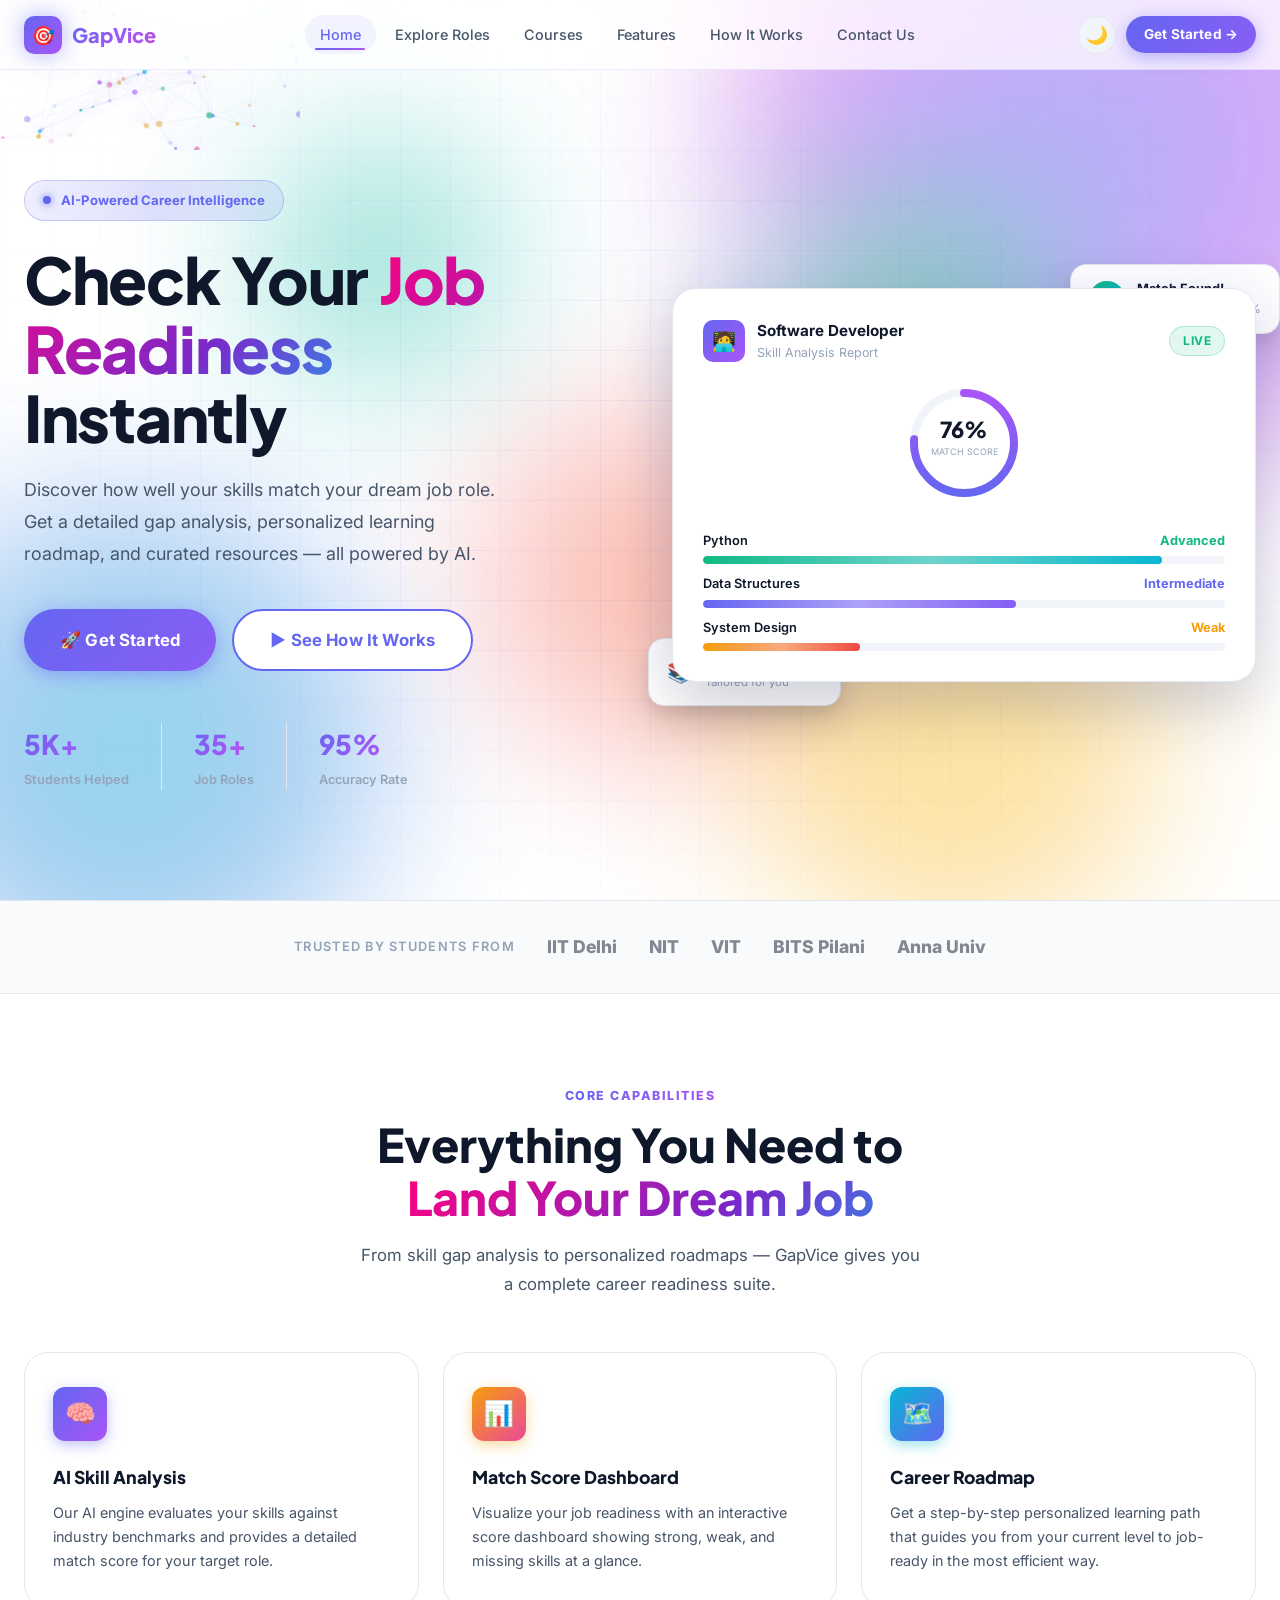
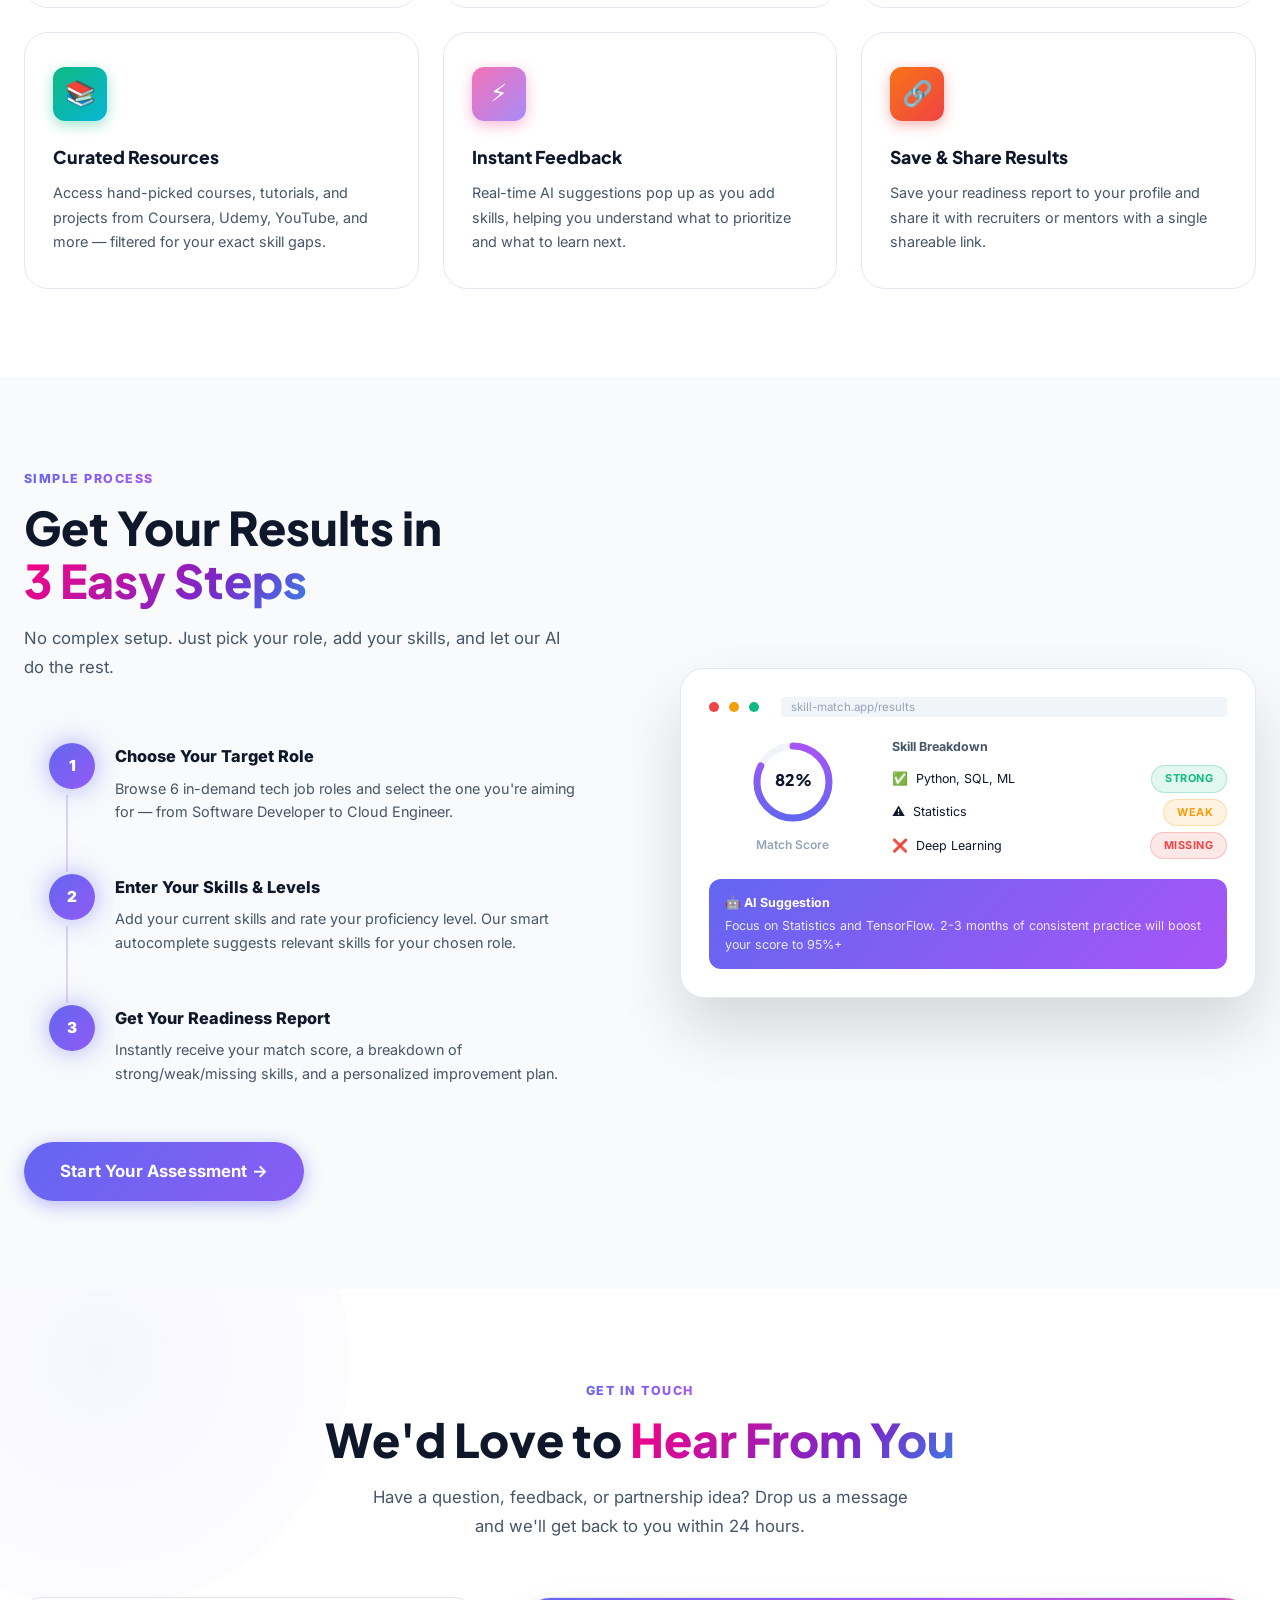
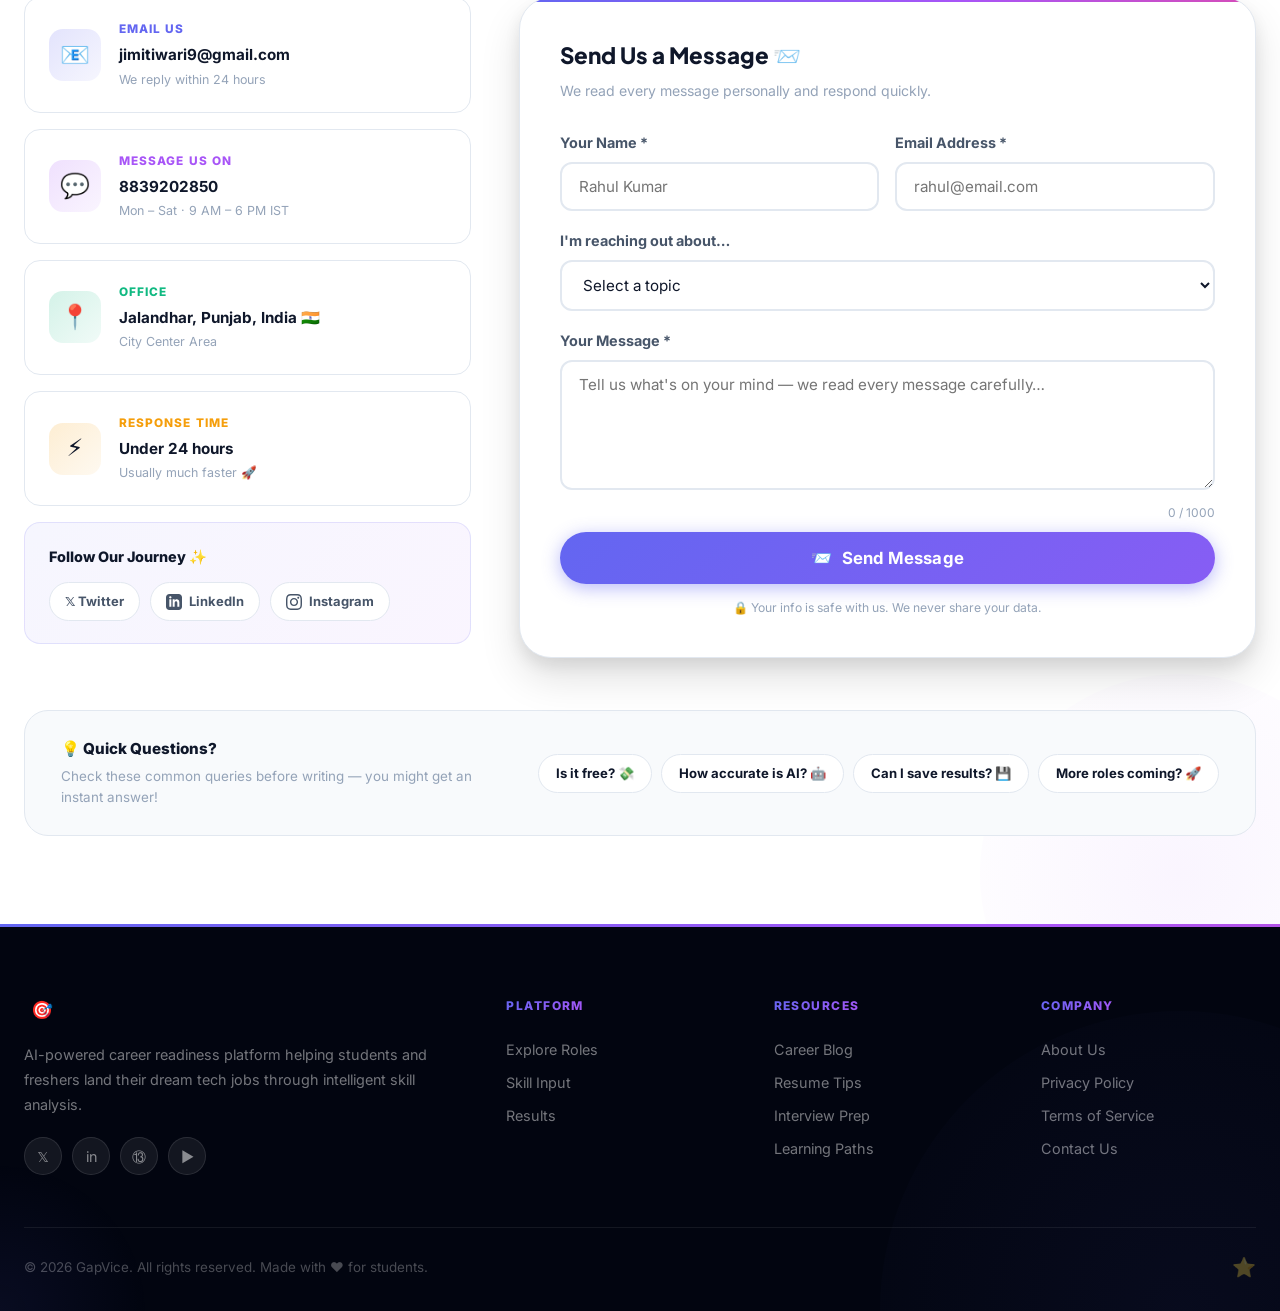
<file: index.html>
<!DOCTYPE html>
<html lang="en" data-theme="light">

<head>
  <meta charset="UTF-8" />
  <meta name="viewport" content="width=device-width, initial-scale=1.0" />
  <title>Gap Vice - Free AI Career Guidance & Skill Analysis Tool</title>
  <meta name="description"
    content="Gap Vice helps you evaluate your suitability for different job roles, identify skill gaps, and get personalized improvement suggestions." />
  <link rel="stylesheet" href="styles.css?v=3" />
  <link rel="icon"
    href="data:image/svg+xml,<svg xmlns='http://www.w3.org/2000/svg' viewBox='0 0 100 100'><text y='.9em' font-size='90'>🎯</text></svg>" />
</head>
<body>

  <!-- ══════════ NAVBAR ══════════ -->
  <nav class="navbar" id="navbar">
    <div class="nav-container">
      <a href="index.html" class="nav-logo">
        <div class="logo-icon">🎯</div>
        <span>GapVice </span>
      </a>
      <div class="nav-links">
        <a href="index.html" class="nav-link active">Home</a>
        <a href="roles.html" class="nav-link">Explore Roles</a>
        <a href="courses.html" class="nav-link">Courses</a>
        <a href="#features" class="nav-link">Features</a>
        <a href="#how-it-works" class="nav-link">How It Works</a>
        <a href="#contact" class="nav-link">Contact Us</a>
      </div>
      <div class="nav-actions">
        <button class="btn-dark-mode" id="themeToggle" title="Toggle dark mode">🌙</button>
        <a href="roles.html" class="btn btn-primary btn-sm">Get Started →</a>
        <button class="nav-hamburger" id="hamburger" aria-label="Menu">
          <span></span><span></span><span></span>
        </button>
      </div>
    </div>
  </nav>

  <!-- Mobile Menu -->
  <div class="mobile-menu" id="mobileMenu">
    <a href="index.html" class="mobile-nav-link">🏠 Home</a>
    <a href="roles.html" class="mobile-nav-link">💼 Explore Roles</a>
    <a href="courses.html" class="mobile-nav-link">📚 Courses</a>
    <a href="#features" class="mobile-nav-link">⚡ Features</a>
    <a href="#how-it-works" class="mobile-nav-link">🗺️ How It Works</a>
    <a href="#contact" class="mobile-nav-link">✉️ Contact Us</a>
  </div>

  <!-- ══════════ HERO ══════════ -->
  <section class="hero" id="hero">
    <div class="hero-bg">
      <canvas id="particles-canvas"></canvas>
      <div class="hero-blob hero-blob-1"></div>
      <div class="hero-blob hero-blob-2"></div>
      <div class="hero-blob hero-blob-3"></div>
      <div class="hero-blob hero-blob-4"></div>
      <div class="hero-blob hero-blob-5"></div>
      <div class="hero-blob hero-blob-6"></div>
      <div class="hero-grid-pattern"></div>
    </div>

    <div class="hero-content">
      <!-- Left Column -->
      <div class="hero-left">
        <div class="hero-badge">
          <span class="dot"></span>
          AI-Powered Career Intelligence
        </div>
        <h1 class="hero-title" id="dynamicHeroTitle">
          Check Your <span class="text-gradient">Job Readiness</span><br />Instantly
        </h1>
        <p class="hero-desc" id="dynamicHeroDesc">
          Discover how well your skills match your dream job role. Get a detailed gap analysis, personalized learning
          roadmap, and curated resources — all powered by AI.
        </p>
        <div class="hero-actions">
          <a href="roles.html" class="btn btn-primary btn-lg" id="cta-hero">
            🚀 Get Started
          </a>
          <a href="#how-it-works" class="btn btn-secondary btn-lg">
            ▶ See How It Works
          </a>
        </div>
        <div class="hero-stats">
          <div>
            <div class="hero-stat-value" id="dynamicHeroStatStudents">5K+</div>
            <div class="hero-stat-label">Students Helped</div>
          </div>
          <div style="width:1px;background:var(--border)"></div>
          <div>
            <div class="hero-stat-value" id="dynamicHeroStatRoles">35+</div>
            <div class="hero-stat-label">Job Roles</div>
          </div>
          <div style="width:1px;background:var(--border)"></div>
          <div>
            <div class="hero-stat-value" id="dynamicHeroStatAccuracy">95%</div>
            <div class="hero-stat-label">Accuracy Rate</div>
          </div>
        </div>
      </div>

      <!-- Right Column - Visual -->
      <div class="hero-visual">
        <!-- Float card top-right -->
        <div class="hero-card-float hero-card-float-1">
          <div
            style="width:36px;height:36px;border-radius:50%;background:linear-gradient(135deg,#10b981,#06b6d4);display:flex;align-items:center;justify-content:center;font-size:1.1rem;flex-shrink:0;">
            ✅</div>
          <div>
            <div style="font-size:.8rem;font-weight:700;">Match Found!</div>
            <div style="font-size:.75rem;color:var(--text-muted);">Data Scientist — 84%</div>
          </div>
        </div>

        <!-- Main Card -->
        <div class="hero-card-main">
          <div style="display:flex;align-items:center;gap:12px;margin-bottom:20px;">
            <div
              style="width:42px;height:42px;border-radius:10px;background:linear-gradient(135deg,#6366f1,#a855f7);display:flex;align-items:center;justify-content:center;font-size:1.2rem;">
              🧑‍💻</div>
            <div>
              <div style="font-weight:700;font-size:.95rem;">Software Developer</div>
              <div style="font-size:.78rem;color:var(--text-muted);">Skill Analysis Report</div>
            </div>
            <div class="badge badge-success" style="margin-left:auto;">Live</div>
          </div>

          <!-- Mini circular score -->
          <div style="text-align:center;margin:16px 0 20px;">
            <svg width="120" height="120" viewBox="0 0 120 120">
              <circle cx="60" cy="60" r="50" fill="none" stroke="var(--surface)" stroke-width="8" />
              <circle cx="60" cy="60" r="50" fill="none" stroke="url(#heroGrad)" stroke-width="8" stroke-linecap="round"
                stroke-dasharray="314" stroke-dashoffset="75" transform="rotate(-90 60 60)" />
              <defs>
                <linearGradient id="heroGrad" x1="0%" y1="0%" x2="100%" y2="0%">
                  <stop offset="0%" stop-color="#6366f1" />
                  <stop offset="100%" stop-color="#a855f7" />
                </linearGradient>
              </defs>
              <text x="60" y="55" text-anchor="middle" font-size="22" font-weight="800" fill="var(--text-primary)"
                font-family="'Plus Jakarta Sans',sans-serif">76%</text>
              <text x="60" y="72" text-anchor="middle" font-size="9" fill="var(--text-muted)"
                font-family="Inter,sans-serif">MATCH SCORE</text>
            </svg>
          </div>

          <!-- Skill bars -->
          <div style="display:flex;flex-direction:column;gap:10px;">
            <div>
              <div style="display:flex;justify-content:space-between;font-size:.8rem;margin-bottom:5px;"><span
                  style="font-weight:600;">Python</span><span
                  style="color:var(--success);font-weight:700;">Advanced</span></div>
              <div class="progress-bar-wrap">
                <div class="progress-bar-fill" style="width:88%;background:linear-gradient(90deg,#10b981,#06b6d4);">
                </div>
              </div>
            </div>
            <div>
              <div style="display:flex;justify-content:space-between;font-size:.8rem;margin-bottom:5px;"><span
                  style="font-weight:600;">Data Structures</span><span
                  style="color:var(--primary);font-weight:700;">Intermediate</span></div>
              <div class="progress-bar-wrap">
                <div class="progress-bar-fill" style="width:60%;"></div>
              </div>
            </div>
            <div>
              <div style="display:flex;justify-content:space-between;font-size:.8rem;margin-bottom:5px;"><span
                  style="font-weight:600;">System Design</span><span
                  style="color:var(--warning);font-weight:700;">Weak</span></div>
              <div class="progress-bar-wrap">
                <div class="progress-bar-fill" style="width:30%;background:linear-gradient(90deg,#f59e0b,#ef4444);">
                </div>
              </div>
            </div>
          </div>
        </div>

        <!-- Float card bottom-left -->
        <div class="hero-card-float hero-card-float-2">
          <div style="font-size:1.3rem;">📚</div>
          <div>
            <div style="font-size:.78rem;font-weight:700;">3 Resources Found</div>
            <div style="font-size:.72rem;color:var(--text-muted);">Tailored for you</div>
          </div>
        </div>
      </div>
    </div>
  </section>

  <!-- ══════════ TRUSTED BY ══════════ -->
  <section
    style="padding:32px 0;border-top:1px solid var(--border);border-bottom:1px solid var(--border);background:var(--bg-secondary);">
    <div class="container">
      <div style="display:flex;align-items:center;gap:32px;flex-wrap:wrap;justify-content:center;">
        <span
          style="font-size:.8rem;font-weight:600;color:var(--text-muted);text-transform:uppercase;letter-spacing:.1em;">Trusted
          by students from</span>
        <div style="display:flex;gap:32px;flex-wrap:wrap;align-items:center;opacity:.5;">
          <span style="font-weight:800;font-size:1.1rem;">IIT Delhi</span>
          <span style="font-weight:800;font-size:1.1rem;">NIT</span>
          <span style="font-weight:800;font-size:1.1rem;">VIT</span>
          <span style="font-weight:800;font-size:1.1rem;">BITS Pilani</span>
          <span style="font-weight:800;font-size:1.1rem;">Anna Univ</span>
        </div>
      </div>
    </div>
  </section>

  <!-- ══════════ FEATURES ══════════ -->
  <section class="section" id="features">
    <div class="container">
      <div class="text-center" style="margin-bottom:52px;">
        <div class="section-label reveal">Core Capabilities</div>
        <h2 class="section-title reveal animate-delay-1">Everything You Need to<br /><span class="text-gradient">Land
            Your Dream Job</span></h2>
        <p class="section-desc reveal animate-delay-2" style="margin:0 auto;">From skill gap analysis to personalized
          roadmaps — GapVice gives you a complete career readiness suite.</p>
      </div>
      <div class="features-grid">
        <div class="feature-card reveal">
          <div class="feature-icon feature-icon-1">🧠</div>
          <div class="feature-title">AI Skill Analysis</div>
          <div class="feature-desc">Our AI engine evaluates your skills against industry benchmarks and provides a
            detailed match score for your target role.</div>
        </div>
        <div class="feature-card reveal animate-delay-1">
          <div class="feature-icon feature-icon-2">📊</div>
          <div class="feature-title">Match Score Dashboard</div>
          <div class="feature-desc">Visualize your job readiness with an interactive score dashboard showing strong,
            weak, and missing skills at a glance.</div>
        </div>
        <div class="feature-card reveal animate-delay-2">
          <div class="feature-icon feature-icon-3">🗺️</div>
          <div class="feature-title">Career Roadmap</div>
          <div class="feature-desc">Get a step-by-step personalized learning path that guides you from your current
            level to job-ready in the most efficient way.</div>
        </div>
        <div class="feature-card reveal animate-delay-3">
          <div class="feature-icon feature-icon-4">📚</div>
          <div class="feature-title">Curated Resources</div>
          <div class="feature-desc">Access hand-picked courses, tutorials, and projects from Coursera, Udemy, YouTube,
            and more — filtered for your exact skill gaps.</div>
        </div>
        <div class="feature-card reveal animate-delay-4">
          <div class="feature-icon feature-icon-5">⚡</div>
          <div class="feature-title">Instant Feedback</div>
          <div class="feature-desc">Real-time AI suggestions pop up as you add skills, helping you understand what to
            prioritize and what to learn next.</div>
        </div>
        <div class="feature-card reveal animate-delay-5">
          <div class="feature-icon feature-icon-6">🔗</div>
          <div class="feature-title">Save & Share Results</div>
          <div class="feature-desc">Save your readiness report to your profile and share it with recruiters or mentors
            with a single shareable link.</div>
        </div>
      </div>
    </div>
  </section>

  <!-- ══════════ HOW IT WORKS ══════════ -->
  <section class="section" id="how-it-works" style="background:var(--bg-secondary);">
    <div class="container">
      <div class="how-it-works-grid">
        <div>
          <div class="section-label reveal">Simple Process</div>
          <h2 class="section-title reveal animate-delay-1">Get Your Results in<br /><span class="text-gradient">3 Easy
              Steps</span></h2>
          <p class="section-desc reveal animate-delay-2">No complex setup. Just pick your role, add your skills, and let
            our AI do the rest.</p>
          <div style="margin-top:36px;">
            <div class="how-step reveal animate-delay-1">
              <div class="how-step-num">1</div>
              <div>
                <div class="how-step-title">Choose Your Target Role</div>
                <div class="how-step-desc">Browse 6 in-demand tech job roles and select the one you're aiming for — from
                  Software Developer to Cloud Engineer.</div>
              </div>
            </div>
            <div class="how-step reveal animate-delay-2">
              <div class="how-step-num">2</div>
              <div>
                <div class="how-step-title">Enter Your Skills & Levels</div>
                <div class="how-step-desc">Add your current skills and rate your proficiency level. Our smart
                  autocomplete suggests relevant skills for your chosen role.</div>
              </div>
            </div>
            <div class="how-step reveal animate-delay-3" style="margin-bottom:0;">
              <div class="how-step-num">3</div>
              <div>
                <div class="how-step-title">Get Your Readiness Report</div>
                <div class="how-step-desc">Instantly receive your match score, a breakdown of strong/weak/missing
                  skills, and a personalized improvement plan.</div>
              </div>
            </div>
          </div>
          <div style="margin-top:32px;" class="reveal animate-delay-4">
            <a href="roles.html" class="btn btn-primary btn-lg">Start Your Assessment →</a>
          </div>
        </div>
        <div class="reveal animate-delay-2">
          <!-- Visual mockup of Results Page -->
          <div
            style="background:var(--bg-card);border:1px solid var(--border);border-radius:var(--radius-lg);padding:28px;box-shadow:var(--shadow-xl);">
            <div style="display:flex;align-items:center;gap:10px;margin-bottom:20px;">
              <div style="width:10px;height:10px;border-radius:50%;background:#ef4444;"></div>
              <div style="width:10px;height:10px;border-radius:50%;background:#f59e0b;"></div>
              <div style="width:10px;height:10px;border-radius:50%;background:#10b981;"></div>
              <div
                style="flex:1;background:var(--surface);border-radius:4px;height:20px;margin-left:12px;display:flex;align-items:center;padding:0 10px;font-size:.72rem;color:var(--text-muted);">
                skill-match.app/results</div>
            </div>
            <div style="display:flex;gap:16px;margin-bottom:20px;">
              <div style="text-align:center;flex:1;">
                <svg width="90" height="90" viewBox="0 0 90 90">
                  <circle cx="45" cy="45" r="36" fill="none" stroke="var(--surface)" stroke-width="7" />
                  <circle cx="45" cy="45" r="36" fill="none" stroke="url(#g1)" stroke-width="7" stroke-linecap="round"
                    stroke-dasharray="226" stroke-dashoffset="40" transform="rotate(-90 45 45)" />
                  <defs>
                    <linearGradient id="g1" x1="0%" y1="0%" x2="100%">
                      <stop offset="0%" stop-color="#6366f1" />
                      <stop offset="100%" stop-color="#a855f7" />
                    </linearGradient>
                  </defs>
                  <text x="45" y="49" text-anchor="middle" font-size="16" font-weight="800" fill="var(--text-primary)"
                    font-family="'Plus Jakarta Sans',sans-serif">82%</text>
                </svg>
                <div style="font-size:.75rem;color:var(--text-muted);font-weight:600;">Match Score</div>
              </div>
              <div style="flex:2;">
                <div style="font-size:.78rem;font-weight:700;margin-bottom:8px;color:var(--text-secondary);">Skill
                  Breakdown</div>
                <div style="display:flex;flex-direction:column;gap:6px;">
                  <div style="display:flex;align-items:center;gap:8px;"><span style="font-size:.8rem;">✅</span><span
                      style="font-size:.78rem;flex:1;">Python, SQL, ML</span><span class="badge badge-success"
                      style="font-size:.68rem;">Strong</span></div>
                  <div style="display:flex;align-items:center;gap:8px;"><span style="font-size:.8rem;">⚠️</span><span
                      style="font-size:.78rem;flex:1;">Statistics</span><span class="badge badge-warning"
                      style="font-size:.68rem;">Weak</span></div>
                  <div style="display:flex;align-items:center;gap:8px;"><span style="font-size:.8rem;">❌</span><span
                      style="font-size:.78rem;flex:1;">Deep Learning</span><span class="badge badge-danger"
                      style="font-size:.68rem;">Missing</span></div>
                </div>
              </div>
            </div>
            <div
              style="background:linear-gradient(135deg,#6366f1,#a855f7);border-radius:var(--radius);padding:14px 16px;color:#fff;">
              <div style="font-size:.78rem;font-weight:700;margin-bottom:4px;">🤖 AI Suggestion</div>
              <div style="font-size:.78rem;opacity:.85;line-height:1.5;">Focus on Statistics and TensorFlow. 2-3 months
                of consistent practice will boost your score to 95%+</div>
            </div>
          </div>
        </div>
      </div>
    </div>
  </section>





  <!-- ══════════ CONTACT US ══════════ -->
  <section class="section" id="contact" style="background:var(--bg);position:relative;overflow:hidden;">

    <!-- Ambient orbs -->
    <div
      style="position:absolute;width:500px;height:500px;border-radius:50%;background:radial-gradient(circle,rgba(99,102,241,.06),transparent);top:-180px;left:-150px;pointer-events:none;">
    </div>
    <div
      style="position:absolute;width:400px;height:400px;border-radius:50%;background:radial-gradient(circle,rgba(168,85,247,.06),transparent);bottom:-150px;right:-100px;pointer-events:none;animation:float 7s ease-in-out infinite;">
    </div>

    <div class="container" style="position:relative;z-index:1;">

      <!-- Header -->
      <div class="text-center" style="margin-bottom:56px;">
        <div class="section-label reveal">Get In Touch</div>
        <h2 class="section-title reveal animate-delay-1">We'd Love to <span class="text-gradient">Hear From You</span>
        </h2>
        <p class="section-desc reveal animate-delay-2" style="margin:0 auto;">Have a question, feedback, or partnership
          idea? Drop us a message and we'll get back to you within 24 hours.</p>
      </div>

      <div class="contact-grid">

        <!-- LEFT: Info Cards -->
        <div style="display:flex;flex-direction:column;gap:16px;" class="reveal-left">

          <a href="mailto:jimitiwari9@gmil.com" id="dynamicEmailLink"
            style="display:flex;align-items:center;gap:18px;padding:22px 24px;background:var(--bg-card);border:1px solid var(--border);border-radius:var(--radius-md);transition:all .35s cubic-bezier(.34,1.56,.64,1);"
            onmouseover="this.style.transform='translateX(8px)';this.style.borderColor='rgba(99,102,241,.35)';this.style.boxShadow='0 10px 30px rgba(99,102,241,.1)'"
            onmouseout="this.style.transform='';this.style.borderColor='';this.style.boxShadow=''">
            <div
              style="width:52px;height:52px;border-radius:14px;background:linear-gradient(135deg,rgba(99,102,241,.18),rgba(99,102,241,.06));display:flex;align-items:center;justify-content:center;font-size:1.5rem;flex-shrink:0;">
              📧</div>
            <div>
              <div
                style="font-size:.74rem;font-weight:800;text-transform:uppercase;letter-spacing:.09em;color:var(--primary);margin-bottom:4px;">
                Email Us</div>
              <div style="font-weight:700;font-size:.95rem;color:var(--text-primary);" id="dynamicEmailText">
                jimitiwari9@gmail.com</div>
              <div style="font-size:.78rem;color:var(--text-muted);margin-top:2px;">We reply within 24 hours</div>
            </div>
          </a>

          <div
            style="display:flex;align-items:center;gap:18px;padding:22px 24px;background:var(--bg-card);border:1px solid var(--border);border-radius:var(--radius-md);transition:all .35s cubic-bezier(.34,1.56,.64,1);"
            onmouseover="this.style.transform='translateX(8px)';this.style.borderColor='rgba(168,85,247,.35)';this.style.boxShadow='0 10px 30px rgba(168,85,247,.1)'"
            onmouseout="this.style.transform='';this.style.borderColor='';this.style.boxShadow=''">
            <div
              style="width:52px;height:52px;border-radius:14px;background:linear-gradient(135deg,rgba(168,85,247,.18),rgba(168,85,247,.06));display:flex;align-items:center;justify-content:center;font-size:1.5rem;flex-shrink:0;">
              💬</div>
            <div>
              <div
                style="font-size:.74rem;font-weight:800;text-transform:uppercase;letter-spacing:.09em;color:var(--secondary);margin-bottom:4px;">
                Message Us on</div>
              <div style="font-weight:700;font-size:.95rem;">8839202850</div>
              <div style="font-size:.78rem;color:var(--text-muted);margin-top:2px;">Mon – Sat · 9 AM – 6 PM IST</div>
            </div>
          </div>

          <div
            style="display:flex;align-items:center;gap:18px;padding:22px 24px;background:var(--bg-card);border:1px solid var(--border);border-radius:var(--radius-md);transition:all .35s cubic-bezier(.34,1.56,.64,1);"
            onmouseover="this.style.transform='translateX(8px)';this.style.borderColor='rgba(16,185,129,.35)';this.style.boxShadow='0 10px 30px rgba(16,185,129,.1)'"
            onmouseout="this.style.transform='';this.style.borderColor='';this.style.boxShadow=''">
            <div
              style="width:52px;height:52px;border-radius:14px;background:linear-gradient(135deg,rgba(16,185,129,.18),rgba(16,185,129,.06));display:flex;align-items:center;justify-content:center;font-size:1.5rem;flex-shrink:0;">
              📍</div>
            <div>
              <div
                style="font-size:.74rem;font-weight:800;text-transform:uppercase;letter-spacing:.09em;color:var(--success);margin-bottom:4px;">
                Office</div>
              <div style="font-weight:700;font-size:.95rem;" id="dynamicAddressText">Jalandhar, Punjab, India 🇮🇳</div>
              <div style="font-size:.78rem;color:var(--text-muted);margin-top:2px;">City Center Area</div>
            </div>
          </div>

          <div
            style="display:flex;align-items:center;gap:18px;padding:22px 24px;background:var(--bg-card);border:1px solid var(--border);border-radius:var(--radius-md);transition:all .35s cubic-bezier(.34,1.56,.64,1);"
            onmouseover="this.style.transform='translateX(8px)';this.style.borderColor='rgba(245,158,11,.35)';this.style.boxShadow='0 10px 30px rgba(245,158,11,.1)'"
            onmouseout="this.style.transform='';this.style.borderColor='';this.style.boxShadow=''">
            <div
              style="width:52px;height:52px;border-radius:14px;background:linear-gradient(135deg,rgba(245,158,11,.18),rgba(245,158,11,.06));display:flex;align-items:center;justify-content:center;font-size:1.5rem;flex-shrink:0;">
              ⚡</div>
            <div>
              <div
                style="font-size:.74rem;font-weight:800;text-transform:uppercase;letter-spacing:.09em;color:var(--warning);margin-bottom:4px;">
                Response Time</div>
              <div style="font-weight:700;font-size:.95rem;">Under 24 hours</div>
              <div style="font-size:.78rem;color:var(--text-muted);margin-top:2px;">Usually much faster 🚀</div>
            </div>
          </div>

          <!-- Social row -->
          <div
            style="padding:22px 24px;background:linear-gradient(135deg,rgba(99,102,241,.06),rgba(168,85,247,.06));border:1px solid rgba(99,102,241,.15);border-radius:var(--radius-md);">
            <div style="font-weight:800;font-size:.9rem;margin-bottom:14px;">Follow Our Journey ✨</div>
            <div style="display:flex;gap:10px;flex-wrap:wrap;">
              <a href="#"
                style="display:flex;align-items:center;gap:7px;padding:8px 15px;border-radius:var(--radius-full);background:var(--bg-card);border:1px solid var(--border);font-size:.81rem;font-weight:700;color:var(--text-secondary);transition:all .3s cubic-bezier(.34,1.56,.64,1);"
                onmouseover="this.style.background='#1d9bf0';this.style.color='#fff';this.style.borderColor='transparent';this.style.transform='translateY(-3px)';this.style.boxShadow='0 6px 16px rgba(29,155,240,.4)'"
                onmouseout="this.style.background='';this.style.color='';this.style.borderColor='';this.style.transform='';this.style.boxShadow=''">𝕏
                Twitter</a>
              <a href="#" id="dynamicLinkedIn"
                style="display:flex;align-items:center;gap:7px;padding:8px 15px;border-radius:var(--radius-full);background:var(--bg-card);border:1px solid var(--border);font-size:.81rem;font-weight:700;color:var(--text-secondary);transition:all .3s cubic-bezier(.34,1.56,.64,1);"
                onmouseover="this.style.background='#0a66c2';this.style.color='#fff';this.style.borderColor='transparent';this.style.transform='translateY(-3px)';this.style.boxShadow='0 6px 16px rgba(10,102,194,.4)'"
                onmouseout="this.style.background='';this.style.color='';this.style.borderColor='';this.style.transform='';this.style.boxShadow=''">
                <svg width="16" height="16" viewBox="0 0 24 24" fill="currentColor">
                  <path
                    d="M19 0h-14c-2.761 0-5 2.239-5 5v14c0 2.761 2.239 5 5 5h14c2.762 0 5-2.239 5-5v-14c0-2.761-2.238-5-5-5zm-11 19h-3v-11h3v11zm-1.5-12.268c-.966 0-1.75-.79-1.75-1.764s.784-1.764 1.75-1.764 1.75.79 1.75 1.764-.783 1.764-1.75 1.764zm13.5 12.268h-3v-5.604c0-3.368-4-3.113-4 0v5.604h-3v-11h3v1.765c1.396-2.586 7-2.777 7 2.476v6.759z" />
                </svg>
                LinkedIn</a>
              <a href="#" id="dynamicInstagram"
                style="display:flex;align-items:center;gap:7px;padding:8px 15px;border-radius:var(--radius-full);background:var(--bg-card);border:1px solid var(--border);font-size:.81rem;font-weight:700;color:var(--text-secondary);transition:all .3s cubic-bezier(.34,1.56,.64,1);"
                onmouseover="this.style.background='#e1306c';this.style.color='#fff';this.style.borderColor='transparent';this.style.transform='translateY(-3px)';this.style.boxShadow='0 6px 16px rgba(225,48,108,.4)'"
                onmouseout="this.style.background='';this.style.color='';this.style.borderColor='';this.style.transform='';this.style.boxShadow=''">
                <svg width="16" height="16" viewBox="0 0 24 24" fill="currentColor">
                  <path
                    d="M12 2.163c3.204 0 3.584.012 4.85.07 3.252.148 4.771 1.691 4.919 4.919.058 1.265.069 1.645.069 4.849 0 3.205-.012 3.584-.069 4.849-.149 3.225-1.664 4.771-4.919 4.919-1.266.058-1.644.07-4.85.07-3.204 0-3.584-.012-4.849-.07-3.26-.149-4.771-1.699-4.919-4.92-.058-1.265-.07-1.644-.07-4.849 0-3.204.013-3.583.07-4.849.149-3.227 1.664-4.771 4.919-4.919 1.266-.057 1.645-.069 4.849-.069zm0-2.163c-3.259 0-3.667.014-4.947.072-4.358.2-6.78 2.618-6.98 6.98-.059 1.281-.073 1.689-.073 4.948 0 3.259.014 3.668.072 4.948.2 4.358 2.618 6.78 6.98 6.98 1.281.058 1.689.072 4.948.072 3.259 0 3.668-.014 4.948-.072 4.354-.2 6.782-2.618 6.979-6.98.059-1.28.073-1.689.073-4.948 0-3.259-.014-3.667-.072-4.947-.196-4.354-2.617-6.78-6.979-6.98-1.281-.059-1.69-.073-4.949-.073zm0 5.838c-3.403 0-6.162 2.759-6.162 6.162s2.759 6.163 6.162 6.163 6.162-2.759 6.162-6.163c0-3.403-2.759-6.162-6.162-6.162zm0 10.162c-2.209 0-4-1.79-4-4 0-2.209 1.791-4 4-4s4 1.791 4 4c0 2.21-1.791 4-4 4zm6.406-11.845c-.796 0-1.441.645-1.441 1.44s.645 1.44 1.441 1.44c.795 0 1.439-.645 1.439-1.44s-.644-1.44-1.439-1.44z" />
                </svg>
                Instagram</a>
            </div>
          </div>

        </div>

        <!-- RIGHT: Contact Form -->
        <div class="reveal-right">
          <div
            style="background:var(--bg-card);border:1px solid var(--border);border-radius:var(--radius-xl);padding:40px;box-shadow:var(--shadow-lg);position:relative;overflow:hidden;">

            <!-- Animated top border -->
            <div
              style="position:absolute;top:0;left:0;right:0;height:4px;background:linear-gradient(90deg,#6366f1,#a855f7,#ec4899,#06b6d4,#10b981,#6366f1);background-size:300%;animation:gradientMove 3s ease infinite;border-radius:4px 4px 0 0;">
            </div>

            <div style="margin-bottom:28px;">
              <h3 style="font-family:var(--font-display);font-weight:900;font-size:1.4rem;margin-bottom:6px;">Send Us a
                Message 📨</h3>
              <p style="font-size:.88rem;color:var(--text-muted);">We read every message personally and respond quickly.
              </p>
            </div>

            <form id="contactForm" onsubmit="submitContact(event)" novalidate>

              <!-- Name + Email -->
              <div style="display:grid;grid-template-columns:1fr 1fr;gap:16px;margin-bottom:18px;">
                <div class="form-group" style="margin:0;">
                  <label class="form-label" for="ctName">Your Name *</label>
                  <input type="text" id="ctName" class="form-input" placeholder="Rahul Kumar" required />
                </div>
                <div class="form-group" style="margin:0;">
                  <label class="form-label" for="ctEmail">Email Address *</label>
                  <input type="email" id="ctEmail" class="form-input" placeholder="rahul@email.com" required />
                </div>
              </div>

              <!-- Topic -->
              <div class="form-group" style="margin-bottom:18px;">
                <label class="form-label" for="ctSubject">I'm reaching out about…</label>
                <select id="ctSubject" class="form-select">
                  <option value="">Select a topic</option>
                  <option value="feedback">💬 Product Feedback</option>
                  <option value="bug">🐛 Report a Bug</option>
                  <option value="feature">💡 Feature Request</option>
                  <option value="partnership">🤝 Partnership / Collaboration</option>
                  <option value="career">🎓 Career Guidance</option>
                  <option value="other">📩 Other</option>
                </select>
              </div>

              <!-- Message -->
              <div class="form-group" style="margin-bottom:10px;">
                <label class="form-label" for="ctMessage">Your Message *</label>
                <textarea id="ctMessage" class="form-textarea" rows="5"
                  placeholder="Tell us what's on your mind — we read every message carefully…"
                  style="resize:vertical;min-height:130px;"
                  oninput="document.getElementById('charCount').textContent=this.value.length+' / 1000';this.value=this.value.slice(0,1000);"
                  required></textarea>
                <div style="display:flex;justify-content:flex-end;margin-top:5px;">
                  <span id="charCount" style="font-size:.75rem;color:var(--text-muted);">0 / 1000</span>
                </div>
              </div>

              <!-- Error / Success banners -->
              <div id="ctError"
                style="display:none;padding:12px 16px;background:rgba(239,68,68,.08);border:1px solid rgba(239,68,68,.2);border-radius:var(--radius);color:var(--danger);font-size:.86rem;font-weight:600;margin-bottom:16px;">
                ⚠️ Please fill in your name, a valid email, and a message.
              </div>
              <div id="ctSuccess"
                style="display:none;padding:16px 20px;background:rgba(16,185,129,.08);border:1px solid rgba(16,185,129,.25);border-radius:var(--radius);color:var(--success);font-size:.9rem;font-weight:700;margin-bottom:16px;text-align:center;animation:bounceIn .5s cubic-bezier(.34,1.56,.64,1);">
                🎉 Message sent! We'll reply within 24 hours.
              </div>

              <!-- Submit -->
              <button type="submit" class="btn btn-primary btn-lg" id="ctSubmitBtn"
                style="width:100%;justify-content:center;gap:10px;">
                <span id="ctBtnIcon">📨</span>
                <span id="ctBtnText">Send Message</span>
              </button>

              <p style="text-align:center;margin-top:14px;font-size:.76rem;color:var(--text-muted);">🔒 Your info is
                safe with us. We never share your data.</p>
            </form>
          </div>
        </div>

      </div>

      <!-- FAQ Quick Chips -->
      <div
        style="margin-top:52px;padding:26px 36px;background:var(--bg-secondary);border:1px solid var(--border);border-radius:var(--radius-lg);display:flex;align-items:center;gap:24px;flex-wrap:wrap;"
        class="reveal">
        <div style="flex:1;min-width:200px;">
          <div style="font-weight:800;font-size:.95rem;margin-bottom:4px;">💡 Quick Questions?</div>
          <div style="font-size:.84rem;color:var(--text-muted);">Check these common queries before writing — you might
            get an instant answer!</div>
        </div>
        <div style="display:flex;gap:9px;flex-wrap:wrap;flex-shrink:0;">
          <div
            style="padding:8px 17px;border:1.5px solid var(--border);border-radius:var(--radius-full);font-size:.82rem;font-weight:700;background:var(--bg-card);cursor:pointer;transition:all .3s cubic-bezier(.34,1.56,.64,1);"
            onmouseover="this.style.borderColor='#6366f1';this.style.color='#6366f1';this.style.transform='translateY(-3px)';this.style.boxShadow='0 4px 14px rgba(99,102,241,.2)'"
            onmouseout="this.style.borderColor='';this.style.color='';this.style.transform='';this.style.boxShadow=''"
            onclick="showFAQ('free')">
            Is it free? 💸</div>
          <div
            style="padding:8px 17px;border:1.5px solid var(--border);border-radius:var(--radius-full);font-size:.82rem;font-weight:700;background:var(--bg-card);cursor:pointer;transition:all .3s cubic-bezier(.34,1.56,.64,1);"
            onmouseover="this.style.borderColor='#a855f7';this.style.color='#a855f7';this.style.transform='translateY(-3px)';this.style.boxShadow='0 4px 14px rgba(168,85,247,.2)'"
            onmouseout="this.style.borderColor='';this.style.color='';this.style.transform='';this.style.boxShadow=''"
            onclick="showFAQ('accuracy')">
            How accurate is AI? 🤖</div>
          <div
            style="padding:8px 17px;border:1.5px solid var(--border);border-radius:var(--radius-full);font-size:.82rem;font-weight:700;background:var(--bg-card);cursor:pointer;transition:all .3s cubic-bezier(.34,1.56,.64,1);"
            onmouseover="this.style.borderColor='#06b6d4';this.style.color='#06b6d4';this.style.transform='translateY(-3px)';this.style.boxShadow='0 4px 14px rgba(6,182,212,.2)'"
            onmouseout="this.style.borderColor='';this.style.color='';this.style.transform='';this.style.boxShadow=''"
            onclick="showFAQ('save')">
            Can I save results? 💾</div>
          <div
            style="padding:8px 17px;border:1.5px solid var(--border);border-radius:var(--radius-full);font-size:.82rem;font-weight:700;background:var(--bg-card);cursor:pointer;transition:all .3s cubic-bezier(.34,1.56,.64,1);"
            onmouseover="this.style.borderColor='#10b981';this.style.color='#10b981';this.style.transform='translateY(-3px)';this.style.boxShadow='0 4px 14px rgba(16,185,129,.2)'"
            onmouseout="this.style.borderColor='';this.style.color='';this.style.transform='';this.style.boxShadow=''"
            onclick="showFAQ('roles')">
            More roles coming? 🚀</div>
        </div>
      </div>

    </div>
  </section>

  <!-- ══════════ FOOTER ══════════ -->
  <footer class="footer">
    <div class="container">
      <div class="footer-grid">
        <div>
          <div style="display:flex;align-items:center;gap:10px;margin-bottom:12px;">
            <div
              style="width:36px;height:36px;background:var(--gradient-primary);border-radius:8px;display:flex;align-items:center;justify-content:center;font-size:1.1rem;">
              🎯</div>
            <span
              style="font-family:var(--font-display);font-weight:800;font-size:1.1rem;background:var(--gradient-primary);-webkit-background-clip:text;-webkit-text-fill-color:transparent;background-clip:text;">GapVice
              AI</span>
          </div>
          <div class="footer-brand-desc">AI-powered career readiness platform helping students and freshers land their
            dream tech jobs through intelligent skill analysis.</div>
          <div class="footer-social" style="margin-top:20px;">
            <a href="#" class="footer-social-btn">𝕏</a>
            <a href="#" class="footer-social-btn">in</a>
            <a href="#" class="footer-social-btn" title="Instagram">⑬</a>
            <a href="#" class="footer-social-btn">▶</a>
          </div>
        </div>
        <div>
          <div class="footer-col-title">Platform</div>
          <a href="roles.html" class="footer-link">Explore Roles</a>
          <a href="skills.html" class="footer-link">Skill Input</a>
          <a href="results.html" class="footer-link">Results</a>
        </div>
        <div>
          <div class="footer-col-title">Resources</div>
          <a href="#" class="footer-link">Career Blog</a>
          <a href="#" class="footer-link">Resume Tips</a>
          <a href="#" class="footer-link">Interview Prep</a>
          <a href="#" class="footer-link">Learning Paths</a>
        </div>
        <div>
          <div class="footer-col-title">Company</div>
          <a href="#" class="footer-link">About Us</a>
          <a href="#" class="footer-link">Privacy Policy</a>
          <a href="#" class="footer-link">Terms of Service</a>
          <a href="#contact" class="footer-link">Contact Us</a>
        </div>
      </div>
      <div class="footer-bottom">
        <div class="footer-copy">© 2026 GapVice. All rights reserved. Made with ❤️ for students.</div>
        <div style="display:flex; align-items:center; gap:16px;">

          <a href="admin.html"
            style="font-size: 1.2rem; text-decoration: none; color: rgba(255,255,255,0.3); transition: transform 0.3s, color 0.3s;"
            onmouseover="this.style.color='#D4A017'; this.style.transform='scale(1.2)'"
            onmouseout="this.style.color='rgba(255,255,255,0.3)'; this.style.transform='scale(1)'"
            title="Admin Dashboard">⭐</a>
        </div>
      </div>
    </div>
  </footer>

  <!-- Toast Container -->
  <div class="toast-container" id="toastContainer"></div>

  <!-- FAQ Modal -->
  <div id="faqModal"
    style="display:none;position:fixed;top:0;left:0;width:100%;height:100%;background:rgba(0,0,0,0.5);z-index:9999;align-items:center;justify-content:center;backdrop-filter:blur(4px);">
    <div
      style="background:var(--bg);border:1px solid var(--border);border-radius:var(--radius-xl);padding:32px;max-width:400px;width:90%;box-shadow:var(--shadow-xl);position:relative;animation:bounceIn 0.4s cubic-bezier(0.34, 1.56, 0.64, 1);">
      <button onclick="document.getElementById('faqModal').style.display='none'"
        style="position:absolute;top:16px;right:16px;background:none;border:none;font-size:1.5rem;cursor:pointer;color:var(--text-muted);">&times;</button>
      <div id="faqIcon" style="font-size:2.5rem;margin-bottom:16px;"></div>
      <h3 id="faqTitle" style="font-size:1.2rem;margin-bottom:12px;font-weight:800;"></h3>
      <p id="faqAnswer" style="font-size:0.95rem;color:var(--text-secondary);line-height:1.6;"></p>
    </div>
  </div>

  <script src="app.js?v=2"></script>
  <script>
    /* ── Contact Form ── */
    function submitContact(e) {
      e.preventDefault();
      const name = document.getElementById('ctName').value.trim();
      const email = document.getElementById('ctEmail').value.trim();
      const message = document.getElementById('ctMessage').value.trim();
      const subject = document.getElementById('ctSubject').value;
      const errEl = document.getElementById('ctError');
      const sucEl = document.getElementById('ctSuccess');
      const btn = document.getElementById('ctSubmitBtn');
      const btnIcon = document.getElementById('ctBtnIcon');
      const btnText = document.getElementById('ctBtnText');

      // Validate
      const emailOk = /^[^\s@]+@[^\s@]+\.[^\s@]+$/.test(email);
      if (!name || !emailOk || !message) {
        errEl.style.display = 'block';
        sucEl.style.display = 'none';
        // Shake animation on fields
        ['ctName', 'ctEmail', 'ctMessage'].forEach(id => {
          const el = document.getElementById(id);
          if (!el.value.trim() || (id === 'ctEmail' && !emailOk)) {
            el.classList.add('error');
            el.style.animation = 'none';
            el.style.borderColor = 'var(--danger)';
            setTimeout(() => { el.classList.remove('error'); el.style.borderColor = ''; }, 2000);
          }
        });
        return;
      }

      errEl.style.display = 'none';

      // Loading state
      btn.disabled = true;
      btnIcon.textContent = '⏳';
      btnText.textContent = 'Preparing...';
      btn.style.opacity = '.85';

      const phone = "918839202850";
      const whatsappMessage = `Hello team GapVice this is:
*Name:* ${name}
*Email:* ${email}
*Topic:* ${subject || 'Not specified'}
*Message:* ${message}`;

      const whatsappUrl = `https://wa.me/${phone}?text=${encodeURIComponent(whatsappMessage)}`;
      window.open(whatsappUrl, '_blank');

      // Update UI
      setTimeout(() => {
        btnIcon.textContent = '✅';
        btnText.textContent = 'Redirected!';
        btn.style.background = 'linear-gradient(135deg,#10b981,#06b6d4)';
        sucEl.textContent = '🎉 Redirecting to WhatsApp...';
        sucEl.style.display = 'block';
        sucEl.scrollIntoView({ behavior: 'smooth', block: 'nearest' });
        document.getElementById('contactForm').reset();
        document.getElementById('charCount').textContent = '0 / 1000';

        setTimeout(() => {
          btn.disabled = false;
          btnIcon.textContent = '📨';
          btnText.textContent = 'Send Message';
          btn.style.background = '';
          btn.style.opacity = '';
          sucEl.style.display = 'none';
        }, 5000);
      }, 500);
    }

    /* ── FAQ Modal Logic ── */
    function showFAQ(type) {
      const modal = document.getElementById('faqModal');
      const icon = document.getElementById('faqIcon');
      const title = document.getElementById('faqTitle');
      const answer = document.getElementById('faqAnswer');

      const faqs = {
        free: { icon: '💸', title: 'Is it free?', answer: 'Yes! GapVice is completely free to use for students. We believe career guidance should be accessible to everyone.' },
        accuracy: { icon: '🤖', title: 'How accurate is the AI?', answer: 'Our AI engine is trained on thousands of real-world job descriptions and industry benchmarks to provide a highly accurate and realistic match score.' },
        save: { icon: '💾', title: 'Can I save my results?', answer: 'Yes, you can easily save results, print your personalized roadmap as a PDF, or copy a shareable link to review later.' },
        roles: { icon: '🚀', title: 'Are more roles coming?', answer: 'Absolutely! We are continuously adding new job roles across different domains including Management, Marketing, Design, and more.' }
      };

      if (faqs[type]) {
        icon.textContent = faqs[type].icon;
        title.textContent = faqs[type].title;
        answer.textContent = faqs[type].answer;
        modal.style.display = 'flex';
      }
    }

    // Close modal if user clicks outside of it
    window.addEventListener('click', function (event) {
      const modal = document.getElementById('faqModal');
      if (event.target === modal) {
        modal.style.display = 'none';
      }
    });
  </script>
</body>

</html>
</file>
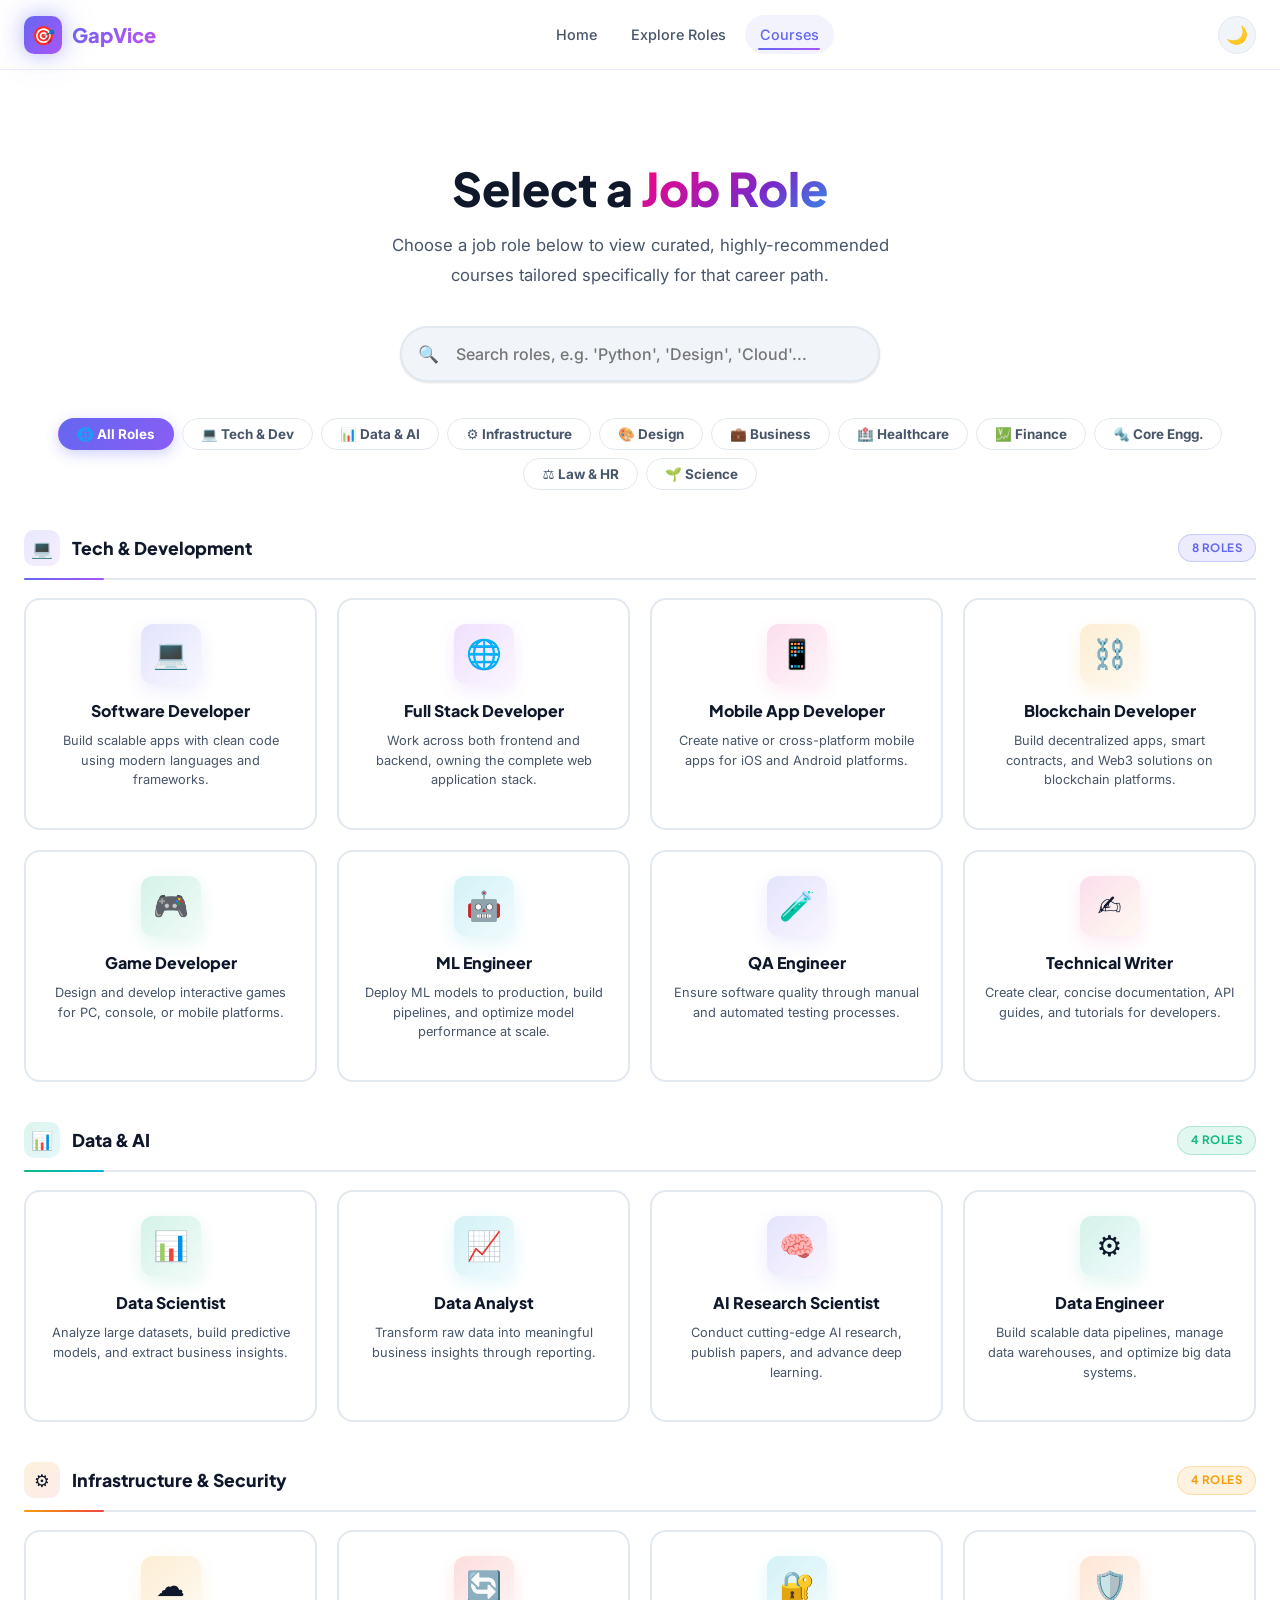
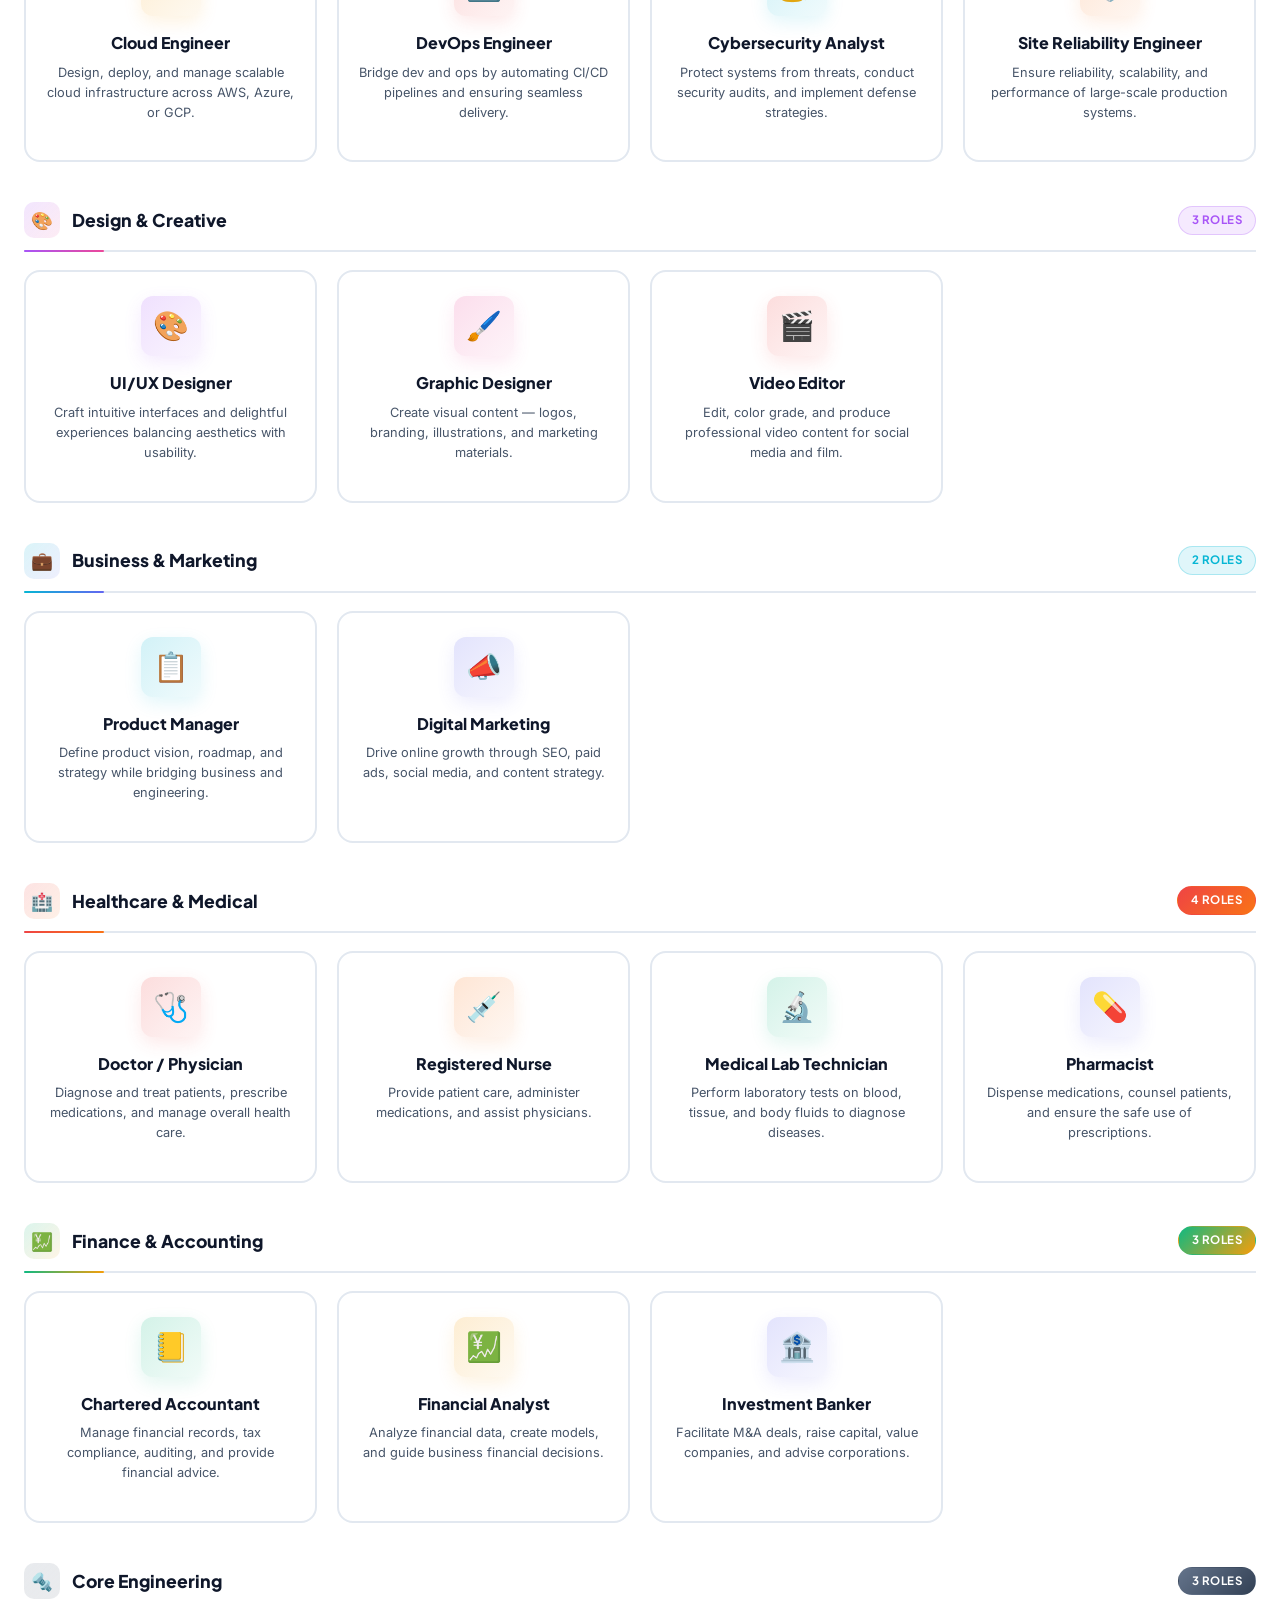
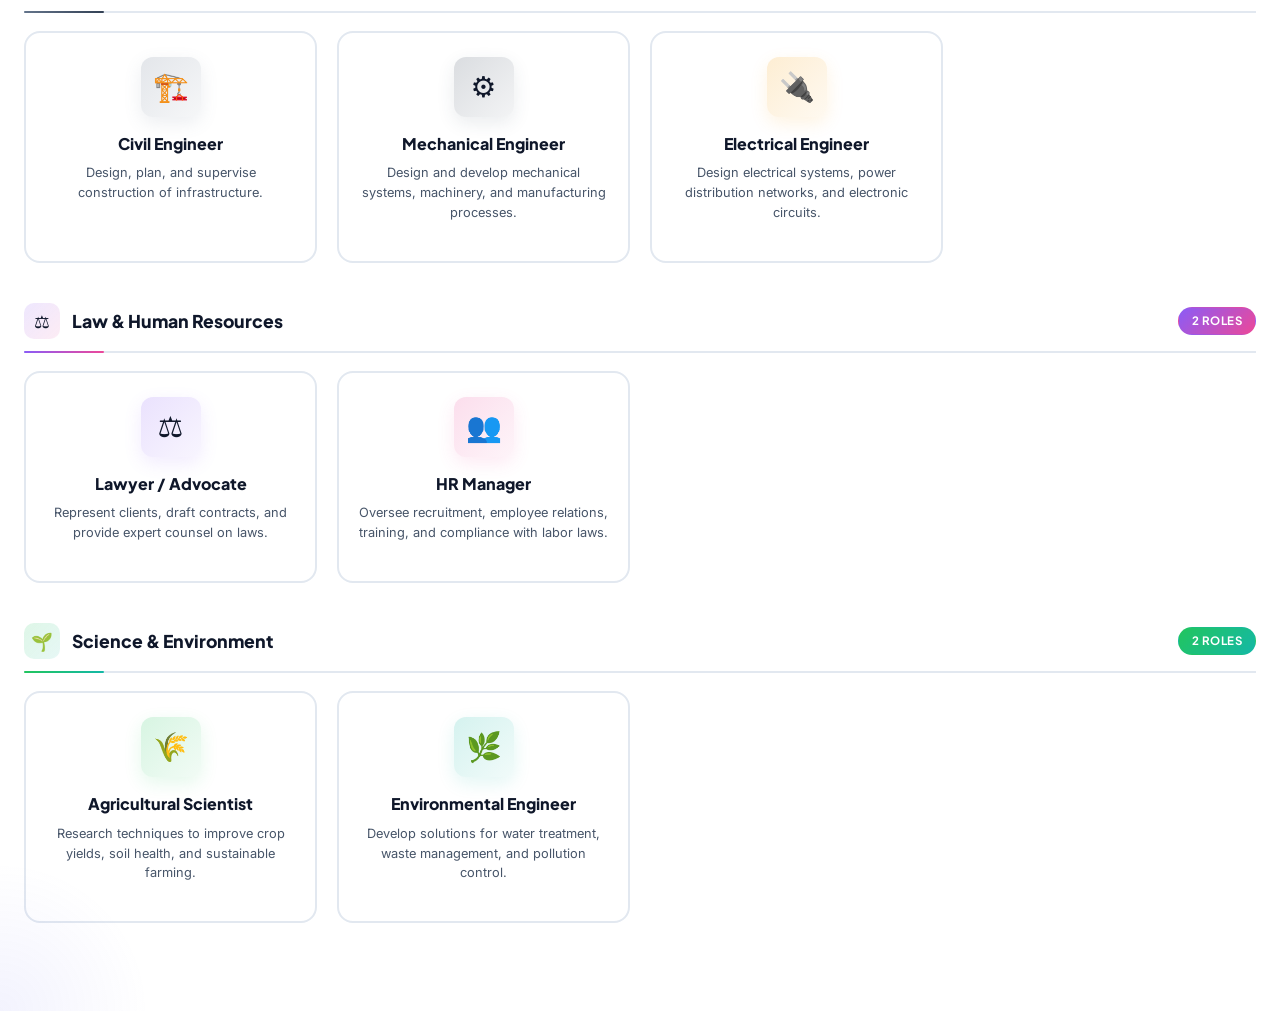
<file: courses.html>
<!DOCTYPE html>
<html lang="en" data-theme="light">

<head>
  <meta charset="UTF-8" />
  <meta name="viewport" content="width=device-width, initial-scale=1.0" />
  <title>Courses — GapVice</title>
  <meta name="description"
    content="Browse hand-picked courses curated for in-demand job roles. Start your learning journey on GapVice." />
  <link rel="stylesheet" href="styles.css?v=3" />
  <link rel="icon"
    href="data:image/svg+xml,<svg xmlns='http://www.w3.org/2000/svg' viewBox='0 0 100 100'><text y='.9em' font-size='90'>🎯</text></svg>" />
  <style>
    .category-label {
      display: flex;
      align-items: center;
      gap: 12px;
      font-family: var(--font-display);
      font-weight: 800;
      font-size: 1.1rem;
      color: var(--text-primary);
      margin: 40px 0 18px;
      padding-bottom: 12px;
      border-bottom: 2px solid var(--border);
      position: relative;
    }

    .category-label::after {
      content: '';
      position: absolute;
      bottom: -2px;
      left: 0;
      width: 80px;
      height: 2px;
      border-radius: 2px;
    }

    .cat-tech::after { background: linear-gradient(90deg, #6366f1, #a855f7); }
    .cat-data::after { background: linear-gradient(90deg, #10b981, #06b6d4); }
    .cat-infra::after { background: linear-gradient(90deg, #f59e0b, #ef4444); }
    .cat-design::after { background: linear-gradient(90deg, #a855f7, #ec4899); }
    .cat-business::after { background: linear-gradient(90deg, #06b6d4, #6366f1); }
    .cat-health::after { background: linear-gradient(90deg, #ef4444, #f97316); }
    .cat-finance::after { background: linear-gradient(90deg, #10b981, #f59e0b); }
    .cat-coreeng::after { background: linear-gradient(90deg, #64748b, #334155); }
    .cat-lawhr::after { background: linear-gradient(90deg, #8b5cf6, #ec4899); }
    .cat-science::after { background: linear-gradient(90deg, #22c55e, #14b8a6); }

    .cat-icon {
      width: 36px;
      height: 36px;
      border-radius: 10px;
      display: flex;
      align-items: center;
      justify-content: center;
      font-size: 1.1rem;
      flex-shrink: 0;
    }

    .roles-grid-4 {
      display: grid;
      grid-template-columns: repeat(4, 1fr);
      gap: 20px;
    }

    @media(max-width:1100px) { .roles-grid-4 { grid-template-columns: repeat(3, 1fr); } }
    @media(max-width:768px) { .roles-grid-4 { grid-template-columns: repeat(2, 1fr); } }
    @media(max-width:480px) { .roles-grid-4 { grid-template-columns: 1fr; } }

    .role-card-sm {
      background: var(--bg-card);
      border: 2px solid var(--border);
      border-radius: var(--radius-md);
      padding: 24px 20px;
      cursor: pointer;
      transition: transform .35s var(--t-bounce), box-shadow .35s ease, border-color .25s ease;
      position: relative;
      overflow: hidden;
      text-align: center;
      display: flex;
      flex-direction: column;
    }

    .role-card-sm:hover {
      transform: translateY(-8px) scale(1.02);
      border-color: var(--primary);
    }

    .role-card-sm .role-icon-wrap {
      width: 60px;
      height: 60px;
      border-radius: var(--radius);
      margin: 0 auto 14px;
      display: flex;
      align-items: center;
      justify-content: center;
      font-size: 1.8rem;
      transition: var(--t-bounce);
    }

    .role-card-sm:hover .role-icon-wrap {
      transform: scale(1.18) rotate(-6deg);
    }

    .role-card-sm .role-title {
      font-family: var(--font-display);
      font-weight: 800;
      font-size: 1rem;
      margin-bottom: 7px;
    }

    .role-card-sm .role-desc {
      font-size: .8rem;
      color: var(--text-secondary);
      line-height: 1.55;
      margin-bottom: 14px;
    }

    .role-card-sm .role-tags {
      display: flex;
      gap: 5px;
      flex-wrap: wrap;
      justify-content: center;
      margin-bottom: auto;
    }

    .role-card-sm .role-tag {
      padding: 2px 9px;
      border-radius: var(--radius-full);
      background: var(--surface);
      font-size: .7rem;
      font-weight: 600;
      color: var(--text-muted);
      transition: var(--t);
    }

    .role-card-sm:hover .role-tag {
      background: rgba(99, 102, 241, .1);
      color: var(--primary);
    }

    .salary-pill {
      display: inline-flex;
      align-items: center;
      gap: 4px;
      font-size: .7rem;
      font-weight: 700;
      color: var(--success);
      background: rgba(16, 185, 129, .1);
      border: 1px solid rgba(16, 185, 129, .2);
      padding: 2px 9px;
      border-radius: var(--radius-full);
      margin-top: 14px;
      align-self: center;
    }

    .btn-enroll {
      margin-top: 16px;
      padding: 8px 16px;
      background: var(--surface);
      color: var(--text-primary);
      border: 1px solid var(--border);
      border-radius: var(--radius-full);
      font-size: 0.8rem;
      font-weight: 700;
      transition: all 0.3s ease;
    }

    .role-card-sm:hover .btn-enroll {
      background: var(--primary);
      color: #fff;
      border-color: var(--primary);
    }

    /* Filter tabs */
    .filter-tabs {
      display: flex;
      gap: 8px;
      flex-wrap: wrap;
      margin-bottom: 8px;
      justify-content: center;
    }

    .filter-tab {
      padding: 7px 18px;
      border-radius: var(--radius-full);
      border: 1.5px solid var(--border);
      font-size: .84rem;
      font-weight: 700;
      color: var(--text-secondary);
      background: var(--bg-card);
      cursor: pointer;
      transition: var(--t-bounce);
    }

    .filter-tab:hover {
      transform: translateY(-2px);
      border-color: var(--primary);
      color: var(--primary);
    }

    .filter-tab.active {
      background: var(--grad-primary);
      background-size: 200%;
      color: #fff;
      border-color: transparent;
      animation: gradientMove 3s ease infinite;
      box-shadow: 0 4px 14px rgba(99, 102, 241, .3);
    }

    .search-bar {
      position: relative;
      max-width: 480px;
      margin: 0 auto 36px;
    }

    .search-bar input {
      width: 100%;
      padding: 16px 20px 16px 54px;
      border-radius: var(--radius-full);
      border: 2px solid var(--border);
      background: var(--surface);
      color: var(--text-primary);
      font-size: 1rem;
      font-family: var(--font-sans);
      transition: all .3s ease;
    }

    .search-bar input:focus {
      outline: none;
      border-color: var(--primary);
      box-shadow: 0 8px 24px rgba(99, 102, 241, .15);
      background: var(--bg-card);
    }

    .search-icon {
      position: absolute;
      left: 20px;
      top: 50%;
      transform: translateY(-50%);
      font-size: 1.2rem;
      color: var(--text-muted);
      pointer-events: none;
    }

    #coursesView {
      display: none;
      animation: fadeIn 0.4s ease forwards;
    }

    @keyframes fadeIn {
      from { opacity: 0; transform: translateY(10px); }
      to { opacity: 1; transform: translateY(0); }
    }
  </style>
</head>

<body>

  <!-- NAVBAR -->
  <nav class="navbar" id="navbar">
    <div class="nav-container">
      <a href="index.html" class="nav-logo">
        <div class="logo-icon">🎯</div>
        <span>GapVice</span>
      </a>
      <div class="nav-links">
        <a href="index.html" class="nav-link">Home</a>
        <a href="roles.html" class="nav-link">Explore Roles</a>
        <a href="courses.html" class="nav-link active">Courses</a>
      </div>
      <div class="nav-actions">
        <button class="btn-dark-mode" id="themeToggle" title="Toggle dark mode">🌙</button>
        <button class="nav-hamburger" id="hamburger" aria-label="Menu">
          <span></span><span></span><span></span>
        </button>
      </div>
    </div>
  </nav>
  <div class="mobile-menu" id="mobileMenu">
    <a href="index.html" class="mobile-nav-link">🏠 Home</a>
    <a href="roles.html" class="mobile-nav-link">💼 Explore Roles</a>
    <a href="courses.html" class="mobile-nav-link">📚 Courses</a>
  </div>

  <main class="roles-page">
    <div class="container">

      <!-- ==============================================
           VIEW 1: SELECT A ROLE
           ============================================== -->
      <div id="rolesSelectionView">
        <div class="text-center" style="margin-bottom:36px; padding-top:40px;">
          <h1 class="section-title animate-fade-up">Select a <span class="text-gradient">Job Role</span></h1>
          <p class="section-desc animate-fade-up animate-delay-1" style="margin:0 auto;">Choose a job role below to view curated, highly-recommended courses tailored specifically for that career path.</p>
        </div>

        <div class="search-bar animate-fade-up animate-delay-2">
          <span class="search-icon">🔍</span>
          <input type="text" id="roleSearch" placeholder="Search roles, e.g. 'Python', 'Design', 'Cloud'..." autocomplete="off" />
        </div>

        <div class="filter-tabs animate-fade-up animate-delay-3" id="filterTabs">
          <button class="filter-tab active" data-cat="all">🌐 All Roles</button>
          <button class="filter-tab" data-cat="tech">💻 Tech & Dev</button>
          <button class="filter-tab" data-cat="data">📊 Data & AI</button>
          <button class="filter-tab" data-cat="infra">⚙️ Infrastructure</button>
          <button class="filter-tab" data-cat="design">🎨 Design</button>
          <button class="filter-tab" data-cat="business">💼 Business</button>
          <button class="filter-tab" data-cat="health">🏥 Healthcare</button>
          <button class="filter-tab" data-cat="finance">💹 Finance</button>
          <button class="filter-tab" data-cat="coreeng">🔩 Core Engg.</button>
          <button class="filter-tab" data-cat="lawhr">⚖️ Law & HR</button>
          <button class="filter-tab" data-cat="science">🌱 Science</button>
        </div>

        <div id="noResults" style="display:none;text-align:center;padding:60px 0;">
          <div style="font-size:3rem;margin-bottom:16px;">🔍</div>
          <div style="font-weight:700;font-size:1.1rem;margin-bottom:8px;">No matching roles found</div>
          <div style="color:var(--text-muted);font-size:.9rem;">Try a different search term or filter</div>
        </div>

        <!-- ═══ TECH & DEVELOPMENT ═══ -->
        <div class="category-section" data-cat="tech">
          <div class="category-label cat-tech">
            <div class="cat-icon" style="background:linear-gradient(135deg,rgba(99,102,241,.15),rgba(168,85,247,.1));">💻</div>
            Tech & Development
            <span class="badge badge-primary" style="margin-left:auto;font-size:.72rem;">8 Roles</span>
          </div>
          <div class="roles-grid-4">
            <div class="role-card-sm" data-role="Software Developer" data-index="0" data-cat="tech" onclick="selectRoleForCourses(this)">
              <div class="role-icon-wrap" style="background:linear-gradient(135deg,rgba(99,102,241,.18),rgba(99,102,241,.06));box-shadow:0 6px 18px rgba(99,102,241,.12);">💻</div>
              <div class="role-title">Software Developer</div>
              <div class="role-desc">Build scalable apps with clean code using modern languages and frameworks.</div>
            </div>
            <div class="role-card-sm" data-role="Full Stack Developer" data-index="1" data-cat="tech" onclick="selectRoleForCourses(this)">
              <div class="role-icon-wrap" style="background:linear-gradient(135deg,rgba(168,85,247,.18),rgba(168,85,247,.06));box-shadow:0 6px 18px rgba(168,85,247,.12);">🌐</div>
              <div class="role-title">Full Stack Developer</div>
              <div class="role-desc">Work across both frontend and backend, owning the complete web application stack.</div>
            </div>
            <div class="role-card-sm" data-role="Mobile App Developer" data-index="2" data-cat="tech" onclick="selectRoleForCourses(this)">
              <div class="role-icon-wrap" style="background:linear-gradient(135deg,rgba(236,72,153,.18),rgba(236,72,153,.06));box-shadow:0 6px 18px rgba(236,72,153,.12);">📱</div>
              <div class="role-title">Mobile App Developer</div>
              <div class="role-desc">Create native or cross-platform mobile apps for iOS and Android platforms.</div>
            </div>
            <div class="role-card-sm" data-role="Blockchain Developer" data-index="3" data-cat="tech" onclick="selectRoleForCourses(this)">
              <div class="role-icon-wrap" style="background:linear-gradient(135deg,rgba(245,158,11,.18),rgba(245,158,11,.06));box-shadow:0 6px 18px rgba(245,158,11,.12);">⛓️</div>
              <div class="role-title">Blockchain Developer</div>
              <div class="role-desc">Build decentralized apps, smart contracts, and Web3 solutions on blockchain platforms.</div>
            </div>
            <div class="role-card-sm" data-role="Game Developer" data-index="4" data-cat="tech" onclick="selectRoleForCourses(this)">
              <div class="role-icon-wrap" style="background:linear-gradient(135deg,rgba(16,185,129,.18),rgba(16,185,129,.06));box-shadow:0 6px 18px rgba(16,185,129,.12);">🎮</div>
              <div class="role-title">Game Developer</div>
              <div class="role-desc">Design and develop interactive games for PC, console, or mobile platforms.</div>
            </div>
            <div class="role-card-sm" data-role="Machine Learning Engineer" data-index="5" data-cat="tech" onclick="selectRoleForCourses(this)">
              <div class="role-icon-wrap" style="background:linear-gradient(135deg,rgba(6,182,212,.18),rgba(6,182,212,.06));box-shadow:0 6px 18px rgba(6,182,212,.12);">🤖</div>
              <div class="role-title">ML Engineer</div>
              <div class="role-desc">Deploy ML models to production, build pipelines, and optimize model performance at scale.</div>
            </div>
            <div class="role-card-sm" data-role="QA Engineer" data-index="32" data-cat="tech" onclick="selectRoleForCourses(this)">
              <div class="role-icon-wrap" style="background:linear-gradient(135deg,rgba(99,102,241,.18),rgba(168,85,247,.06));box-shadow:0 6px 18px rgba(99,102,241,.12);">🧪</div>
              <div class="role-title">QA Engineer</div>
              <div class="role-desc">Ensure software quality through manual and automated testing processes.</div>
            </div>
            <div class="role-card-sm" data-role="Technical Writer" data-index="33" data-cat="tech" onclick="selectRoleForCourses(this)">
              <div class="role-icon-wrap" style="background:linear-gradient(135deg,rgba(236,72,153,.18),rgba(245,158,11,.06));box-shadow:0 6px 18px rgba(236,72,153,.12);">✍️</div>
              <div class="role-title">Technical Writer</div>
              <div class="role-desc">Create clear, concise documentation, API guides, and tutorials for developers.</div>
            </div>
          </div>
        </div>

        <!-- ═══ DATA & AI ═══ -->
        <div class="category-section" data-cat="data">
          <div class="category-label cat-data">
            <div class="cat-icon" style="background:linear-gradient(135deg,rgba(16,185,129,.15),rgba(6,182,212,.1));">📊</div>
            Data & AI
            <span class="badge badge-success" style="margin-left:auto;font-size:.72rem;">4 Roles</span>
          </div>
          <div class="roles-grid-4">
            <div class="role-card-sm" data-role="Data Scientist" data-index="6" data-cat="data" onclick="selectRoleForCourses(this)">
              <div class="role-icon-wrap" style="background:linear-gradient(135deg,rgba(16,185,129,.18),rgba(16,185,129,.06));box-shadow:0 6px 18px rgba(16,185,129,.12);">📊</div>
              <div class="role-title">Data Scientist</div>
              <div class="role-desc">Analyze large datasets, build predictive models, and extract business insights.</div>
            </div>
            <div class="role-card-sm" data-role="Data Analyst" data-index="7" data-cat="data" onclick="selectRoleForCourses(this)">
              <div class="role-icon-wrap" style="background:linear-gradient(135deg,rgba(6,182,212,.18),rgba(6,182,212,.06));box-shadow:0 6px 18px rgba(6,182,212,.12);">📈</div>
              <div class="role-title">Data Analyst</div>
              <div class="role-desc">Transform raw data into meaningful business insights through reporting.</div>
            </div>
            <div class="role-card-sm" data-role="AI Research Scientist" data-index="8" data-cat="data" onclick="selectRoleForCourses(this)">
              <div class="role-icon-wrap" style="background:linear-gradient(135deg,rgba(99,102,241,.18),rgba(168,85,247,.06));box-shadow:0 6px 18px rgba(99,102,241,.12);">🧠</div>
              <div class="role-title">AI Research Scientist</div>
              <div class="role-desc">Conduct cutting-edge AI research, publish papers, and advance deep learning.</div>
            </div>
            <div class="role-card-sm" data-role="Data Engineer" data-index="34" data-cat="data" onclick="selectRoleForCourses(this)">
              <div class="role-icon-wrap" style="background:linear-gradient(135deg,rgba(16,185,129,.18),rgba(6,182,212,.06));box-shadow:0 6px 18px rgba(16,185,129,.12);">⚙️</div>
              <div class="role-title">Data Engineer</div>
              <div class="role-desc">Build scalable data pipelines, manage data warehouses, and optimize big data systems.</div>
            </div>
          </div>
        </div>

        <!-- ═══ INFRASTRUCTURE ═══ -->
        <div class="category-section" data-cat="infra">
          <div class="category-label cat-infra">
            <div class="cat-icon" style="background:linear-gradient(135deg,rgba(245,158,11,.15),rgba(239,68,68,.1));">⚙️</div>
            Infrastructure & Security
            <span class="badge badge-warning" style="margin-left:auto;font-size:.72rem;">4 Roles</span>
          </div>
          <div class="roles-grid-4">
            <div class="role-card-sm" data-role="Cloud Engineer" data-index="9" data-cat="infra" onclick="selectRoleForCourses(this)">
              <div class="role-icon-wrap" style="background:linear-gradient(135deg,rgba(245,158,11,.18),rgba(245,158,11,.06));box-shadow:0 6px 18px rgba(245,158,11,.12);">☁️</div>
              <div class="role-title">Cloud Engineer</div>
              <div class="role-desc">Design, deploy, and manage scalable cloud infrastructure across AWS, Azure, or GCP.</div>
            </div>
            <div class="role-card-sm" data-role="DevOps Engineer" data-index="10" data-cat="infra" onclick="selectRoleForCourses(this)">
              <div class="role-icon-wrap" style="background:linear-gradient(135deg,rgba(239,68,68,.18),rgba(239,68,68,.06));box-shadow:0 6px 18px rgba(239,68,68,.12);">🔄</div>
              <div class="role-title">DevOps Engineer</div>
              <div class="role-desc">Bridge dev and ops by automating CI/CD pipelines and ensuring seamless delivery.</div>
            </div>
            <div class="role-card-sm" data-role="Cybersecurity Analyst" data-index="11" data-cat="infra" onclick="selectRoleForCourses(this)">
              <div class="role-icon-wrap" style="background:linear-gradient(135deg,rgba(6,182,212,.18),rgba(6,182,212,.06));box-shadow:0 6px 18px rgba(6,182,212,.12);">🔐</div>
              <div class="role-title">Cybersecurity Analyst</div>
              <div class="role-desc">Protect systems from threats, conduct security audits, and implement defense strategies.</div>
            </div>
            <div class="role-card-sm" data-role="Site Reliability Engineer" data-index="12" data-cat="infra" onclick="selectRoleForCourses(this)">
              <div class="role-icon-wrap" style="background:linear-gradient(135deg,rgba(249,115,22,.18),rgba(249,115,22,.06));box-shadow:0 6px 18px rgba(249,115,22,.12);">🛡️</div>
              <div class="role-title">Site Reliability Engineer</div>
              <div class="role-desc">Ensure reliability, scalability, and performance of large-scale production systems.</div>
            </div>
          </div>
        </div>

        <!-- ═══ DESIGN & CREATIVE ═══ -->
        <div class="category-section" data-cat="design">
          <div class="category-label cat-design">
            <div class="cat-icon" style="background:linear-gradient(135deg,rgba(168,85,247,.15),rgba(236,72,153,.1));">🎨</div>
            Design & Creative
            <span class="badge badge-purple" style="margin-left:auto;font-size:.72rem;">3 Roles</span>
          </div>
          <div class="roles-grid-4">
            <div class="role-card-sm" data-role="UI/UX Designer" data-index="13" data-cat="design" onclick="selectRoleForCourses(this)">
              <div class="role-icon-wrap" style="background:linear-gradient(135deg,rgba(168,85,247,.18),rgba(168,85,247,.06));box-shadow:0 6px 18px rgba(168,85,247,.12);">🎨</div>
              <div class="role-title">UI/UX Designer</div>
              <div class="role-desc">Craft intuitive interfaces and delightful experiences balancing aesthetics with usability.</div>
            </div>
            <div class="role-card-sm" data-role="Graphic Designer" data-index="14" data-cat="design" onclick="selectRoleForCourses(this)">
              <div class="role-icon-wrap" style="background:linear-gradient(135deg,rgba(236,72,153,.18),rgba(236,72,153,.06));box-shadow:0 6px 18px rgba(236,72,153,.12);">🖌️</div>
              <div class="role-title">Graphic Designer</div>
              <div class="role-desc">Create visual content — logos, branding, illustrations, and marketing materials.</div>
            </div>
            <div class="role-card-sm" data-role="Video Editor" data-index="15" data-cat="design" onclick="selectRoleForCourses(this)">
              <div class="role-icon-wrap" style="background:linear-gradient(135deg,rgba(239,68,68,.18),rgba(239,68,68,.06));box-shadow:0 6px 18px rgba(239,68,68,.12);">🎬</div>
              <div class="role-title">Video Editor</div>
              <div class="role-desc">Edit, color grade, and produce professional video content for social media and film.</div>
            </div>
          </div>
        </div>

        <!-- ═══ BUSINESS ═══ -->
        <div class="category-section" data-cat="business">
          <div class="category-label cat-business">
            <div class="cat-icon" style="background:linear-gradient(135deg,rgba(6,182,212,.15),rgba(99,102,241,.1));">💼</div>
            Business & Marketing
            <span class="badge badge-cyan" style="margin-left:auto;font-size:.72rem;">2 Roles</span>
          </div>
          <div class="roles-grid-4">
            <div class="role-card-sm" data-role="Product Manager" data-index="16" data-cat="business" onclick="selectRoleForCourses(this)">
              <div class="role-icon-wrap" style="background:linear-gradient(135deg,rgba(6,182,212,.18),rgba(6,182,212,.06));box-shadow:0 6px 18px rgba(6,182,212,.12);">📋</div>
              <div class="role-title">Product Manager</div>
              <div class="role-desc">Define product vision, roadmap, and strategy while bridging business and engineering.</div>
            </div>
            <div class="role-card-sm" data-role="Digital Marketing Specialist" data-index="17" data-cat="business" onclick="selectRoleForCourses(this)">
              <div class="role-icon-wrap" style="background:linear-gradient(135deg,rgba(99,102,241,.18),rgba(99,102,241,.06));box-shadow:0 6px 18px rgba(99,102,241,.12);">📣</div>
              <div class="role-title">Digital Marketing</div>
              <div class="role-desc">Drive online growth through SEO, paid ads, social media, and content strategy.</div>
            </div>
          </div>
        </div>

        <!-- ═══ HEALTHCARE & MEDICAL ═══ -->
        <div class="category-section" data-cat="health">
          <div class="category-label cat-health">
            <div class="cat-icon" style="background:linear-gradient(135deg,rgba(239,68,68,.15),rgba(249,115,22,.1));">🏥</div>
            Healthcare & Medical
            <span class="badge" style="margin-left:auto;font-size:.72rem;background:linear-gradient(135deg,#ef4444,#f97316);color:#fff;">4 Roles</span>
          </div>
          <div class="roles-grid-4">
            <div class="role-card-sm" data-role="Doctor / Physician" data-index="18" data-cat="health" onclick="selectRoleForCourses(this)">
              <div class="role-icon-wrap" style="background:linear-gradient(135deg,rgba(239,68,68,.18),rgba(239,68,68,.06));box-shadow:0 6px 18px rgba(239,68,68,.12);">🩺</div>
              <div class="role-title">Doctor / Physician</div>
              <div class="role-desc">Diagnose and treat patients, prescribe medications, and manage overall health care.</div>
            </div>
            <div class="role-card-sm" data-role="Registered Nurse" data-index="19" data-cat="health" onclick="selectRoleForCourses(this)">
              <div class="role-icon-wrap" style="background:linear-gradient(135deg,rgba(249,115,22,.18),rgba(249,115,22,.06));box-shadow:0 6px 18px rgba(249,115,22,.12);">💉</div>
              <div class="role-title">Registered Nurse</div>
              <div class="role-desc">Provide patient care, administer medications, and assist physicians.</div>
            </div>
            <div class="role-card-sm" data-role="Medical Lab Technician" data-index="20" data-cat="health" onclick="selectRoleForCourses(this)">
              <div class="role-icon-wrap" style="background:linear-gradient(135deg,rgba(16,185,129,.18),rgba(16,185,129,.06));box-shadow:0 6px 18px rgba(16,185,129,.12);">🔬</div>
              <div class="role-title">Medical Lab Technician</div>
              <div class="role-desc">Perform laboratory tests on blood, tissue, and body fluids to diagnose diseases.</div>
            </div>
            <div class="role-card-sm" data-role="Pharmacist" data-index="21" data-cat="health" onclick="selectRoleForCourses(this)">
              <div class="role-icon-wrap" style="background:linear-gradient(135deg,rgba(99,102,241,.18),rgba(99,102,241,.06));box-shadow:0 6px 18px rgba(99,102,241,.12);">💊</div>
              <div class="role-title">Pharmacist</div>
              <div class="role-desc">Dispense medications, counsel patients, and ensure the safe use of prescriptions.</div>
            </div>
          </div>
        </div>

        <!-- ═══ FINANCE & ACCOUNTING ═══ -->
        <div class="category-section" data-cat="finance">
          <div class="category-label cat-finance">
            <div class="cat-icon" style="background:linear-gradient(135deg,rgba(16,185,129,.15),rgba(245,158,11,.1));">💹</div>
            Finance & Accounting
            <span class="badge" style="margin-left:auto;font-size:.72rem;background:linear-gradient(135deg,#10b981,#f59e0b);color:#fff;">3 Roles</span>
          </div>
          <div class="roles-grid-4">
            <div class="role-card-sm" data-role="Chartered Accountant" data-index="22" data-cat="finance" onclick="selectRoleForCourses(this)">
              <div class="role-icon-wrap" style="background:linear-gradient(135deg,rgba(16,185,129,.18),rgba(16,185,129,.06));box-shadow:0 6px 18px rgba(16,185,129,.12);">📒</div>
              <div class="role-title">Chartered Accountant</div>
              <div class="role-desc">Manage financial records, tax compliance, auditing, and provide financial advice.</div>
            </div>
            <div class="role-card-sm" data-role="Financial Analyst" data-index="23" data-cat="finance" onclick="selectRoleForCourses(this)">
              <div class="role-icon-wrap" style="background:linear-gradient(135deg,rgba(245,158,11,.18),rgba(245,158,11,.06));box-shadow:0 6px 18px rgba(245,158,11,.12);">💹</div>
              <div class="role-title">Financial Analyst</div>
              <div class="role-desc">Analyze financial data, create models, and guide business financial decisions.</div>
            </div>
            <div class="role-card-sm" data-role="Investment Banker" data-index="24" data-cat="finance" onclick="selectRoleForCourses(this)">
              <div class="role-icon-wrap" style="background:linear-gradient(135deg,rgba(99,102,241,.18),rgba(99,102,241,.06));box-shadow:0 6px 18px rgba(99,102,241,.12);">🏦</div>
              <div class="role-title">Investment Banker</div>
              <div class="role-desc">Facilitate M&A deals, raise capital, value companies, and advise corporations.</div>
            </div>
          </div>
        </div>

        <!-- ═══ CORE ENGINEERING ═══ -->
        <div class="category-section" data-cat="coreeng">
          <div class="category-label cat-coreeng">
            <div class="cat-icon" style="background:linear-gradient(135deg,rgba(100,116,139,.15),rgba(51,65,85,.1));">🔩</div>
            Core Engineering
            <span class="badge" style="margin-left:auto;font-size:.72rem;background:linear-gradient(135deg,#64748b,#334155);color:#fff;">3 Roles</span>
          </div>
          <div class="roles-grid-4">
            <div class="role-card-sm" data-role="Civil Engineer" data-index="25" data-cat="coreeng" onclick="selectRoleForCourses(this)">
              <div class="role-icon-wrap" style="background:linear-gradient(135deg,rgba(100,116,139,.18),rgba(100,116,139,.06));box-shadow:0 6px 18px rgba(100,116,139,.12);">🏗️</div>
              <div class="role-title">Civil Engineer</div>
              <div class="role-desc">Design, plan, and supervise construction of infrastructure.</div>
            </div>
            <div class="role-card-sm" data-role="Mechanical Engineer" data-index="26" data-cat="coreeng" onclick="selectRoleForCourses(this)">
              <div class="role-icon-wrap" style="background:linear-gradient(135deg,rgba(51,65,85,.18),rgba(51,65,85,.06));box-shadow:0 6px 18px rgba(51,65,85,.1);">⚙️</div>
              <div class="role-title">Mechanical Engineer</div>
              <div class="role-desc">Design and develop mechanical systems, machinery, and manufacturing processes.</div>
            </div>
            <div class="role-card-sm" data-role="Electrical Engineer" data-index="27" data-cat="coreeng" onclick="selectRoleForCourses(this)">
              <div class="role-icon-wrap" style="background:linear-gradient(135deg,rgba(245,158,11,.18),rgba(245,158,11,.06));box-shadow:0 6px 18px rgba(245,158,11,.12);">🔌</div>
              <div class="role-title">Electrical Engineer</div>
              <div class="role-desc">Design electrical systems, power distribution networks, and electronic circuits.</div>
            </div>
          </div>
        </div>

        <!-- ═══ LAW & HR ═══ -->
        <div class="category-section" data-cat="lawhr">
          <div class="category-label cat-lawhr">
            <div class="cat-icon" style="background:linear-gradient(135deg,rgba(139,92,246,.15),rgba(236,72,153,.1));">⚖️</div>
            Law & Human Resources
            <span class="badge" style="margin-left:auto;font-size:.72rem;background:linear-gradient(135deg,#8b5cf6,#ec4899);color:#fff;">2 Roles</span>
          </div>
          <div class="roles-grid-4">
            <div class="role-card-sm" data-role="Lawyer / Advocate" data-index="28" data-cat="lawhr" onclick="selectRoleForCourses(this)">
              <div class="role-icon-wrap" style="background:linear-gradient(135deg,rgba(139,92,246,.18),rgba(139,92,246,.06));box-shadow:0 6px 18px rgba(139,92,246,.12);">⚖️</div>
              <div class="role-title">Lawyer / Advocate</div>
              <div class="role-desc">Represent clients, draft contracts, and provide expert counsel on laws.</div>
            </div>
            <div class="role-card-sm" data-role="HR Manager" data-index="29" data-cat="lawhr" onclick="selectRoleForCourses(this)">
              <div class="role-icon-wrap" style="background:linear-gradient(135deg,rgba(236,72,153,.18),rgba(236,72,153,.06));box-shadow:0 6px 18px rgba(236,72,153,.12);">👥</div>
              <div class="role-title">HR Manager</div>
              <div class="role-desc">Oversee recruitment, employee relations, training, and compliance with labor laws.</div>
            </div>
          </div>
        </div>

        <!-- ═══ SCIENCE & ENVIRONMENT ═══ -->
        <div class="category-section" data-cat="science">
          <div class="category-label cat-science">
            <div class="cat-icon" style="background:linear-gradient(135deg,rgba(34,197,94,.15),rgba(20,184,166,.1));">🌱</div>
            Science & Environment
            <span class="badge" style="margin-left:auto;font-size:.72rem;background:linear-gradient(135deg,#22c55e,#14b8a6);color:#fff;">2 Roles</span>
          </div>
          <div class="roles-grid-4">
            <div class="role-card-sm" data-role="Agricultural Scientist" data-index="30" data-cat="science" onclick="selectRoleForCourses(this)">
              <div class="role-icon-wrap" style="background:linear-gradient(135deg,rgba(34,197,94,.18),rgba(34,197,94,.06));box-shadow:0 6px 18px rgba(34,197,94,.12);">🌾</div>
              <div class="role-title">Agricultural Scientist</div>
              <div class="role-desc">Research techniques to improve crop yields, soil health, and sustainable farming.</div>
            </div>
            <div class="role-card-sm" data-role="Environmental Engineer" data-index="31" data-cat="science" onclick="selectRoleForCourses(this)">
              <div class="role-icon-wrap" style="background:linear-gradient(135deg,rgba(20,184,166,.18),rgba(20,184,166,.06));box-shadow:0 6px 18px rgba(20,184,166,.12);">🌿</div>
              <div class="role-title">Environmental Engineer</div>
              <div class="role-desc">Develop solutions for water treatment, waste management, and pollution control.</div>
            </div>
          </div>
        </div>
      </div> <!-- End Roles View -->

      <!-- ==============================================
           VIEW 2: COURSES DISPLAY
           ============================================== -->
      <div id="coursesView">
        <button onclick="backToRoles()" style="margin-top:20px; background:transparent; border:none; color:var(--primary); font-weight:700; cursor:pointer; display:flex; align-items:center; gap:8px;">
          ← Back to Roles
        </button>

        <div class="text-center" style="margin-top: 20px; margin-bottom:40px;">
          <h1 class="section-title">Courses for <br><span class="text-gradient" id="courseRoleTitle">Role</span></h1>
          <p class="section-desc" style="margin:0 auto;">Accelerate your career with these hand-picked, industry-recognized courses perfectly tailored for this job role.</p>
        </div>

        <div id="dynamicCoursesGrid" class="roles-grid-4">
          <!-- Courses populated here -->
        </div>
      </div>

    </div>
  </main>

  <div class="toast-container" id="toastContainer"></div>
  <script src="app.js?v=2"></script>
  <script>
    /* Search and Filter for Roles View */
    document.getElementById('roleSearch').addEventListener('input', function () {
      filterRoles(this.value.toLowerCase(), document.querySelector('.filter-tab.active')?.dataset.cat || 'all');
    });

    document.getElementById('filterTabs').addEventListener('click', function (e) {
      const tab = e.target.closest('.filter-tab');
      if (!tab) return;
      document.querySelectorAll('.filter-tab').forEach(t => t.classList.remove('active'));
      tab.classList.add('active');
      filterRoles(document.getElementById('roleSearch').value.toLowerCase(), tab.dataset.cat);
    });

    function filterRoles(query, cat) {
      const cards = document.querySelectorAll('#rolesSelectionView .role-card-sm');
      const sections = document.querySelectorAll('#rolesSelectionView .category-section');
      let visible = 0;

      sections.forEach(sec => {
        let secVisible = 0;
        sec.querySelectorAll('.role-card-sm').forEach(card => {
          const roleName = card.dataset.role.toLowerCase();
          const roleDesc = card.querySelector('.role-desc').textContent.toLowerCase();
          
          const nameMatch = roleName.includes(query) || roleDesc.includes(query);
          const catMatch = cat === 'all' || card.dataset.cat === cat;
          const show = nameMatch && catMatch;
          
          card.style.display = show ? '' : 'none';
          if (show) { visible++; secVisible++; }
        });
        sec.style.display = secVisible === 0 ? 'none' : 'block';
      });

      document.getElementById('noResults').style.display = visible === 0 ? 'block' : 'none';
    }

    /* Course Display Logic */
    const COURSE_DATA = {
      'Software Developer': [
        { title: "100 Days of Code: The Complete Python Pro Bootcamp", platform: "Udemy", rating: "4.8", hours: "60 Hours", icon: "🐍", url: "https://www.udemy.com/course/100-days-of-code/" },
        { title: "Meta Front-End Developer Professional Certificate", platform: "Coursera", rating: "4.8", hours: "7 Months", icon: "🌐", url: "https://www.coursera.org/professional-certificates/meta-front-end-developer" },
        { title: "Data Structures and Algorithms Specialization", platform: "Coursera", rating: "4.7", hours: "4 Months", icon: "🧠", url: "https://www.coursera.org/specializations/data-structures-algorithms" },
        { title: "The Complete JavaScript Course 2024: From Zero to Expert!", platform: "Udemy", rating: "4.8", hours: "69 Hours", icon: "⚡", url: "https://www.udemy.com/course/the-complete-javascript-course/" },
        { title: "Master the Coding Interview: Data Structures + Algorithms", platform: "Udemy", rating: "4.7", hours: "19 Hours", icon: "💼", url: "https://www.udemy.com/course/master-the-coding-interview-data-structures-algorithms/" }
      ],
      'Full Stack Developer': [
        { title: "The Complete 2024 Web Development Bootcamp", platform: "Udemy", rating: "4.8", hours: "65 Hours", icon: "💻", url: "https://www.udemy.com/course/the-complete-web-development-bootcamp/" },
        { title: "IBM Full Stack Software Developer Certificate", platform: "Coursera", rating: "4.7", hours: "11 Months", icon: "⚙️", url: "https://www.coursera.org/professional-certificates/ibm-full-stack-cloud-developer" },
        { title: "Full-Stack Web Development with React", platform: "Coursera", rating: "4.8", hours: "3 Months", icon: "⚛️", url: "https://www.coursera.org/specializations/full-stack-react" },
        { title: "The Web Developer Bootcamp 2024", platform: "Udemy", rating: "4.7", hours: "74 Hours", icon: "🌐", url: "https://www.udemy.com/course/the-web-developer-bootcamp/" },
        { title: "CS50's Web Programming with Python and JavaScript", platform: "edX", rating: "4.9", hours: "12 Weeks", icon: "🎓", url: "https://www.edx.org/course/cs50s-web-programming-with-python-and-javascript" }
      ],
      'Mobile App Developer': [
        { title: "Flutter & Dart - The Complete Guide", platform: "Udemy", rating: "4.7", hours: "42 Hours", icon: "📱", url: "https://www.udemy.com/course/learn-flutter-dart-to-build-ios-android-apps/" },
        { title: "iOS & Swift - The Complete iOS App Development", platform: "Udemy", rating: "4.8", hours: "60 Hours", icon: "🍏", url: "https://www.udemy.com/course/ios-13-app-development-bootcamp/" },
        { title: "Meta Android Developer Professional Certificate", platform: "Coursera", rating: "4.7", hours: "8 Months", icon: "🤖", url: "https://www.coursera.org/professional-certificates/meta-android-developer" },
        { title: "React Native - The Practical Guide", platform: "Udemy", rating: "4.7", hours: "28 Hours", icon: "⚛️", url: "https://www.udemy.com/course/react-native-the-practical-guide/" },
        { title: "CS50's Mobile App Development with React Native", platform: "edX", rating: "4.8", hours: "13 Weeks", icon: "📱", url: "https://www.edx.org/course/cs50s-mobile-app-development-with-react-native" }
      ],
      'Blockchain Developer': [
        { title: "Blockchain A-Z: Learn How To Build Your First Blockchain", platform: "Udemy", rating: "4.6", hours: "15 Hours", icon: "⛓️", url: "https://www.udemy.com/course/build-your-blockchain-az/" },
        { title: "Ethereum and Solidity: The Complete Developer's Guide", platform: "Udemy", rating: "4.7", hours: "24 Hours", icon: "💎", url: "https://www.udemy.com/course/ethereum-and-solidity-the-complete-developers-guide/" },
        { title: "Web3 and Blockchain Fundamentals", platform: "edX", rating: "4.8", hours: "5 Weeks", icon: "🌐", url: "https://www.edx.org/course/web3-and-blockchain-fundamentals" },
        { title: "Blockchain Specialization", platform: "Coursera", rating: "4.7", hours: "4 Months", icon: "🛡️", url: "https://www.coursera.org/specializations/blockchain" }
      ],
      'Game Developer': [
        { title: "Complete C# Unity Game Developer 2D", platform: "Udemy", rating: "4.8", hours: "35 Hours", icon: "🎮", url: "https://www.udemy.com/course/unitycourse/" },
        { title: "Complete C# Unity Game Developer 3D", platform: "Udemy", rating: "4.7", hours: "30 Hours", icon: "🕹️", url: "https://www.udemy.com/course/unitycourse2/" },
        { title: "Unreal Engine 5 C++ Developer: Learn C++ and Make Video Games", platform: "Udemy", rating: "4.8", hours: "30 Hours", icon: "🎲", url: "https://www.udemy.com/course/unrealcourse/" },
        { title: "Game Design and Development with Unity 2020", platform: "Coursera", rating: "4.8", hours: "6 Months", icon: "🎯", url: "https://www.coursera.org/specializations/game-development" }
      ],
      'Machine Learning Engineer': [
        { title: "Machine Learning Specialization by Andrew Ng", platform: "Coursera", rating: "4.9", hours: "2 Months", icon: "🧠", url: "https://www.coursera.org/specializations/machine-learning-introduction" },
        { title: "Deep Learning Specialization", platform: "Coursera", rating: "4.9", hours: "5 Months", icon: "🤖", url: "https://www.coursera.org/specializations/deep-learning" },
        { title: "TensorFlow Developer Certificate", platform: "Coursera", rating: "4.7", hours: "4 Months", icon: "📈", url: "https://www.coursera.org/professional-certificates/tensorflow-in-practice" },
        { title: "Python for Data Science and Machine Learning", platform: "Udemy", rating: "4.7", hours: "25 Hours", icon: "🐍", url: "https://www.udemy.com/course/python-for-data-science-and-machine-learning-bootcamp/" }
      ],
      'QA Engineer': [
        { title: "Selenium WebDriver with Java - Basics to Advanced", platform: "Udemy", rating: "4.7", hours: "54 Hours", icon: "🧪", url: "https://www.udemy.com/course/selenium-real-time-examplesinterview-questions/" },
        { title: "Cypress - Modern Automation Testing from Scratch", platform: "Udemy", rating: "4.7", hours: "24 Hours", icon: "✅", url: "https://www.udemy.com/course/cypress-tutorial/" },
        { title: "Software Testing and Automation Specialization", platform: "Coursera", rating: "4.6", hours: "4 Months", icon: "⚙️", url: "https://www.coursera.org/specializations/software-testing-automation" },
        { title: "Postman: The Complete Guide - REST API Testing", platform: "Udemy", rating: "4.6", hours: "21 Hours", icon: "🌐", url: "https://www.udemy.com/course/postman-the-complete-guide/" }
      ],
      'Data Scientist': [
        { title: "Machine Learning Specialization by Andrew Ng", platform: "Coursera", rating: "4.9", hours: "2 Months", icon: "🧠", url: "https://www.coursera.org/specializations/machine-learning-introduction" },
        { title: "IBM Data Science Professional Certificate", platform: "Coursera", rating: "4.6", hours: "11 Months", icon: "📊", url: "https://www.coursera.org/professional-certificates/ibm-data-science" },
        { title: "Python for Data Science and Machine Learning", platform: "Udemy", rating: "4.7", hours: "25 Hours", icon: "🐍", url: "https://www.udemy.com/course/python-for-data-science-and-machine-learning-bootcamp/" },
        { title: "Data Science Specialization (Johns Hopkins)", platform: "Coursera", rating: "4.5", hours: "11 Months", icon: "📈", url: "https://www.coursera.org/specializations/jhu-data-science" },
        { title: "HarvardX: Data Science Professional Certificate", platform: "edX", rating: "4.8", hours: "1 Year", icon: "🎓", url: "https://www.edx.org/professional-certificate/harvardx-data-science" }
      ],
      'Data Analyst': [
        { title: "Google Data Analytics Professional Certificate", platform: "Coursera", rating: "4.8", hours: "6 Months", icon: "📈", url: "https://www.coursera.org/professional-certificates/google-data-analytics" },
        { title: "Microsoft Power BI - The Complete Guide", platform: "Udemy", rating: "4.7", hours: "27 Hours", icon: "📊", url: "https://www.udemy.com/course/mspowerbi/" },
        { title: "SQL for Data Analysis: Beginner to Advanced", platform: "Udemy", rating: "4.7", hours: "12 Hours", icon: "🗄️", url: "https://www.udemy.com/course/sql-for-data-analysis-beginner-to-advanced/" },
        { title: "IBM Data Analyst Professional Certificate", platform: "Coursera", rating: "4.7", hours: "11 Months", icon: "💻", url: "https://www.coursera.org/professional-certificates/ibm-data-analyst" },
        { title: "Excel to MySQL: Analytic Techniques for Business", platform: "Coursera", rating: "4.7", hours: "7 Months", icon: "📉", url: "https://www.coursera.org/specializations/excel-mysql" }
      ],
      'AI Research Scientist': [
        { title: "Deep Learning Specialization", platform: "Coursera", rating: "4.9", hours: "5 Months", icon: "🧠", url: "https://www.coursera.org/specializations/deep-learning" },
        { title: "Natural Language Processing Specialization", platform: "Coursera", rating: "4.7", hours: "4 Months", icon: "💬", url: "https://www.coursera.org/specializations/natural-language-processing" },
        { title: "Generative Adversarial Networks (GANs)", platform: "Coursera", rating: "4.7", hours: "2 Months", icon: "🎨", url: "https://www.coursera.org/specializations/generative-adversarial-networks-gans" },
        { title: "Reinforcement Learning Specialization", platform: "Coursera", rating: "4.6", hours: "4 Months", icon: "🤖", url: "https://www.coursera.org/specializations/reinforcement-learning" }
      ],
      'Data Engineer': [
        { title: "Data Engineering, Big Data, and Machine Learning on GCP", platform: "Coursera", rating: "4.7", hours: "4 Months", icon: "☁️", url: "https://www.coursera.org/specializations/gcp-data-machine-learning" },
        { title: "Data Engineering with AWS", platform: "Udacity", rating: "4.8", hours: "4 Months", icon: "⚙️", url: "https://www.udacity.com/course/data-engineer-nanodegree--nd027" },
        { title: "Apache Spark for Java Developers", platform: "Udemy", rating: "4.6", hours: "14 Hours", icon: "⚡", url: "https://www.udemy.com/course/apache-spark-for-java-developers/" },
        { title: "IBM Data Engineering Professional Certificate", platform: "Coursera", rating: "4.6", hours: "13 Months", icon: "🏢", url: "https://www.coursera.org/professional-certificates/ibm-data-engineer" }
      ],
      'Cloud Engineer': [
        { title: "Ultimate AWS Certified Solutions Architect Associate", platform: "Udemy", rating: "4.8", hours: "27 Hours", icon: "☁️", url: "https://www.udemy.com/course/aws-certified-solutions-architect-associate-saa-c03/" },
        { title: "Google Cloud Digital Leader Training", platform: "Coursera", rating: "4.7", hours: "1 Month", icon: "🌐", url: "https://www.coursera.org/professional-certificates/google-cloud-digital-leader-training" },
        { title: "Microsoft Azure Fundamentals AZ-900", platform: "Udemy", rating: "4.7", hours: "10 Hours", icon: "🟦", url: "https://www.udemy.com/course/microsoft-azure-beginners-guide/" },
        { title: "Preparing for Google Cloud Certification", platform: "Coursera", rating: "4.8", hours: "6 Months", icon: "☁️", url: "https://www.coursera.org/professional-certificates/gcp-cloud-architect" }
      ],
      'DevOps Engineer': [
        { title: "Docker Mastery: with Kubernetes +Swarm", platform: "Udemy", rating: "4.7", hours: "21 Hours", icon: "🐳", url: "https://www.udemy.com/course/docker-mastery/" },
        { title: "DevOps Engineering on AWS", platform: "Coursera", rating: "4.7", hours: "3 Months", icon: "🔄", url: "https://www.coursera.org/specializations/aws-devops" },
        { title: "Jenkins, From Zero To Hero: Become a DevOps Jenkins Master", platform: "Udemy", rating: "4.6", hours: "10 Hours", icon: "👨‍🍳", url: "https://www.udemy.com/course/jenkins-from-zero-to-hero/" },
        { title: "Learn DevOps: Infrastructure Automation With Terraform", platform: "Udemy", rating: "4.6", hours: "11 Hours", icon: "⚙️", url: "https://www.udemy.com/course/learn-devops-infrastructure-automation-with-terraform/" },
        { title: "Kubernetes for the Absolute Beginners - Hands-on", platform: "Udemy", rating: "4.8", hours: "6 Hours", icon: "🚢", url: "https://www.udemy.com/course/learn-kubernetes/" }
      ],
      'Cybersecurity Analyst': [
        { title: "Google Cybersecurity Professional Certificate", platform: "Coursera", rating: "4.8", hours: "6 Months", icon: "🔐", url: "https://www.coursera.org/professional-certificates/google-cybersecurity" },
        { title: "CompTIA Security+ (SY0-701) Complete Course", platform: "Udemy", rating: "4.8", hours: "24 Hours", icon: "🛡️", url: "https://www.udemy.com/course/securityplus/" },
        { title: "The Complete Cyber Security Course: Hackers Exposed!", platform: "Udemy", rating: "4.7", hours: "12 Hours", icon: "🕵️", url: "https://www.udemy.com/course/the-complete-internet-security-privacy-course-volume-1/" },
        { title: "IBM Cybersecurity Analyst Professional Certificate", platform: "Coursera", rating: "4.6", hours: "8 Months", icon: "💻", url: "https://www.coursera.org/professional-certificates/ibm-cybersecurity-analyst" }
      ],
      'UI/UX Designer': [
        { title: "Google UX Design Professional Certificate", platform: "Coursera", rating: "4.8", hours: "6 Months", icon: "🎨", url: "https://www.coursera.org/professional-certificates/google-ux-design" },
        { title: "Complete Web & Mobile Designer in 2024: UI/UX, Figma", platform: "Udemy", rating: "4.7", hours: "28 Hours", icon: "✨", url: "https://www.udemy.com/course/complete-web-designer-mobile-designer-zero-to-mastery/" },
        { title: "User Experience Research and Design Specialization", platform: "Coursera", rating: "4.7", hours: "4 Months", icon: "🔍", url: "https://www.coursera.org/specializations/michiganux" },
        { title: "Figma UI UX Design Essentials", platform: "Udemy", rating: "4.7", hours: "11 Hours", icon: "🖌️", url: "https://www.udemy.com/course/figma-ui-ux-design-user-interface-user-experience/" }
      ],
      'Product Manager': [
        { title: "Become a Product Manager | Learn the Skills & Get the Job", platform: "Udemy", rating: "4.7", hours: "13 Hours", icon: "📋", url: "https://www.udemy.com/course/become-a-product-manager-learn-the-skills-get-a-job/" },
        { title: "Digital Product Management Specialization", platform: "Coursera", rating: "4.7", hours: "5 Months", icon: "💡", url: "https://www.coursera.org/specializations/digital-product-management" },
        { title: "Product Management: Agile Requirements using Product Backlog", platform: "Udemy", rating: "4.6", hours: "3 Hours", icon: "🚀", url: "https://www.udemy.com/course/agile-requirements/" },
        { title: "Product Management 101", platform: "Udemy", rating: "4.6", hours: "5 Hours", icon: "📊", url: "https://www.udemy.com/course/product-management-101/" }
      ],
      'Digital Marketing Specialist': [
        { title: "Google Digital Marketing & E-commerce Certificate", platform: "Coursera", rating: "4.8", hours: "6 Months", icon: "📣", url: "https://www.coursera.org/professional-certificates/google-digital-marketing-ecommerce" },
        { title: "The Complete Digital Marketing Course - 12 Courses in 1", platform: "Udemy", rating: "4.6", hours: "22 Hours", icon: "📈", url: "https://www.udemy.com/course/learn-digital-marketing-course/" },
        { title: "Meta Social Media Marketing Professional Certificate", platform: "Coursera", rating: "4.8", hours: "7 Months", icon: "📱", url: "https://www.coursera.org/professional-certificates/meta-social-media-marketing" },
        { title: "Digital Marketing Specialization", platform: "Coursera", rating: "4.6", hours: "8 Months", icon: "🎯", url: "https://www.coursera.org/specializations/digital-marketing" }
      ],
      'Doctor / Physician': [
        { title: "Clinical Terminology for International and U.S. Students", platform: "Coursera", rating: "4.8", hours: "6 Weeks", icon: "🩺", url: "https://www.coursera.org/learn/clinical-terminology" },
        { title: "Vital Signs: Understanding What the Body Is Telling Us", platform: "Coursera", rating: "4.8", hours: "6 Weeks", icon: "❤️", url: "https://www.coursera.org/learn/vital-signs" },
        { title: "Anatomy: Human Neuroanatomy", platform: "Coursera", rating: "4.9", hours: "7 Weeks", icon: "🧠", url: "https://www.coursera.org/learn/anatomy" },
        { title: "Become an EMT", platform: "Coursera", rating: "4.8", hours: "6 Months", icon: "🚑", url: "https://www.coursera.org/specializations/emt" }
      ],
      'Registered Nurse': [
        { title: "Nursing Informatics Leadership", platform: "Coursera", rating: "4.7", hours: "5 Weeks", icon: "💉", url: "https://www.coursera.org/learn/nursing-informatics-leadership" },
        { title: "Integrative Nursing", platform: "Coursera", rating: "4.8", hours: "6 Months", icon: "🏥", url: "https://www.coursera.org/specializations/integrative-nursing" },
        { title: "Infection Prevention in Nursing Homes", platform: "Coursera", rating: "4.8", hours: "4 Weeks", icon: "🛡️", url: "https://www.coursera.org/learn/infection-prevention" },
        { title: "The Strategy of Healthcare Delivery", platform: "Coursera", rating: "4.7", hours: "4 Weeks", icon: "📊", url: "https://www.coursera.org/learn/healthcare-delivery" }
      ],
      'Financial Analyst': [
        { title: "Financial Modeling Foundations", platform: "LinkedIn Learning", rating: "4.8", hours: "3 Hours", icon: "💹", url: "https://www.linkedin.com/learning/financial-modeling-foundations" },
        { title: "Business and Financial Modeling Specialization", platform: "Coursera", rating: "4.6", hours: "6 Months", icon: "📊", url: "https://www.coursera.org/specializations/wharton-business-financial-modeling" },
        { title: "The Complete Financial Analyst Course 2024", platform: "Udemy", rating: "4.7", hours: "20 Hours", icon: "📈", url: "https://www.udemy.com/course/the-complete-financial-analyst-course/" },
        { title: "Python and Statistics for Financial Analysis", platform: "Coursera", rating: "4.6", hours: "4 Weeks", icon: "🐍", url: "https://www.coursera.org/learn/python-statistics-financial-analysis" }
      ],
      'Chartered Accountant': [
        { title: "Introduction to Financial Accounting", platform: "Coursera", rating: "4.8", hours: "4 Weeks", icon: "📒", url: "https://www.coursera.org/learn/wharton-accounting" },
        { title: "Fundamentals of Accounting", platform: "Udemy", rating: "4.6", hours: "13 Hours", icon: "📉", url: "https://www.udemy.com/course/accounting-101/" },
        { title: "Corporate Finance Essentials", platform: "Coursera", rating: "4.8", hours: "6 Weeks", icon: "🏢", url: "https://www.coursera.org/learn/corporate-finance-essentials" },
        { title: "Accounting Analytics", platform: "Coursera", rating: "4.7", hours: "4 Weeks", icon: "📊", url: "https://www.coursera.org/learn/accounting-analytics" }
      ],
      'Civil Engineer': [
        { title: "AutoCAD 2024 MasterClass", platform: "Udemy", rating: "4.7", hours: "14 Hours", icon: "🏗️", url: "https://www.udemy.com/course/autocad-2018-course/" },
        { title: "Mastering Structural Analysis", platform: "Udemy", rating: "4.6", hours: "18 Hours", icon: "📏", url: "https://www.udemy.com/course/mastering-structural-analysis/" },
        { title: "Construction Management Specialization", platform: "Coursera", rating: "4.8", hours: "5 Months", icon: "🏢", url: "https://www.coursera.org/specializations/construction-management" },
        { title: "Autodesk Civil 3D Training", platform: "Udemy", rating: "4.5", hours: "12 Hours", icon: "🛣️", url: "https://www.udemy.com/course/autodesk-civil-3d-training/" }
      ],
      'Mechanical Engineer': [
        { title: "Mastering SolidWorks 3D CAD", platform: "Udemy", rating: "4.7", hours: "11 Hours", icon: "⚙️", url: "https://www.udemy.com/course/mastering-solidworks-3d-cad/" },
        { title: "Introduction to Thermodynamics", platform: "Coursera", rating: "4.8", hours: "9 Weeks", icon: "🔥", url: "https://www.coursera.org/learn/thermodynamics-intro" },
        { title: "Autodesk Fusion 360 Integrated CAD/CAM", platform: "Coursera", rating: "4.8", hours: "4 Months", icon: "🛠️", url: "https://www.coursera.org/specializations/autodesk-fusion-360-cad-cam" },
        { title: "Fluid Mechanics", platform: "edX", rating: "4.7", hours: "8 Weeks", icon: "💧", url: "https://www.edx.org/course/fluid-mechanics" }
      ],
      'Lawyer / Advocate': [
        { title: "Introduction to English Common Law", platform: "Coursera", rating: "4.8", hours: "6 Weeks", icon: "⚖️", url: "https://www.coursera.org/learn/english-common-law" },
        { title: "Corporate & Commercial Law I: Contracts", platform: "Coursera", rating: "4.7", hours: "4 Weeks", icon: "📜", url: "https://www.coursera.org/learn/corporate-commercial-law-part1" },
        { title: "A Law Student's Toolkit", platform: "Coursera", rating: "4.8", hours: "3 Weeks", icon: "📚", url: "https://www.coursera.org/learn/law-student" },
        { title: "Successful Negotiation: Master Your Strategies", platform: "Coursera", rating: "4.8", hours: "7 Weeks", icon: "🤝", url: "https://www.coursera.org/learn/negotiation-skills" }
      ],
      'HR Manager': [
        { title: "Human Resource Management: HR for People Managers", platform: "Coursera", rating: "4.8", hours: "6 Months", icon: "👥", url: "https://www.coursera.org/specializations/hr-management" },
        { title: "Administrative Human Resources (HR) for Beginners", platform: "Udemy", rating: "4.6", hours: "1.5 Hours", icon: "📋", url: "https://www.udemy.com/course/human-resources-hr/" },
        { title: "Recruiting, Hiring, and Onboarding Employees", platform: "Coursera", rating: "4.7", hours: "4 Weeks", icon: "🤝", url: "https://www.coursera.org/learn/recruiting-hiring-onboarding-employees" },
        { title: "People Analytics", platform: "Coursera", rating: "4.7", hours: "4 Weeks", icon: "📊", url: "https://www.coursera.org/learn/wharton-people-analytics" }
      ]
    };

    function selectRoleForCourses(card) {
      const roleName = card.dataset.role;
      const roleIcon = card.querySelector('.role-icon-wrap').textContent.trim();
      
      // Hide roles view, show courses view
      document.getElementById('rolesSelectionView').style.display = 'none';
      document.getElementById('coursesView').style.display = 'block';
      window.scrollTo(0, 0);
      
      document.getElementById('courseRoleTitle').textContent = roleName;

      // Populate courses
      const grid = document.getElementById('dynamicCoursesGrid');
      grid.innerHTML = ''; // Clear previous

      // Fetch authentic courses
      let courses = COURSE_DATA[roleName] ? [...COURSE_DATA[roleName]] : [];

      // Templates to ensure we always show at least 10 courses, with diverse platforms and shorter times
      const templates = [
        { title: `${roleName} Crash Course for Beginners`, platform: 'YouTube', rating: '4.9', hours: '2 Hours', icon: '▶️', url: 'https://www.youtube.com/' },
        { title: `Essential ${roleName} Skills`, platform: 'LinkedIn Learning', rating: '4.7', hours: '3 Hours', icon: '💼', url: 'https://www.linkedin.com/learning/' },
        { title: `Quickstart: ${roleName}`, platform: 'Skillshare', rating: '4.6', hours: '45 Mins', icon: '✨', url: 'https://www.skillshare.com/' },
        { title: `${roleName} Fundamentals`, platform: 'Pluralsight', rating: '4.8', hours: '4 Hours', icon: '👁️', url: 'https://www.pluralsight.com/' },
        { title: `Interactive ${roleName} Workshop`, platform: 'DataCamp', rating: '4.8', hours: '4 Hours', icon: '📊', url: 'https://www.datacamp.com/' },
        { title: `${roleName} - The First Steps`, platform: 'FreeCodeCamp', rating: '4.9', hours: '1 Day', icon: '🔥', url: 'https://www.freecodecamp.org/' },
        { title: `The Complete ${roleName} Bootcamp`, platform: 'Udemy', rating: '4.8', hours: '40 Hours', icon: roleIcon, url: 'https://www.udemy.com/' },
        { title: `${roleName} Professional Certificate`, platform: 'Coursera', rating: '4.9', hours: '6 Months', icon: '🎓', url: 'https://www.coursera.org/' },
        { title: `Advanced Skills for ${roleName}s`, platform: 'edX', rating: '4.7', hours: '8 Weeks', icon: '⭐', url: 'https://www.edx.org/' },
        { title: `Mastering ${roleName} Techniques`, platform: 'Pluralsight', rating: '4.7', hours: '12 Hours', icon: '🛠️', url: 'https://www.pluralsight.com/' },
        { title: `${roleName} Masterclass`, platform: 'Skillshare', rating: '4.8', hours: '2 Hours', icon: '🎯', url: 'https://www.skillshare.com/' },
        { title: `Real-World ${roleName} Projects`, platform: 'LinkedIn Learning', rating: '4.7', hours: '5 Hours', icon: '🚀', url: 'https://www.linkedin.com/learning/' },
        { title: `Simplilearn ${roleName} Certification Training`, platform: 'Simplilearn', rating: '4.8', hours: '6 Months', icon: '🏆', url: 'https://www.simplilearn.com/' },
        { title: `Post Graduate Program in ${roleName}`, platform: 'Simplilearn', rating: '4.9', hours: '9 Months', icon: '🎓', url: 'https://www.simplilearn.com/' }
      ];

      // Append all available diverse templates to ensure a massive list of recommendations
      let templateIdx = 0;
      while (templateIdx < templates.length) {
        // Ensure we don't add duplicates if some titles are similar
        courses.push(templates[templateIdx]);
        templateIdx++;
      }

      // Sort courses by duration (shortest to longest)
      courses.sort((a, b) => {
        const getMins = str => {
          if(!str) return 999999;
          const match = str.match(/([\d.]+)\s*([a-zA-Z]+)/);
          if(!match) return 999999;
          const v = parseFloat(match[1]);
          const u = match[2].toLowerCase();
          if(u.startsWith('min')) return v;
          if(u.startsWith('hour')) return v * 60;
          if(u.startsWith('day')) return v * 1440;
          if(u.startsWith('week')) return v * 10080;
          if(u.startsWith('month')) return v * 43200;
          if(u.startsWith('year')) return v * 525600;
          return v * 60; // fallback
        };
        return getMins(a.hours) - getMins(b.hours);
      });

      courses.forEach((c, idx) => {
        const colorClass = ['#3b82f6', '#10b981', '#a855f7', '#f59e0b', '#ec4899'][idx % 5];
        const cardHtml = `
          <div class="role-card-sm">
            <div class="role-icon-wrap" style="background:linear-gradient(135deg,${colorClass}33,${colorClass}11); color:${colorClass}; box-shadow:0 6px 18px ${colorClass}22;">
              ${c.icon}
            </div>
            <div class="role-title">${c.title}</div>
            <div class="role-desc">Comprehensive curriculum designed to bridge your skill gaps and make you job-ready.</div>
            <div class="role-tags"><span class="role-tag">${c.platform}</span><span class="role-tag">${c.hours}</span></div>
            <div class="salary-pill">⭐ ${c.rating} Rating</div>
            <button class="btn-enroll" onclick="enrollCourse('${c.url}')">Enroll Now</button>
          </div>
        `;
        grid.insertAdjacentHTML('beforeend', cardHtml);
      });
    }

    function backToRoles() {
      document.getElementById('coursesView').style.display = 'none';
      document.getElementById('rolesSelectionView').style.display = 'block';
      window.scrollTo(0, 0);
    }

    function enrollCourse(url) {
      if (typeof showToast === 'function') {
        showToast('Redirecting to course platform...', 'success');
      }
      setTimeout(() => {
        if(url) {
          window.open(url, '_blank');
        } else {
          window.open('https://www.coursera.org/', '_blank');
        }
      }, 600);
    }
  </script>
</body>
</html>
</file>
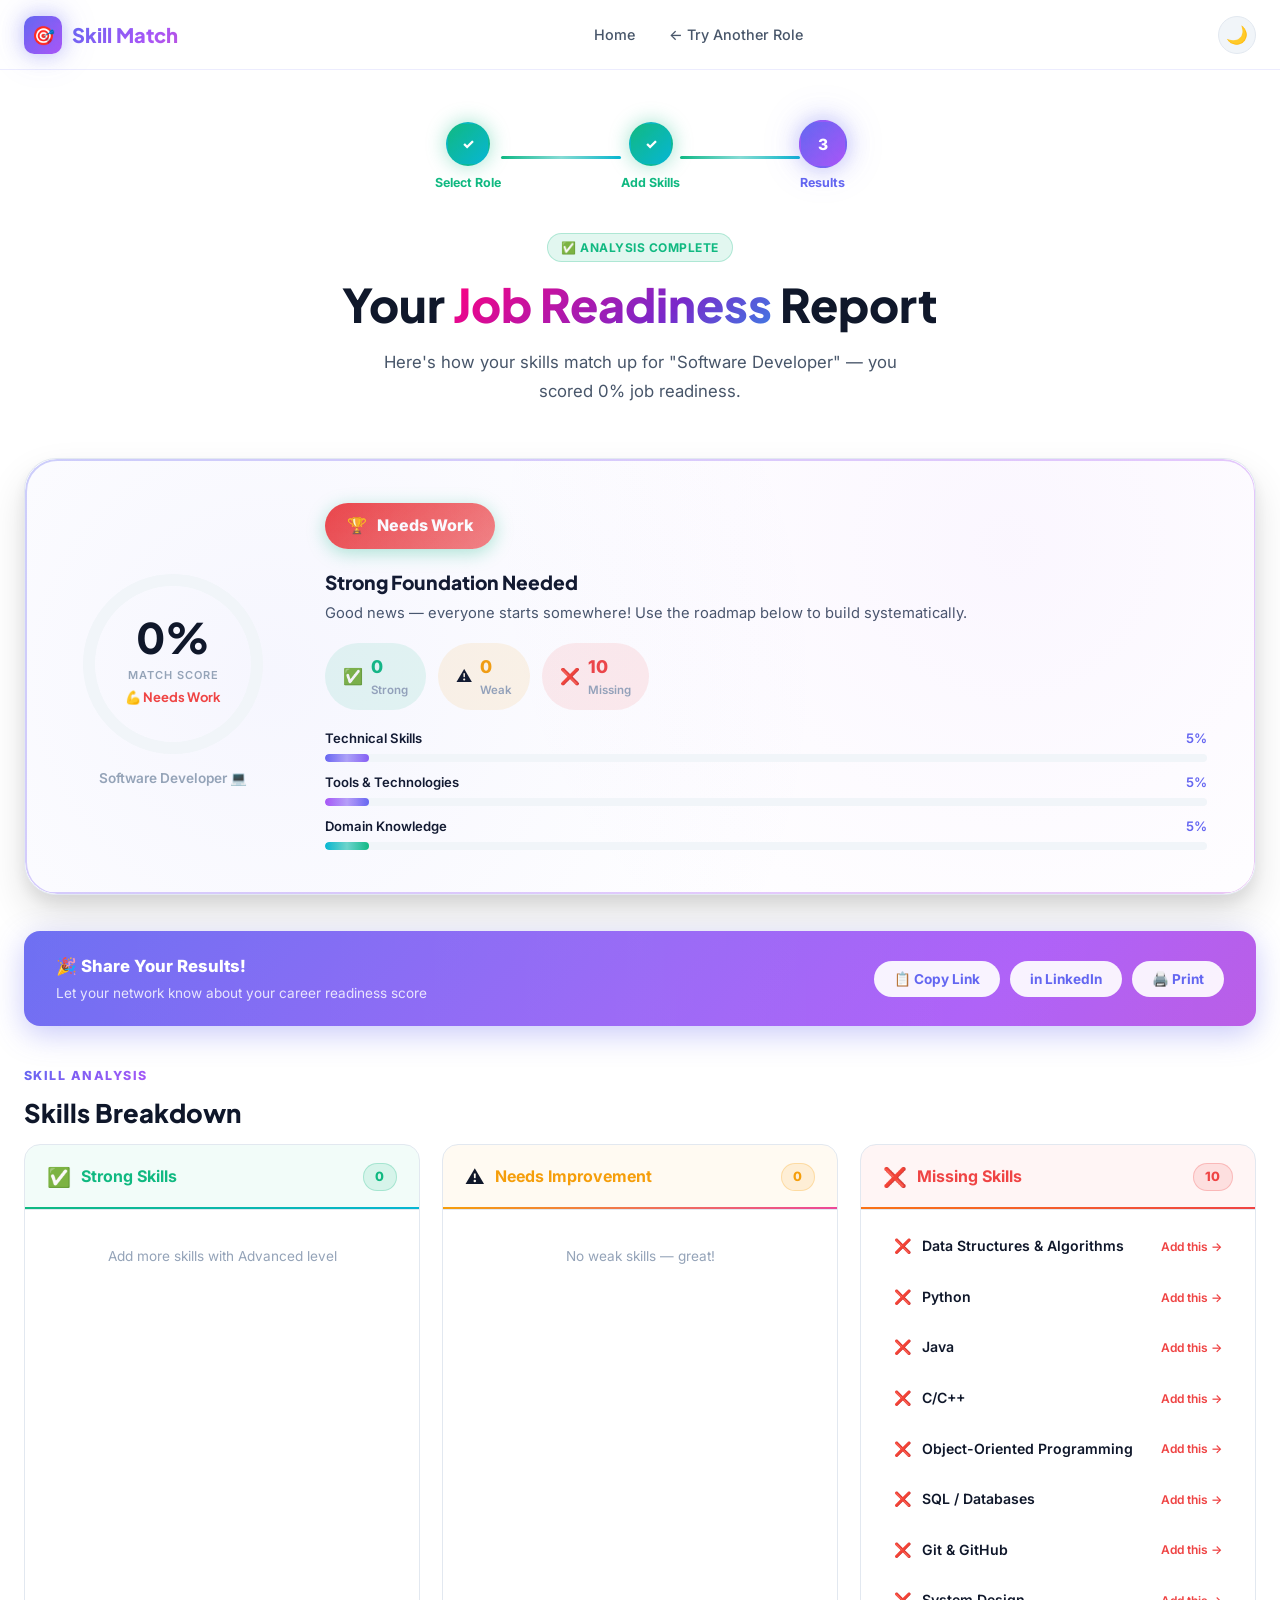
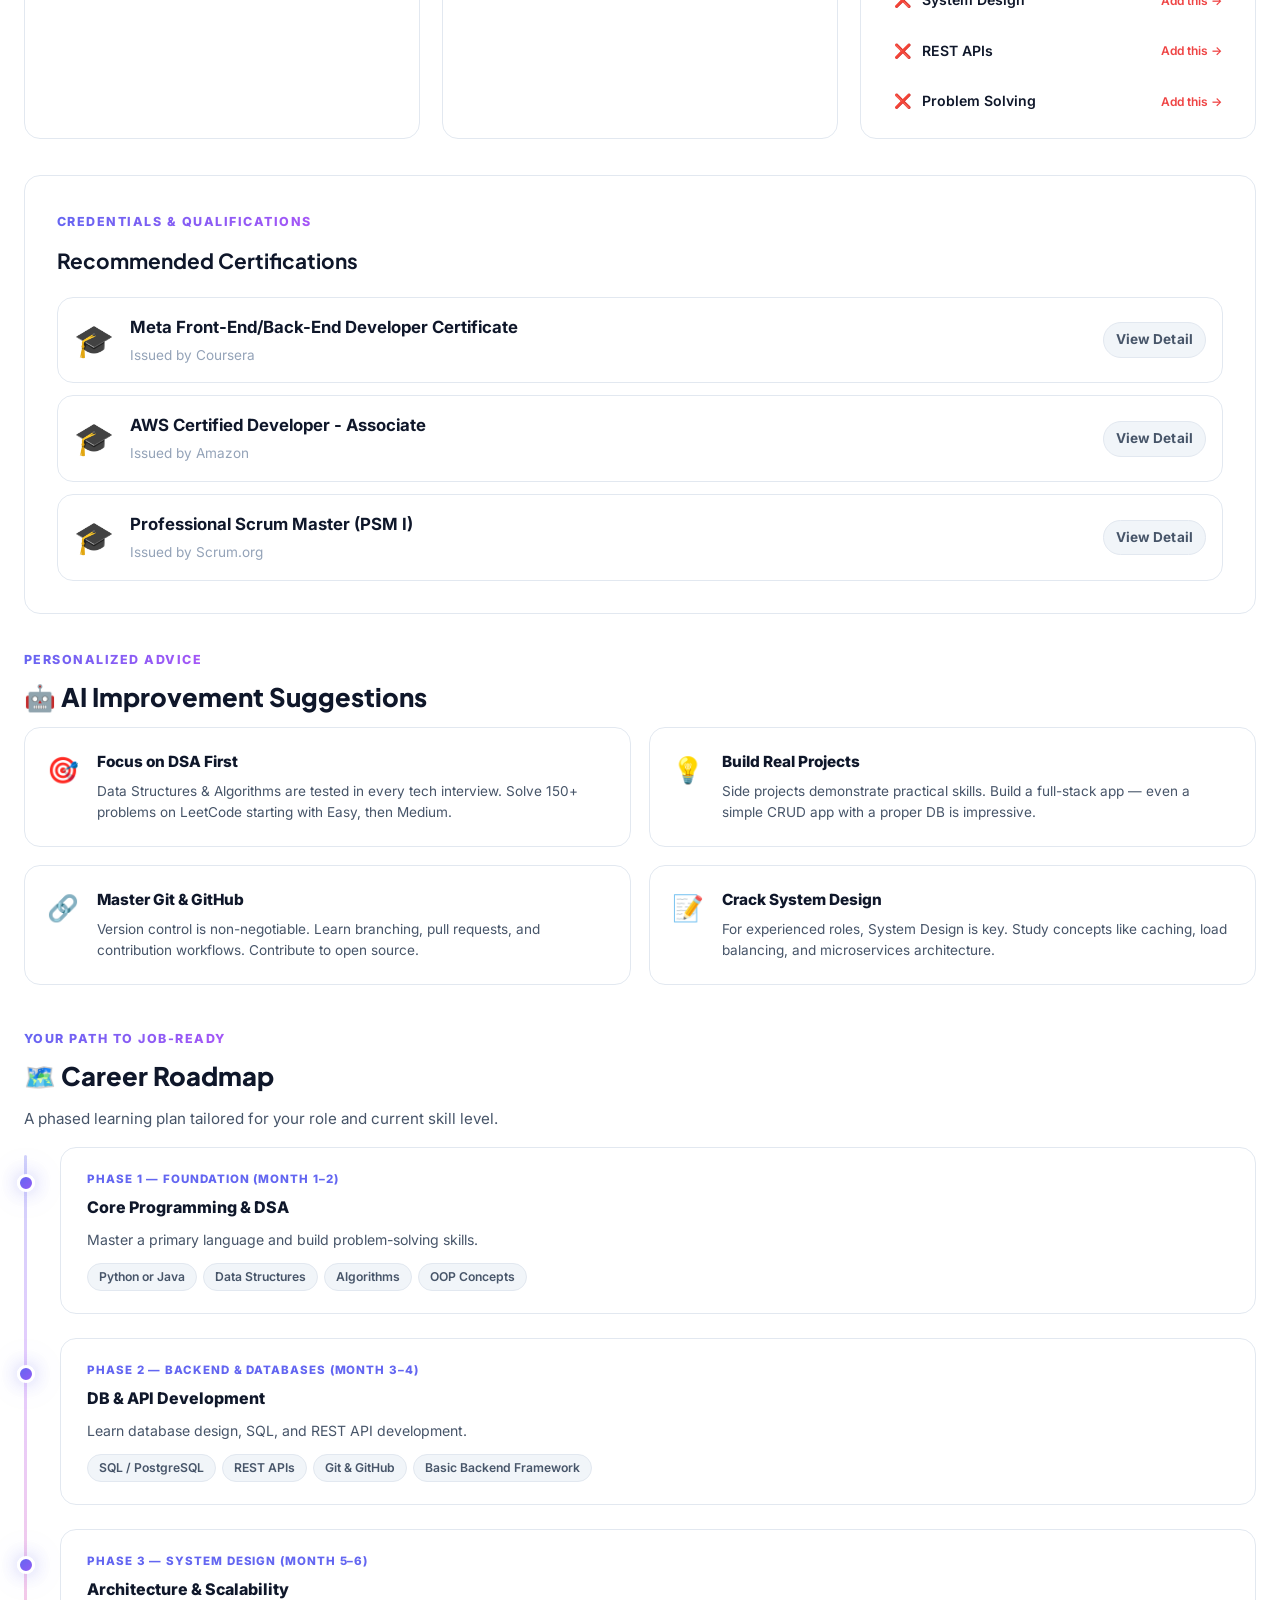
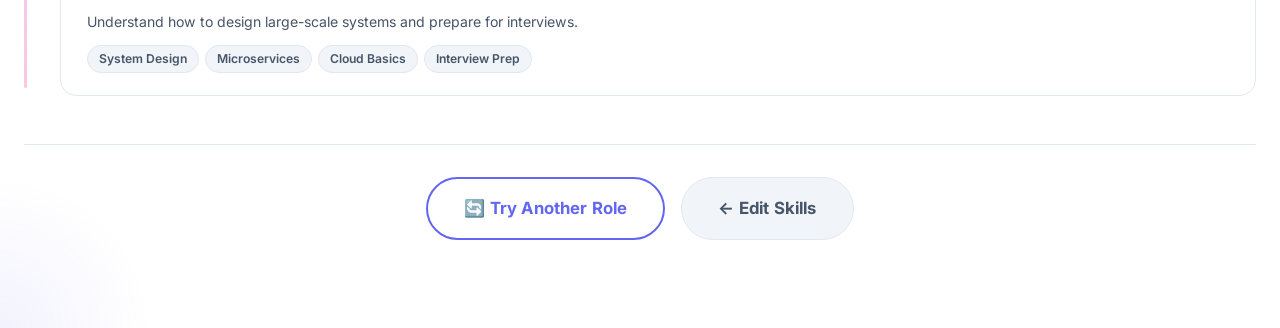
<file: results.html>
<!DOCTYPE html>
<html lang="en" data-theme="light">
<head>
  <meta charset="UTF-8" />
  <meta name="viewport" content="width=device-width, initial-scale=1.0" />
  <title>Your Results — GapVice</title>
  <meta name="description" content="View your job readiness score, skill breakdown, and personalized improvement suggestions." />
  <link rel="stylesheet" href="styles.css?v=3" />
  <link rel="icon" href="data:image/svg+xml,<svg xmlns='http://www.w3.org/2000/svg' viewBox='0 0 100 100'><text y='.9em' font-size='90'>🎯</text></svg>" />
  <style>
    /* Radar chart canvas */
    #radarCanvas { display:block; margin:0 auto; }

    /* Animated counter */
    .count-up { display:inline-block; }

    /* Score color bands */
    .score-excellent { color:#10b981; }
    .score-good      { color:#6366f1; }
    .score-fair      { color:#f59e0b; }
    .score-poor      { color:#ef4444; }

    /* Print styles */
    @media print {
      .navbar,.share-bar,.nav-actions { display:none!important; }
      body { background:#fff!important; }
    }
  </style>
</head>
<body>

<!-- NAVBAR -->
<nav class="navbar" id="navbar">
  <div class="nav-container">
    <a href="index.html" class="nav-logo">
      <div class="logo-icon">🎯</div>
      <span>Skill Match</span>
    </a>
    <div class="nav-links">
      <a href="index.html" class="nav-link">Home</a>
      <a href="roles.html" class="nav-link">← Try Another Role</a>
    </div>
    <div class="nav-actions">
      <button class="btn-dark-mode" id="themeToggle" title="Toggle dark mode">🌙</button>
      <button class="nav-hamburger" id="hamburger" aria-label="Menu">
        <span></span><span></span><span></span>
      </button>
    </div>
  </div>
</nav>
<div class="mobile-menu" id="mobileMenu">
  <a href="index.html" class="mobile-nav-link">🏠 Home</a>
  <a href="roles.html" class="mobile-nav-link">← Try Another Role</a>
</div>

<!-- PAGE -->
<main class="results-page">
  <div class="container">

    <!-- Step Indicator -->
    <div class="step-indicator" style="max-width:500px;margin:0 auto 40px;">
      <div class="step done">
        <div class="step-wrapper">
          <div class="step-circle">✓</div>
          <div class="step-label">Select Role</div>
        </div>
      </div>
      <div class="step-line done"></div>
      <div class="step done">
        <div class="step-wrapper">
          <div class="step-circle">✓</div>
          <div class="step-label">Add Skills</div>
        </div>
      </div>
      <div class="step-line done"></div>
      <div class="step active">
        <div class="step-wrapper">
          <div class="step-circle">3</div>
          <div class="step-label">Results</div>
        </div>
      </div>
    </div>

    <!-- Results Header -->
    <div class="results-header">
      <div class="badge badge-success animate-fade-up" style="margin:0 auto 16px;width:fit-content;">
        ✅ Analysis Complete
      </div>
      <h1 class="section-title animate-fade-up animate-delay-1">
        Your <span class="text-gradient">Job Readiness</span> Report
      </h1>
      <p class="section-desc animate-fade-up animate-delay-2" style="margin:0 auto;" id="resultsSubtitle">
        Here's how your skills match up for the selected role.
      </p>
    </div>

    <!-- ── SCORE SECTION ── -->
    <div class="score-section animate-fade-up animate-delay-2" id="scoreSection">
      <!-- Circular Score -->
      <div style="text-align:center;">
        <div style="position:relative;display:inline-flex;flex-direction:column;align-items:center;">
          <svg id="scoreSvg" width="200" height="200" viewBox="0 0 200 200">
            <circle cx="100" cy="100" r="84" fill="none" stroke="var(--surface)" stroke-width="12"/>
            <circle id="scoreArc" cx="100" cy="100" r="84" fill="none"
              stroke="url(#scoreGrad)" stroke-width="12"
              stroke-linecap="round"
              stroke-dasharray="528"
              stroke-dashoffset="528"
              transform="rotate(-90 100 100)"
              style="transition:stroke-dashoffset 1.8s cubic-bezier(.4,0,.2,1)"/>
            <defs>
              <linearGradient id="scoreGrad" x1="0%" y1="0%" x2="100%" y2="0%">
                <stop offset="0%" stop-color="#6366f1"/>
                <stop offset="100%" stop-color="#a855f7"/>
              </linearGradient>
            </defs>
            <text id="scoreText" x="100" y="90" text-anchor="middle"
              font-size="42" font-weight="900" fill="var(--text-primary)"
              font-family="'Plus Jakarta Sans',sans-serif">0%</text>
            <text x="100" y="115" text-anchor="middle"
              font-size="11" fill="var(--text-muted)"
              font-family="Inter,sans-serif" font-weight="600"
              letter-spacing="1">MATCH SCORE</text>
            <text id="scoreGrade" x="100" y="138" text-anchor="middle"
              font-size="13" font-weight="700"
              font-family="'Plus Jakarta Sans',sans-serif">Excellent</text>
          </svg>
          <div id="scoreRoleLabel" style="font-size:.85rem;color:var(--text-muted);font-weight:600;margin-top:4px;"></div>
        </div>
      </div>

      <!-- Score Details -->
      <div class="score-label-section">
        <div id="scoreGradeBadge" class="score-grade">
          <span>🏆</span> <span id="gradeText">Excellent Match</span>
        </div>
        <div>
          <div class="score-breakdown-title" id="scoreSummaryTitle">You're Well Prepared!</div>
          <div class="score-breakdown-desc" id="scoreSummaryDesc">Your skills align strongly with the role requirements. Focus on the missing skills to reach 100%.</div>
        </div>

        <!-- Mini stat pills -->
        <div style="display:flex;gap:12px;flex-wrap:wrap;">
          <div style="padding:10px 18px;background:rgba(16,185,129,.1);border-radius:var(--radius-full);display:flex;align-items:center;gap:8px;">
            <span style="font-size:1rem;">✅</span>
            <div><div id="strongCount" style="font-weight:800;font-size:1.1rem;color:var(--success);">0</div><div style="font-size:.72rem;color:var(--text-muted);font-weight:600;">Strong</div></div>
          </div>
          <div style="padding:10px 18px;background:rgba(245,158,11,.1);border-radius:var(--radius-full);display:flex;align-items:center;gap:8px;">
            <span style="font-size:1rem;">⚠️</span>
            <div><div id="weakCount" style="font-weight:800;font-size:1.1rem;color:var(--warning);">0</div><div style="font-size:.72rem;color:var(--text-muted);font-weight:600;">Weak</div></div>
          </div>
          <div style="padding:10px 18px;background:rgba(239,68,68,.1);border-radius:var(--radius-full);display:flex;align-items:center;gap:8px;">
            <span style="font-size:1rem;">❌</span>
            <div><div id="missingCount" style="font-weight:800;font-size:1.1rem;color:var(--danger);">0</div><div style="font-size:.72rem;color:var(--text-muted);font-weight:600;">Missing</div></div>
          </div>
        </div>

        <!-- Score bar breakdown -->
        <div style="display:flex;flex-direction:column;gap:10px;">
          <div>
            <div style="display:flex;justify-content:space-between;font-size:.82rem;margin-bottom:5px;font-weight:600;">
              <span>Technical Skills</span><span id="techPct" style="color:var(--primary);">0%</span>
            </div>
            <div class="progress-bar-wrap"><div class="progress-bar-fill" id="techBar" style="width:0%"></div></div>
          </div>
          <div>
            <div style="display:flex;justify-content:space-between;font-size:.82rem;margin-bottom:5px;font-weight:600;">
              <span>Tools & Technologies</span><span id="toolsPct" style="color:var(--primary);">0%</span>
            </div>
            <div class="progress-bar-wrap"><div class="progress-bar-fill" id="toolsBar" style="width:0%;background:linear-gradient(90deg,#a855f7,#6366f1)"></div></div>
          </div>
          <div>
            <div style="display:flex;justify-content:space-between;font-size:.82rem;margin-bottom:5px;font-weight:600;">
              <span>Domain Knowledge</span><span id="domainPct" style="color:var(--primary);">0%</span>
            </div>
            <div class="progress-bar-wrap"><div class="progress-bar-fill" id="domainBar" style="width:0%;background:linear-gradient(90deg,#06b6d4,#10b981)"></div></div>
          </div>
        </div>
      </div>
    </div>

    <!-- ── SHARE BAR ── -->
    <div class="share-bar animate-fade-up animate-delay-3">
      <div>
        <div class="share-bar-title">🎉 Share Your Results!</div>
        <div class="share-bar-desc">Let your network know about your career readiness score</div>
      </div>
      <div class="share-bar-actions">
        <button class="btn-share" onclick="shareResults('copy')">📋 Copy Link</button>
        <button class="btn-share" onclick="shareResults('linkedin')">in LinkedIn</button>
        <button class="btn-share" onclick="window.print()">🖨️ Print</button>
      </div>
    </div>

    <!-- ── SKILLS BREAKDOWN ── -->
    <div style="margin-bottom:16px;" class="animate-fade-up animate-delay-3">
      <div class="section-label">Skill Analysis</div>
      <h2 class="section-title" style="font-size:1.6rem;">Skills Breakdown</h2>
    </div>

    <div class="skills-breakdown-grid animate-fade-up animate-delay-3">
      <!-- Strong Skills -->
      <div class="breakdown-card">
        <div class="breakdown-header" style="background:rgba(16,185,129,.05);">
          <span style="font-size:1.2rem;">✅</span>
          <span style="font-weight:700;color:var(--success);">Strong Skills</span>
          <span class="breakdown-count badge-success badge" id="strongBadge">0</span>
        </div>
        <div class="breakdown-body" id="strongSkillsList">
          <div style="text-align:center;padding:20px;color:var(--text-muted);font-size:.85rem;">No strong skills yet</div>
        </div>
      </div>

      <!-- Weak Skills -->
      <div class="breakdown-card">
        <div class="breakdown-header" style="background:rgba(245,158,11,.05);">
          <span style="font-size:1.2rem;">⚠️</span>
          <span style="font-weight:700;color:var(--warning);">Needs Improvement</span>
          <span class="breakdown-count badge-warning badge" id="weakBadge">0</span>
        </div>
        <div class="breakdown-body" id="weakSkillsList">
          <div style="text-align:center;padding:20px;color:var(--text-muted);font-size:.85rem;">No weak skills</div>
        </div>
      </div>

      <!-- Missing Skills -->
      <div class="breakdown-card">
        <div class="breakdown-header" style="background:rgba(239,68,68,.05);">
          <span style="font-size:1.2rem;">❌</span>
          <span style="font-weight:700;color:var(--danger);">Missing Skills</span>
          <span class="breakdown-count badge-danger badge" id="missingBadge">0</span>
        </div>
        <div class="breakdown-body" id="missingSkillsList">
          <div style="text-align:center;padding:20px;color:var(--text-muted);font-size:.85rem;">No missing skills</div>
        </div>
      </div>
    </div>

    <!-- ── CERTIFICATIONS ── -->
    <div class="card animate-fade-up animate-delay-4" style="margin-bottom:32px;padding:32px;">
      <div style="margin-bottom:20px;">
        <div class="section-label">Credentials & Qualifications</div>
        <h2 style="font-family:var(--font-display);font-weight:700;font-size:1.3rem;">Recommended Certifications</h2>
      </div>
      <div id="certificationsList" style="display:flex;flex-direction:column;gap:12px;">
        <!-- Populated by JS -->
      </div>
    </div>


    <!-- ── AI SUGGESTIONS ── -->
    <div style="margin-bottom:16px;" class="animate-fade-up animate-delay-4">
      <div class="section-label">Personalized Advice</div>
      <h2 class="section-title" style="font-size:1.6rem;">🤖 AI Improvement Suggestions</h2>
    </div>
    <div class="suggestion-cards animate-fade-up animate-delay-4" id="suggestionCards">
      <!-- Populated by JS -->
    </div>

    <!-- ── CAREER ROADMAP ── -->
    <div style="margin:40px 0 16px;" class="animate-fade-up animate-delay-5">
      <div class="section-label">Your Path to Job-Ready</div>
      <h2 class="section-title" style="font-size:1.6rem;">🗺️ Career Roadmap</h2>
      <p style="color:var(--text-secondary);font-size:.95rem;margin-top:4px;">A phased learning plan tailored for your role and current skill level.</p>
    </div>
    <div class="roadmap-timeline animate-fade-up animate-delay-5" id="roadmapTimeline">
      <!-- Populated by JS -->
    </div>

    <!-- ── BOTTOM CTA ── -->
    <div style="display:flex;gap:16px;justify-content:center;flex-wrap:wrap;margin-top:48px;padding-top:32px;border-top:1px solid var(--border);" class="animate-fade-up animate-delay-5">
      <a href="roles.html" class="btn btn-secondary btn-lg">🔄 Try Another Role</a>
      <a href="skills.html" class="btn btn-ghost btn-lg">← Edit Skills</a>
    </div>

  </div>
</main>

<!-- Toast Container -->
<div class="toast-container" id="toastContainer"></div>

<script src="app.js?v=2"></script>
<script>
/* ══════════════════════════════════════
   RESULTS PAGE LOGIC
══════════════════════════════════════ */

/* ── Role data ── */
const ROLE_DATA = {
  'Software Developer': {
    emoji: '💻',
    required: ['Data Structures & Algorithms','Python','Java','C/C++','Object-Oriented Programming','SQL / Databases','Git & GitHub','System Design','REST APIs','Problem Solving'],
    roadmap: [
      { phase:'Phase 1 — Foundation (Month 1–2)', title:'Core Programming & DSA', desc:'Master a primary language and build problem-solving skills.', skills:['Python or Java','Data Structures','Algorithms','OOP Concepts'] },
      { phase:'Phase 2 — Backend & Databases (Month 3–4)', title:'DB & API Development', desc:'Learn database design, SQL, and REST API development.', skills:['SQL / PostgreSQL','REST APIs','Git & GitHub','Basic Backend Framework'] },
      { phase:'Phase 3 — System Design (Month 5–6)', title:'Architecture & Scalability', desc:'Understand how to design large-scale systems and prepare for interviews.', skills:['System Design','Microservices','Cloud Basics','Interview Prep'] }
    ],
    courses: [
      { title:'Data Structures & Algorithms Bootcamp', platform:'Udemy', icon:'🎓', color:'#6366f1', duration:'40 hrs', rating:'4.8', url:'https://www.udemy.com/course/js-algorithms-and-data-structures-masterclass/' },
      { title:'Complete Python Developer', platform:'Udemy', icon:'🐍', color:'#10b981', duration:'30 hrs', rating:'4.7', url:'https://www.udemy.com/course/complete-python-developer-zero-to-mastery/' },
      { title:'System Design Interview Prep', platform:'Coursera', icon:'⚙️', color:'#a855f7', duration:'20 hrs', rating:'4.9', url:'https://www.coursera.org/learn/system-design' },
      { title:'Advanced Java Programming', platform:'Coursera', icon:'☕', color:'#f59e0b', duration:'25 hrs', rating:'4.7', url:'https://www.coursera.org/specializations/java-programming' },
      { title:'React - The Complete Guide', platform:'Udemy', icon:'⚛️', color:'#06b6d4', duration:'45 hrs', rating:'4.8', url:'https://www.udemy.com/course/react-the-complete-guide-incl-redux/' },
      { title:'Mastering Git and GitHub', platform:'YouTube', icon:'🐙', color:'#ef4444', duration:'10 hrs', rating:'4.9', url:'https://www.youtube.com/results?search_query=git+and+github+tutorial' }
    ],
    suggestions: [
      { icon:'🎯', title:'Focus on DSA First', desc:'Data Structures & Algorithms are tested in every tech interview. Solve 150+ problems on LeetCode starting with Easy, then Medium.' },
      { icon:'💡', title:'Build Real Projects', desc:'Side projects demonstrate practical skills. Build a full-stack app — even a simple CRUD app with a proper DB is impressive.' },
      { icon:'🔗', title:'Master Git & GitHub', desc:'Version control is non-negotiable. Learn branching, pull requests, and contribution workflows. Contribute to open source.' },
      { icon:'📝', title:'Crack System Design', desc:'For experienced roles, System Design is key. Study concepts like caching, load balancing, and microservices architecture.' }
    ]
  },
  'QA Engineer': {
    emoji: '🧪',
    required: ['Manual Testing','Automation Testing','Selenium','Cypress','Jira','API Testing','SQL','Git','CI/CD','Problem Solving'],
    roadmap: [
      { phase:'Phase 1 — Foundation (Month 1)', title:'Manual Testing & Test Cases', desc:'Learn testing methodologies, bug tracking in Jira, and writing test cases.', skills:['Manual Testing','Jira','Testing Methodologies','SQL Basics'] },
      { phase:'Phase 2 — Automation (Month 2–3)', title:'UI & API Automation', desc:'Automate UI workflows with Selenium/Cypress and test APIs with Postman.', skills:['Selenium / Cypress','API Testing (Postman)','Python / Java','Git'] },
      { phase:'Phase 3 — CI/CD & Scale (Month 4)', title:'CI/CD Integration', desc:'Integrate automated tests into continuous integration pipelines.', skills:['CI/CD','Jenkins / GitHub Actions','Performance Testing','Automation Frameworks'] }
    ],
    courses: [
      { title:'Selenium WebDriver Bootcamp', platform:'Udemy', icon:'🧪', color:'#10b981', duration:'30 hrs', rating:'4.8', url:'https://www.udemy.com/course/selenium-real-time-examplesinterview-questions/' },
      { title:'Cypress - Modern Automation', platform:'Udemy', icon:'⚙️', color:'#6366f1', duration:'20 hrs', rating:'4.7', url:'https://www.udemy.com/course/cypress-tutorial/' },
      { title:'Postman API Testing', platform:'YouTube', icon:'🌐', color:'#f59e0b', duration:'5 hrs', rating:'4.9', url:'https://www.youtube.com/results?search_query=postman+api+testing+crash+course' },
      { title:'Playwright with JS', platform:'Udemy', icon:'🎭', color:'#a855f7', duration:'22 hrs', rating:'4.8', url:'https://www.udemy.com/course/playwright-tutorials-automation-testing/' },
      { title:'Jira for Beginners', platform:'Coursera', icon:'📝', color:'#10b981', duration:'8 hrs', rating:'4.6', url:'https://www.coursera.org/learn/agile-atlassian-jira' },
      { title:'SQL for QA Engineers', platform:'YouTube', icon:'🗄️', color:'#f59e0b', duration:'12 hrs', rating:'4.8', url:'https://www.youtube.com/results?search_query=sql+for+qa' }
    ],
    suggestions: [
      { icon:'⚙️', title:'Shift to Automation', desc:'Manual testing is a great start, but automation (Selenium, Cypress, Playwright) is where the demand and high salaries are.' },
      { icon:'🌐', title:'Master API Testing', desc:'Modern apps are API-driven. Get highly proficient in testing REST APIs using Postman or automation libraries.' },
      { icon:'🔄', title:'Learn CI/CD Basics', desc:'Knowing how to integrate your automated tests into a Jenkins or GitHub Actions pipeline makes you a top-tier candidate.' },
      { icon:'📝', title:'Write Clear Bug Reports', desc:'A QA is only as good as their communication. Practice writing detailed, reproducible bug reports in Jira.' }
    ]
  },
  'Technical Writer': {
    emoji: '✍️',
    required: ['Markdown','API Documentation','Git','HTML/CSS','Technical Writing','Editing','Jira','REST APIs','Swagger','Communication'],
    roadmap: [
      { phase:'Phase 1 — Writing Foundation (Month 1)', title:'Docs as Code & Markdown', desc:'Learn the docs-as-code philosophy, Markdown, and technical writing basics.', skills:['Markdown','Technical Writing','Style Guides','Editing'] },
      { phase:'Phase 2 — APIs & Git (Month 2)', title:'API Documentation', desc:'Understand REST APIs, Swagger, and version control using Git.', skills:['REST APIs','Swagger / OpenAPI','Git & GitHub','HTML/CSS Basics'] },
      { phase:'Phase 3 — Tools & Architecture (Month 3)', title:'Static Site Generators', desc:'Learn to build and deploy docs using tools like Docusaurus or Sphinx.', skills:['Docusaurus / Sphinx','Information Architecture','User Tutorials','Agile'] }
    ],
    courses: [
      { title:'Technical Writing Masterclass', platform:'Udemy', icon:'✍️', color:'#ec4899', duration:'10 hrs', rating:'4.7', url:'https://www.udemy.com/course/technical-writing-and-editing/' },
      { title:'Documenting APIs', platform:'IdRatherBeWriting', icon:'🌐', color:'#10b981', duration:'Self-paced', rating:'4.9', url:'https://idratherbewriting.com/learnapidoc/' },
      { title:'Git & GitHub for Writers', platform:'YouTube', icon:'📂', color:'#f59e0b', duration:'3 hrs', rating:'4.8', url:'https://www.youtube.com/results?search_query=git+for+technical+writers' },
      { title:'Docusaurus Crash Course', platform:'YouTube', icon:'🦖', color:'#10b981', duration:'3 hrs', rating:'4.8', url:'https://www.youtube.com/results?search_query=docusaurus+tutorial' },
      { title:'Markdown & Docs-as-Code', platform:'Udemy', icon:'📝', color:'#6366f1', duration:'5 hrs', rating:'4.7', url:'https://www.udemy.com/course/markdown-crash-course/' },
      { title:'Swagger OpenAPI Spec', platform:'Udemy', icon:'🌐', color:'#f59e0b', duration:'8 hrs', rating:'4.6', url:'https://www.udemy.com/course/openapi-swagger/' }
    ],
    suggestions: [
      { icon:'📖', title:'Master Docs-as-Code', desc:'Learn to write docs using Markdown and manage them via Git just like software source code.' },
      { icon:'🌐', title:'Learn API Documentation', desc:'API docs are the most in-demand niche. Take Tom Johnson\'s free "Documenting APIs" course.' },
      { icon:'🛠️', title:'Build a Portfolio', desc:'Create a portfolio with examples of tutorials, how-to guides, and reference docs. Open source contributions are perfect for this.' },
      { icon:'🗣️', title:'Develop Developer Empathy', desc:'The best technical writers think like developers. Learn the basics of Python or JavaScript to understand your audience.' }
    ]
  },
  'UI/UX Designer': {
    emoji: '🎨',
    required: ['Figma','Wireframing','Prototyping','UX Research','Design Principles','Adobe XD','User Testing','Information Architecture','Typography','Color Theory'],
    roadmap: [
      { phase:'Phase 1 — Design Basics (Month 1–2)', title:'Visual Design Fundamentals', desc:'Learn core design principles, typography, and color theory.', skills:['Typography','Color Theory','Layout & Grids','Design Principles'] },
      { phase:'Phase 2 — Tools & Prototyping (Month 2–3)', title:'Figma & Interaction Design', desc:'Master Figma and create high-fidelity interactive prototypes.', skills:['Figma','Wireframing','Prototyping','Component Libraries'] },
      { phase:'Phase 3 — UX Research (Month 4–5)', title:'User Research & Testing', desc:'Conduct user interviews, usability tests, and create research-backed designs.', skills:['UX Research','User Testing','Information Architecture','Case Studies'] }
    ],
    courses: [
      { title:'Google UX Design Professional Certificate', platform:'Coursera', icon:'🎨', color:'#a855f7', duration:'6 months', rating:'4.8', url:'https://www.coursera.org/professional-certificates/google-ux-design' },
      { title:'UI/UX Design Masterclass', platform:'Udemy', icon:'✏️', color:'#6366f1', duration:'25 hrs', rating:'4.7', url:'https://www.udemy.com/course/user-experience-design-fundamentals/' },
      { title:'Figma Complete Course', platform:'YouTube', icon:'🖌️', color:'#10b981', duration:'8 hrs', rating:'4.9', url:'https://www.youtube.com/results?search_query=figma+complete+course' },
      { title:'Advanced Prototyping in Figma', platform:'YouTube', icon:'⚡', color:'#f59e0b', duration:'5 hrs', rating:'4.9', url:'https://www.youtube.com/results?search_query=advanced+figma+prototyping' },
      { title:'Web Accessibility (WCAG)', platform:'Coursera', icon:'♿', color:'#06b6d4', duration:'15 hrs', rating:'4.8', url:'https://www.coursera.org/learn/accessibility' },
      { title:'Color Theory Basics', platform:'Skillshare', icon:'🌈', color:'#ef4444', duration:'6 hrs', rating:'4.7', url:'https://www.skillshare.com/' }
    ],
    suggestions: [
      { icon:'🖼️', title:'Build a Strong Portfolio', desc:'For UI/UX, portfolio beats everything. Complete 3–5 well-documented case studies showing your process from research to final design.' },
      { icon:'🔬', title:'Practice UX Research', desc:'Conduct user interviews and usability tests. Employers love candidates who back designs with real user data and feedback.' },
      { icon:'📱', title:'Master Figma Components', desc:'Learn auto-layout, design systems, and component variants in Figma. It dramatically speeds up your workflow and is an industry standard.' },
      { icon:'🏆', title:'Work on Real Briefs', desc:'Participate in design challenges on Dribbble or redesign existing apps. These show initiative and are great portfolio pieces.' }
    ]
  },
  'Cybersecurity Analyst': {
    emoji: '🔐',
    required: ['Networking Fundamentals','Linux','Ethical Hacking','Cryptography','Security Tools (Wireshark)','SIEM','Firewalls & IDS','Vulnerability Assessment','Python Scripting','CompTIA Security+'],
    roadmap: [
      { phase:'Phase 1 — Foundation (Month 1–2)', title:'Networking & Linux Basics', desc:'Strong networking knowledge is the bedrock of all cybersecurity work.', skills:['OSI Model','TCP/IP','Linux CLI','Network Protocols'] },
      { phase:'Phase 2 — Security Concepts (Month 3–4)', title:'Security Tools & Techniques', desc:'Learn how attacks work to better defend against them.', skills:['Ethical Hacking','Wireshark','Nmap','Cryptography'] },
      { phase:'Phase 3 — Certification & Practice (Month 5–6)', title:'Get Certified & Practice', desc:'Earn CompTIA Security+ and practice on real lab environments.', skills:['CompTIA Security+','TryHackMe Labs','SIEM Tools','Incident Response'] }
    ],
    courses: [
      { title:'CompTIA Security+ (SY0-701)', platform:'Udemy', icon:'🔒', color:'#06b6d4', duration:'35 hrs', rating:'4.8', url:'https://www.udemy.com/course/securityplus/' },
      { title:'Ethical Hacking Bootcamp', platform:'Udemy', icon:'🕵️', color:'#ef4444', duration:'45 hrs', rating:'4.7', url:'https://www.udemy.com/course/learn-ethical-hacking-from-scratch/' },
      { title:'Linux for Cybersecurity', platform:'Coursera', icon:'🐧', color:'#a855f7', duration:'12 hrs', rating:'4.6', url:'https://www.coursera.org/courses?query=linux%20security' },
      { title:'Advanced Penetration Testing', platform:'Udemy', icon:'🛡️', color:'#10b981', duration:'30 hrs', rating:'4.8', url:'https://www.udemy.com/course/advanced-penetration-testing/' },
      { title:'Splunk Core Certified Power User', platform:'Udemy', icon:'🔍', color:'#f59e0b', duration:'15 hrs', rating:'4.6', url:'https://www.udemy.com/course/splunk-core-certified-power-user/' },
      { title:'Python for Cybersecurity', platform:'Coursera', icon:'🐍', color:'#6366f1', duration:'20 hrs', rating:'4.7', url:'https://www.coursera.org/learn/python-for-cybersecurity' }
    ],
    suggestions: [
      { icon:'🔒', title:'Get CompTIA Security+', desc:'CompTIA Security+ is the most widely recognized entry-level cybersecurity certification. It validates your baseline knowledge and is required by many employers.' },
      { icon:'🧪', title:'Practice on TryHackMe', desc:'TryHackMe and HackTheBox offer hands-on cybersecurity labs. Complete beginner rooms daily to build real, practical skills.' },
      { icon:'🐧', title:'Master Linux CLI', desc:'Almost all security tools run on Linux. Get comfortable with the command line, file permissions, network commands, and scripting.' },
      { icon:'📡', title:'Learn Wireshark', desc:'Packet analysis is a core security skill. Learn to capture and analyze network traffic to detect anomalies and threats.' }
    ]
  },
  'Data Scientist': {
    emoji: '📊',
    required: ['Python','Machine Learning','Statistics','Data Visualization','SQL','Pandas & NumPy','Scikit-learn','Deep Learning','Feature Engineering','TensorFlow / PyTorch'],
    roadmap: [
      { phase:'Phase 1 — Math & Python (Month 1–2)', title:'Foundations: Stats & Python', desc:'Build the mathematical and programming foundation for data science.', skills:['Python','Statistics','Probability','Pandas & NumPy'] },
      { phase:'Phase 2 — Machine Learning (Month 3–4)', title:'ML Algorithms & Practice', desc:'Implement and tune classic ML models on real datasets.', skills:['Scikit-learn','Feature Engineering','Model Evaluation','SQL & Data Wrangling'] },
      { phase:'Phase 3 — Deep Learning & Projects (Month 5–6)', title:'Deep Learning & Portfolio', desc:'Add neural networks to your toolkit and build a Kaggle portfolio.', skills:['TensorFlow / PyTorch','Computer Vision or NLP','Kaggle Competitions','End-to-end Projects'] }
    ],
    courses: [
      { title:'Machine Learning Specialization', platform:'Coursera', icon:'🤖', color:'#10b981', duration:'3 months', rating:'4.9', url:'https://www.coursera.org/specializations/machine-learning-introduction' },
      { title:'Python for Data Science & ML', platform:'Udemy', icon:'📊', color:'#6366f1', duration:'22 hrs', rating:'4.7', url:'https://www.udemy.com/course/python-for-data-science-and-machine-learning-bootcamp/' },
      { title:'Deep Learning Specialization', platform:'Coursera', icon:'🧠', color:'#a855f7', duration:'5 months', rating:'4.9', url:'https://www.coursera.org/specializations/deep-learning' },
      { title:'SQL for Data Science', platform:'Coursera', icon:'🗄️', color:'#f59e0b', duration:'20 hrs', rating:'4.8', url:'https://www.coursera.org/learn/sql-for-data-science' },
      { title:'Data Visualization with Tableau', platform:'Coursera', icon:'📈', color:'#ef4444', duration:'25 hrs', rating:'4.7', url:'https://www.coursera.org/learn/data-visualization-tableau' },
      { title:'Advanced Natural Language Processing', platform:'Coursera', icon:'🗣️', color:'#a855f7', duration:'30 hrs', rating:'4.9', url:'https://www.coursera.org/specializations/natural-language-processing' }
    ],
    suggestions: [
      { icon:'📊', title:'Master Pandas & NumPy', desc:'These are the bread and butter of data science in Python. Get comfortable with data manipulation, cleaning, and EDA before moving to ML.' },
      { icon:'🧮', title:'Strengthen Your Statistics', desc:'Machine learning is applied statistics. A solid foundation in probability, distributions, hypothesis testing, and regression is essential.' },
      { icon:'🏆', title:'Compete on Kaggle', desc:'Kaggle competitions are the best way to practice on real-world datasets. Even finishing in the top 50% looks excellent on a resume.' },
      { icon:'🔮', title:'Learn a Deep Learning Framework', desc:'TensorFlow or PyTorch — pick one and go deep. Neural networks are the backbone of modern AI applications and highly valued.' }
    ]
  },
  'Data Engineer': {
    emoji: '⚙️',
    required: ['SQL','Python','Apache Spark','ETL Pipelines','AWS / GCP','Data Warehousing','Kafka','Docker','Hadoop','Airflow'],
    roadmap: [
      { phase:'Phase 1 — Data Foundations (Month 1–2)', title:'Advanced SQL & Python', desc:'Master data manipulation, window functions, and advanced SQL querying.', skills:['Advanced SQL','Python (Pandas)','Data Modeling','Relational DBs'] },
      { phase:'Phase 2 — Big Data & ETL (Month 3–4)', title:'Pipelines & Big Data Tools', desc:'Build ETL pipelines and process large datasets using distributed computing.', skills:['Apache Spark','Airflow','ETL / ELT','Data Lakes'] },
      { phase:'Phase 3 — Cloud & Streaming (Month 5–6)', title:'Cloud Data Warehouses & Streaming', desc:'Deploy on the cloud and handle real-time streaming data.', skills:['Snowflake / BigQuery','Kafka','AWS / GCP','Docker'] }
    ],
    courses: [
      { title:'Data Engineering Basics', platform:'Coursera', icon:'📊', color:'#10b981', duration:'20 hrs', rating:'4.8', url:'https://www.coursera.org/specializations/data-engineering-foundations' },
      { title:'Apache Spark with Python', platform:'Udemy', icon:'⚡', color:'#f59e0b', duration:'15 hrs', rating:'4.7', url:'https://www.udemy.com/course/spark-and-python-for-big-data-with-pyspark/' },
      { title:'Data Warehouse on AWS', platform:'Coursera', icon:'☁️', color:'#6366f1', duration:'12 hrs', rating:'4.8', url:'https://www.coursera.org/learn/data-warehouse-aws' },
      { title:'Apache Airflow Tutorial', platform:'YouTube', icon:'🔄', color:'#ec4899', duration:'8 hrs', rating:'4.8', url:'https://www.youtube.com/results?search_query=apache+airflow+tutorial' },
      { title:'Snowflake Masterclass', platform:'Udemy', icon:'❄️', color:'#06b6d4', duration:'20 hrs', rating:'4.7', url:'https://www.udemy.com/course/snowflake-masterclass/' },
      { title:'Kafka for Beginners', platform:'Udemy', icon:'📨', color:'#10b981', duration:'12 hrs', rating:'4.6', url:'https://www.udemy.com/course/apache-kafka/' }
    ],
    suggestions: [
      { icon:'🗄️', title:'SQL is King', desc:'For Data Engineers, SQL is the absolute most important skill. Master window functions, CTEs, and query optimization.' },
      { icon:'☁️', title:'Learn a Cloud Warehouse', desc:'Get hands-on experience with modern cloud data warehouses like Snowflake, AWS Redshift, or Google BigQuery.' },
      { icon:'🔄', title:'Build an End-to-End Pipeline', desc:'Create a portfolio project that extracts data from an API, transforms it with Python/Spark, and loads it into a database.' },
      { icon:'orchestra', title:'Understand Orchestration', desc:'Learn Apache Airflow. Knowing how to schedule and monitor complex data workflows is highly valued by employers.' }
    ]
  },
  'Cloud Engineer': {
    emoji: '☁️',
    required: ['AWS / Azure / GCP','Networking','Docker','Kubernetes','CI/CD Pipelines','Infrastructure as Code','Linux','Python / Bash','Security & Compliance','Load Balancing'],
    roadmap: [
      { phase:'Phase 1 — Cloud & Linux Basics (Month 1–2)', title:'Cloud Fundamentals', desc:'Get familiar with cloud services and Linux administration.', skills:['AWS / Azure Basics','Linux Admin','Networking','IAM & Security'] },
      { phase:'Phase 2 — Containers & IaC (Month 3–4)', title:'Docker, K8s & Terraform', desc:'Master containerization and infrastructure as code.', skills:['Docker','Kubernetes','Terraform','Ansible'] },
      { phase:'Phase 3 — Certification & Architecture (Month 5–6)', title:'Get Certified & Architect', desc:'Earn a cloud certification and design scalable, resilient architectures.', skills:['AWS Solutions Architect','CI/CD Pipelines','Cost Optimization','Cloud Architecture'] }
    ],
    courses: [
      { title:'AWS Solutions Architect Associate', platform:'Udemy', icon:'☁️', color:'#f59e0b', duration:'28 hrs', rating:'4.8', url:'https://www.udemy.com/course/aws-certified-solutions-architect-associate-saa-c03/' },
      { title:'Docker & Kubernetes Complete Guide', platform:'Udemy', icon:'🐳', color:'#06b6d4', duration:'22 hrs', rating:'4.8', url:'https://www.udemy.com/course/docker-and-kubernetes-the-complete-guide/' },
      { title:'HashiCorp Terraform Associate', platform:'Udemy', icon:'🔧', color:'#a855f7', duration:'16 hrs', rating:'4.7', url:'https://www.udemy.com/course/terraform-beginner-to-advanced/' },
      { title:'GCP Associate Cloud Engineer', platform:'Coursera', icon:'☁️', color:'#ef4444', duration:'40 hrs', rating:'4.8', url:'https://www.coursera.org/professional-certificates/gcp-cloud-engineering' },
      { title:'Linux System Administration', platform:'Coursera', icon:'🐧', color:'#10b981', duration:'30 hrs', rating:'4.7', url:'https://www.coursera.org/learn/linux-system-administration' },
      { title:'Azure Fundamentals (AZ-900)', platform:'Udemy', icon:'Ⓜ️', color:'#06b6d4', duration:'15 hrs', rating:'4.6', url:'https://www.udemy.com/course/microsoft-azure-fundamentals-az-900/' }
    ],
    suggestions: [
      { icon:'☁️', title:'Get Cloud Certified', desc:'AWS Solutions Architect Associate is the gold standard entry-level cloud cert. It provides a structured curriculum and validates your skills to employers.' },
      { icon:'🐳', title:'Master Docker First', desc:'Before Kubernetes, deeply understand Docker — images, containers, networking, and compose files. It\'s the foundation of all container orchestration.' },
      { icon:'🏗️', title:'Learn Terraform for IaC', desc:'Infrastructure as Code is essential for modern cloud engineering. Terraform is provider-agnostic and heavily demanded in job listings.' },
      { icon:'🔐', title:'Study Cloud Security', desc:'Security is a critical cloud skill — Learn IAM, VPCs, security groups, encryption at rest/transit, and compliance frameworks like SOC2.' }
    ]
  },
  'DevOps Engineer': {
    emoji: '⚙️',
    required: ['Jenkins','Docker','Kubernetes','Linux','Shell Scripting','GitOps','Ansible / Terraform','Monitoring (Prometheus)','CI/CD','Agile & Scrum'],
    roadmap: [
      { phase:'Phase 1 — Linux & Scripting (Month 1–2)', title:'Linux & Automation', desc:'Build a strong Linux foundation with scripting and automation skills.', skills:['Linux Admin','Bash Scripting','Python','Git & Version Control'] },
      { phase:'Phase 2 — CI/CD & Containers (Month 3–4)', title:'Pipelines & Containers', desc:'Set up end-to-end CI/CD pipelines and containerize applications.', skills:['Jenkins / GitHub Actions','Docker','Kubernetes','Ansible'] },
      { phase:'Phase 3 — Monitoring & Scale (Month 5–6)', title:'Observability & SRE', desc:'Learn to monitor systems at scale and implement SRE practices.', skills:['Prometheus & Grafana','ELK Stack','Terraform','Cloud Infrastructure'] }
    ],
    courses: [
      { title:'DevOps Bootcamp: Docker, K8s, CI/CD', platform:'Udemy', icon:'⚙️', color:'#ef4444', duration:'40 hrs', rating:'4.8', url:'https://www.udemy.com/course/devops-with-docker-kubernetes-and-azure-devops/' },
      { title:'Jenkins: CI/CD Pipelines', platform:'Udemy', icon:'🔧', color:'#6366f1', duration:'14 hrs', rating:'4.6', url:'https://www.udemy.com/course/jenkins-from-zero-to-hero/' },
      { title:'Prometheus & Grafana Monitoring', platform:'Udemy', icon:'📈', color:'#10b981', duration:'12 hrs', rating:'4.7', url:'https://www.udemy.com/course/prometheus-and-grafana-the-complete-guide/' },
      { title:'GitOps with ArgoCD', platform:'YouTube', icon:'🔄', color:'#a855f7', duration:'6 hrs', rating:'4.8', url:'https://www.youtube.com/results?search_query=argocd+gitops' },
      { title:'Advanced Ansible Playbooks', platform:'Udemy', icon:'🤖', color:'#f59e0b', duration:'12 hrs', rating:'4.7', url:'https://www.udemy.com/course/mastering-ansible/' },
      { title:'ELK Stack Tutorial', platform:'YouTube', icon:'📊', color:'#ec4899', duration:'10 hrs', rating:'4.6', url:'https://www.youtube.com/results?search_query=elk+stack+tutorial' }
    ],
    suggestions: [
      { icon:'🔄', title:'Build a Full CI/CD Pipeline', desc:'Set up a complete pipeline using Jenkins or GitHub Actions that builds, tests, and deploys an app. This is the #1 project employers want to see.' },
      { icon:'🐳', title:'Containerize Everything', desc:'Docker and Kubernetes are the heart of modern DevOps. Master container lifecycle, networking, and Helm charts for Kubernetes deployments.' },
      { icon:'📊', title:'Learn Monitoring & Alerting', desc:'Prometheus + Grafana is the standard observability stack. Set up dashboards and alerts for a sample application to showcase operational thinking.' },
      { icon:'📝', title:'Automate with Ansible', desc:'Configuration management reduces manual effort dramatically. Learn Ansible playbooks to automate server provisioning and application deployment.' }
    ]
  }
};

/* ── Compute Results ── */
let role, userSkills, roleData, analysisResult;

function computeResults() {
  role = sessionStorage.getItem('selectedRole') || 'Software Developer';
  const raw = sessionStorage.getItem('userSkills');
  userSkills = raw ? JSON.parse(raw) : [];
  
  let savedPresets = null;
  try {
    const rawPresets = sessionStorage.getItem('currentRolePresets');
    if (rawPresets) savedPresets = JSON.parse(rawPresets);
  } catch(e) {}

  if (ROLE_DATA[role]) {
    roleData = ROLE_DATA[role];
    if (savedPresets && savedPresets.length > 0) {
      roleData.required = savedPresets;
    }
  } else {
    // Dynamic fallback for any role not explicitly defined in ROLE_DATA
    roleData = {
      emoji: '🎯',
      required: (savedPresets && savedPresets.length > 0) ? savedPresets : [role + ' Basics', 'Domain Expertise', 'Problem Solving', 'Communication', 'Industry Tools', 'Analytical Skills'],
      roadmap: [
        { phase:'Phase 1 — Foundation', title: role + ' Fundamentals', desc:'Master the core concepts and basic skills required for this role.', skills:['Basics', 'Terminology'] },
        { phase:'Phase 2 — Intermediate', title:'Tools & Techniques', desc:'Learn the industry-standard tools and methodologies.', skills:['Specialized Tools', 'Best Practices'] },
        { phase:'Phase 3 — Professional', title:'Advanced Applications', desc:'Apply your skills to real-world scenarios and build a portfolio.', skills:['Real-world Projects', 'Interview Prep'] }
      ],
      courses: [
        { title: 'Complete ' + role + ' Bootcamp', platform: 'Udemy', icon: '🎓', color: '#6366f1', duration: '40 hrs', rating: '4.8', url: 'https://www.udemy.com/courses/search/?q=' + encodeURIComponent(role) },
        { title: role + ' Fundamentals', platform: 'Coursera', icon: '📚', color: '#10b981', duration: '20 hrs', rating: '4.7', url: 'https://www.coursera.org/courses?query=' + encodeURIComponent(role) },
        { title: 'Advanced ' + role + ' Techniques', platform: 'Udemy', icon: '⚙️', color: '#a855f7', duration: '25 hrs', rating: '4.6', url: 'https://www.udemy.com/courses/search/?q=' + encodeURIComponent('Advanced ' + role) },
        { title: 'Mastering the ' + role + ' Interview', platform: 'YouTube', icon: '🌟', color: '#f59e0b', duration: '15 hrs', rating: '4.8', url: 'https://www.youtube.com/results?search_query=' + encodeURIComponent(role + ' interview prep') },
        { title: 'Real-world ' + role + ' Projects', platform: 'Coursera', icon: '🛠️', color: '#ec4899', duration: '10 hrs', rating: '4.7', url: 'https://www.coursera.org/courses?query=' + encodeURIComponent(role + ' projects') },
        { title: role + ' Masterclass', platform: 'Skillshare', icon: '✨', color: '#06b6d4', duration: '12 hrs', rating: '4.8', url: 'https://www.skillshare.com/search?query=' + encodeURIComponent(role) }
      ],
      suggestions: [
        { icon: '🎯', title: 'Focus on Core Skills', desc: 'Ensure you have a strong understanding of the fundamental principles of being a ' + role + '.' },
        { icon: '💡', title: 'Build a Portfolio', desc: 'Create real-world projects that demonstrate your ability to perform the duties of a ' + role + '.' },
        { icon: '🔗', title: 'Network in Your Field', desc: 'Connect with other professionals in this industry to learn about common tools and practices.' },
        { icon: '📖', title: 'Stay Updated', desc: 'Follow industry blogs and news to stay up to date on the latest trends for this role.' }
      ]
    };
  }

  const required = roleData.required;
  const userNames = userSkills.map(s => s.name.toLowerCase());

  const strong = [], weak = [], missing = [];

  required.forEach(req => {
    const reqLow = req.toLowerCase();
    const userSkill = userSkills.find(s => {
      const sLow = s.name.toLowerCase();
      return sLow === reqLow ||
        sLow.includes(reqLow.split(' ')[0]) ||
        reqLow.includes(sLow.split(' ')[0]);
    });
    if (userSkill) {
      if (userSkill.level === 'Advanced') strong.push({ name: req, level: userSkill.level });
      else weak.push({ name: req, level: userSkill.level });
    } else {
      missing.push({ name: req });
    }
  });

  // Extra user skills not in required → always strong
  userSkills.forEach(s => {
    const inRequired = required.some(r => r.toLowerCase().includes(s.name.toLowerCase().split(' ')[0]) || s.name.toLowerCase().includes(r.toLowerCase().split(' ')[0]));
    if (!inRequired && s.level === 'Advanced') strong.push({ name: s.name, level: s.level });
    else if (!inRequired) weak.push({ name: s.name, level: s.level });
  });

  const totalRequired = required.length;
  const scoreRaw = Math.round(((strong.length * 1 + weak.length * 0.5) / totalRequired) * 100);
  const score = Math.min(scoreRaw, 100);

  analysisResult = { role, score, strong, weak, missing,
    techPct: Math.min(score + 5, 100),
    toolsPct: Math.max(score - 10, 5),
    domainPct: Math.max(score - 5, 5)
  };
  return analysisResult;
}

/* ── Grade ── */
function getGrade(s) {
  if (s >= 85) return { label:'Excellent Match', emoji:'🏆', color:'#10b981', summary:'You\'re Well Prepared!', desc:'Your skills align strongly. Keep polishing the weak areas and filling remaining gaps.' };
  if (s >= 65) return { label:'Good Match', emoji:'👍', color:'#6366f1', summary:'Almost There!', desc:'Solid foundation! A few months of focused effort on missing skills will get you job-ready.' };
  if (s >= 40) return { label:'Fair Match', emoji:'📈', color:'#f59e0b', summary:'Room to Grow', desc:'You have some relevant skills but significant gaps remain. Follow the roadmap systematically.' };
  return { label:'Needs Work', emoji:'💪', color:'#ef4444', summary:'Strong Foundation Needed', desc:'Good news — everyone starts somewhere! Use the roadmap below to build systematically.' };
}

/* ── Animate Score ── */
function animateScore(target) {
  const arc = document.getElementById('scoreArc');
  const scoreText = document.getElementById('scoreText');
  const circumference = 528;
  let current = 0;
  const duration = 1800;
  const startTime = performance.now();

  function update(t) {
    const elapsed = t - startTime;
    const progress = Math.min(elapsed / duration, 1);
    const eased = 1 - Math.pow(1 - progress, 3);
    current = Math.round(eased * target);
    arc.style.strokeDashoffset = circumference - (circumference * current / 100);
    scoreText.textContent = current + '%';
    if (progress < 1) requestAnimationFrame(update);
  }
  requestAnimationFrame(update);
}

/* ── Render Breakdown Cards ── */
function renderBreakdown(strong, weak, missing) {
  // Strong
  const strongEl = document.getElementById('strongSkillsList');
  strongEl.innerHTML = strong.length
    ? strong.map(s => `<div class="breakdown-item"><span class="breakdown-item-icon">✅</span><span style="flex:1;">${s.name}</span><span class="badge badge-success" style="font-size:.72rem;">${s.level || 'Advanced'}</span></div>`).join('')
    : '<div style="text-align:center;padding:20px;color:var(--text-muted);font-size:.85rem;">Add more skills with Advanced level</div>';
  document.getElementById('strongBadge').textContent = strong.length;
  document.getElementById('strongCount').textContent = strong.length;

  // Weak
  const weakEl = document.getElementById('weakSkillsList');
  weakEl.innerHTML = weak.length
    ? weak.map(s => `<div class="breakdown-item"><span class="breakdown-item-icon">⚠️</span><span style="flex:1;">${s.name}</span><span class="badge badge-warning" style="font-size:.72rem;">${s.level || 'Beginner'}</span></div>`).join('')
    : '<div style="text-align:center;padding:20px;color:var(--text-muted);font-size:.85rem;">No weak skills — great!</div>';
  document.getElementById('weakBadge').textContent = weak.length;
  document.getElementById('weakCount').textContent = weak.length;

  // Missing
  const missingEl = document.getElementById('missingSkillsList');
  missingEl.innerHTML = missing.length
    ? missing.map(s => `<div class="breakdown-item"><span class="breakdown-item-icon">❌</span><span style="flex:1;">${s.name}</span><span style="margin-left:auto;font-size:.75rem;color:var(--danger);font-weight:600;">Add this →</span></div>`).join('')
    : '<div style="text-align:center;padding:20px;color:var(--text-muted);font-size:.85rem;">🎉 No missing skills!</div>';
  document.getElementById('missingBadge').textContent = missing.length;
  document.getElementById('missingCount').textContent = missing.length;
}

/* ── Render Suggestions ── */
function renderSuggestions(suggestions) {
  document.getElementById('suggestionCards').innerHTML = suggestions.map(s => `
    <div class="suggestion-card">
      <div class="suggestion-icon">${s.icon}</div>
      <div>
        <div class="suggestion-title">${s.title}</div>
        <div class="suggestion-desc">${s.desc}</div>
      </div>
    </div>`).join('');
}


/* ── Render Roadmap ── */
function renderRoadmap(roadmap) {
  document.getElementById('roadmapTimeline').innerHTML = roadmap.map((item, i) => `
    <div class="timeline-item" style="animation:slideInLeft .5s ${i*0.15}s ease both;">
      <div class="timeline-dot"></div>
      <div class="timeline-phase">${item.phase}</div>
      <div class="timeline-title">${item.title}</div>
      <div style="font-size:.88rem;color:var(--text-secondary);">${item.desc}</div>
      <div class="timeline-skills">
        ${item.skills.map(s => `<span class="timeline-skill">${s}</span>`).join('')}
      </div>
    </div>`).join('');
}

/* ── Certifications ── */
function getCertifications(roleName) {
  const r = roleName.trim();
  
  const CERT_MAP = {
    'Software Developer': [
      { title: 'Meta Front-End/Back-End Developer Certificate', issuer: 'Coursera', url: 'https://www.coursera.org/' },
      { title: 'AWS Certified Developer - Associate', issuer: 'Amazon', url: 'https://aws.amazon.com/' },
      { title: 'Professional Scrum Master (PSM I)', issuer: 'Scrum.org', url: 'https://www.scrum.org/' }
    ],
    'Full Stack Developer': [
      { title: 'IBM Full Stack Software Developer Professional Certificate', issuer: 'Coursera', url: 'https://www.coursera.org/' },
      { title: 'Meta Back-End Developer Professional Certificate', issuer: 'Coursera', url: 'https://www.coursera.org/' },
      { title: 'AWS Certified Developer - Associate', issuer: 'Amazon', url: 'https://aws.amazon.com/' }
    ],
    'Mobile App Developer': [
      { title: 'Meta iOS / Android Developer Professional Certificate', issuer: 'Coursera', url: 'https://www.coursera.org/' },
      { title: 'Associate Android Developer', issuer: 'Google', url: 'https://developer.android.com/' },
      { title: 'Certified Flutter Developer', issuer: 'Various', url: 'https://flutter.dev/' }
    ],
    'Blockchain Developer': [
      { title: 'Certified Blockchain Expert (CBE)', issuer: 'Blockchain Council', url: 'https://www.blockchain-council.org/' },
      { title: 'Certified Smart Contract Developer', issuer: 'Blockchain Council', url: 'https://www.blockchain-council.org/' },
      { title: 'Ethereum Developer Certification', issuer: 'ConsenSys', url: 'https://consensys.net/' }
    ],
    'Game Developer': [
      { title: 'Unity Certified Associate: Game Developer', issuer: 'Unity', url: 'https://unity.com/products/certifications' },
      { title: 'Unreal Engine Certification', issuer: 'Epic Games', url: 'https://www.unrealengine.com/' },
      { title: 'C++ Certified Professional Programmer', issuer: 'C++ Institute', url: 'https://cppinstitute.org/' }
    ],
    'Machine Learning Engineer': [
      { title: 'AWS Certified Machine Learning – Specialty', issuer: 'Amazon', url: 'https://aws.amazon.com/' },
      { title: 'Google Cloud Professional Machine Learning Engineer', issuer: 'Google', url: 'https://cloud.google.com/' },
      { title: 'DeepLearning.AI TensorFlow Developer', issuer: 'Coursera', url: 'https://www.coursera.org/' }
    ],
    'QA Engineer': [
      { title: 'ISTQB Certified Tester Foundation Level (CTFL)', issuer: 'ISTQB', url: 'https://www.istqb.org/' },
      { title: 'Certified Software Quality Analyst (CSQA)', issuer: 'QAI', url: 'https://softwarecertifications.org/' },
      { title: 'Selenium Professional Certification', issuer: 'Various', url: 'https://www.selenium.dev/' }
    ],
    'Technical Writer': [
      { title: 'Certified Professional Technical Communicator (CPTC)', issuer: 'STC', url: 'https://www.stc.org/' },
      { title: 'Technical Writing Certification', issuer: 'University of Washington', url: 'https://www.pce.uw.edu/' },
      { title: 'Google Technical Writing Courses', issuer: 'Google', url: 'https://developers.google.com/tech-writing' }
    ],
    'Data Scientist': [
      { title: 'IBM Data Science Professional Certificate', issuer: 'Coursera', url: 'https://www.coursera.org/' },
      { title: 'Data Science Council of America (DASCA) Senior Data Scientist', issuer: 'DASCA', url: 'https://www.dasca.org/' },
      { title: 'Microsoft Certified: Azure Data Scientist Associate', issuer: 'Microsoft', url: 'https://learn.microsoft.com/' }
    ],
    'Data Analyst': [
      { title: 'Google Data Analytics Professional Certificate', issuer: 'Coursera', url: 'https://www.coursera.org/' },
      { title: 'Microsoft Certified: Power BI Data Analyst', issuer: 'Microsoft', url: 'https://learn.microsoft.com/' },
      { title: 'Tableau Desktop Specialist', issuer: 'Salesforce', url: 'https://www.tableau.com/' }
    ],
    'AI Research Scientist': [
      { title: 'Deep Learning Specialization', issuer: 'DeepLearning.AI', url: 'https://www.coursera.org/' },
      { title: 'Stanford AI Professional Program', issuer: 'Stanford', url: 'https://online.stanford.edu/' },
      { title: 'Microsoft Certified: Azure AI Engineer Associate', issuer: 'Microsoft', url: 'https://learn.microsoft.com/' }
    ],
    'Data Engineer': [
      { title: 'Google Cloud Professional Data Engineer', issuer: 'Google', url: 'https://cloud.google.com/' },
      { title: 'AWS Certified Data Analytics – Specialty', issuer: 'Amazon', url: 'https://aws.amazon.com/' },
      { title: 'Databricks Certified Data Engineer Professional', issuer: 'Databricks', url: 'https://www.databricks.com/' }
    ],
    'Cloud Engineer': [
      { title: 'AWS Certified Solutions Architect – Associate', issuer: 'Amazon', url: 'https://aws.amazon.com/' },
      { title: 'Microsoft Certified: Azure Administrator Associate', issuer: 'Microsoft', url: 'https://learn.microsoft.com/' },
      { title: 'Google Cloud Associate Cloud Engineer', issuer: 'Google', url: 'https://cloud.google.com/' }
    ],
    'DevOps Engineer': [
      { title: 'AWS Certified DevOps Engineer – Professional', issuer: 'Amazon', url: 'https://aws.amazon.com/' },
      { title: 'Certified Kubernetes Administrator (CKA)', issuer: 'CNCF', url: 'https://training.linuxfoundation.org/' },
      { title: 'Microsoft Certified: DevOps Engineer Expert', issuer: 'Microsoft', url: 'https://learn.microsoft.com/' }
    ],
    'Cybersecurity Analyst': [
      { title: 'CompTIA Security+', issuer: 'CompTIA', url: 'https://www.comptia.org/' },
      { title: 'Certified Ethical Hacker (CEH)', issuer: 'EC-Council', url: 'https://www.eccouncil.org/' },
      { title: 'CISSP - Certified Information Systems Security Professional', issuer: 'ISC2', url: 'https://www.isc2.org/' }
    ],
    'Site Reliability Engineer': [
      { title: 'Certified Kubernetes Administrator (CKA)', issuer: 'CNCF', url: 'https://training.linuxfoundation.org/' },
      { title: 'Google Cloud Professional Cloud Architect', issuer: 'Google', url: 'https://cloud.google.com/' },
      { title: 'AWS Certified DevOps Engineer', issuer: 'Amazon', url: 'https://aws.amazon.com/' }
    ],
    'UI/UX Designer': [
      { title: 'Google UX Design Professional Certificate', issuer: 'Coursera', url: 'https://www.coursera.org/' },
      { title: 'Nielsen Norman Group UX Certification', issuer: 'NN/g', url: 'https://www.nngroup.com/' },
      { title: 'Certified User Experience Professional (CUXP)', issuer: 'UXPA', url: 'https://uxpa.org/' }
    ],
    'Graphic Designer': [
      { title: 'Adobe Certified Professional (Photoshop/Illustrator)', issuer: 'Adobe', url: 'https://certifiedprofessional.adobe.com/' },
      { title: 'Graphic Design Specialization', issuer: 'CalArts (Coursera)', url: 'https://www.coursera.org/' },
      { title: 'Canva Certified Creative', issuer: 'Canva', url: 'https://www.canva.com/' }
    ],
    'Video Editor': [
      { title: 'Adobe Certified Professional in Video Design', issuer: 'Adobe', url: 'https://certifiedprofessional.adobe.com/' },
      { title: 'Apple Certified Pro - Final Cut Pro', issuer: 'Apple', url: 'https://training.apple.com/' },
      { title: 'DaVinci Resolve Certification', issuer: 'Blackmagic Design', url: 'https://www.blackmagicdesign.com/' }
    ],
    'Product Manager': [
      { title: 'Certified Scrum Product Owner (CSPO)', issuer: 'Scrum Alliance', url: 'https://www.scrumalliance.org/' },
      { title: 'Project Management Professional (PMP)', issuer: 'PMI', url: 'https://www.pmi.org/' },
      { title: 'Pragmatic Institute Product Management Certification', issuer: 'Pragmatic', url: 'https://www.pragmaticinstitute.com/' }
    ],
    'Digital Marketing Specialist': [
      { title: 'Google Ads Certification', issuer: 'Google', url: 'https://skillshop.exceedlms.com/' },
      { title: 'Meta Certified Digital Marketing Associate', issuer: 'Meta', url: 'https://www.facebook.com/business/learn/certification' },
      { title: 'HubSpot Inbound Marketing Certification', issuer: 'HubSpot', url: 'https://academy.hubspot.com/' }
    ],
    'Doctor / Physician': [
      { title: 'USMLE / PLAB / NEET PG', issuer: 'Medical Boards', url: '#' },
      { title: 'Advanced Cardiovascular Life Support (ACLS)', issuer: 'AHA', url: 'https://cpr.heart.org/' },
      { title: 'MRCP / MRCS (UK Equivalent Specialization)', issuer: 'Royal Colleges', url: '#' }
    ],
    'Registered Nurse': [
      { title: 'NCLEX-RN', issuer: 'NCSBN', url: 'https://www.ncsbn.org/' },
      { title: 'Basic Life Support (BLS)', issuer: 'AHA', url: 'https://cpr.heart.org/' },
      { title: 'Certified Pediatric Nurse (CPN)', issuer: 'PNCB', url: 'https://www.pncb.org/' }
    ],
    'Medical Lab Technician': [
      { title: 'Medical Laboratory Scientist (MLS)', issuer: 'ASCP', url: 'https://www.ascp.org/' },
      { title: 'Certified Phlebotomy Technician (CPT)', issuer: 'NHA', url: 'https://www.nhanow.com/' },
      { title: 'Clinical Laboratory Assistant (CLA)', issuer: 'ASCP', url: 'https://www.ascp.org/' }
    ],
    'Pharmacist': [
      { title: 'Pharmacist Licensure Examination (NAPLEX)', issuer: 'NABP', url: 'https://nabp.pharmacy/' },
      { title: 'Board Certified Pharmacotherapy Specialist (BCPS)', issuer: 'BPS', url: 'https://www.bpsweb.org/' },
      { title: 'Certified Pharmacy Technician (CPhT)', issuer: 'PTCB', url: 'https://www.ptcb.org/' }
    ],
    'Chartered Accountant': [
      { title: 'Chartered Accountant (CA)', issuer: 'ICAI / ACCA', url: 'https://www.icai.org/' },
      { title: 'Certified Public Accountant (CPA)', issuer: 'AICPA', url: 'https://www.aicpa.org/' },
      { title: 'Certified Management Accountant (CMA)', issuer: 'IMA', url: 'https://www.imanet.org/' }
    ],
    'Financial Analyst': [
      { title: 'Chartered Financial Analyst (CFA)', issuer: 'CFA Institute', url: 'https://www.cfainstitute.org/' },
      { title: 'Financial Risk Manager (FRM)', issuer: 'GARP', url: 'https://www.garp.org/' },
      { title: 'Financial Modeling & Valuation Analyst (FMVA)', issuer: 'CFI', url: 'https://corporatefinanceinstitute.com/' }
    ],
    'Investment Banker': [
      { title: 'Chartered Financial Analyst (CFA)', issuer: 'CFA Institute', url: 'https://www.cfainstitute.org/' },
      { title: 'Certified M&A Professional', issuer: 'NYIF', url: 'https://www.nyif.com/' },
      { title: 'FINRA Series 79', issuer: 'FINRA', url: 'https://www.finra.org/' }
    ],
    'Civil Engineer': [
      { title: 'Professional Engineer (PE) License', issuer: 'NCEES', url: 'https://ncees.org/' },
      { title: 'AutoCAD Civil 3D Certified Professional', issuer: 'Autodesk', url: 'https://www.autodesk.com/certification' },
      { title: 'LEED Green Associate', issuer: 'USGBC', url: 'https://www.usgbc.org/' }
    ],
    'Mechanical Engineer': [
      { title: 'Professional Engineer (PE) License', issuer: 'NCEES', url: 'https://ncees.org/' },
      { title: 'Certified SolidWorks Professional (CSWP)', issuer: 'Dassault Systèmes', url: 'https://www.solidworks.com/' },
      { title: 'Six Sigma Green Belt', issuer: 'ASQ', url: 'https://asq.org/' }
    ],
    'Electrical Engineer': [
      { title: 'Professional Engineer (PE) License', issuer: 'NCEES', url: 'https://ncees.org/' },
      { title: 'Certified Automation Professional (CAP)', issuer: 'ISA', url: 'https://www.isa.org/' },
      { title: 'AutoCAD Electrical Certification', issuer: 'Autodesk', url: 'https://www.autodesk.com/certification' }
    ],
    'Lawyer / Advocate': [
      { title: 'Bar Council Examination / License', issuer: 'State Bar Council', url: '#' },
      { title: 'Certified Information Privacy Professional (CIPP)', issuer: 'IAPP', url: 'https://iapp.org/' },
      { title: 'Corporate Law Certification', issuer: 'NLU / Coursera', url: 'https://www.coursera.org/' }
    ],
    'HR Manager': [
      { title: 'SHRM Certified Professional (SHRM-CP)', issuer: 'SHRM', url: 'https://www.shrm.org/' },
      { title: 'Professional in Human Resources (PHR)', issuer: 'HRCI', url: 'https://www.hrci.org/' },
      { title: 'Certified Compensation Professional (CCP)', issuer: 'WorldatWork', url: 'https://worldatwork.org/' }
    ],
    'Agricultural Scientist': [
      { title: 'Certified Professional Agronomist (CPAg)', issuer: 'ASA', url: 'https://www.agronomy.org/' },
      { title: 'GIS Data Specialist Certification', issuer: 'Esri', url: 'https://www.esri.com/' },
      { title: 'Certified Crop Advisor (CCA)', issuer: 'ASA', url: 'https://www.certifiedcropadviser.org/' }
    ],
    'Environmental Engineer': [
      { title: 'Board Certified Environmental Engineer (BCEE)', issuer: 'AAEES', url: 'https://www.aaees.org/' },
      { title: 'LEED Accredited Professional (LEED AP)', issuer: 'USGBC', url: 'https://www.usgbc.org/' },
      { title: 'Certified Hazardous Materials Manager (CHMM)', issuer: 'IHMM', url: 'https://ihmm.org/' }
    ]
  };

  // Exact match
  if (CERT_MAP[r]) {
    return CERT_MAP[r];
  }

  // Fallback pattern matching
  const rl = r.toLowerCase();
  if (rl.includes('data') || rl.includes('machine') || rl.includes('ai')) {
    return CERT_MAP['Data Scientist'];
  } else if (rl.includes('cloud') || rl.includes('devops') || rl.includes('reliability') || rl.includes('infra')) {
    return CERT_MAP['Cloud Engineer'];
  } else if (rl.includes('security') || rl.includes('cyber')) {
    return CERT_MAP['Cybersecurity Analyst'];
  } else if (rl.includes('design') || rl.includes('ux') || rl.includes('ui')) {
    return CERT_MAP['UI/UX Designer'];
  } else if (rl.includes('product') || rl.includes('business')) {
    return CERT_MAP['Product Manager'];
  } else {
    return CERT_MAP['Software Developer'];
  }
}

function renderCertifications(roleName) {
  const certs = getCertifications(roleName);
  document.getElementById('certificationsList').innerHTML = certs.map((c, i) => `
    <div style="display:flex;align-items:center;gap:16px;background:var(--bg-card);border:1px solid var(--border);padding:16px;border-radius:var(--radius-md);animation:slideInRight 0.5s ${i*0.1}s ease both;">
      <div style="font-size:2rem;">🎓</div>
      <div style="flex:1;">
        <div style="font-weight:700;font-size:1.05rem;color:var(--text-primary);">${c.title}</div>
        <div style="font-size:.85rem;color:var(--text-muted);margin-top:4px;">Issued by ${c.issuer}</div>
      </div>
      <a href="${c.url}" target="_blank" rel="noopener" class="btn btn-sm btn-ghost" style="padding:6px 12px;font-size:0.85rem;border:1px solid var(--border);">View Detail</a>
    </div>
  `).join('');
}

/* ── Share / Save ── */
function shareResults(method) {
  const score = analysisResult ? analysisResult.score : 0;
  const text = `I scored ${score}% on Skill Match for ${role} role! Check your own career readiness at skill-match.app`;
  if (method === 'copy') { navigator.clipboard.writeText(window.location.href).then(() => showToast('🔗 Link copied!', 'success')); }
  else if (method === 'linkedin') { window.open('https://www.linkedin.com/sharing/share-offsite/?url=' + encodeURIComponent(window.location.href), '_blank'); }
}



/* ── INIT ── */
document.addEventListener('DOMContentLoaded', () => {
  const r = computeResults();
  const grade = getGrade(r.score);

  // Update header
  document.getElementById('resultsSubtitle').textContent =
    `Here's how your skills match up for "${r.role}" — you scored ${r.score}% job readiness.`;

  // Score card
  document.getElementById('scoreRoleLabel').textContent = r.role + ' ' + roleData.emoji;
  const gradeBadge = document.getElementById('scoreGradeBadge');
  gradeBadge.style.background = `linear-gradient(135deg, ${grade.color}, ${grade.color}aa)`;
  document.getElementById('gradeText').textContent = grade.label;
  document.getElementById('scoreGrade').textContent = grade.emoji + ' ' + grade.label;
  document.getElementById('scoreGrade').setAttribute('fill', grade.color);
  document.getElementById('scoreSummaryTitle').textContent = grade.summary;
  document.getElementById('scoreSummaryDesc').textContent = grade.desc;

  // Animate score
  setTimeout(() => {
    animateScore(r.score);
    // Animate bars
    setTimeout(() => {
      document.getElementById('techBar').style.width = r.techPct + '%';
      document.getElementById('toolsBar').style.width = r.toolsPct + '%';
      document.getElementById('domainBar').style.width = r.domainPct + '%';
      document.getElementById('techPct').textContent = r.techPct + '%';
      document.getElementById('toolsPct').textContent = r.toolsPct + '%';
      document.getElementById('domainPct').textContent = r.domainPct + '%';
    }, 400);
  }, 300);

  // Breakdown
  renderBreakdown(r.strong, r.weak, r.missing);

  // Suggestions
  renderSuggestions(roleData.suggestions);


  // Roadmap
  renderRoadmap(roleData.roadmap);

  // Certifications
  setTimeout(() => renderCertifications(r.role), 600);
});
</script>
</body>
</html>
</file>
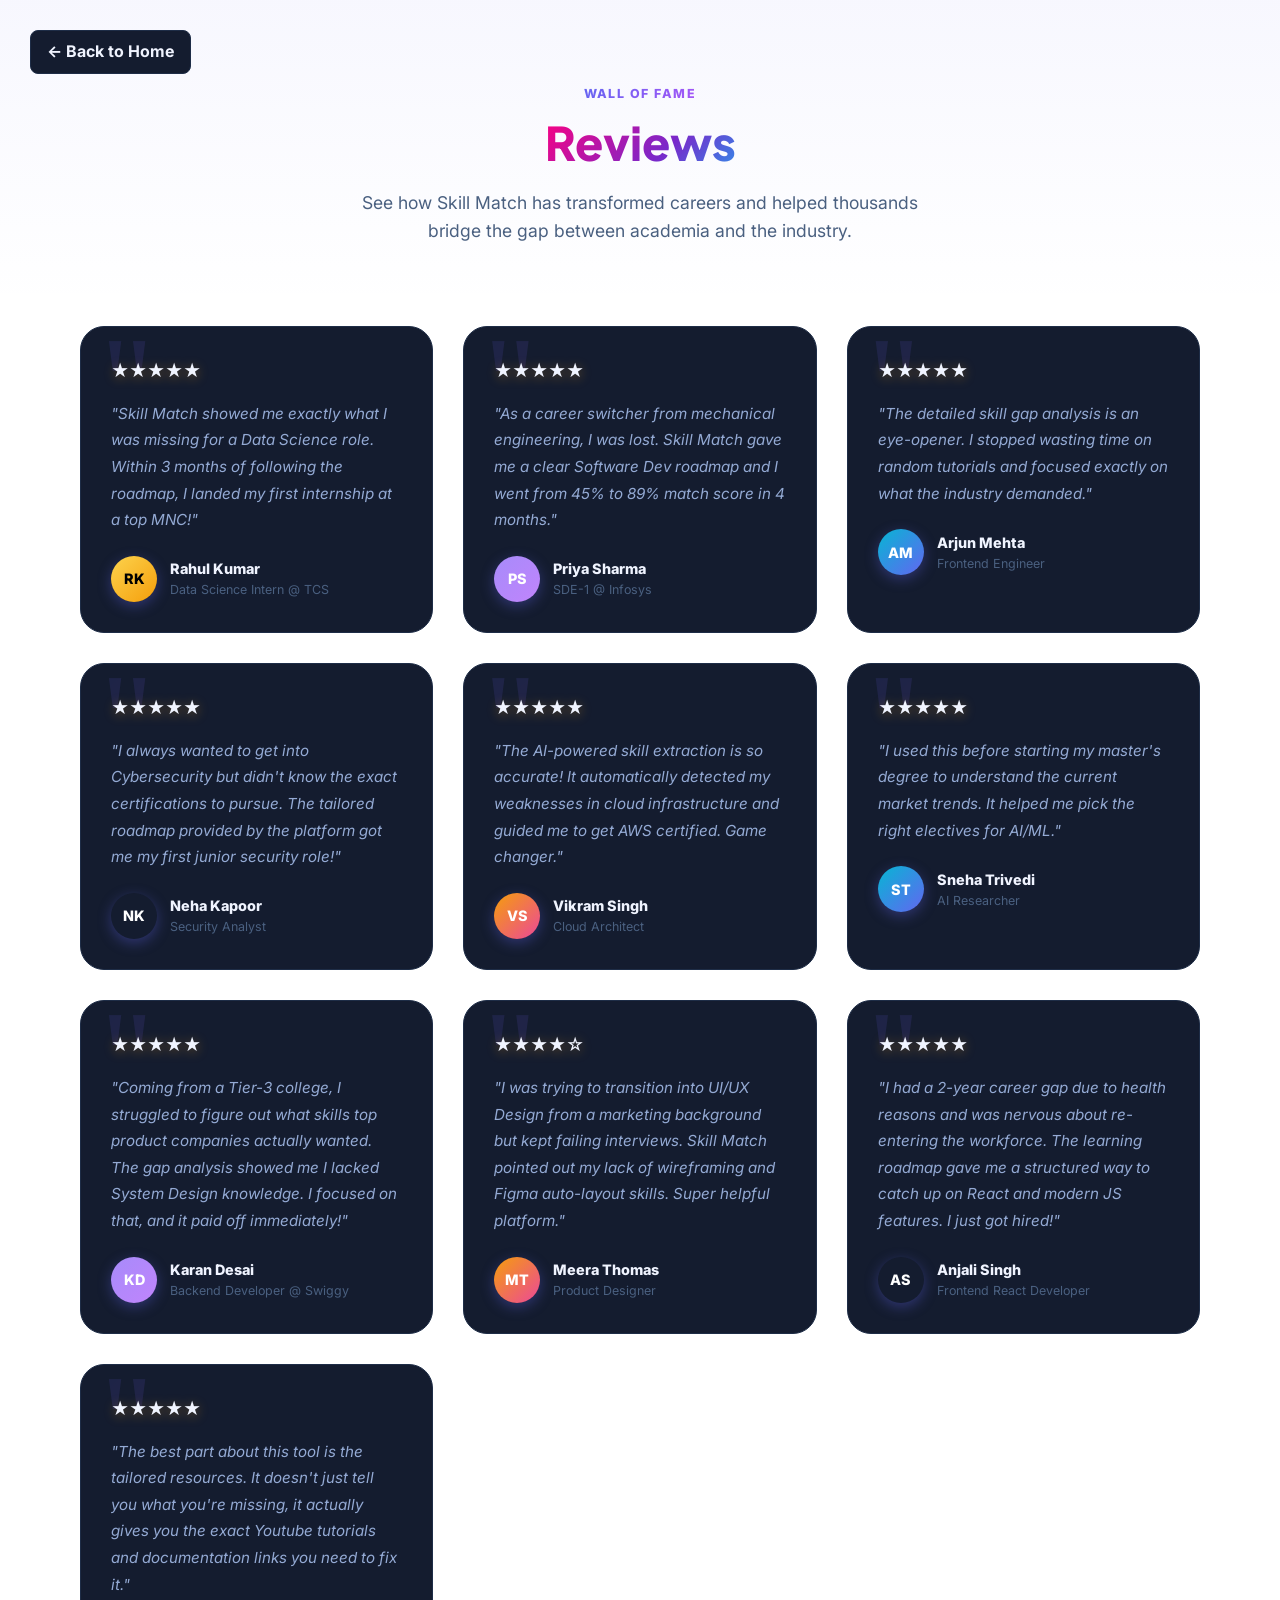
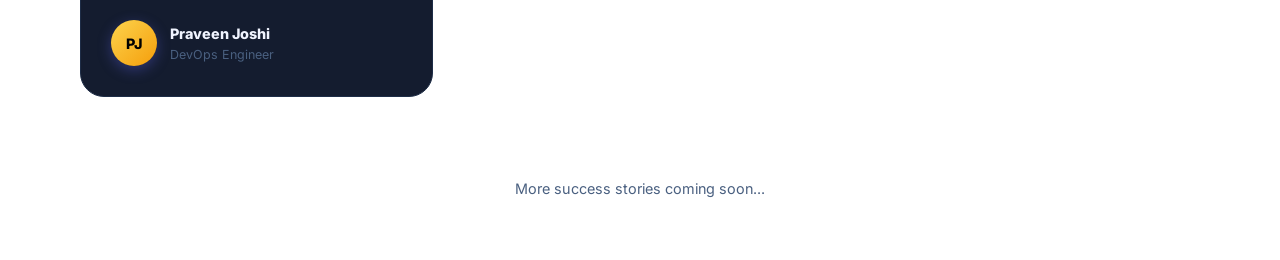
<file: reviews.html>
<!DOCTYPE html>
<html lang="en">
<head>
  <meta charset="UTF-8">
  <title>Success Stories - Skill Match</title>
  <meta name="viewport" content="width=device-width, initial-scale=1.0">
  <link rel="stylesheet" href="styles.css">
  <style>
    body { background: var(--bg-body); color: var(--text-primary); font-family: var(--font-body); margin:0; }
    .reviews-header {
      text-align: center;
      padding: 80px 20px 40px;
      background: linear-gradient(180deg, rgba(99,102,241,0.05) 0%, transparent 100%);
    }
    .reviews-container {
      max-width: 1200px;
      margin: 0 auto;
      padding: 20px 40px;
      display: grid;
      grid-template-columns: repeat(auto-fit, minmax(320px, 1fr));
      gap: 30px;
    }
    .back-btn {
      position: absolute;
      top: 30px;
      left: 30px;
      text-decoration: none;
      color: var(--text-primary);
      font-weight: bold;
      display: flex;
      align-items: center;
      gap: 8px;
      padding: 8px 16px;
      border-radius: 8px;
      background: var(--bg-card);
      border: 1px solid var(--border);
      transition: all 0.3s ease;
    }
    .back-btn:hover { 
      color: var(--primary); 
      border-color: var(--primary);
      transform: translateX(-5px);
    }
  </style>
</head>
<body data-theme="dark">
  <a href="index.html" class="back-btn">← Back to Home</a>
  
  <div class="reviews-header">
    <div class="section-label">Wall of Fame</div>
    <h1 class="section-title"><span class="text-gradient">Reviews</span></h1>
    <p style="color: var(--text-muted); max-width: 600px; margin: 20px auto; line-height: 1.6; font-size:1.1rem;">
      See how Skill Match has transformed careers and helped thousands bridge the gap between academia and the industry.
    </p>
  </div>

  <div class="reviews-container">
    <!-- Review 1 -->
    <div class="testimonial-card">
      <div class="testimonial-stars">★★★★★</div>
      <div class="testimonial-text">"Skill Match showed me exactly what I was missing for a Data Science role. Within 3 months of following the roadmap, I landed my first internship at a top MNC!"</div>
      <div class="testimonial-author">
        <div class="testimonial-avatar" style="background:var(--grad-sunshine); color: #000;">RK</div>
        <div>
          <div class="testimonial-name">Rahul Kumar</div>
          <div class="testimonial-role">Data Science Intern @ TCS</div>
        </div>
      </div>
    </div>

    <!-- Review 2 -->
    <div class="testimonial-card">
      <div class="testimonial-stars">★★★★★</div>
      <div class="testimonial-text">"As a career switcher from mechanical engineering, I was lost. Skill Match gave me a clear Software Dev roadmap and I went from 45% to 89% match score in 4 months."</div>
      <div class="testimonial-author">
        <div class="testimonial-avatar" style="background:var(--grad-lavender);">PS</div>
        <div>
          <div class="testimonial-name">Priya Sharma</div>
          <div class="testimonial-role">SDE-1 @ Infosys</div>
        </div>
      </div>
    </div>

    <!-- Review 3 -->
    <div class="testimonial-card">
      <div class="testimonial-stars">★★★★★</div>
      <div class="testimonial-text">"The detailed skill gap analysis is an eye-opener. I stopped wasting time on random tutorials and focused exactly on what the industry demanded."</div>
      <div class="testimonial-author">
        <div class="testimonial-avatar" style="background:var(--grad-ocean);">AM</div>
        <div>
          <div class="testimonial-name">Arjun Mehta</div>
          <div class="testimonial-role">Frontend Engineer</div>
        </div>
      </div>
    </div>

    <!-- Review 4 -->
    <div class="testimonial-card">
      <div class="testimonial-stars">★★★★★</div>
      <div class="testimonial-text">"I always wanted to get into Cybersecurity but didn't know the exact certifications to pursue. The tailored roadmap provided by the platform got me my first junior security role!"</div>
      <div class="testimonial-author">
        <div class="testimonial-avatar" style="background:var(--grad-berry);">NK</div>
        <div>
          <div class="testimonial-name">Neha Kapoor</div>
          <div class="testimonial-role">Security Analyst</div>
        </div>
      </div>
    </div>

    <!-- Review 5 -->
    <div class="testimonial-card">
      <div class="testimonial-stars">★★★★★</div>
      <div class="testimonial-text">"The AI-powered skill extraction is so accurate! It automatically detected my weaknesses in cloud infrastructure and guided me to get AWS certified. Game changer."</div>
      <div class="testimonial-author">
        <div class="testimonial-avatar" style="background:var(--grad-sunset);">VS</div>
        <div>
          <div class="testimonial-name">Vikram Singh</div>
          <div class="testimonial-role">Cloud Architect</div>
        </div>
      </div>
    </div>

    <!-- Review 6 -->
    <div class="testimonial-card">
      <div class="testimonial-stars">★★★★★</div>
      <div class="testimonial-text">"I used this before starting my master's degree to understand the current market trends. It helped me pick the right electives for AI/ML."</div>
      <div class="testimonial-author">
        <div class="testimonial-avatar" style="background:var(--grad-ocean); color:#fff;">ST</div>
        <div>
          <div class="testimonial-name">Sneha Trivedi</div>
          <div class="testimonial-role">AI Researcher</div>
        </div>
      </div>
    </div>
    <!-- Review 7 -->
    <div class="testimonial-card">
      <div class="testimonial-stars">★★★★★</div>
      <div class="testimonial-text">"Coming from a Tier-3 college, I struggled to figure out what skills top product companies actually wanted. The gap analysis showed me I lacked System Design knowledge. I focused on that, and it paid off immediately!"</div>
      <div class="testimonial-author">
        <div class="testimonial-avatar" style="background:var(--grad-lavender); color:#fff;">KD</div>
        <div>
          <div class="testimonial-name">Karan Desai</div>
          <div class="testimonial-role">Backend Developer @ Swiggy</div>
        </div>
      </div>
    </div>

    <!-- Review 8 -->
    <div class="testimonial-card">
      <div class="testimonial-stars">★★★★☆</div>
      <div class="testimonial-text">"I was trying to transition into UI/UX Design from a marketing background but kept failing interviews. Skill Match pointed out my lack of wireframing and Figma auto-layout skills. Super helpful platform."</div>
      <div class="testimonial-author">
        <div class="testimonial-avatar" style="background:var(--grad-sunset); color:#fff;">MT</div>
        <div>
          <div class="testimonial-name">Meera Thomas</div>
          <div class="testimonial-role">Product Designer</div>
        </div>
      </div>
    </div>

    <!-- Review 9 -->
    <div class="testimonial-card">
      <div class="testimonial-stars">★★★★★</div>
      <div class="testimonial-text">"I had a 2-year career gap due to health reasons and was nervous about re-entering the workforce. The learning roadmap gave me a structured way to catch up on React and modern JS features. I just got hired!"</div>
      <div class="testimonial-author">
        <div class="testimonial-avatar" style="background:var(--grad-berry); color:#fff;">AS</div>
        <div>
          <div class="testimonial-name">Anjali Singh</div>
          <div class="testimonial-role">Frontend React Developer</div>
        </div>
      </div>
    </div>

    <!-- Review 10 -->
    <div class="testimonial-card">
      <div class="testimonial-stars">★★★★★</div>
      <div class="testimonial-text">"The best part about this tool is the tailored resources. It doesn't just tell you what you're missing, it actually gives you the exact Youtube tutorials and documentation links you need to fix it."</div>
      <div class="testimonial-author">
        <div class="testimonial-avatar" style="background:var(--grad-sunshine); color:#000;">PJ</div>
        <div>
          <div class="testimonial-name">Praveen Joshi</div>
          <div class="testimonial-role">DevOps Engineer</div>
        </div>
      </div>
    </div>
  </div>
  
  <div style="text-align: center; padding: 60px 0;">
    <p style="color: var(--text-muted); font-size: 0.9rem;">More success stories coming soon...</p>
  </div>
</body>
</html>
</file>
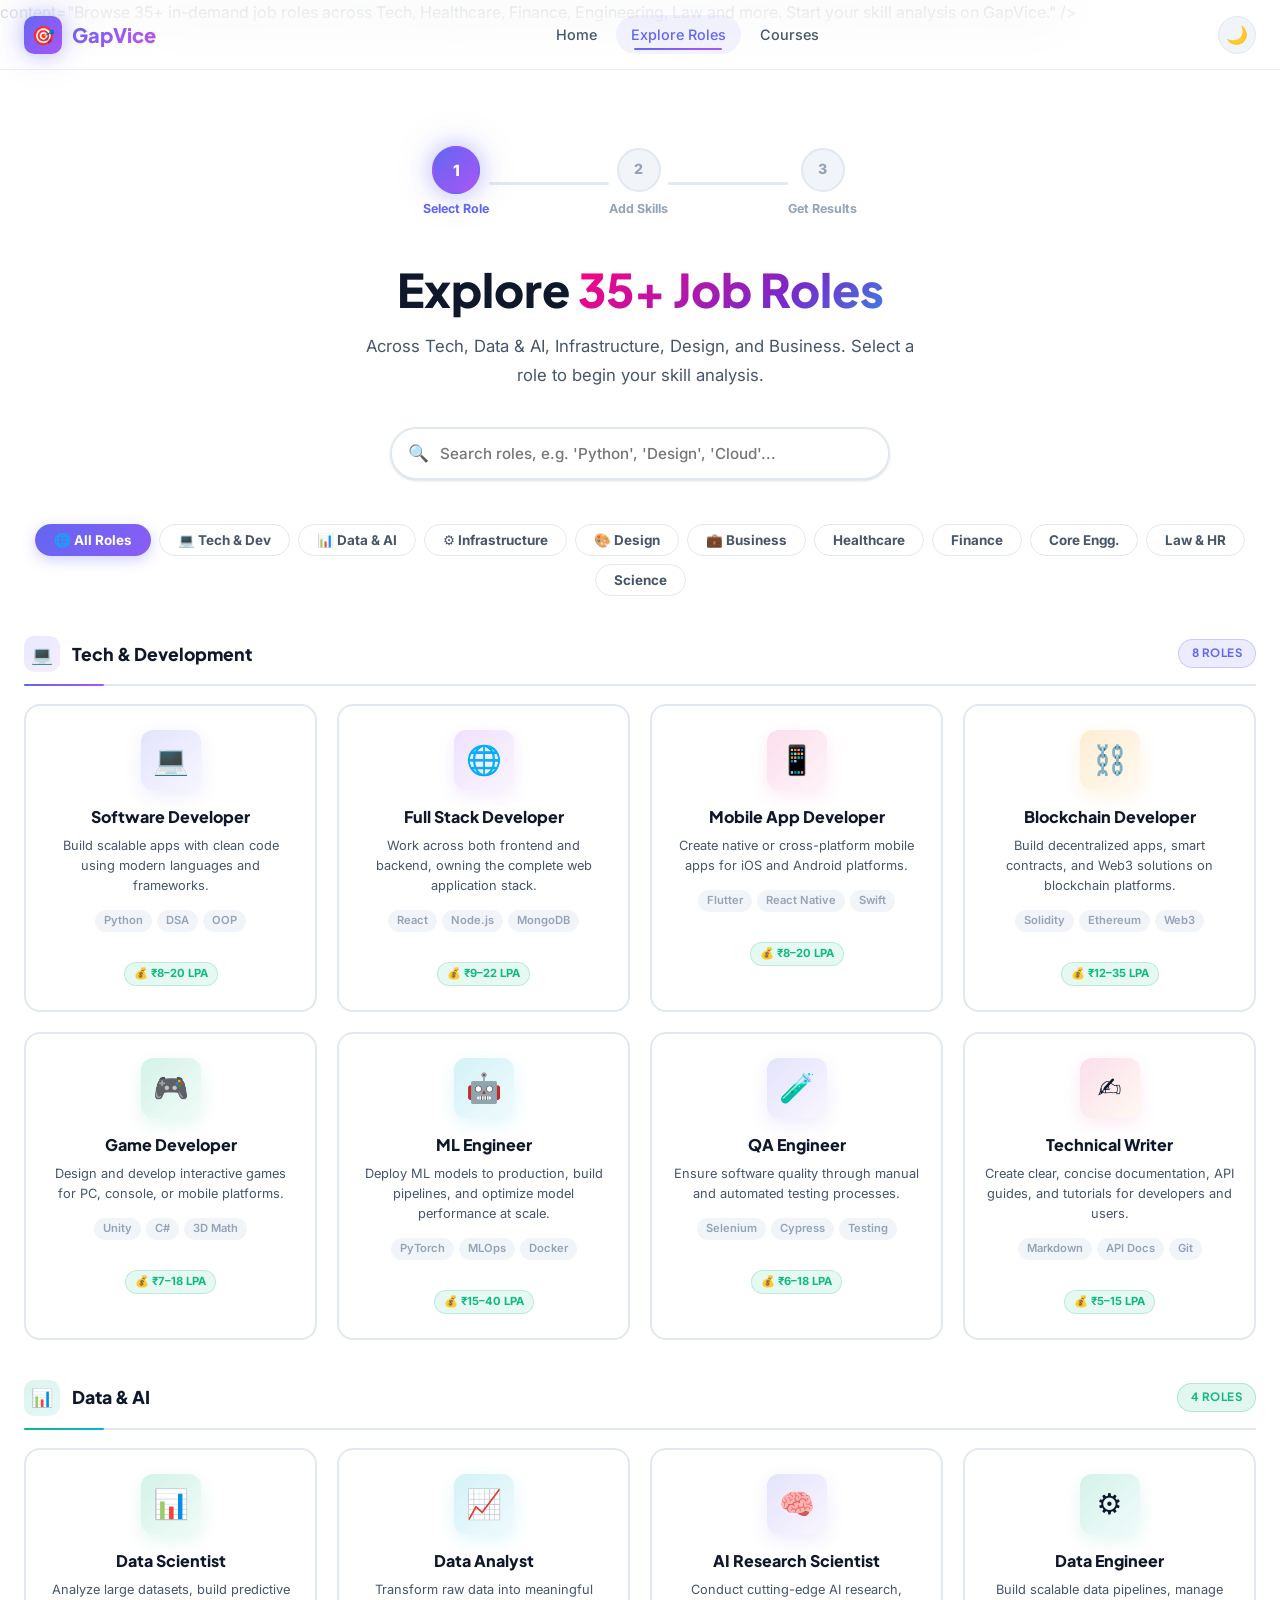
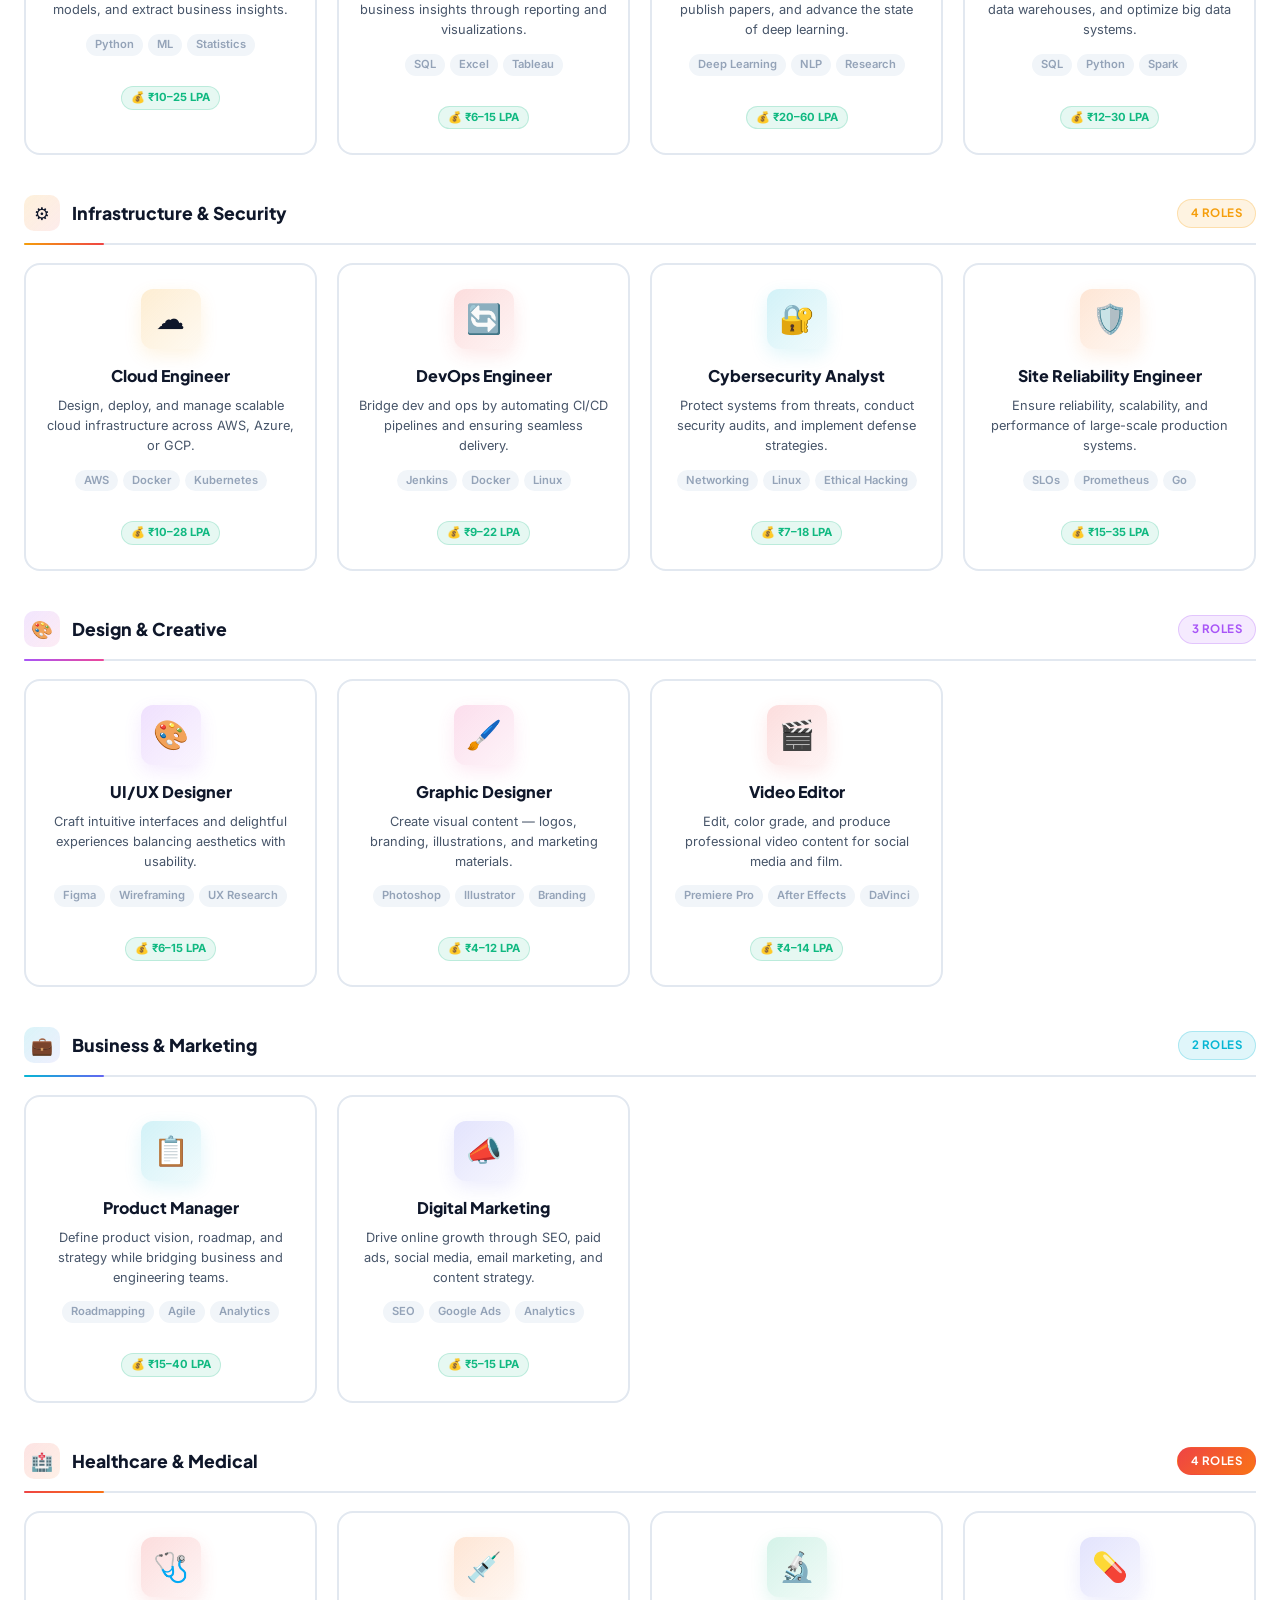
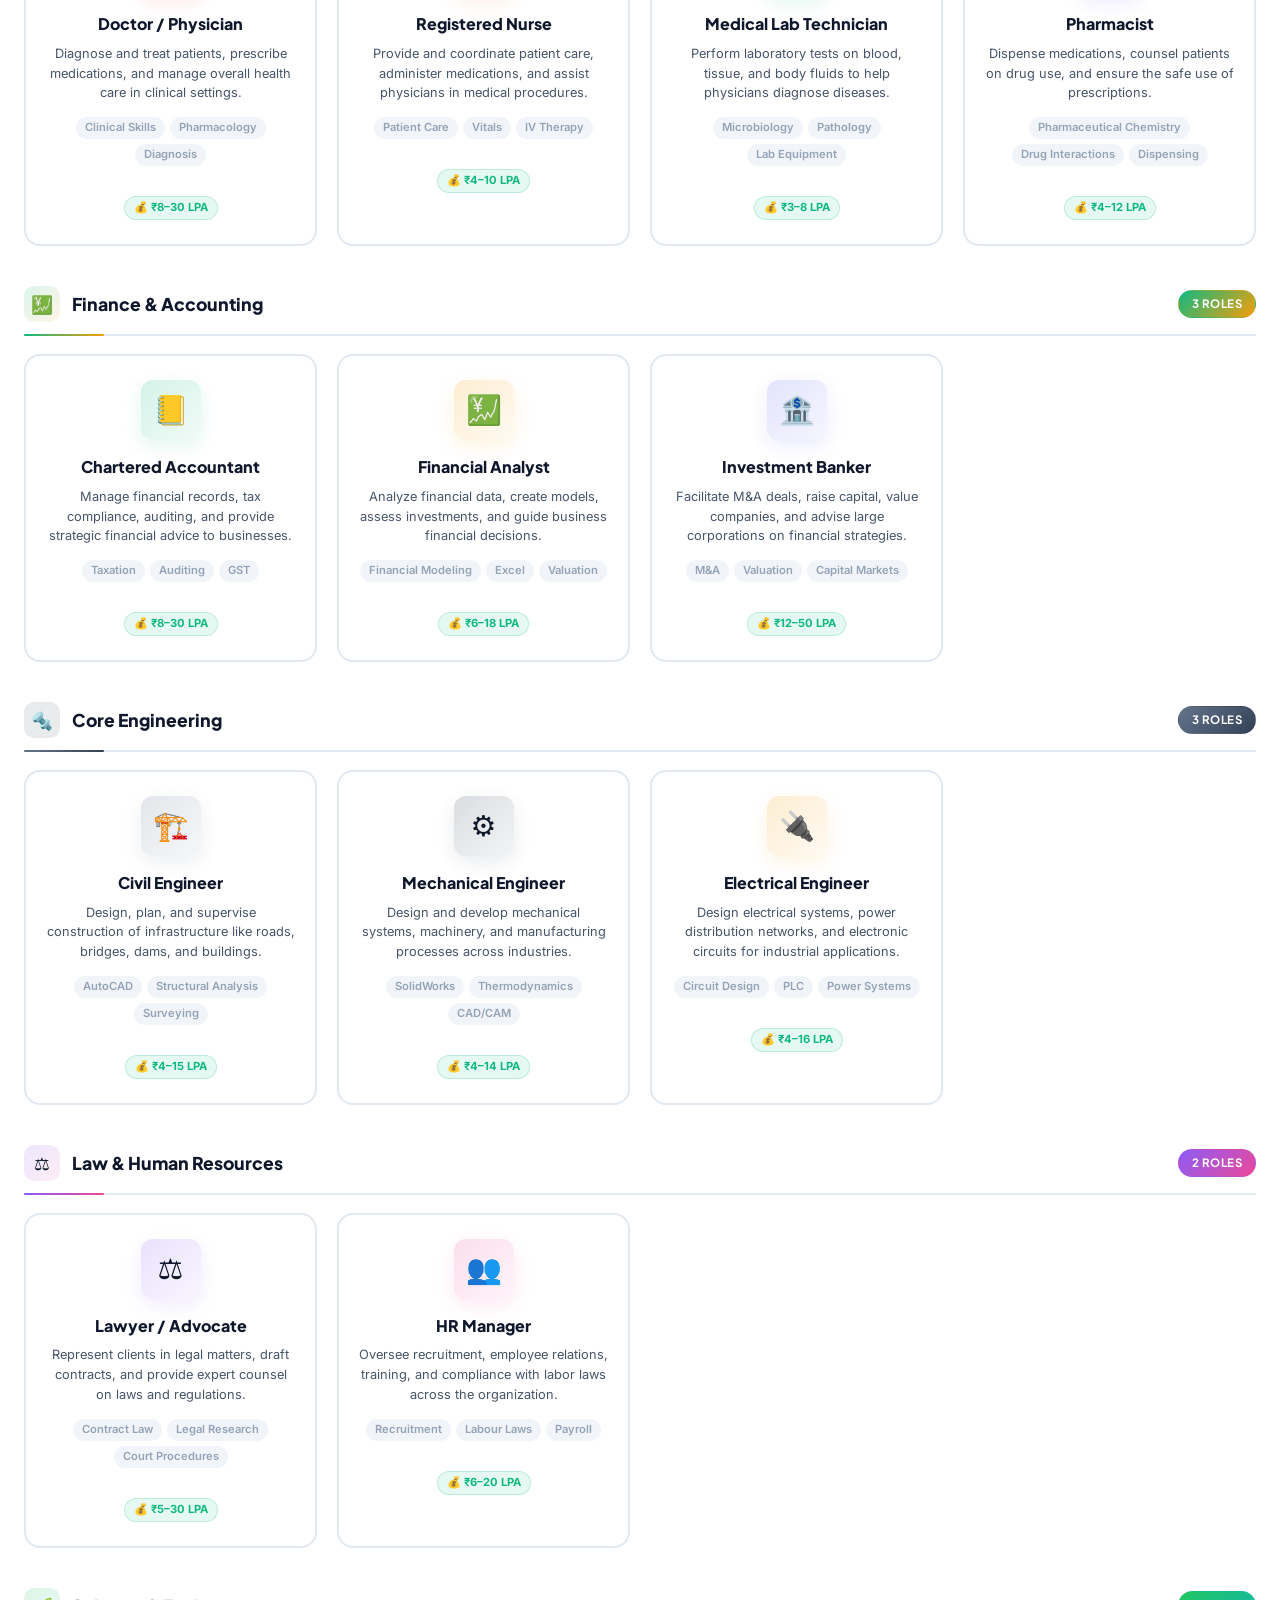
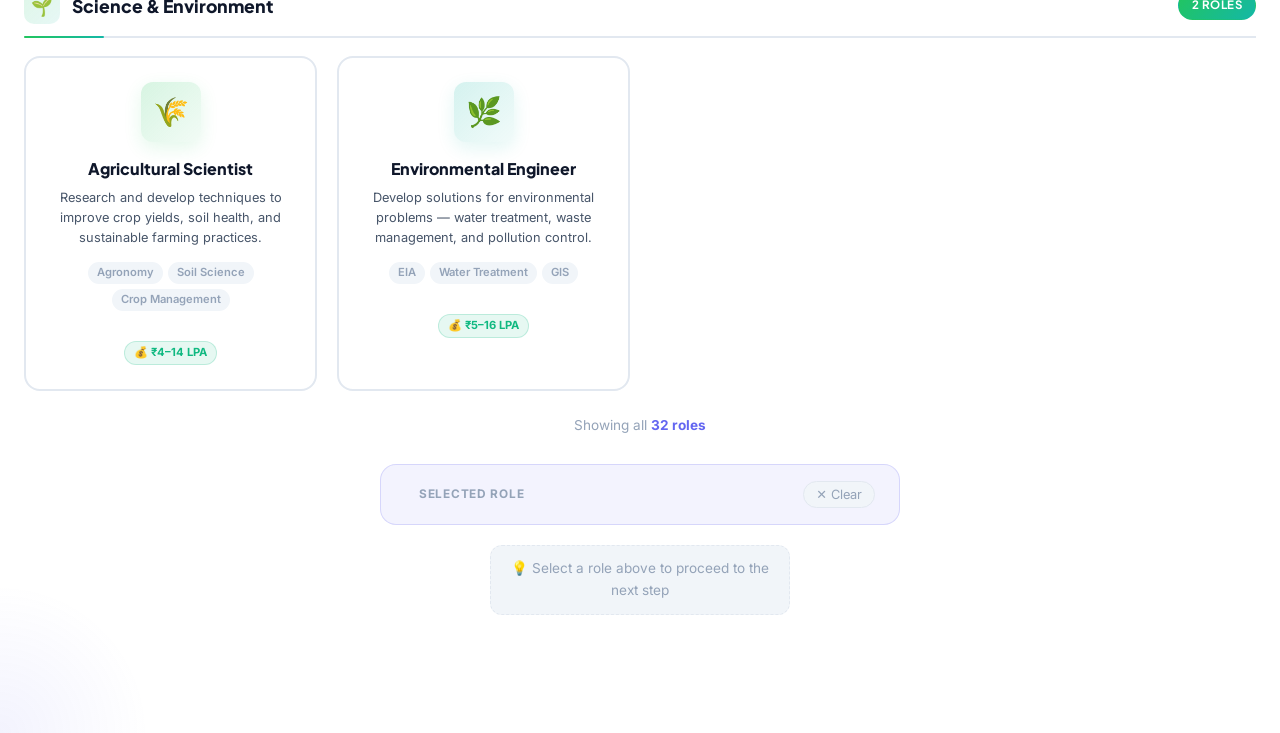
<file: roles.html>
<!DOCTYPE html>
<html lang="en" data-theme="light">

<head>
  <meta charset="UTF-8" />
  <meta name="viewport" content="width=device-width, initial-scale=1.0" />
  <title>Explore Roles — GapVice</title>
  content="Browse 35+ in-demand job roles across Tech, Healthcare, Finance, Engineering, Law and more. Start your skill
  analysis on GapVice." />
  <link rel="stylesheet" href="styles.css?v=3" />
  <link rel="icon"
    href="data:image/svg+xml,<svg xmlns='http://www.w3.org/2000/svg' viewBox='0 0 100 100'><text y='.9em' font-size='90'>🎯</text></svg>" />
  <style>
    .category-label {
      display: flex;
      align-items: center;
      gap: 12px;
      font-family: var(--font-display);
      font-weight: 800;
      font-size: 1.1rem;
      color: var(--text-primary);
      margin: 40px 0 18px;
      padding-bottom: 12px;
      border-bottom: 2px solid var(--border);
      position: relative;
    }

    .category-label::after {
      content: '';
      position: absolute;
      bottom: -2px;
      left: 0;
      width: 80px;
      height: 2px;
      border-radius: 2px;
    }

    .cat-tech::after {
      background: linear-gradient(90deg, #6366f1, #a855f7);
    }

    .cat-data::after {
      background: linear-gradient(90deg, #10b981, #06b6d4);
    }

    .cat-infra::after {
      background: linear-gradient(90deg, #f59e0b, #ef4444);
    }

    .cat-design::after {
      background: linear-gradient(90deg, #a855f7, #ec4899);
    }

    .cat-business::after {
      background: linear-gradient(90deg, #06b6d4, #6366f1);
    }

    .cat-health::after {
      background: linear-gradient(90deg, #ef4444, #f97316);
    }

    .cat-finance::after {
      background: linear-gradient(90deg, #10b981, #f59e0b);
    }

    .cat-coreeng::after {
      background: linear-gradient(90deg, #64748b, #334155);
    }

    .cat-lawhr::after {
      background: linear-gradient(90deg, #8b5cf6, #ec4899);
    }

    .cat-science::after {
      background: linear-gradient(90deg, #22c55e, #14b8a6);
    }

    .cat-icon {
      width: 36px;
      height: 36px;
      border-radius: 10px;
      display: flex;
      align-items: center;
      justify-content: center;
      font-size: 1.1rem;
      flex-shrink: 0;
    }

    .roles-grid-4 {
      display: grid;
      grid-template-columns: repeat(4, 1fr);
      gap: 20px;
    }

    @media(max-width:1100px) {
      .roles-grid-4 {
        grid-template-columns: repeat(3, 1fr);
      }
    }

    @media(max-width:768px) {
      .roles-grid-4 {
        grid-template-columns: repeat(2, 1fr);
      }
    }

    @media(max-width:480px) {
      .roles-grid-4 {
        grid-template-columns: 1fr;
      }
    }

    .role-card-sm {
      background: var(--bg-card);
      border: 2px solid var(--border);
      border-radius: var(--radius-md);
      padding: 24px 20px;
      cursor: pointer;
      transition: transform .35s var(--t-bounce), box-shadow .35s ease, border-color .25s ease;
      position: relative;
      overflow: hidden;
      text-align: center;
    }

    .role-card-sm:hover {
      transform: translateY(-8px) scale(1.02);
    }

    .role-card-sm.selected {
      border-width: 2px;
    }

    .role-card-sm.selected::after {
      content: '✓';
      position: absolute;
      top: 10px;
      right: 10px;
      width: 22px;
      height: 22px;
      border-radius: 50%;
      background: var(--grad-mint);
      color: #fff;
      font-size: .65rem;
      font-weight: 800;
      display: flex;
      align-items: center;
      justify-content: center;
      animation: bounceIn .4s cubic-bezier(.34, 1.56, .64, 1);
    }

    .role-card-sm .role-icon-wrap {
      width: 60px;
      height: 60px;
      border-radius: var(--radius);
      margin: 0 auto 14px;
      display: flex;
      align-items: center;
      justify-content: center;
      font-size: 1.8rem;
      transition: var(--t-bounce);
    }

    .role-card-sm:hover .role-icon-wrap {
      transform: scale(1.18) rotate(-6deg);
    }

    .role-card-sm .role-title {
      font-family: var(--font-display);
      font-weight: 800;
      font-size: 1rem;
      margin-bottom: 7px;
    }

    .role-card-sm .role-desc {
      font-size: .8rem;
      color: var(--text-secondary);
      line-height: 1.55;
      margin-bottom: 14px;
    }

    .role-card-sm .role-tags {
      display: flex;
      gap: 5px;
      flex-wrap: wrap;
      justify-content: center;
    }

    .role-card-sm .role-tag {
      padding: 2px 9px;
      border-radius: var(--radius-full);
      background: var(--surface);
      font-size: .7rem;
      font-weight: 600;
      color: var(--text-muted);
      transition: var(--t);
    }

    .role-card-sm:hover .role-tag {
      background: rgba(99, 102, 241, .1);
      color: var(--primary);
    }

    /* Salary pill */
    .salary-pill {
      display: inline-flex;
      align-items: center;
      gap: 4px;
      font-size: .7rem;
      font-weight: 700;
      color: var(--success);
      background: rgba(16, 185, 129, .1);
      border: 1px solid rgba(16, 185, 129, .2);
      padding: 2px 9px;
      border-radius: var(--radius-full);
      margin-top: 10px;
    }

    /* Filter tabs */
    .filter-tabs {
      display: flex;
      gap: 8px;
      flex-wrap: wrap;
      margin-bottom: 8px;
      justify-content: center;
    }

    .filter-tab {
      padding: 7px 18px;
      border-radius: var(--radius-full);
      border: 1.5px solid var(--border);
      font-size: .84rem;
      font-weight: 700;
      color: var(--text-secondary);
      background: var(--bg-card);
      cursor: pointer;
      transition: var(--t-bounce);
    }

    .filter-tab:hover {
      transform: translateY(-2px);
      border-color: var(--primary);
      color: var(--primary);
    }

    .filter-tab.active {
      background: var(--grad-primary);
      background-size: 200%;
      color: #fff;
      border-color: transparent;
      animation: gradientMove 3s ease infinite;
      box-shadow: 0 4px 14px rgba(99, 102, 241, .3);
    }
  </style>
</head>

<body>

  <!-- NAVBAR -->
  <nav class="navbar" id="navbar">
    <div class="nav-container">
      <a href="index.html" class="nav-logo">
        <div class="logo-icon">🎯</div>
        <span>GapVice</span>
      </a>
      <div class="nav-links">
        <a href="index.html" class="nav-link">Home</a>
        <a href="roles.html" class="nav-link active">Explore Roles</a>
        <a href="courses.html" class="nav-link">Courses</a>
      </div>
      <div class="nav-actions">
        <button class="btn-dark-mode" id="themeToggle" title="Toggle dark mode">🌙</button>
        <button class="nav-hamburger" id="hamburger" aria-label="Menu">
          <span></span><span></span><span></span>
        </button>
      </div>
    </div>
  </nav>
  <div class="mobile-menu" id="mobileMenu">
    <a href="index.html" class="mobile-nav-link">🏠 Home</a>
    <a href="roles.html" class="mobile-nav-link">💼 Explore Roles</a>
    <a href="courses.html" class="mobile-nav-link">📚 Courses</a>
  </div>

  <main class="roles-page">
    <div class="container">

      <!-- Step Indicator -->
      <div class="step-indicator">
        <div class="step active">
          <div class="step-wrapper">
            <div class="step-circle">1</div>
            <div class="step-label">Select Role</div>
          </div>
        </div>
        <div class="step-line"></div>
        <div class="step">
          <div class="step-wrapper">
            <div class="step-circle">2</div>
            <div class="step-label">Add Skills</div>
          </div>
        </div>
        <div class="step-line"></div>
        <div class="step">
          <div class="step-wrapper">
            <div class="step-circle">3</div>
            <div class="step-label">Get Results</div>
          </div>
        </div>
      </div>

      <!-- Header -->
      <div class="text-center" style="margin-bottom:36px;">
        <h1 class="section-title animate-fade-up">Explore <span class="text-gradient">35+ Job Roles</span></h1>
        <p class="section-desc animate-fade-up animate-delay-1" style="margin:0 auto;">Across Tech, Data & AI,
          Infrastructure, Design, and Business. Select a role to begin your skill analysis.</p>
      </div>

      <!-- Search + Filter -->
      <div class="search-bar animate-fade-up animate-delay-2">
        <span class="search-icon">🔍</span>
        <input type="text" id="roleSearch" placeholder="Search roles, e.g. 'Python', 'Design', 'Cloud'..."
          autocomplete="off" />
      </div>

      <div class="filter-tabs animate-fade-up animate-delay-3" id="filterTabs">
        <button class="filter-tab active" data-cat="all">🌐 All Roles</button>
        <button class="filter-tab" data-cat="tech">💻 Tech & Dev</button>
        <button class="filter-tab" data-cat="data">📊 Data & AI</button>
        <button class="filter-tab" data-cat="infra">⚙️ Infrastructure</button>
        <button class="filter-tab" data-cat="design">🎨 Design</button>
        <button class="filter-tab" data-cat="business">💼 Business</button>
        <button class="filter-tab" data-cat="health">Healthcare</button>
        <button class="filter-tab" data-cat="finance"> Finance</button>
        <button class="filter-tab" data-cat="coreeng"> Core Engg.</button>
        <button class="filter-tab" data-cat="lawhr"> Law & HR</button>
        <button class="filter-tab" data-cat="science">Science</button>
      </div>

      <!-- No results -->
      <div id="noResults" style="display:none;text-align:center;padding:60px 0;">
        <div style="font-size:3rem;margin-bottom:16px;">🔍</div>
        <div style="font-weight:700;font-size:1.1rem;margin-bottom:8px;">No matching roles found</div>
        <div style="color:var(--text-muted);font-size:.9rem;">Try a different search term or filter</div>
      </div>

      <!-- ═══ TECH & DEVELOPMENT ═══ -->
      <div class="category-section" data-cat="tech">
        <div class="category-label cat-tech">
          <div class="cat-icon" style="background:linear-gradient(135deg,rgba(99,102,241,.15),rgba(168,85,247,.1));">💻
          </div>
          Tech & Development
          <span class="badge badge-primary" style="margin-left:auto;font-size:.72rem;">8 Roles</span>
        </div>
        <div class="roles-grid-4">

          <div class="role-card-sm" data-role="Software Developer" data-index="0" data-cat="tech"
            onclick="selectRole(this)" tabindex="0">
            <div class="role-icon-wrap"
              style="background:linear-gradient(135deg,rgba(99,102,241,.18),rgba(99,102,241,.06));box-shadow:0 6px 18px rgba(99,102,241,.12);">
              💻</div>
            <div class="role-title">Software Developer</div>
            <div class="role-desc">Build scalable apps with clean code using modern languages and frameworks.</div>
            <div class="role-tags"><span class="role-tag">Python</span><span class="role-tag">DSA</span><span
                class="role-tag">OOP</span></div>
            <div class="salary-pill">💰 ₹8–20 LPA</div>
          </div>

          <div class="role-card-sm" data-role="Full Stack Developer" data-index="1" data-cat="tech"
            onclick="selectRole(this)" tabindex="0">
            <div class="role-icon-wrap"
              style="background:linear-gradient(135deg,rgba(168,85,247,.18),rgba(168,85,247,.06));box-shadow:0 6px 18px rgba(168,85,247,.12);">
              🌐</div>
            <div class="role-title">Full Stack Developer</div>
            <div class="role-desc">Work across both frontend and backend, owning the complete web application stack.
            </div>
            <div class="role-tags"><span class="role-tag">React</span><span class="role-tag">Node.js</span><span
                class="role-tag">MongoDB</span></div>
            <div class="salary-pill">💰 ₹9–22 LPA</div>
          </div>

          <div class="role-card-sm" data-role="Mobile App Developer" data-index="2" data-cat="tech"
            onclick="selectRole(this)" tabindex="0">
            <div class="role-icon-wrap"
              style="background:linear-gradient(135deg,rgba(236,72,153,.18),rgba(236,72,153,.06));box-shadow:0 6px 18px rgba(236,72,153,.12);">
              📱</div>
            <div class="role-title">Mobile App Developer</div>
            <div class="role-desc">Create native or cross-platform mobile apps for iOS and Android platforms.</div>
            <div class="role-tags"><span class="role-tag">Flutter</span><span class="role-tag">React Native</span><span
                class="role-tag">Swift</span></div>
            <div class="salary-pill">💰 ₹8–20 LPA</div>
          </div>

          <div class="role-card-sm" data-role="Blockchain Developer" data-index="3" data-cat="tech"
            onclick="selectRole(this)" tabindex="0">
            <div class="role-icon-wrap"
              style="background:linear-gradient(135deg,rgba(245,158,11,.18),rgba(245,158,11,.06));box-shadow:0 6px 18px rgba(245,158,11,.12);">
              ⛓️</div>
            <div class="role-title">Blockchain Developer</div>
            <div class="role-desc">Build decentralized apps, smart contracts, and Web3 solutions on blockchain
              platforms.</div>
            <div class="role-tags"><span class="role-tag">Solidity</span><span class="role-tag">Ethereum</span><span
                class="role-tag">Web3</span></div>
            <div class="salary-pill">💰 ₹12–35 LPA</div>
          </div>

          <div class="role-card-sm" data-role="Game Developer" data-index="4" data-cat="tech" onclick="selectRole(this)"
            tabindex="0">
            <div class="role-icon-wrap"
              style="background:linear-gradient(135deg,rgba(16,185,129,.18),rgba(16,185,129,.06));box-shadow:0 6px 18px rgba(16,185,129,.12);">
              🎮</div>
            <div class="role-title">Game Developer</div>
            <div class="role-desc">Design and develop interactive games for PC, console, or mobile platforms.</div>
            <div class="role-tags"><span class="role-tag">Unity</span><span class="role-tag">C#</span><span
                class="role-tag">3D Math</span></div>
            <div class="salary-pill">💰 ₹7–18 LPA</div>
          </div>

          <div class="role-card-sm" data-role="Machine Learning Engineer" data-index="5" data-cat="tech"
            onclick="selectRole(this)" tabindex="0">
            <div class="role-icon-wrap"
              style="background:linear-gradient(135deg,rgba(6,182,212,.18),rgba(6,182,212,.06));box-shadow:0 6px 18px rgba(6,182,212,.12);">
              🤖</div>
            <div class="role-title">ML Engineer</div>
            <div class="role-desc">Deploy ML models to production, build pipelines, and optimize model performance at
              scale.</div>
            <div class="role-tags"><span class="role-tag">PyTorch</span><span class="role-tag">MLOps</span><span
                class="role-tag">Docker</span></div>
            <div class="salary-pill">💰 ₹15–40 LPA</div>
          </div>

          <div class="role-card-sm" data-role="QA Engineer" data-index="32" data-cat="tech" onclick="selectRole(this)"
            tabindex="0">
            <div class="role-icon-wrap"
              style="background:linear-gradient(135deg,rgba(99,102,241,.18),rgba(168,85,247,.06));box-shadow:0 6px 18px rgba(99,102,241,.12);">
              🧪</div>
            <div class="role-title">QA Engineer</div>
            <div class="role-desc">Ensure software quality through manual and automated testing processes.</div>
            <div class="role-tags"><span class="role-tag">Selenium</span><span class="role-tag">Cypress</span><span
                class="role-tag">Testing</span></div>
            <div class="salary-pill">💰 ₹6–18 LPA</div>
          </div>

          <div class="role-card-sm" data-role="Technical Writer" data-index="33" data-cat="tech"
            onclick="selectRole(this)" tabindex="0">
            <div class="role-icon-wrap"
              style="background:linear-gradient(135deg,rgba(236,72,153,.18),rgba(245,158,11,.06));box-shadow:0 6px 18px rgba(236,72,153,.12);">
              ✍️</div>
            <div class="role-title">Technical Writer</div>
            <div class="role-desc">Create clear, concise documentation, API guides, and tutorials for developers and
              users.</div>
            <div class="role-tags"><span class="role-tag">Markdown</span><span class="role-tag">API Docs</span><span
                class="role-tag">Git</span></div>
            <div class="salary-pill">💰 ₹5–15 LPA</div>
          </div>

        </div>
      </div>

      <!-- ═══ DATA & AI ═══ -->
      <div class="category-section" data-cat="data">
        <div class="category-label cat-data">
          <div class="cat-icon" style="background:linear-gradient(135deg,rgba(16,185,129,.15),rgba(6,182,212,.1));">📊
          </div>
          Data & AI
          <span class="badge badge-success" style="margin-left:auto;font-size:.72rem;">4 Roles</span>
        </div>
        <div class="roles-grid-4">

          <div class="role-card-sm" data-role="Data Scientist" data-index="6" data-cat="data" onclick="selectRole(this)"
            tabindex="0">
            <div class="role-icon-wrap"
              style="background:linear-gradient(135deg,rgba(16,185,129,.18),rgba(16,185,129,.06));box-shadow:0 6px 18px rgba(16,185,129,.12);">
              📊</div>
            <div class="role-title">Data Scientist</div>
            <div class="role-desc">Analyze large datasets, build predictive models, and extract business insights.</div>
            <div class="role-tags"><span class="role-tag">Python</span><span class="role-tag">ML</span><span
                class="role-tag">Statistics</span></div>
            <div class="salary-pill">💰 ₹10–25 LPA</div>
          </div>

          <div class="role-card-sm" data-role="Data Analyst" data-index="7" data-cat="data" onclick="selectRole(this)"
            tabindex="0">
            <div class="role-icon-wrap"
              style="background:linear-gradient(135deg,rgba(6,182,212,.18),rgba(6,182,212,.06));box-shadow:0 6px 18px rgba(6,182,212,.12);">
              📈</div>
            <div class="role-title">Data Analyst</div>
            <div class="role-desc">Transform raw data into meaningful business insights through reporting and
              visualizations.</div>
            <div class="role-tags"><span class="role-tag">SQL</span><span class="role-tag">Excel</span><span
                class="role-tag">Tableau</span></div>
            <div class="salary-pill">💰 ₹6–15 LPA</div>
          </div>

          <div class="role-card-sm" data-role="AI Research Scientist" data-index="8" data-cat="data"
            onclick="selectRole(this)" tabindex="0">
            <div class="role-icon-wrap"
              style="background:linear-gradient(135deg,rgba(99,102,241,.18),rgba(168,85,247,.06));box-shadow:0 6px 18px rgba(99,102,241,.12);">
              🧠</div>
            <div class="role-title">AI Research Scientist</div>
            <div class="role-desc">Conduct cutting-edge AI research, publish papers, and advance the state of deep
              learning.</div>
            <div class="role-tags"><span class="role-tag">Deep Learning</span><span class="role-tag">NLP</span><span
                class="role-tag">Research</span></div>
            <div class="salary-pill">💰 ₹20–60 LPA</div>
          </div>

          <div class="role-card-sm" data-role="Data Engineer" data-index="34" data-cat="data" onclick="selectRole(this)"
            tabindex="0">
            <div class="role-icon-wrap"
              style="background:linear-gradient(135deg,rgba(16,185,129,.18),rgba(6,182,212,.06));box-shadow:0 6px 18px rgba(16,185,129,.12);">
              ⚙️</div>
            <div class="role-title">Data Engineer</div>
            <div class="role-desc">Build scalable data pipelines, manage data warehouses, and optimize big data systems.
            </div>
            <div class="role-tags"><span class="role-tag">SQL</span><span class="role-tag">Python</span><span
                class="role-tag">Spark</span></div>
            <div class="salary-pill">💰 ₹12–30 LPA</div>
          </div>

        </div>
      </div>

      <!-- ═══ INFRASTRUCTURE ═══ -->
      <div class="category-section" data-cat="infra">
        <div class="category-label cat-infra">
          <div class="cat-icon" style="background:linear-gradient(135deg,rgba(245,158,11,.15),rgba(239,68,68,.1));">⚙️
          </div>
          Infrastructure & Security
          <span class="badge badge-warning" style="margin-left:auto;font-size:.72rem;">4 Roles</span>
        </div>
        <div class="roles-grid-4">

          <div class="role-card-sm" data-role="Cloud Engineer" data-index="9" data-cat="infra"
            onclick="selectRole(this)" tabindex="0">
            <div class="role-icon-wrap"
              style="background:linear-gradient(135deg,rgba(245,158,11,.18),rgba(245,158,11,.06));box-shadow:0 6px 18px rgba(245,158,11,.12);">
              ☁️</div>
            <div class="role-title">Cloud Engineer</div>
            <div class="role-desc">Design, deploy, and manage scalable cloud infrastructure across AWS, Azure, or GCP.
            </div>
            <div class="role-tags"><span class="role-tag">AWS</span><span class="role-tag">Docker</span><span
                class="role-tag">Kubernetes</span></div>
            <div class="salary-pill">💰 ₹10–28 LPA</div>
          </div>

          <div class="role-card-sm" data-role="DevOps Engineer" data-index="10" data-cat="infra"
            onclick="selectRole(this)" tabindex="0">
            <div class="role-icon-wrap"
              style="background:linear-gradient(135deg,rgba(239,68,68,.18),rgba(239,68,68,.06));box-shadow:0 6px 18px rgba(239,68,68,.12);">
              🔄</div>
            <div class="role-title">DevOps Engineer</div>
            <div class="role-desc">Bridge dev and ops by automating CI/CD pipelines and ensuring seamless delivery.
            </div>
            <div class="role-tags"><span class="role-tag">Jenkins</span><span class="role-tag">Docker</span><span
                class="role-tag">Linux</span></div>
            <div class="salary-pill">💰 ₹9–22 LPA</div>
          </div>

          <div class="role-card-sm" data-role="Cybersecurity Analyst" data-index="11" data-cat="infra"
            onclick="selectRole(this)" tabindex="0">
            <div class="role-icon-wrap"
              style="background:linear-gradient(135deg,rgba(6,182,212,.18),rgba(6,182,212,.06));box-shadow:0 6px 18px rgba(6,182,212,.12);">
              🔐</div>
            <div class="role-title">Cybersecurity Analyst</div>
            <div class="role-desc">Protect systems from threats, conduct security audits, and implement defense
              strategies.</div>
            <div class="role-tags"><span class="role-tag">Networking</span><span class="role-tag">Linux</span><span
                class="role-tag">Ethical Hacking</span></div>
            <div class="salary-pill">💰 ₹7–18 LPA</div>
          </div>

          <div class="role-card-sm" data-role="Site Reliability Engineer" data-index="12" data-cat="infra"
            onclick="selectRole(this)" tabindex="0">
            <div class="role-icon-wrap"
              style="background:linear-gradient(135deg,rgba(249,115,22,.18),rgba(249,115,22,.06));box-shadow:0 6px 18px rgba(249,115,22,.12);">
              🛡️</div>
            <div class="role-title">Site Reliability Engineer</div>
            <div class="role-desc">Ensure reliability, scalability, and performance of large-scale production systems.
            </div>
            <div class="role-tags"><span class="role-tag">SLOs</span><span class="role-tag">Prometheus</span><span
                class="role-tag">Go</span></div>
            <div class="salary-pill">💰 ₹15–35 LPA</div>
          </div>

        </div>
      </div>

      <!-- ═══ DESIGN & CREATIVE ═══ -->
      <div class="category-section" data-cat="design">
        <div class="category-label cat-design">
          <div class="cat-icon" style="background:linear-gradient(135deg,rgba(168,85,247,.15),rgba(236,72,153,.1));">🎨
          </div>
          Design & Creative
          <span class="badge badge-purple" style="margin-left:auto;font-size:.72rem;">3 Roles</span>
        </div>
        <div class="roles-grid-4">

          <div class="role-card-sm" data-role="UI/UX Designer" data-index="13" data-cat="design"
            onclick="selectRole(this)" tabindex="0">
            <div class="role-icon-wrap"
              style="background:linear-gradient(135deg,rgba(168,85,247,.18),rgba(168,85,247,.06));box-shadow:0 6px 18px rgba(168,85,247,.12);">
              🎨</div>
            <div class="role-title">UI/UX Designer</div>
            <div class="role-desc">Craft intuitive interfaces and delightful experiences balancing aesthetics with
              usability.</div>
            <div class="role-tags"><span class="role-tag">Figma</span><span class="role-tag">Wireframing</span><span
                class="role-tag">UX Research</span></div>
            <div class="salary-pill">💰 ₹6–15 LPA</div>
          </div>

          <div class="role-card-sm" data-role="Graphic Designer" data-index="14" data-cat="design"
            onclick="selectRole(this)" tabindex="0">
            <div class="role-icon-wrap"
              style="background:linear-gradient(135deg,rgba(236,72,153,.18),rgba(236,72,153,.06));box-shadow:0 6px 18px rgba(236,72,153,.12);">
              🖌️</div>
            <div class="role-title">Graphic Designer</div>
            <div class="role-desc">Create visual content — logos, branding, illustrations, and marketing materials.
            </div>
            <div class="role-tags"><span class="role-tag">Photoshop</span><span class="role-tag">Illustrator</span><span
                class="role-tag">Branding</span></div>
            <div class="salary-pill">💰 ₹4–12 LPA</div>
          </div>

          <div class="role-card-sm" data-role="Video Editor" data-index="15" data-cat="design"
            onclick="selectRole(this)" tabindex="0">
            <div class="role-icon-wrap"
              style="background:linear-gradient(135deg,rgba(239,68,68,.18),rgba(239,68,68,.06));box-shadow:0 6px 18px rgba(239,68,68,.12);">
              🎬</div>
            <div class="role-title">Video Editor</div>
            <div class="role-desc">Edit, color grade, and produce professional video content for social media and film.
            </div>
            <div class="role-tags"><span class="role-tag">Premiere Pro</span><span class="role-tag">After
                Effects</span><span class="role-tag">DaVinci</span></div>
            <div class="salary-pill">💰 ₹4–14 LPA</div>
          </div>

        </div>
      </div>

      <!-- ═══ BUSINESS ═══ -->
      <div class="category-section" data-cat="business">
        <div class="category-label cat-business">
          <div class="cat-icon" style="background:linear-gradient(135deg,rgba(6,182,212,.15),rgba(99,102,241,.1));">💼
          </div>
          Business & Marketing
          <span class="badge badge-cyan" style="margin-left:auto;font-size:.72rem;">2 Roles</span>
        </div>
        <div class="roles-grid-4">

          <div class="role-card-sm" data-role="Product Manager" data-index="16" data-cat="business"
            onclick="selectRole(this)" tabindex="0">
            <div class="role-icon-wrap"
              style="background:linear-gradient(135deg,rgba(6,182,212,.18),rgba(6,182,212,.06));box-shadow:0 6px 18px rgba(6,182,212,.12);">
              📋</div>
            <div class="role-title">Product Manager</div>
            <div class="role-desc">Define product vision, roadmap, and strategy while bridging business and engineering
              teams.</div>
            <div class="role-tags"><span class="role-tag">Roadmapping</span><span class="role-tag">Agile</span><span
                class="role-tag">Analytics</span></div>
            <div class="salary-pill">💰 ₹15–40 LPA</div>
          </div>

          <div class="role-card-sm" data-role="Digital Marketing Specialist" data-index="17" data-cat="business"
            onclick="selectRole(this)" tabindex="0">
            <div class="role-icon-wrap"
              style="background:linear-gradient(135deg,rgba(99,102,241,.18),rgba(99,102,241,.06));box-shadow:0 6px 18px rgba(99,102,241,.12);">
              📣</div>
            <div class="role-title">Digital Marketing</div>
            <div class="role-desc">Drive online growth through SEO, paid ads, social media, email marketing, and content
              strategy.</div>
            <div class="role-tags"><span class="role-tag">SEO</span><span class="role-tag">Google Ads</span><span
                class="role-tag">Analytics</span></div>
            <div class="salary-pill">💰 ₹5–15 LPA</div>
          </div>

        </div>
      </div>

      <!-- ═══ HEALTHCARE & MEDICAL ═══ -->
      <div class="category-section" data-cat="health">
        <div class="category-label cat-health">
          <div class="cat-icon" style="background:linear-gradient(135deg,rgba(239,68,68,.15),rgba(249,115,22,.1));">🏥
          </div>
          Healthcare &amp; Medical
          <span class="badge"
            style="margin-left:auto;font-size:.72rem;background:linear-gradient(135deg,#ef4444,#f97316);color:#fff;">4
            Roles</span>
        </div>
        <div class="roles-grid-4">

          <div class="role-card-sm" data-role="Doctor / Physician" data-index="18" data-cat="health"
            onclick="selectRole(this)" tabindex="0">
            <div class="role-icon-wrap"
              style="background:linear-gradient(135deg,rgba(239,68,68,.18),rgba(239,68,68,.06));box-shadow:0 6px 18px rgba(239,68,68,.12);">
              🩺</div>
            <div class="role-title">Doctor / Physician</div>
            <div class="role-desc">Diagnose and treat patients, prescribe medications, and manage overall health care in
              clinical settings.</div>
            <div class="role-tags"><span class="role-tag">Clinical Skills</span><span
                class="role-tag">Pharmacology</span><span class="role-tag">Diagnosis</span></div>
            <div class="salary-pill">💰 ₹8–30 LPA</div>
          </div>

          <div class="role-card-sm" data-role="Registered Nurse" data-index="19" data-cat="health"
            onclick="selectRole(this)" tabindex="0">
            <div class="role-icon-wrap"
              style="background:linear-gradient(135deg,rgba(249,115,22,.18),rgba(249,115,22,.06));box-shadow:0 6px 18px rgba(249,115,22,.12);">
              💉</div>
            <div class="role-title">Registered Nurse</div>
            <div class="role-desc">Provide and coordinate patient care, administer medications, and assist physicians in
              medical procedures.</div>
            <div class="role-tags"><span class="role-tag">Patient Care</span><span class="role-tag">Vitals</span><span
                class="role-tag">IV Therapy</span></div>
            <div class="salary-pill">💰 ₹4–10 LPA</div>
          </div>

          <div class="role-card-sm" data-role="Medical Lab Technician" data-index="20" data-cat="health"
            onclick="selectRole(this)" tabindex="0">
            <div class="role-icon-wrap"
              style="background:linear-gradient(135deg,rgba(16,185,129,.18),rgba(16,185,129,.06));box-shadow:0 6px 18px rgba(16,185,129,.12);">
              🔬</div>
            <div class="role-title">Medical Lab Technician</div>
            <div class="role-desc">Perform laboratory tests on blood, tissue, and body fluids to help physicians
              diagnose diseases.</div>
            <div class="role-tags"><span class="role-tag">Microbiology</span><span
                class="role-tag">Pathology</span><span class="role-tag">Lab Equipment</span></div>
            <div class="salary-pill">💰 ₹3–8 LPA</div>
          </div>

          <div class="role-card-sm" data-role="Pharmacist" data-index="21" data-cat="health" onclick="selectRole(this)"
            tabindex="0">
            <div class="role-icon-wrap"
              style="background:linear-gradient(135deg,rgba(99,102,241,.18),rgba(99,102,241,.06));box-shadow:0 6px 18px rgba(99,102,241,.12);">
              💊</div>
            <div class="role-title">Pharmacist</div>
            <div class="role-desc">Dispense medications, counsel patients on drug use, and ensure the safe use of
              prescriptions.</div>
            <div class="role-tags"><span class="role-tag">Pharmaceutical Chemistry</span><span class="role-tag">Drug
                Interactions</span><span class="role-tag">Dispensing</span></div>
            <div class="salary-pill">💰 ₹4–12 LPA</div>
          </div>

        </div>
      </div>

      <!-- ═══ FINANCE & ACCOUNTING ═══ -->
      <div class="category-section" data-cat="finance">
        <div class="category-label cat-finance">
          <div class="cat-icon" style="background:linear-gradient(135deg,rgba(16,185,129,.15),rgba(245,158,11,.1));">💹
          </div>
          Finance &amp; Accounting
          <span class="badge"
            style="margin-left:auto;font-size:.72rem;background:linear-gradient(135deg,#10b981,#f59e0b);color:#fff;">3
            Roles</span>
        </div>
        <div class="roles-grid-4">

          <div class="role-card-sm" data-role="Chartered Accountant" data-index="22" data-cat="finance"
            onclick="selectRole(this)" tabindex="0">
            <div class="role-icon-wrap"
              style="background:linear-gradient(135deg,rgba(16,185,129,.18),rgba(16,185,129,.06));box-shadow:0 6px 18px rgba(16,185,129,.12);">
              📒</div>
            <div class="role-title">Chartered Accountant</div>
            <div class="role-desc">Manage financial records, tax compliance, auditing, and provide strategic financial
              advice to businesses.</div>
            <div class="role-tags"><span class="role-tag">Taxation</span><span class="role-tag">Auditing</span><span
                class="role-tag">GST</span></div>
            <div class="salary-pill">💰 ₹8–30 LPA</div>
          </div>

          <div class="role-card-sm" data-role="Financial Analyst" data-index="23" data-cat="finance"
            onclick="selectRole(this)" tabindex="0">
            <div class="role-icon-wrap"
              style="background:linear-gradient(135deg,rgba(245,158,11,.18),rgba(245,158,11,.06));box-shadow:0 6px 18px rgba(245,158,11,.12);">
              💹</div>
            <div class="role-title">Financial Analyst</div>
            <div class="role-desc">Analyze financial data, create models, assess investments, and guide business
              financial decisions.</div>
            <div class="role-tags"><span class="role-tag">Financial Modeling</span><span
                class="role-tag">Excel</span><span class="role-tag">Valuation</span></div>
            <div class="salary-pill">💰 ₹6–18 LPA</div>
          </div>

          <div class="role-card-sm" data-role="Investment Banker" data-index="24" data-cat="finance"
            onclick="selectRole(this)" tabindex="0">
            <div class="role-icon-wrap"
              style="background:linear-gradient(135deg,rgba(99,102,241,.18),rgba(99,102,241,.06));box-shadow:0 6px 18px rgba(99,102,241,.12);">
              🏦</div>
            <div class="role-title">Investment Banker</div>
            <div class="role-desc">Facilitate M&amp;A deals, raise capital, value companies, and advise large
              corporations on financial strategies.</div>
            <div class="role-tags"><span class="role-tag">M&amp;A</span><span class="role-tag">Valuation</span><span
                class="role-tag">Capital Markets</span></div>
            <div class="salary-pill">💰 ₹12–50 LPA</div>
          </div>

        </div>
      </div>

      <!-- ═══ CORE ENGINEERING ═══ -->
      <div class="category-section" data-cat="coreeng">
        <div class="category-label cat-coreeng">
          <div class="cat-icon" style="background:linear-gradient(135deg,rgba(100,116,139,.15),rgba(51,65,85,.1));">🔩
          </div>
          Core Engineering
          <span class="badge"
            style="margin-left:auto;font-size:.72rem;background:linear-gradient(135deg,#64748b,#334155);color:#fff;">3
            Roles</span>
        </div>
        <div class="roles-grid-4">

          <div class="role-card-sm" data-role="Civil Engineer" data-index="25" data-cat="coreeng"
            onclick="selectRole(this)" tabindex="0">
            <div class="role-icon-wrap"
              style="background:linear-gradient(135deg,rgba(100,116,139,.18),rgba(100,116,139,.06));box-shadow:0 6px 18px rgba(100,116,139,.12);">
              🏗️</div>
            <div class="role-title">Civil Engineer</div>
            <div class="role-desc">Design, plan, and supervise construction of infrastructure like roads, bridges, dams,
              and buildings.</div>
            <div class="role-tags"><span class="role-tag">AutoCAD</span><span class="role-tag">Structural
                Analysis</span><span class="role-tag">Surveying</span></div>
            <div class="salary-pill">💰 ₹4–15 LPA</div>
          </div>

          <div class="role-card-sm" data-role="Mechanical Engineer" data-index="26" data-cat="coreeng"
            onclick="selectRole(this)" tabindex="0">
            <div class="role-icon-wrap"
              style="background:linear-gradient(135deg,rgba(51,65,85,.18),rgba(51,65,85,.06));box-shadow:0 6px 18px rgba(51,65,85,.1);">
              ⚙️</div>
            <div class="role-title">Mechanical Engineer</div>
            <div class="role-desc">Design and develop mechanical systems, machinery, and manufacturing processes across
              industries.</div>
            <div class="role-tags"><span class="role-tag">SolidWorks</span><span
                class="role-tag">Thermodynamics</span><span class="role-tag">CAD/CAM</span></div>
            <div class="salary-pill">💰 ₹4–14 LPA</div>
          </div>

          <div class="role-card-sm" data-role="Electrical Engineer" data-index="27" data-cat="coreeng"
            onclick="selectRole(this)" tabindex="0">
            <div class="role-icon-wrap"
              style="background:linear-gradient(135deg,rgba(245,158,11,.18),rgba(245,158,11,.06));box-shadow:0 6px 18px rgba(245,158,11,.12);">
              🔌</div>
            <div class="role-title">Electrical Engineer</div>
            <div class="role-desc">Design electrical systems, power distribution networks, and electronic circuits for
              industrial applications.</div>
            <div class="role-tags"><span class="role-tag">Circuit Design</span><span class="role-tag">PLC</span><span
                class="role-tag">Power Systems</span></div>
            <div class="salary-pill">💰 ₹4–16 LPA</div>
          </div>

        </div>
      </div>

      <!-- ═══ LAW & HR ═══ -->
      <div class="category-section" data-cat="lawhr">
        <div class="category-label cat-lawhr">
          <div class="cat-icon" style="background:linear-gradient(135deg,rgba(139,92,246,.15),rgba(236,72,153,.1));">⚖️
          </div>
          Law &amp; Human Resources
          <span class="badge"
            style="margin-left:auto;font-size:.72rem;background:linear-gradient(135deg,#8b5cf6,#ec4899);color:#fff;">2
            Roles</span>
        </div>
        <div class="roles-grid-4">

          <div class="role-card-sm" data-role="Lawyer / Advocate" data-index="28" data-cat="lawhr"
            onclick="selectRole(this)" tabindex="0">
            <div class="role-icon-wrap"
              style="background:linear-gradient(135deg,rgba(139,92,246,.18),rgba(139,92,246,.06));box-shadow:0 6px 18px rgba(139,92,246,.12);">
              ⚖️</div>
            <div class="role-title">Lawyer / Advocate</div>
            <div class="role-desc">Represent clients in legal matters, draft contracts, and provide expert counsel on
              laws and regulations.</div>
            <div class="role-tags"><span class="role-tag">Contract Law</span><span class="role-tag">Legal
                Research</span><span class="role-tag">Court Procedures</span></div>
            <div class="salary-pill">💰 ₹5–30 LPA</div>
          </div>

          <div class="role-card-sm" data-role="HR Manager" data-index="29" data-cat="lawhr" onclick="selectRole(this)"
            tabindex="0">
            <div class="role-icon-wrap"
              style="background:linear-gradient(135deg,rgba(236,72,153,.18),rgba(236,72,153,.06));box-shadow:0 6px 18px rgba(236,72,153,.12);">
              👥</div>
            <div class="role-title">HR Manager</div>
            <div class="role-desc">Oversee recruitment, employee relations, training, and compliance with labor laws
              across the organization.</div>
            <div class="role-tags"><span class="role-tag">Recruitment</span><span class="role-tag">Labour
                Laws</span><span class="role-tag">Payroll</span></div>
            <div class="salary-pill">💰 ₹6–20 LPA</div>
          </div>

        </div>
      </div>

      <!-- ═══ SCIENCE & ENVIRONMENT ═══ -->
      <div class="category-section" data-cat="science">
        <div class="category-label cat-science">
          <div class="cat-icon" style="background:linear-gradient(135deg,rgba(34,197,94,.15),rgba(20,184,166,.1));">🌱
          </div>
          Science &amp; Environment
          <span class="badge"
            style="margin-left:auto;font-size:.72rem;background:linear-gradient(135deg,#22c55e,#14b8a6);color:#fff;">2
            Roles</span>
        </div>
        <div class="roles-grid-4">

          <div class="role-card-sm" data-role="Agricultural Scientist" data-index="30" data-cat="science"
            onclick="selectRole(this)" tabindex="0">
            <div class="role-icon-wrap"
              style="background:linear-gradient(135deg,rgba(34,197,94,.18),rgba(34,197,94,.06));box-shadow:0 6px 18px rgba(34,197,94,.12);">
              🌾</div>
            <div class="role-title">Agricultural Scientist</div>
            <div class="role-desc">Research and develop techniques to improve crop yields, soil health, and sustainable
              farming practices.</div>
            <div class="role-tags"><span class="role-tag">Agronomy</span><span class="role-tag">Soil Science</span><span
                class="role-tag">Crop Management</span></div>
            <div class="salary-pill">💰 ₹4–14 LPA</div>
          </div>

          <div class="role-card-sm" data-role="Environmental Engineer" data-index="31" data-cat="science"
            onclick="selectRole(this)" tabindex="0">
            <div class="role-icon-wrap"
              style="background:linear-gradient(135deg,rgba(20,184,166,.18),rgba(20,184,166,.06));box-shadow:0 6px 18px rgba(20,184,166,.12);">
              🌿</div>
            <div class="role-title">Environmental Engineer</div>
            <div class="role-desc">Develop solutions for environmental problems — water treatment, waste management, and
              pollution control.</div>
            <div class="role-tags"><span class="role-tag">EIA</span><span class="role-tag">Water Treatment</span><span
                class="role-tag">GIS</span></div>
            <div class="salary-pill">💰 ₹5–16 LPA</div>
          </div>

        </div>
      </div>

      <!-- Role count bar -->
      <div style="text-align:center;padding:24px 0 0;color:var(--text-muted);font-size:.85rem;" id="roleCountBar">
        Showing all <strong style="color:var(--primary);">32 roles</strong>
      </div>

      <!-- Selected role banner -->
      <div id="selectedRoleInfo"
        style="display:none;margin:28px auto 20px;padding:16px 24px;background:rgba(99,102,241,.08);border:1px solid rgba(99,102,241,.2);border-radius:var(--radius-md);display:flex;align-items:center;gap:14px;max-width:520px;">
        <span id="selectedRoleEmoji" style="font-size:1.6rem;"></span>
        <div>
          <div
            style="font-size:.74rem;color:var(--text-muted);font-weight:700;text-transform:uppercase;letter-spacing:.06em;">
            Selected Role</div>
          <div id="selectedRoleName" style="font-weight:800;font-size:1.05rem;color:var(--primary);"></div>
        </div>
        <button onclick="clearSelection()"
          style="margin-left:auto;color:var(--text-muted);font-size:.8rem;padding:5px 12px;border-radius:var(--radius-full);background:var(--surface);border:1px solid var(--border);cursor:pointer;transition:var(--t);"
          onmouseover="this.style.color='var(--danger)';this.style.borderColor='rgba(239,68,68,.3)'"
          onmouseout="this.style.color='';this.style.borderColor=''">✕ Clear</button>
      </div>

      <div id="continueAction" style="display:none;"></div>
      <div id="continueTip"
        style="text-align:center;margin-bottom:30px;font-size:.85rem;color:var(--text-muted);background:var(--surface);padding:12px;border-radius:var(--radius);max-width:300px;margin-left:auto;margin-right:auto;border:1px dashed var(--border);">
        💡 Select a role above to proceed to the next step
      </div>

    </div>
  </main>

  <div class="toast-container" id="toastContainer"></div>
  <script src="app.js?v=2"></script>
  <script>
    const ROLE_EMOJIS = ['💻', '🌐', '📱', '⛓️', '🎮', '🤖', '📊', '📈', '🧠', '☁️', '🔄', '🔐', '🛡️', '🎨', '🖌️', '🎬', '📋', '📣', '🩺', '💉', '🔬', '💊', '📒', '💹', '🏦', '🏗️', '⚙️', '🔌', '⚖️', '👥', '🌾', '🌿'];
    let selectedRoleEl = null;

    function selectRole(card) {
      document.querySelectorAll('.role-card-sm').forEach(c => c.classList.remove('selected'));
      card.classList.add('selected');
      selectedRoleEl = card;
      const roleName = card.dataset.role;
      const idx = parseInt(card.dataset.index);
      const emoji = ROLE_EMOJIS[idx] || '💼';
      document.getElementById('selectedRoleInfo').style.display = 'flex';
      document.getElementById('selectedRoleName').textContent = roleName;
      document.getElementById('selectedRoleEmoji').textContent = emoji;

      // Remove continue button logic since we auto-redirect
      document.getElementById('continueTip').style.display = 'none';

      // Clear skills of last selected job role
      sessionStorage.removeItem('userSkills');
      sessionStorage.removeItem('currentRolePresets');

      sessionStorage.setItem('selectedRole', roleName);
      sessionStorage.setItem('selectedRoleEmoji', emoji);
      sessionStorage.setItem('selectedRoleIndex', idx);
      showToast(`${emoji} "${roleName}" selected! Redirecting...`, 'success');

      // Auto-redirect to skills page
      setTimeout(() => {
        window.location.href = 'skills.html';
      }, 500);
    }

    function clearSelection() {
      document.querySelectorAll('.role-card-sm').forEach(c => c.classList.remove('selected'));
      selectedRoleEl = null;
      document.getElementById('selectedRoleInfo').style.display = 'none';

      // Hide continue button
      document.getElementById('continueAction').style.display = 'none';
      document.getElementById('continueTip').style.display = 'block';

      sessionStorage.removeItem('selectedRole');
      sessionStorage.removeItem('userSkills');
      sessionStorage.removeItem('currentRolePresets');
    }

    function continueToSkills() {
      if (!sessionStorage.getItem('selectedRole')) { showToast('Please select a role first!', 'error'); return; }
      window.location.href = 'skills.html';
    }

    /* Search */
    document.getElementById('roleSearch').addEventListener('input', function () {
      filterRoles(this.value.toLowerCase(), document.querySelector('.filter-tab.active')?.dataset.cat || 'all');
    });

    /* Filter tabs */
    document.getElementById('filterTabs').addEventListener('click', function (e) {
      const tab = e.target.closest('.filter-tab');
      if (!tab) return;
      document.querySelectorAll('.filter-tab').forEach(t => t.classList.remove('active'));
      tab.classList.add('active');
      filterRoles(document.getElementById('roleSearch').value.toLowerCase(), tab.dataset.cat);
    });

    function filterRoles(query, cat) {
      const cards = document.querySelectorAll('.role-card-sm');
      const sections = document.querySelectorAll('.category-section');
      let visible = 0;

      sections.forEach(sec => {
        const secCat = sec.dataset.cat;
        let secVisible = 0;
        sec.querySelectorAll('.role-card-sm').forEach(card => {
          const nameMatch = card.dataset.role.toLowerCase().includes(query) || card.querySelector('.role-desc').textContent.toLowerCase().includes(query) || Array.from(card.querySelectorAll('.role-tag')).some(t => t.textContent.toLowerCase().includes(query));
          const catMatch = cat === 'all' || card.dataset.cat === cat;
          const show = nameMatch && catMatch;
          card.style.display = show ? '' : 'none';
          if (show) { visible++; secVisible++; }
        });
        sec.style.display = secVisible === 0 ? 'none' : '';
      });

      document.getElementById('noResults').style.display = visible === 0 ? 'block' : 'none';
      document.getElementById('roleCountBar').innerHTML = `Showing <strong style="color:var(--primary);">${visible} role${visible !== 1 ? 's' : ''}</strong>`;
    }

    /* Keyboard nav */
    document.querySelectorAll('.role-card-sm').forEach(card => {
      card.addEventListener('keypress', e => { if (e.key === 'Enter' || e.key === ' ') { e.preventDefault(); selectRole(card); } });
    });

    /* Load Custom Roles and Hide Removed Built-ins */
    document.addEventListener('DOMContentLoaded', () => {
      // 1. Hide removed built-in roles
      const hiddenRoles = JSON.parse(localStorage.getItem('skillmatch_hidden_roles') || '[]');
      if (hiddenRoles.length > 0) {
        document.querySelectorAll('.role-card-sm').forEach(card => {
          if (hiddenRoles.includes(card.getAttribute('data-role'))) {
            card.remove(); // Remove the card completely from the DOM
          }
        });
      }

      // 2. Inject custom roles
      const customRoles = JSON.parse(localStorage.getItem('skillmatch_custom_roles') || '[]');
      customRoles.forEach((role, i) => {
        const catSection = document.querySelector(`.category-section[data-cat="${role.category}"]`);
        if (!catSection) return;
        
        const grid = catSection.querySelector('.roles-grid-4');
        if (!grid) return;
        
        let tagsHtml = '';
        if (role.skillsList) {
          const tags = role.skillsList.split(',').map(s => s.trim()).filter(s => s);
          tagsHtml = tags.slice(0, 3).map(t => `<span class="role-tag">${t}</span>`).join('');
        }
        
        const cardHtml = `
          <div class="role-card-sm custom-role-card" data-role="${role.name}" data-index="custom-${i}" data-cat="${role.category}" onclick="selectRole(this)" tabindex="0" style="border-color: var(--primary);">
            <div style="position:absolute; top:8px; right:8px; font-size:0.65rem; background:rgba(99,102,241,0.1); color:var(--primary); padding:2px 6px; border-radius:4px; font-weight:800;">CUSTOM</div>
            <div class="role-icon-wrap" style="background:linear-gradient(135deg,rgba(99,102,241,.18),rgba(99,102,241,.06));box-shadow:0 6px 18px rgba(99,102,241,.12);">
              ${role.icon || '💼'}
            </div>
            <div class="role-title">${role.name}</div>
            <div class="role-desc">${role.desc || 'Custom role created by administrator.'}</div>
            <div class="role-tags">${tagsHtml}</div>
            <div class="salary-pill">💰 ${role.salary}</div>
          </div>
        `;
        
        grid.insertAdjacentHTML('afterbegin', cardHtml);
      });
      
      // Update badge counts and clean up empty categories
      document.querySelectorAll('.category-section').forEach(sec => {
        const count = sec.querySelectorAll('.role-card-sm').length;
        if (count === 0) {
          sec.style.display = 'none'; // Hide category completely if no roles exist
        } else {
          sec.style.display = '';
          const badge = sec.querySelector('.badge');
          if (badge) badge.textContent = `${count} Roles`;
        }
      });
    });
  </script>
</body>

</html>
</file>
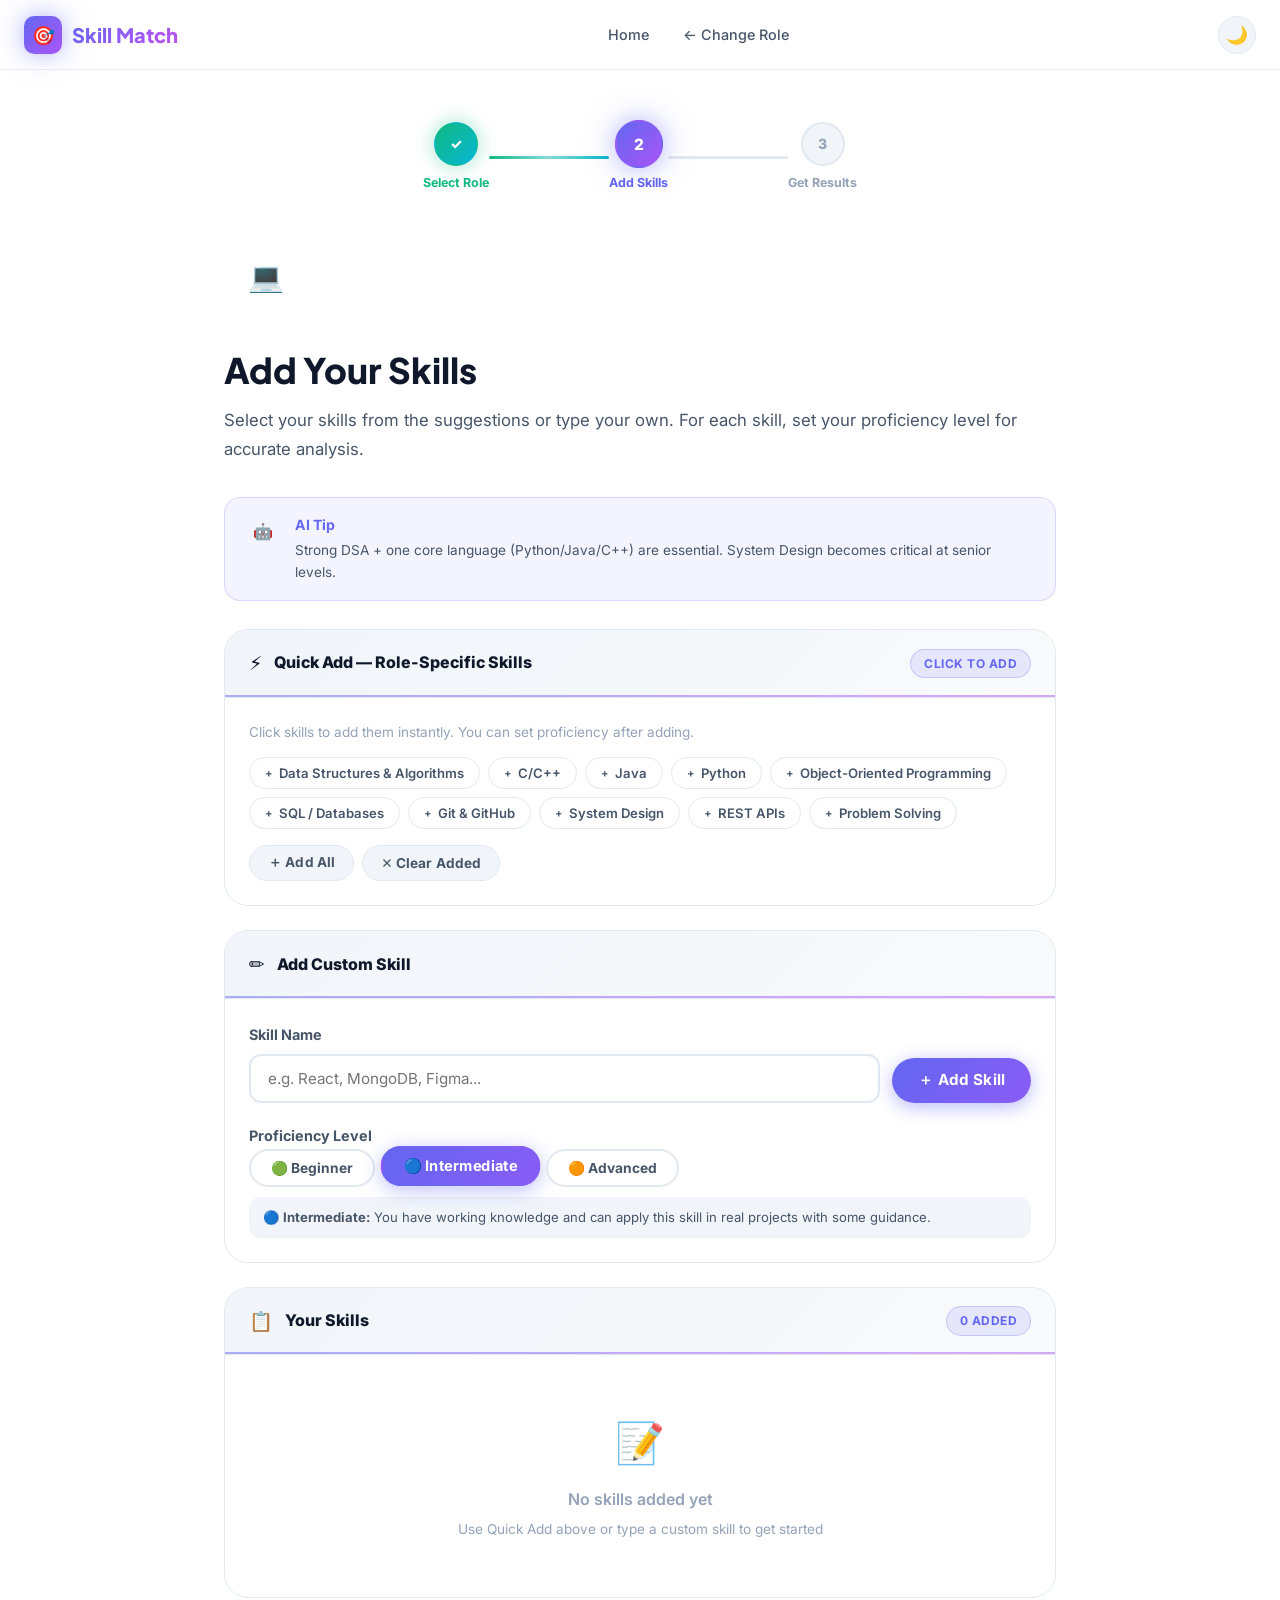
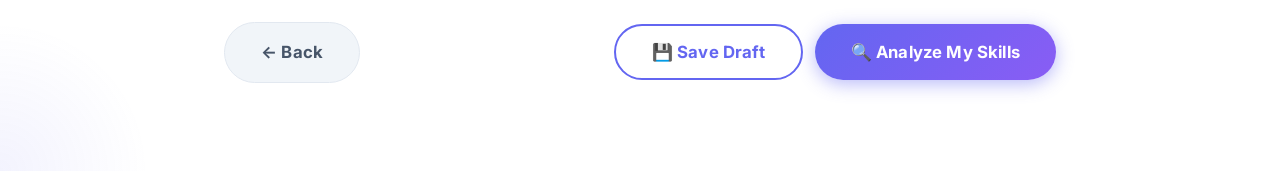
<file: skills.html>
<!DOCTYPE html>
<html lang="en" data-theme="light">
<head>
  <meta charset="UTF-8" />
  <meta name="viewport" content="width=device-width, initial-scale=1.0" />
  <title>Add Your Skills — Skill Match</title>
  <meta name="description" content="Enter your skills and proficiency levels for AI-powered job readiness analysis." />
  <link rel="stylesheet" href="styles.css?v=3" />
  <link rel="icon" href="data:image/svg+xml,<svg xmlns='http://www.w3.org/2000/svg' viewBox='0 0 100 100'><text y='.9em' font-size='90'>🎯</text></svg>" />
</head>
<body>

<!-- NAVBAR -->
<nav class="navbar" id="navbar">
  <div class="nav-container">
    <a href="index.html" class="nav-logo">
      <div class="logo-icon">🎯</div>
      <span>Skill Match</span>
    </a>
    <div class="nav-links">
      <a href="index.html" class="nav-link">Home</a>
      <a href="roles.html" class="nav-link">← Change Role</a>
    </div>
    <div class="nav-actions">
      <button class="btn-dark-mode" id="themeToggle" title="Toggle dark mode">🌙</button>
      <button class="nav-hamburger" id="hamburger" aria-label="Menu">
        <span></span><span></span><span></span>
      </button>
    </div>
  </div>
</nav>
<div class="mobile-menu" id="mobileMenu">
  <a href="index.html" class="mobile-nav-link">🏠 Home</a>
  <a href="roles.html" class="mobile-nav-link">← Change Role</a>
</div>

<!-- PAGE -->
<main class="skills-page">
  <div class="container-sm">

    <!-- Step Indicator -->
    <div class="step-indicator">
      <div class="step done">
        <div class="step-wrapper">
          <div class="step-circle">✓</div>
          <div class="step-label">Select Role</div>
        </div>
      </div>
      <div class="step-line done"></div>
      <div class="step active">
        <div class="step-wrapper">
          <div class="step-circle">2</div>
          <div class="step-label">Add Skills</div>
        </div>
      </div>
      <div class="step-line"></div>
      <div class="step">
        <div class="step-wrapper">
          <div class="step-circle">3</div>
          <div class="step-label">Get Results</div>
        </div>
      </div>
    </div>

    <!-- Selected Role Banner -->
    <div id="roleBanner" style="display:flex;align-items:center;gap:16px;padding:16px 24px;background:var(--gradient-primary);border-radius:var(--radius-md);color:#fff;margin-bottom:32px;">
      <span id="bannerEmoji" style="font-size:1.8rem;">💻</span>
      <div>
        <div style="font-size:.75rem;font-weight:600;opacity:.75;text-transform:uppercase;letter-spacing:.08em;">Analyzing for role</div>
        <div id="bannerRole" style="font-family:var(--font-display);font-weight:800;font-size:1.15rem;">Software Developer</div>
      </div>
      <a href="roles.html" style="margin-left:auto;padding:8px 16px;background:rgba(255,255,255,.2);border-radius:var(--radius-full);font-size:.82rem;font-weight:600;color:#fff;transition:var(--transition);" onmouseover="this.style.background='rgba(255,255,255,.3)'" onmouseout="this.style.background='rgba(255,255,255,.2)'">Change Role</a>
    </div>

    <!-- Page Header -->
    <div style="margin-bottom:32px;">
      <h1 class="section-title animate-fade-up" style="font-size:clamp(1.5rem,3vw,2.2rem);">Add Your Skills</h1>
      <p class="section-desc animate-fade-up animate-delay-1" style="max-width:100%;">Select your skills from the suggestions or type your own. For each skill, set your proficiency level for accurate analysis.</p>
    </div>

    <!-- AI Tip -->
    <div id="aiTipBox" style="display:flex;align-items:flex-start;gap:14px;padding:16px 20px;background:rgba(99,102,241,.07);border:1px solid rgba(99,102,241,.2);border-radius:var(--radius-md);margin-bottom:28px;" class="animate-fade-up animate-delay-2">
      <div style="width:36px;height:36px;border-radius:50%;background:var(--gradient-primary);display:flex;align-items:center;justify-content:center;font-size:1rem;flex-shrink:0;animation:pulse 3s infinite;">🤖</div>
      <div>
        <div style="font-weight:700;font-size:.88rem;color:var(--primary);margin-bottom:4px;">AI Tip</div>
        <div id="aiTipText" style="font-size:.85rem;color:var(--text-secondary);line-height:1.6;">Use the quick-add chips below to add role-specific skills instantly. Set your proficiency level accurately for best results!</div>
      </div>
    </div>

    <!-- Quick Add - Preset Skills -->
    <div class="skill-section-card animate-fade-up animate-delay-2">
      <div class="skill-section-header">
        <span style="font-size:1.2rem;">⚡</span>
        <div class="skill-section-title">Quick Add — Role-Specific Skills</div>
        <div style="margin-left:auto;" class="badge badge-primary" id="presetBadge">Click to add</div>
      </div>
      <div class="skill-section-body">
        <p style="font-size:.85rem;color:var(--text-muted);margin-bottom:14px;">Click skills to add them instantly. You can set proficiency after adding.</p>
        <div class="preset-skills" id="presetSkills">
          <!-- Populated by JS -->
        </div>
        <div style="margin-top:12px;display:flex;gap:8px;">
          <button onclick="addAllPreset()" class="btn btn-ghost btn-sm">＋ Add All</button>
          <button onclick="clearPresetChips()" class="btn btn-ghost btn-sm">✕ Clear Added</button>
        </div>
      </div>
    </div>

    <!-- Custom Skill Input -->
    <div class="skill-section-card animate-fade-up animate-delay-3">
      <div class="skill-section-header">
        <span style="font-size:1.2rem;">✏️</span>
        <div class="skill-section-title">Add Custom Skill</div>
      </div>
      <div class="skill-section-body">
        <div style="display:grid;grid-template-columns:1fr auto;gap:12px;align-items:end;">
          <div class="form-group" style="margin:0;position:relative;">
            <label class="form-label" for="skillInput">Skill Name</label>
            <input type="text" class="form-input" id="skillInput" placeholder="e.g. React, MongoDB, Figma..." autocomplete="off" />
            <div class="suggestions-dropdown" id="suggestionsDropdown" style="display:none;"></div>
            <div id="skillError" class="form-error" style="display:none;">⚠️ Please enter a skill name</div>
          </div>
          <div class="form-group" style="margin:0;">
            <label class="form-label" style="visibility:hidden;">Add</label>
            <button class="btn btn-primary" id="addSkillBtn" onclick="addCustomSkill()">＋ Add Skill</button>
          </div>
        </div>

        <!-- Proficiency Selector -->
        <div style="margin-top:20px;">
          <label class="form-label">Proficiency Level</label>
          <div class="proficiency-selector" id="proficiencySelector">
            <button class="prof-btn" data-level="Beginner" onclick="setProficiency(this)">🟢 Beginner</button>
            <button class="prof-btn selected" data-level="Intermediate" onclick="setProficiency(this)">🔵 Intermediate</button>
            <button class="prof-btn" data-level="Advanced" onclick="setProficiency(this)">🟠 Advanced</button>
          </div>
          <div style="margin-top:10px;padding:10px 14px;background:var(--surface);border-radius:var(--radius);font-size:.82rem;color:var(--text-secondary);" id="proficiencyDesc">
            🔵 <strong>Intermediate:</strong> You have working knowledge and can apply this skill in real projects with some guidance.
          </div>
        </div>
      </div>
    </div>

    <!-- Skills List -->
    <div class="skill-section-card animate-fade-up animate-delay-4" id="skillListCard">
      <div class="skill-section-header">
        <span style="font-size:1.2rem;">📋</span>
        <div class="skill-section-title">Your Skills</div>
        <div class="badge badge-primary" style="margin-left:auto;" id="skillCountBadge">0 added</div>
      </div>
      <div class="skill-section-body">
        <div class="skill-list" id="skillList">
          <div id="emptySkillList" style="text-align:center;padding:32px 0;color:var(--text-muted);">
            <div style="font-size:2.5rem;margin-bottom:12px;">📝</div>
            <div style="font-weight:600;margin-bottom:6px;">No skills added yet</div>
            <div style="font-size:.85rem;">Use Quick Add above or type a custom skill to get started</div>
          </div>
        </div>

        <!-- Progress indicator -->
        <div id="skillProgress" style="margin-top:16px;display:none;">
          <div style="display:flex;justify-content:space-between;font-size:.82rem;margin-bottom:6px;">
            <span style="color:var(--text-muted);font-weight:600;">Coverage</span>
            <span id="skillProgressLabel" style="font-weight:700;color:var(--primary);">0 / 5 core skills</span>
          </div>
          <div class="progress-bar-wrap">
            <div class="progress-bar-fill" id="skillProgressBar" style="width:0%;transition:width .5s ease;"></div>
          </div>
        </div>
      </div>
    </div>

    <!-- Error Message -->
    <div id="mainError" style="display:none;padding:14px 20px;background:rgba(239,68,68,.08);border:1px solid rgba(239,68,68,.2);border-radius:var(--radius);color:var(--danger);font-size:.88rem;font-weight:600;margin-bottom:20px;">
      ⚠️ Please add at least 1 skill before continuing.
    </div>

    <!-- Actions -->
    <div style="display:flex;gap:16px;justify-content:space-between;align-items:center;flex-wrap:wrap;" class="animate-fade-up animate-delay-5">
      <a href="roles.html" class="btn btn-ghost btn-lg">← Back</a>
      <div style="display:flex;gap:12px;">
        <button class="btn btn-secondary btn-lg" onclick="saveDraft()">💾 Save Draft</button>
        <button class="btn btn-primary btn-lg" id="analyzeBtn" onclick="analyzeSkills()">
          🔍 Analyze My Skills
        </button>
      </div>
    </div>

  </div>
</main>

<!-- Toast Container -->
<div class="toast-container" id="toastContainer"></div>

<script src="app.js?v=2"></script>
<script>
/* ══════════ SKILL DATA ══════════ */
const ROLE_SKILLS = {
  /* ── Tech & Development ── */
  'Software Developer': {
    emoji: '💻',
    presets: ['Data Structures & Algorithms','C/C++','Java','Python','Object-Oriented Programming','SQL / Databases','Git & GitHub','System Design','REST APIs','Problem Solving'],
    tips: 'Strong DSA + one core language (Python/Java/C++) are essential. System Design becomes critical at senior levels.',
    coreCount: 5
  },
  'Full Stack Developer': {
    emoji: '🌐',
    presets: ['HTML & CSS','JavaScript','React / Vue / Angular','Node.js','Express.js','MongoDB / PostgreSQL','REST APIs','Git & GitHub','Authentication (JWT/OAuth)','System Design'],
    tips: 'Master both frontend (React) and backend (Node + database). Build at least 2 full-stack projects to showcase in your portfolio.',
    coreCount: 6
  },
  'Mobile App Developer': {
    emoji: '📱',
    presets: ['Flutter / React Native','Dart / JavaScript','Swift (iOS)','Kotlin (Android)','REST APIs & GraphQL','State Management','Firebase','App Store Deployment','UI/UX Basics','Git & GitHub'],
    tips: 'Flutter is the top cross-platform choice in 2024. If targeting native, learn Swift for iOS or Kotlin for Android. Deploy at least one app to the Play Store.',
    coreCount: 5
  },
  'Blockchain Developer': {
    emoji: '⛓️',
    presets: ['Solidity','Ethereum','Smart Contracts','Web3.js / Ethers.js','Hardhat / Truffle','DeFi Concepts','NFTs & Tokens','IPFS','Cryptography Basics','JavaScript'],
    tips: 'Solidity + Ethereum fundamentals are the entry point. Practice on testnets and build a DApp project to differentiate yourself.',
    coreCount: 5
  },
  'Game Developer': {
    emoji: '🎮',
    presets: ['Unity 3D','C#','Unreal Engine','Game Physics','3D Math & Vectors','Animation Systems','Shader Programming','UI/Game Design','Multiplayer Networking','Version Control'],
    tips: 'Unity + C# is the most in-demand combo. Focus on a complete game — even a small one — as portfolio proof. Physics and animation knowledge sets you apart.',
    coreCount: 5
  },
  'Machine Learning Engineer': {
    emoji: '🤖',
    presets: ['Python','PyTorch / TensorFlow','MLOps','Docker','Kubernetes','REST API Deployment','Feature Engineering','Model Optimization','SQL / Data Pipelines','Cloud (AWS/GCP)'],
    tips: 'Bridge the gap between Data Science and Engineering. MLOps + cloud deployment skills are highly valued — study tools like MLflow, Kubeflow, and BentoML.',
    coreCount: 6
  },
  'QA Engineer': {
    emoji: '🧪',
    presets: ['Manual Testing','Automation Testing','Selenium','Cypress','Jira','API Testing (Postman)','SQL','Git & GitHub','CI/CD','Python / Java'],
    tips: 'Automation is replacing manual testing fast. Learn Selenium or Cypress, and understand API testing and CI/CD pipelines.',
    coreCount: 5
  },
  'Technical Writer': {
    emoji: '✍️',
    presets: ['Markdown','API Documentation','Git & GitHub','HTML/CSS','Docusaurus / Sphinx','Technical Writing','Editing & Proofreading','Jira','REST APIs','Swagger'],
    tips: 'A strong technical background combined with excellent writing skills makes you stand out. Learn to document APIs using Swagger or Postman.',
    coreCount: 4
  },
  /* ── Data & AI ── */
  'Data Scientist': {
    emoji: '📊',
    presets: ['Python','Machine Learning','Statistics & Probability','Data Visualization','SQL','Pandas & NumPy','Scikit-learn','Deep Learning','Feature Engineering','A/B Testing'],
    tips: 'Python + ML + Statistics is the golden trio. Kaggle competitions and real-world datasets will strengthen your profile massively.',
    coreCount: 5
  },
  'Data Analyst': {
    emoji: '📈',
    presets: ['SQL','Microsoft Excel','Tableau / Power BI','Python (Pandas)','Data Cleaning','Statistical Analysis','Business Intelligence','Google Analytics','Report Storytelling','Dashboard Design'],
    tips: 'SQL is the #1 skill for data analysts. Combine it with Tableau or Power BI for visualizations. Understanding business context is just as important as technical skills.',
    coreCount: 5
  },
  'AI Research Scientist': {
    emoji: '🧠',
    presets: ['Deep Learning (CNNs, RNNs, Transformers)','PyTorch','Mathematics (Linear Algebra, Calculus)','NLP & LLMs','Computer Vision','Research Paper Reading','Python','Statistics','Reinforcement Learning','Scientific Writing'],
    tips: 'Strong mathematics (linear algebra, calculus, probability) is non-negotiable. Read and implement papers from NeurIPS, ICML, ICLR. A publications record or strong GitHub is key.',
    coreCount: 6
  },
  'Data Engineer': {
    emoji: '⚙️',
    presets: ['SQL','Python','Apache Spark','Hadoop','Airflow','ETL Pipelines','AWS / GCP','Data Warehousing (Snowflake/BigQuery)','Kafka','Docker'],
    tips: 'Data engineering is heavily cloud-focused today. Master SQL, Python, and a cloud data warehouse like Snowflake or BigQuery.',
    coreCount: 5
  },
  /* ── Infrastructure & Security ── */
  'Cloud Engineer': {
    emoji: '☁️',
    presets: ['AWS / Azure / GCP','Networking Fundamentals','Docker','Kubernetes','CI/CD Pipelines','Terraform (IaC)','Linux','Python / Bash','IAM & Security','Cost Optimization'],
    tips: 'Get AWS or Azure certified first. Docker and Kubernetes are now non-negotiable. Infrastructure-as-Code (Terraform) is what separates good cloud engineers from great ones.',
    coreCount: 5
  },
  'DevOps Engineer': {
    emoji: '🔄',
    presets: ['Docker','Kubernetes','Jenkins / GitHub Actions','Linux & Shell Scripting','Terraform / Ansible','Prometheus & Grafana','GitOps','CI/CD Pipelines','Cloud (AWS/GCP)','Agile & Scrum'],
    tips: 'Automate everything. Know at least one CI/CD platform, one IaC tool, and one monitoring stack deeply. DevOps is about culture as much as tooling.',
    coreCount: 5
  },
  'Cybersecurity Analyst': {
    emoji: '🔐',
    presets: ['Networking Fundamentals','Linux','Ethical Hacking','Cryptography','Wireshark / Nmap','SIEM (Splunk)','Firewalls & IDS/IPS','Vulnerability Assessment','Python Scripting','CompTIA Security+'],
    tips: 'Networking and Linux are the bedrock. CEH or CompTIA Security+ certification significantly boosts hiring chances. Practice on platforms like HackTheBox or TryHackMe.',
    coreCount: 5
  },
  'Site Reliability Engineer': {
    emoji: '🛡️',
    presets: ['Go / Python','Linux & Systems Programming','Kubernetes','Prometheus & Grafana','SLOs & SLAs','Distributed Systems','Incident Management','Load Balancing','Chaos Engineering','CI/CD'],
    tips: 'SRE sits at the intersection of software engineering and operations. Master the SLO/SLA/SLI concepts, distributed systems, and on-call best practices. Google SRE book is essential reading.',
    coreCount: 6
  },
  /* ── Design & Creative ── */
  'UI/UX Designer': {
    emoji: '🎨',
    presets: ['Figma','Wireframing & Prototyping','UX Research','Design Systems','Adobe XD','User Testing','Information Architecture','Typography','Color Theory','Accessibility (WCAG)'],
    tips: 'Figma is the industry standard. A strong case-study portfolio + UX Research skills give you a huge edge. Learn accessibility (WCAG) — it is increasingly required.',
    coreCount: 5
  },
  'Graphic Designer': {
    emoji: '🖌️',
    presets: ['Adobe Photoshop','Adobe Illustrator','InDesign','Branding & Identity','Typography','Color Theory','Logo Design','Print Design','Social Media Creatives','Canva / Figma'],
    tips: 'Build a diverse portfolio (logo, branding, print, digital). Illustrator + Photoshop proficiency is expected. Learn motion design basics to stand out.',
    coreCount: 5
  },
  'Video Editor': {
    emoji: '🎬',
    presets: ['Adobe Premiere Pro','After Effects','DaVinci Resolve','Color Grading','Audio Mixing','Motion Graphics','Storytelling','YouTube / Social Media Editing','Capcut / Final Cut Pro','Green Screen (VFX)'],
    tips: 'A polished showreel/portfolio is your top asset. Premiere Pro + After Effects is the industry-standard combo. Short-form (Reels/Shorts) editing is booming — specialize there too.',
    coreCount: 5
  },
  /* ── Business & Marketing ── */
  'Product Manager': {
    emoji: '📋',
    presets: ['Product Roadmapping','Agile / Scrum','User Story Writing','Market Research','Data Analytics (SQL / GA)','Wireframing (Figma basics)','Stakeholder Management','A/B Testing','OKRs & KPIs','Competitive Analysis'],
    tips: 'PMs need a mix of business, tech, and user-empathy skills. Learn SQL for self-serve data analysis. Build and ship something — even a side project — to demonstrate product thinking.',
    coreCount: 6
  },
  'Digital Marketing Specialist': {
    emoji: '📣',
    presets: ['SEO & SEM','Google Ads (PPC)','Meta / Instagram Ads','Email Marketing','Google Analytics 4','Content Marketing','Social Media Strategy','Copywriting','Marketing Funnels','CRM Tools (HubSpot)'],
    tips: 'Get Google Ads and Analytics certified. SEO is the highest ROI skill. Learn to read data and attribute campaigns — data-driven marketers earn significantly more.',
    coreCount: 5
  },

  /* ── Healthcare & Medical ── */
  'Doctor / Physician': {
    emoji: '🩺',
    presets: ['Clinical Examination','Patient Diagnosis','Pharmacology & Drug Prescribing','Medical Ethics','ECG & Radiology Interpretation','First Aid & Emergency Care','Anatomy & Physiology','Medical Communication','Electronic Health Records (EHR)','Evidence-Based Medicine'],
    tips: 'Clinical skills and patient communication are the foundation. Stay updated with the latest clinical guidelines (NICE, WHO). Subspecialization (cardiology, neurology, etc.) significantly increases earning potential.',
    coreCount: 6
  },
  'Registered Nurse': {
    emoji: '💉',
    presets: ['Patient Assessment & Care Planning','Vital Signs Monitoring','IV Cannulation & Medication Administration','Wound Care & Dressing','Medical Documentation','Infection Control','BLS / CPR Certification','Empathy & Patient Communication','Pediatric / ICU Nursing','Pharmacology Basics'],
    tips: 'BLS/CPR certification is mandatory. Strong documentation and communication skills differentiate great nurses. Specialized certifications (ICU, OT, midwifery) command higher salaries.',
    coreCount: 5
  },
  'Medical Lab Technician': {
    emoji: '🔬',
    presets: ['Blood Sample Analysis (CBC, LFT, RFT)','Microbiology & Culture Techniques','Histopathology & Cytology','Lab Equipment Operation','Quality Control & Calibration','Biochemistry Testing','Blood Banking / Transfusion','Urine & Stool Analysis','Report Writing & Documentation','Bio-safety Protocols'],
    tips: 'Accuracy is everything in lab work. Get DMLT or BMLT certification. Proficiency in lab information systems (LIS) and understanding of QC protocols gives a strong edge.',
    coreCount: 5
  },
  'Pharmacist': {
    emoji: '💊',
    presets: ['Pharmaceutical Chemistry','Drug Interactions & Contraindications','Dispensing & Compounding','Patient Counseling','Pharmacokinetics','Inventory & Stock Management','Prescription Verification','Clinical Pharmacy','Regulatory Compliance (CDSCO)','Hospital / Community Pharmacy'],
    tips: 'D.Pharm or B.Pharm is the entry qualification. Clinical pharmacy roles in hospitals are the highest paying. Strong knowledge of drug interactions and patient counseling skills are highly valued.',
    coreCount: 5
  },

  /* ── Finance & Accounting ── */
  'Chartered Accountant': {
    emoji: '📒',
    presets: ['Financial Accounting (Ind AS / IFRS)','Taxation (Income Tax, GST)','Statutory Auditing','Tally ERP / SAP','Financial Statement Analysis','Corporate Law & Compliance','Cost Accounting & Management','Transfer Pricing','Internal Audit','Excel & Financial Modelling'],
    tips: 'The CA exam is one of the toughest in India — consistent study and articleship quality matter enormously. After qualification, specializing in International Tax or Audit gives the best salary growth.',
    coreCount: 6
  },
  'Financial Analyst': {
    emoji: '💹',
    presets: ['Financial Modeling (DCF, LBO)','Advanced Microsoft Excel','Equity Research & Valuation','Bloomberg / Reuters Terminal','Risk Assessment','Financial Reporting (P&L, Balance Sheet)','Ratio Analysis','PowerPoint Pitch Decks','SQL for Finance','CFA / FRM Certification'],
    tips: 'Excel + financial modeling is the #1 skill. CFA Level 1 certification is a strong differentiator for freshers. Practice 3-statement modeling and DCF valuation — these are tested in every interview.',
    coreCount: 5
  },
  'Investment Banker': {
    emoji: '🏦',
    presets: ['Mergers & Acquisitions (M&A)','Company Valuation (DCF, Comps, Precedent)','Financial Modeling','Pitch Book / Deck Creation','Due Diligence','Capital Markets (IPO, Bonds)','Deal Structuring','Excel & PowerPoint (Advanced)','Industry Research','Networking & Client Management'],
    tips: 'IB is one of the most competitive fields. Strong financial modeling + networking is essential. Target bulge-bracket or boutique IB internships early. MBA from a top institution dramatically opens doors.',
    coreCount: 6
  },

  /* ── Core Engineering ── */
  'Civil Engineer': {
    emoji: '🏗️',
    presets: ['AutoCAD & Civil 3D','Structural Analysis (STAAD Pro / ETABS)','Construction Management','Surveying & Levelling','Concrete Technology & Mix Design','MS Project / Primavera (Scheduling)','Building Information Modelling (BIM)','Geotechnical Engineering Basics','IS Codes & Standards','Site Supervision'],
    tips: 'AutoCAD + STAAD Pro is the most in-demand software combo. Get experience on real project sites during internship. Government PSU exams (GATE, SSC JE) are great career paths for freshers.',
    coreCount: 5
  },
  'Mechanical Engineer': {
    emoji: '⚙️',
    presets: ['SolidWorks / CATIA / AutoCAD','Thermodynamics & Heat Transfer','Manufacturing Processes (Casting, Machining)','Fluid Mechanics','Finite Element Analysis (FEA)','Material Science & Metallurgy','GD&T (Geometric Dimensioning & Tolerancing)','CNC Programming','Quality Control (Six Sigma)','MATLAB / ANSYS'],
    tips: 'SolidWorks + ANSYS (FEA) is the most sought-after combo in product design. Six Sigma Green Belt certification gives a big edge in manufacturing. Automotive and aerospace sectors offer the best packages.',
    coreCount: 5
  },
  'Electrical Engineer': {
    emoji: '🔌',
    presets: ['Circuit Design & Analysis','Power Systems & Switchgear','PLC & SCADA Programming','AutoCAD Electrical','Transformers & Motors','Protection Relay & Substation Design','MATLAB / Simulink','Control Systems','Electrical Safety Standards (IS / IEC)','Renewable Energy Systems'],
    tips: 'PLC and SCADA skills open industrial automation roles that pay well. GATE score is valuable for PSU (NTPC, BHEL, ONGC) recruitment. Renewable energy (Solar/Wind) is a booming specialisation area.',
    coreCount: 5
  },

  /* ── Law & HR ── */
  'Lawyer / Advocate': {
    emoji: '⚖️',
    presets: ['Contract Drafting & Review','Legal Research (Manupatra / SCC Online)','Constitutional & Civil Law','Criminal Law & Procedure','Corporate / Commercial Law','Court Pleading & Arguments','Intellectual Property Rights','Labour & Employment Law','Negotiation & ADR','Legal Writing & Documentation'],
    tips: 'Legal research skills are foundational — master Manupatra and SCC Online early. Mooting competitions build court skills. Corporate law (M&A, IPO) and IP law are the highest-paying specialisations today.',
    coreCount: 5
  },
  'HR Manager': {
    emoji: '👥',
    presets: ['Talent Acquisition & Recruitment','Payroll Management','Indian Labour Laws (EPF, ESI, Shops Act)','HRIS / SAP SuccessFactors','Employee Engagement & Retention','Performance Management Systems','Training & Development (L&D)','Compensation & Benefits Design','Grievance Handling','HR Analytics & Excel'],
    tips: 'MBA in HR or PGDM is the standard entry path. Strong knowledge of Indian labour laws is non-negotiable for compliance roles. HR Analytics and HRIS experience are rapidly becoming must-haves.',
    coreCount: 5
  },

  /* ── Science & Environment ── */
  'Agricultural Scientist': {
    emoji: '🌾',
    presets: ['Agronomy & Crop Science','Soil Science & Fertility Management','Plant Pathology & Pest Control','Irrigation & Water Management','Agricultural Biotechnology','Remote Sensing & GIS for Agriculture','Fertilizer & Pesticide Application','Post-Harvest Technology','Farm Management & Economics','ICAR / State Agricultural University Research Methods'],
    tips: 'M.Sc. in Agriculture or related field is the standard path for research scientist roles. ICAR JRF exam is the premier fellowship for agricultural research in India. Precision agriculture and AgriTech skills are increasingly sought.',
    coreCount: 5
  },
  'Environmental Engineer': {
    emoji: '🌿',
    presets: ['Environmental Impact Assessment (EIA)','Water & Wastewater Treatment','Air Quality Monitoring & Control','Solid & Hazardous Waste Management','GIS & Remote Sensing','Environmental Laws & Regulations (EP Act, EIA Notification)','Pollution Control Technologies','Life Cycle Assessment (LCA)','MATLAB / Python for Environmental Modelling','Sustainable Development'],
    tips: 'Strong knowledge of Indian environmental regulations (MoEFCC, CPCB norms) is essential. GIS + Python skills for environmental modelling are increasingly demanded. Consulting firms and EPC companies are the top hirers.',
    coreCount: 5
  }
};

const PROFICIENCY_DESCS = {
  'Beginner': '🟢 <strong>Beginner:</strong> You know the basics and have some theoretical knowledge, but limited hands-on experience.',
  'Intermediate': '🔵 <strong>Intermediate:</strong> You have working knowledge and can apply this skill in real projects with some guidance.',
  'Advanced': '🟠 <strong>Advanced:</strong> You are highly proficient, can work independently, and mentor others in this skill.'
};

const ALL_SKILLS_POOL = [
  /* Languages */ 'Python','JavaScript','TypeScript','Java','C++','C#','Go','Rust','Swift','Kotlin','Dart','PHP','Ruby','Scala','R',
  /* Web Frontend */ 'React','Vue.js','Angular','Next.js','HTML & CSS','Tailwind CSS','Sass','Redux','GraphQL Client',
  /* Web Backend */ 'Node.js','Express.js','Django','FastAPI','Flask','Spring Boot','Laravel','Ruby on Rails','ASP.NET',
  /* Mobile */ 'Flutter','React Native','SwiftUI','Jetpack Compose','Firebase','App Store Deployment',
  /* Databases */ 'SQL','PostgreSQL','MySQL','MongoDB','Redis','Firebase','Cassandra','Elasticsearch','DynamoDB','Supabase',
  /* APIs */ 'REST APIs','GraphQL','WebSockets','OAuth','JWT','Swagger / OpenAPI',
  /* DevOps & Cloud */ 'Docker','Kubernetes','Terraform','Ansible','Jenkins','GitHub Actions','CircleCI','Linux','Bash / Shell Scripting',
  'AWS','Azure','GCP','Heroku','Vercel','Netlify','Nginx','Apache','Load Balancing','Service Mesh',
  /* Data & AI */ 'Machine Learning','Deep Learning','TensorFlow','PyTorch','Pandas','NumPy','Scikit-learn','Hugging Face','LangChain',
  'Data Visualization','Tableau','Power BI','Statistics','Probability','Computer Vision','NLP','Reinforcement Learning',
  'A/B Testing','Feature Engineering','MLOps','Model Deployment','Jupyter Notebooks','Kaggle',
  /* Design */ 'Figma','Adobe XD','Adobe Photoshop','Adobe Illustrator','InDesign','Sketch','Canva','Blender','Cinema 4D',
  'Wireframing','Prototyping','UX Research','Design Systems','Typography','Color Theory','Accessibility (WCAG)',
  /* Video */ 'Adobe Premiere Pro','After Effects','DaVinci Resolve','Color Grading','Motion Graphics','Final Cut Pro','Capcut',
  /* Security */ 'Ethical Hacking','Cybersecurity','Cryptography','Wireshark','Nmap','OWASP','Penetration Testing','SIEM','CompTIA Security+',
  /* Blockchain */ 'Solidity','Ethereum','Web3.js','Smart Contracts','Hardhat','DeFi','NFTs','IPFS',
  /* Business */ 'Product Roadmapping','Agile','Scrum','OKRs','Market Research','Stakeholder Management','Competitive Analysis','User Story Writing',
  'SEO','Google Ads','Meta Ads','Email Marketing','Google Analytics 4','Content Marketing','Copywriting','HubSpot','CRM',
  /* General */ 'Git','GitHub','System Design','Microservices','Distributed Systems','CI/CD','Testing','Agile & Scrum','Problem Solving'
];

const ALL_ROLE_KEYS = Object.keys(ROLE_SKILLS);

/* ══════════ STATE ══════════ */
let selectedProficiency = 'Intermediate';
let addedSkills = []; // [{name, level}]
let currentRole = '';
let currentRoleData = null;

/* ══════════ INIT ══════════ */
function init() {
  currentRole = sessionStorage.getItem('selectedRole') || 'Software Developer';
  currentRoleData = ROLE_SKILLS[currentRole] || ROLE_SKILLS[ALL_ROLE_KEYS[0]];
  if (!ROLE_SKILLS[currentRole]) currentRole = ALL_ROLE_KEYS[0];

  // Update banner
  document.getElementById('bannerRole').textContent = currentRole;
  document.getElementById('bannerEmoji').textContent = currentRoleData.emoji;
  document.getElementById('aiTipText').textContent = currentRoleData.tips;

  // Render preset chips
  renderPresetChips();

  // Load saved skills
  const saved = sessionStorage.getItem('userSkills');
  if (saved) { addedSkills = JSON.parse(saved); renderSkillList(); }

  // Autocomplete
  const input = document.getElementById('skillInput');
  input.addEventListener('input', handleAutocomplete);
  input.addEventListener('keydown', e => { if (e.key === 'Enter') { e.preventDefault(); addCustomSkill(); } });
  document.addEventListener('click', e => { if (!e.target.closest('#skillInput') && !e.target.closest('#suggestionsDropdown')) hideSuggestions(); });
}

function renderPresetChips() {
  const container = document.getElementById('presetSkills');
  container.innerHTML = '';
  currentRoleData.presets.forEach(skill => {
    const alreadyAdded = addedSkills.some(s => s.name.toLowerCase() === skill.toLowerCase());
    const chip = document.createElement('button');
    chip.className = 'preset-chip' + (alreadyAdded ? ' added' : '');
    chip.innerHTML = `<span class="chip-icon">${alreadyAdded ? '✓' : '+'}</span>${skill}`;
    chip.onclick = () => togglePresetSkill(skill, chip);
    container.appendChild(chip);
  });
}

function togglePresetSkill(skillName, chip) {
  const idx = addedSkills.findIndex(s => s.name.toLowerCase() === skillName.toLowerCase());
  if (idx !== -1) {
    addedSkills.splice(idx, 1);
    chip.classList.remove('added');
    chip.querySelector('.chip-icon').textContent = '+';
    showToast(`"${skillName}" removed`, 'error');
  } else {
    addedSkills.push({ name: skillName, level: selectedProficiency });
    chip.classList.add('added');
    chip.querySelector('.chip-icon').textContent = '✓';
    showToast(`✓ "${skillName}" added as ${selectedProficiency}`, 'success');
  }
  saveSkills();
  renderSkillList();
}

function addAllPreset() {
  let added = 0;
  currentRoleData.presets.forEach(skill => {
    if (!addedSkills.some(s => s.name.toLowerCase() === skill.toLowerCase())) {
      addedSkills.push({ name: skill, level: selectedProficiency }); added++;
    }
  });
  renderPresetChips(); renderSkillList(); saveSkills();
  showToast(`✅ Added ${added} skills!`, 'success');
}

function clearPresetChips() {
  const presetNames = currentRoleData.presets.map(s => s.toLowerCase());
  addedSkills = addedSkills.filter(s => !presetNames.includes(s.name.toLowerCase()));
  renderPresetChips(); renderSkillList(); saveSkills();
  showToast('Preset skills cleared', 'error');
}

function addCustomSkill() {
  const input = document.getElementById('skillInput');
  const skillName = input.value.trim();
  const errorEl = document.getElementById('skillError');

  if (!skillName) { errorEl.style.display = 'flex'; input.classList.add('error'); input.focus(); return; }
  errorEl.style.display = 'none'; input.classList.remove('error');

  if (addedSkills.some(s => s.name.toLowerCase() === skillName.toLowerCase())) {
    showToast(`"${skillName}" is already in your list!`, 'warning'); input.value = ''; return;
  }

  addedSkills.push({ name: skillName, level: selectedProficiency });
  input.value = ''; hideSuggestions();
  renderSkillList(); saveSkills();
  renderPresetChips();
  showToast(`✓ "${skillName}" added!`, 'success');
}

function removeSkill(idx) {
  const name = addedSkills[idx].name;
  addedSkills.splice(idx, 1);
  renderSkillList(); saveSkills(); renderPresetChips();
  showToast(`"${name}" removed`, 'error');
}

function changeSkillLevel(idx, level) {
  addedSkills[idx].level = level;
  saveSkills(); renderSkillList();
}

function renderSkillList() {
  const list = document.getElementById('skillList');
  const empty = document.getElementById('emptySkillList');
  const badge = document.getElementById('skillCountBadge');
  const progressCard = document.getElementById('skillProgress');
  const progressBar = document.getElementById('skillProgressBar');
  const progressLabel = document.getElementById('skillProgressLabel');

  badge.textContent = `${addedSkills.length} added`;

  if (addedSkills.length === 0) {
    list.innerHTML = ''; list.appendChild(empty); empty.style.display = 'block'; progressCard.style.display = 'none'; return;
  }
  empty.style.display = 'none'; progressCard.style.display = 'block';

  // Keep empty div
  list.innerHTML = '';
  list.appendChild(empty);

  addedSkills.forEach((skill, i) => {
    const item = document.createElement('div');
    item.className = 'skill-item';
    item.style.animationDelay = `${i * 0.05}s`;
    const levelClass = { Beginner: 'level-beginner', Intermediate: 'level-intermediate', Advanced: 'level-advanced' }[skill.level];
    item.innerHTML = `
      <span style="font-size:1rem;">${getSkillEmoji(skill.name)}</span>
      <span class="skill-item-name">${skill.name}</span>
      <select class="form-select" style="width:auto;padding:5px 10px;font-size:.8rem;" onchange="changeSkillLevel(${i}, this.value)">
        <option value="Beginner" ${skill.level==='Beginner'?'selected':''}>🟢 Beginner</option>
        <option value="Intermediate" ${skill.level==='Intermediate'?'selected':''}>🔵 Intermediate</option>
        <option value="Advanced" ${skill.level==='Advanced'?'selected':''}>🟠 Advanced</option>
      </select>
      <span class="skill-item-level ${levelClass}">${skill.level}</span>
      <button class="skill-remove-btn" onclick="removeSkill(${i})" title="Remove skill">✕</button>
    `;
    list.appendChild(item);
  });

  const coreCount = currentRoleData.coreCount;
  const coverage = Math.min(addedSkills.length, coreCount);
  const pct = Math.round(coverage / coreCount * 100);
  progressBar.style.width = pct + '%';
  progressLabel.textContent = `${addedSkills.length} / ${coreCount}+ core skills`;
}

function getSkillEmoji(name) {
  const map = { 'python':'🐍','java':'☕','c++':'⚡','javascript':'🟨','typescript':'🔷','react':'⚛️','docker':'🐳','kubernetes':'☸️','linux':'🐧','git':'📂','sql':'🗄️','aws':'☁️','azure':'☁️','gcp':'☁️','figma':'🎨','ml':'🧠','machine learning':'🧠','deep learning':'🔮','security':'🔐' };
  const lower = name.toLowerCase();
  return Object.keys(map).find(k => lower.includes(k)) ? map[Object.keys(map).find(k => lower.includes(k))] : '🔧';
}

function setProficiency(btn) {
  document.querySelectorAll('.prof-btn').forEach(b => b.classList.remove('selected'));
  btn.classList.add('selected');
  selectedProficiency = btn.dataset.level;
  document.getElementById('proficiencyDesc').innerHTML = PROFICIENCY_DESCS[selectedProficiency];
}

function handleAutocomplete() {
  const val = this.value.trim().toLowerCase();
  if (!val || val.length < 2) { hideSuggestions(); return; }
  const results = ALL_SKILLS_POOL.filter(s => s.toLowerCase().includes(val) && !addedSkills.some(a => a.name.toLowerCase() === s.toLowerCase())).slice(0, 7);
  showSuggestions(results, val);
}

function showSuggestions(items, query) {
  const dropdown = document.getElementById('suggestionsDropdown');
  if (!items.length) { hideSuggestions(); return; }
  dropdown.style.display = 'block';
  dropdown.innerHTML = items.map(item => {
    const highlighted = item.replace(new RegExp(query, 'gi'), m => `<strong style="color:var(--primary)">${m}</strong>`);
    return `<div class="suggestion-item" onclick="selectSuggestion('${item}')"><span>🔧</span>${highlighted}</div>`;
  }).join('');
}

function hideSuggestions() { document.getElementById('suggestionsDropdown').style.display = 'none'; }
function selectSuggestion(val) { document.getElementById('skillInput').value = val; hideSuggestions(); document.getElementById('skillInput').focus(); }

function saveSkills() { sessionStorage.setItem('userSkills', JSON.stringify(addedSkills)); }
function saveDraft() { saveSkills(); showToast('💾 Draft saved!', 'success'); }

function analyzeSkills() {
  document.getElementById('mainError').style.display = 'none';
  if (addedSkills.length === 0) { document.getElementById('mainError').style.display = 'block'; return; }
  saveSkills();
  if (currentRoleData && currentRoleData.presets) {
    sessionStorage.setItem('currentRolePresets', JSON.stringify(currentRoleData.presets));
  }
  // Show loading
  const btn = document.getElementById('analyzeBtn');
  btn.innerHTML = '<span class="spinner" style="width:18px;height:18px;border-width:2px;border-color:rgba(255,255,255,.3);border-top-color:#fff;"></span> Analyzing...';
  btn.disabled = true;
  setTimeout(() => { window.location.href = 'results.html'; }, 1400);
}

document.addEventListener('DOMContentLoaded', init);
</script>
</body>
</html>
</file>
<file: styles.css>
/* =========================================
   Skill Match — Enhanced Design System v2
   Rich Colors · Deep Animations · Premium Feel
   ========================================= */

@import url('https://fonts.googleapis.com/css2?family=Inter:wght@300;400;500;600;700;800;900&family=Plus+Jakarta+Sans:wght@400;500;600;700;800;900&display=swap');

/* ══════════════════════════════════════════
   CSS CUSTOM PROPERTIES
══════════════════════════════════════════ */
:root {
  /* Core palette */
  --primary:        #6366f1;
  --primary-dark:   #4f46e5;
  --primary-light:  #818cf8;
  --primary-glow:   rgba(99,102,241,.45);

  --secondary:      #a855f7;
  --secondary-dark: #9333ea;
  --secondary-light:#c084fc;
  --secondary-glow: rgba(168,85,247,.45);

  --accent:         #06b6d4;
  --accent-dark:    #0891b2;
  --accent-glow:    rgba(6,182,212,.4);

  --pink:           #ec4899;
  --pink-light:     #f472b6;
  --pink-glow:      rgba(236,72,153,.4);

  --orange:         #f97316;
  --orange-light:   #fb923c;

  --success:        #10b981;
  --success-dark:   #059669;
  --warning:        #f59e0b;
  --danger:         #ef4444;
  --info:           #3b82f6;

  /* Backgrounds */
  --bg:             #ffffff;
  --bg-secondary:   #f8fafc;
  --bg-card:        #ffffff;
  --surface:        #f1f5f9;
  --surface-hover:  #e2e8f0;
  --border:         #e2e8f0;
  --border-focus:   #6366f1;

  /* Text */
  --text-primary:   #0f172a;
  --text-secondary: #475569;
  --text-muted:     #94a3b8;
  --text-inverse:   #ffffff;

  /* Gradients */
  --grad-primary:   linear-gradient(135deg,#6366f1 0%,#a855f7 100%);
  --grad-aurora:    linear-gradient(135deg,#6366f1 0%,#a855f7 40%,#ec4899 100%);
  --grad-ocean:     linear-gradient(135deg,#06b6d4 0%,#6366f1 100%);
  --grad-fire:      linear-gradient(135deg,#f97316 0%,#ef4444 100%);
  --grad-mint:      linear-gradient(135deg,#10b981 0%,#06b6d4 100%);
  --grad-sunset:    linear-gradient(135deg,#f59e0b 0%,#ec4899 100%);
  --grad-cosmic:    linear-gradient(135deg,#1e1b4b 0%,#4c1d95 50%,#831843 100%);
  --grad-candy:     linear-gradient(135deg,#f472b6 0%,#a78bfa 100%);
  --grad-hero:      linear-gradient(135deg,#667eea 0%,#764ba2 100%);
  --grad-neon:      linear-gradient(135deg,#00f5ff 0%,#7b2ff7 100%);
  --grad-sunshine:  linear-gradient(135deg,#fcd34d 0%,#f59e0b 100%);
  --grad-forest:    linear-gradient(135deg,#10b981 0%,#047857 100%);
  --grad-lavender:  linear-gradient(135deg,#a78bfa 0%,#c084fc 100%);
  --grad-cyber:     linear-gradient(135deg,#39ff14 0%,#0ff 100%);
  --grad-volcano:   linear-gradient(135deg,#ff4b2b 0%,#ff416c 100%);

  /* Shadows */
  --shadow-sm:   0 1px 3px rgba(0,0,0,.08),0 1px 2px rgba(0,0,0,.06);
  --shadow:      0 4px 6px rgba(0,0,0,.07),0 2px 4px rgba(0,0,0,.06);
  --shadow-md:   0 10px 25px rgba(0,0,0,.10),0 4px 10px rgba(0,0,0,.06);
  --shadow-lg:   0 20px 40px rgba(0,0,0,.12),0 8px 16px rgba(0,0,0,.08);
  --shadow-xl:   0 32px 64px rgba(0,0,0,.14);
  --shadow-glow:        0 0 20px rgba(99,102,241,.4),0 0 40px rgba(99,102,241,.15);
  --shadow-glow-purple: 0 0 20px rgba(168,85,247,.4),0 0 40px rgba(168,85,247,.15);
  --shadow-glow-cyan:   0 0 20px rgba(6,182,212,.4);
  --shadow-glow-pink:   0 0 20px rgba(236,72,153,.4);
  --shadow-glow-green:  0 0 20px rgba(16,185,129,.4);

  /* Radii */
  --radius-sm: 8px;
  --radius:    12px;
  --radius-md: 16px;
  --radius-lg: 24px;
  --radius-xl: 32px;
  --radius-full: 9999px;

  /* Fonts */
  --font-body:    'Inter', system-ui, sans-serif;
  --font-display: 'Plus Jakarta Sans', system-ui, sans-serif;

  /* Transitions */
  --t:        all .25s cubic-bezier(.4,0,.2,1);
  --t-slow:   all .45s cubic-bezier(.4,0,.2,1);
  --t-bounce: all .4s cubic-bezier(.34,1.56,.64,1);
  --t-spring: all .5s cubic-bezier(.175,.885,.32,1.275);

  --nav-height: 70px;
}

/* ── Dark Mode ── */
[data-theme="dark"] {
  --bg:            #080b14;
  --bg-secondary:  #0f172a;
  --bg-card:       #141c2f;
  --surface:       #1e2d47;
  --surface-hover: #253550;
  --border:        #1e2d47;
  --text-primary:  #f0f4ff;
  --text-secondary:#94aad4;
  --text-muted:    #4a6080;
  --shadow-sm:  0 1px 3px rgba(0,0,0,.5);
  --shadow:     0 4px 6px rgba(0,0,0,.4);
  --shadow-md:  0 10px 25px rgba(0,0,0,.5);
  --shadow-lg:  0 20px 40px rgba(0,0,0,.6);
  --shadow-glow:        0 0 25px rgba(99,102,241,.6),0 0 50px rgba(99,102,241,.2);
  --shadow-glow-purple: 0 0 25px rgba(168,85,247,.6),0 0 50px rgba(168,85,247,.2);
}

/* ══════════════════════════════════════════
   RESET & BASE
══════════════════════════════════════════ */
*, *::before, *::after { box-sizing: border-box; margin: 0; padding: 0; }
html { scroll-behavior: smooth; }
body {
  font-family: var(--font-body);
  background: var(--bg);
  color: var(--text-primary);
  line-height: 1.6;
  transition: background .35s ease, color .35s ease;
  overflow-x: hidden;
}
/* Custom scrollbar */
::-webkit-scrollbar { width: 6px; }
::-webkit-scrollbar-track { background: var(--bg-secondary); }
::-webkit-scrollbar-thumb {
  background: var(--grad-primary);
  border-radius: 6px;
}
img { max-width: 100%; }
a { color: inherit; text-decoration: none; }
button { cursor: pointer; border: none; background: none; font-family: inherit; }
input, select, textarea { font-family: inherit; }
ul { list-style: none; }

/* Selection highlight */
::selection { background: rgba(99,102,241,.25); color: var(--primary); }

/* ══════════════════════════════════════════
   KEYFRAMES LIBRARY
══════════════════════════════════════════ */
@keyframes shimmer        { 0%{transform:translateX(-100%)} 100%{transform:translateX(100%)} }
@keyframes shimmerY       { 0%{transform:translateY(-100%)} 100%{transform:translateY(100%)} }
@keyframes tagPop         { 0%{transform:scale(.7);opacity:0} 80%{transform:scale(1.08)} 100%{transform:scale(1);opacity:1} }
@keyframes dropIn         { 0%{opacity:0;transform:translateY(-10px)} 100%{opacity:1;transform:translateY(0)} }
@keyframes fadeUp         { 0%{opacity:0;transform:translateY(32px)} 100%{opacity:1;transform:translateY(0)} }
@keyframes fadeDown       { 0%{opacity:0;transform:translateY(-24px)} 100%{opacity:1;transform:translateY(0)} }
@keyframes fadeIn         { 0%{opacity:0} 100%{opacity:1} }
@keyframes float          { 0%,100%{transform:translateY(0) rotate(0deg)} 33%{transform:translateY(-14px) rotate(1deg)} 66%{transform:translateY(-7px) rotate(-1deg)} }
@keyframes floatReverse   { 0%,100%{transform:translateY(0) rotate(0deg)} 50%{transform:translateY(10px) rotate(2deg)} }
@keyframes pulse          { 0%,100%{transform:scale(1);opacity:1} 50%{transform:scale(1.08);opacity:.75} }
@keyframes pulseSoft      { 0%,100%{opacity:1} 50%{opacity:.55} }
@keyframes spin           { to{transform:rotate(360deg)} }
@keyframes spinSlow       { to{transform:rotate(360deg)} }
@keyframes scaleIn        { 0%{opacity:0;transform:scale(.85)} 100%{opacity:1;transform:scale(1)} }
@keyframes bounceIn       { 0%{transform:scale(0);opacity:0} 55%{transform:scale(1.18)} 75%{transform:scale(.95)} 100%{transform:scale(1);opacity:1} }
@keyframes slideInLeft    { 0%{opacity:0;transform:translateX(-48px)} 100%{opacity:1;transform:translateX(0)} }
@keyframes slideInRight   { 0%{opacity:0;transform:translateX(48px)} 100%{opacity:1;transform:translateX(0)} }
@keyframes slideUp        { 0%{opacity:0;transform:translateY(24px)} 100%{opacity:1;transform:translateY(0)} }
@keyframes gradientMove   { 0%{background-position:0% 50%} 50%{background-position:100% 50%} 100%{background-position:0% 50%} }
@keyframes borderSpin     { to{transform:rotate(360deg)} }
@keyframes glowPulse      { 0%,100%{box-shadow:0 0 15px rgba(99,102,241,.4)} 50%{box-shadow:0 0 35px rgba(99,102,241,.7),0 0 60px rgba(168,85,247,.3)} }
@keyframes glowPulseGreen { 0%,100%{box-shadow:0 0 10px rgba(16,185,129,.3)} 50%{box-shadow:0 0 30px rgba(16,185,129,.6)} }
@keyframes glowPulsePink  { 0%,100%{box-shadow:0 0 10px rgba(236,72,153,.3)} 50%{box-shadow:0 0 30px rgba(236,72,153,.6)} }
@keyframes glowPulseCyan  { 0%,100%{box-shadow:0 0 10px rgba(6,182,212,.3)} 50%{box-shadow:0 0 30px rgba(6,182,212,.6)} }
@keyframes ripple         { 0%{transform:scale(0);opacity:1} 100%{transform:scale(4);opacity:0} }
@keyframes neonFlicker    { 0%,19%,21%,23%,25%,54%,56%,100%{opacity:1} 20%,24%,55%{opacity:.4} }
@keyframes orbit          { 0%{transform:rotate(0deg) translateX(80px) rotate(0deg)} 100%{transform:rotate(360deg) translateX(80px) rotate(-360deg)} }
@keyframes morphBlob      { 0%,100%{border-radius:60% 40% 30% 70%/60% 30% 70% 40%} 33%{border-radius:30% 60% 70% 40%/50% 60% 30% 60%} 66%{border-radius:50% 60% 30% 40%/30% 40% 60% 50%} }
@keyframes textGlow       { 0%,100%{text-shadow:0 0 10px rgba(99,102,241,.5)} 50%{text-shadow:0 0 20px rgba(168,85,247,.8),0 0 40px rgba(99,102,241,.4)} }
@keyframes borderGlow     { 0%,100%{border-color:rgba(99,102,241,.3)} 50%{border-color:rgba(168,85,247,.7)} }
@keyframes countUp        { 0%{opacity:0;transform:translateY(10px)} 100%{opacity:1;transform:translateY(0)} }
@keyframes cardFlip       { 0%{transform:rotateY(0deg)} 100%{transform:rotateY(10deg)} }
@keyframes scanLine       { 0%{top:0%} 100%{top:100%} }
@keyframes rotateBg       { 0%{transform:rotate(0deg) scale(1.5)} 100%{transform:rotate(360deg) scale(1.5)} }
@keyframes particleDrift  { 0%{transform:translateY(0) translateX(0) scale(1);opacity:.8} 100%{transform:translateY(-100vh) translateX(20px) scale(0);opacity:0} }
@keyframes starTwinkle    { 0%,100%{opacity:.2;transform:scale(.8)} 50%{opacity:1;transform:scale(1.2)} }
@keyframes waveMove       { 0%{background-position:0% 50%} 100%{background-position:200% 50%} }

/* ── Utility Animation Classes ── */
.animate-fade-up     { animation: fadeUp .65s cubic-bezier(.4,0,.2,1) both; }
.animate-fade-in     { animation: fadeIn .5s ease both; }
.animate-float       { animation: float 5s ease-in-out infinite; }
.animate-float-r     { animation: floatReverse 4s ease-in-out infinite; }
.animate-pulse       { animation: pulse 3s ease-in-out infinite; }
.animate-pulse-soft  { animation: pulseSoft 2.5s ease-in-out infinite; }
.animate-spin        { animation: spin .8s linear infinite; }
.animate-spin-slow   { animation: spinSlow 8s linear infinite; }
.animate-bounce-in   { animation: bounceIn .7s cubic-bezier(.34,1.56,.64,1) both; }
.animate-glow        { animation: glowPulse 2.5s ease-in-out infinite; }
.animate-morph       { animation: morphBlob 8s ease-in-out infinite; }
.animate-gradient    { background-size:200%; animation: gradientMove 4s ease infinite; }
.animate-neon        { animation: neonFlicker 3s infinite; }

.animate-delay-1 { animation-delay:.1s; }
.animate-delay-2 { animation-delay:.2s; }
.animate-delay-3 { animation-delay:.3s; }
.animate-delay-4 { animation-delay:.4s; }
.animate-delay-5 { animation-delay:.5s; }
.animate-delay-6 { animation-delay:.6s; }
.animate-delay-7 { animation-delay:.7s; }
.animate-delay-8 { animation-delay:.8s; }

/* Scroll reveal */
.reveal {
  opacity: 0;
  transform: translateY(36px);
  transition: opacity .75s cubic-bezier(.4,0,.2,1), transform .75s cubic-bezier(.4,0,.2,1);
}
.reveal.visible { opacity: 1; transform: none; }
.reveal-left  { opacity:0;transform:translateX(-40px);transition:opacity .75s ease,transform .75s ease; }
.reveal-right { opacity:0;transform:translateX(40px); transition:opacity .75s ease,transform .75s ease; }
.reveal-left.visible, .reveal-right.visible { opacity:1;transform:none; }

/* ══════════════════════════════════════════
   NAVIGATION
══════════════════════════════════════════ */
.navbar {
  position: fixed;
  top: 0; left: 0; right: 0;
  height: var(--nav-height);
  background: rgba(255,255,255,.75);
  backdrop-filter: blur(24px) saturate(180%);
  -webkit-backdrop-filter: blur(24px) saturate(180%);
  border-bottom: 1px solid rgba(99,102,241,.12);
  z-index: 1000;
  transition: var(--t);
}
[data-theme="dark"] .navbar {
  background: rgba(8,11,20,.8);
  border-bottom-color: rgba(99,102,241,.18);
}
.navbar.scrolled {
  box-shadow: 0 4px 30px rgba(99,102,241,.12);
}
/* Rainbow top border animation on scroll */
.navbar.scrolled::after {
  content: '';
  position: absolute;
  bottom: 0; left: 0; right: 0;
  height: 2px;
  background: linear-gradient(90deg,#6366f1,#a855f7,#ec4899,#06b6d4,#10b981,#6366f1);
  background-size: 300%;
  animation: gradientMove 3s ease infinite;
}
.nav-container {
  max-width: 1280px;
  margin: 0 auto;
  padding: 0 24px;
  height: 100%;
  display: flex; align-items: center; justify-content: space-between;
  gap: 24px;
}
.nav-logo {
  display: flex; align-items: center; gap: 10px;
  font-family: var(--font-display);
  font-weight: 800;
  font-size: 1.25rem;
}
.nav-logo .logo-icon {
  width: 38px; height: 38px;
  background: var(--grad-primary);
  border-radius: 10px;
  display: flex; align-items: center; justify-content: center;
  font-size: 1.15rem;
  box-shadow: var(--shadow-glow);
  transition: var(--t-bounce);
  animation: glowPulse 3s ease-in-out infinite;
}
.nav-logo:hover .logo-icon { transform: scale(1.12) rotate(-8deg); box-shadow: var(--shadow-glow-purple); }
.nav-logo span {
  background: var(--grad-aurora);
  background-size: 200%;
  -webkit-background-clip: text;
  -webkit-text-fill-color: transparent;
  background-clip: text;
  animation: gradientMove 4s ease infinite;
}
.nav-links { display: flex; align-items: center; gap: 4px; }
.nav-link {
  padding: 8px 15px;
  border-radius: var(--radius-full);
  font-size: .9rem;
  font-weight: 500;
  color: var(--text-secondary);
  transition: var(--t);
  position: relative;
}
.nav-link::after {
  content: '';
  position: absolute;
  bottom: 4px; left: 50%; right: 50%;
  height: 2px;
  background: var(--grad-primary);
  border-radius: 2px;
  transition: all .3s ease;
}
.nav-link:hover::after, .nav-link.active::after { left: 15%; right: 15%; }
.nav-link:hover, .nav-link.active {
  color: var(--primary);
  background: rgba(99,102,241,.08);
}
.nav-actions { display: flex; align-items: center; gap: 10px; }
.btn-dark-mode {
  width: 38px; height: 38px;
  border-radius: var(--radius-full);
  display: flex; align-items: center; justify-content: center;
  font-size: 1.1rem;
  color: var(--text-secondary);
  background: var(--surface);
  transition: var(--t-bounce);
  border: 1px solid var(--border);
}
.btn-dark-mode:hover {
  background: var(--grad-primary);
  color: #fff;
  transform: rotate(30deg) scale(1.1);
  box-shadow: var(--shadow-glow);
  border-color: transparent;
}
.nav-hamburger {
  display: none;
  flex-direction: column; gap: 5px;
  width: 38px; height: 38px;
  align-items: center; justify-content: center;
  border-radius: var(--radius-sm);
  background: var(--surface);
  transition: var(--t);
  border: 1px solid var(--border);
}
.nav-hamburger span {
  display: block;
  width: 20px; height: 2px;
  background: var(--text-primary);
  border-radius: 2px;
  transition: var(--t);
}

/* Mobile Menu */
.mobile-menu {
  position: fixed;
  top: var(--nav-height); left: 0; right: 0;
  background: var(--bg-card);
  border-bottom: 1px solid var(--border);
  z-index: 999;
  padding: 16px 24px;
  display: flex; flex-direction: column; gap: 4px;
  transform: translateY(-100%);
  opacity: 0;
  transition: transform .35s cubic-bezier(.4,0,.2,1), opacity .35s ease;
  box-shadow: var(--shadow-lg);
}
.mobile-menu.open { transform: translateY(0); opacity: 1; }
.mobile-nav-link {
  padding: 12px 16px;
  border-radius: var(--radius);
  font-weight: 500;
  color: var(--text-secondary);
  transition: var(--t);
  display: flex; align-items: center; gap: 10px;
}
.mobile-nav-link:hover { background: rgba(99,102,241,.08); color: var(--primary); transform: translateX(6px); }

/* ══════════════════════════════════════════
   BUTTONS — Enhanced
══════════════════════════════════════════ */
.btn {
  display: inline-flex; align-items: center; justify-content: center;
  gap: 8px;
  padding: 12px 26px;
  border-radius: var(--radius-full);
  font-size: .95rem;
  font-weight: 700;
  transition: var(--t-bounce);
  position: relative;
  overflow: hidden;
  white-space: nowrap;
  letter-spacing: .01em;
  cursor: pointer;
}
/* Ripple on click */
.btn .ripple-el {
  position: absolute;
  border-radius: 50%;
  background: rgba(255,255,255,.35);
  transform: scale(0);
  animation: ripple .6s linear;
  pointer-events: none;
}
/* Shine sweep */
.btn::before {
  content: '';
  position: absolute;
  top: 0; left: -75%;
  width: 50%; height: 100%;
  background: linear-gradient(90deg,transparent,rgba(255,255,255,.28),transparent);
  transform: skewX(-20deg);
  transition: left .5s ease;
}
.btn:hover::before { left: 130%; }
.btn:active { transform: scale(.96); }

.btn-primary {
  background: var(--grad-primary);
  background-size: 200%;
  color: #fff;
  box-shadow: 0 4px 18px rgba(99,102,241,.45);
  animation: gradientMove 4s ease infinite;
}
.btn-primary:hover {
  box-shadow: 0 8px 30px rgba(99,102,241,.6), 0 0 0 4px rgba(99,102,241,.15);
  transform: translateY(-3px) scale(1.02);
}

.btn-secondary {
  background: var(--bg-card);
  color: var(--primary);
  border: 2px solid var(--primary);
  position: relative;
  z-index: 1;
}
.btn-secondary::after {
  content: '';
  position: absolute;
  inset: 0;
  background: var(--grad-primary);
  opacity: 0;
  transition: opacity .3s ease;
  z-index: -1;
  border-radius: inherit;
}
.btn-secondary:hover {
  color: #fff;
  border-color: transparent;
  transform: translateY(-3px);
  box-shadow: 0 8px 25px rgba(99,102,241,.4);
}
.btn-secondary:hover::after { opacity: 1; }

.btn-ghost {
  background: var(--surface);
  color: var(--text-secondary);
  border: 1px solid var(--border);
}
.btn-ghost:hover {
  background: var(--grad-primary);
  color: #fff;
  border-color: transparent;
  box-shadow: var(--shadow-glow);
}

.btn-success {
  background: var(--grad-mint);
  background-size: 200%;
  color: #fff;
  box-shadow: 0 4px 18px rgba(16,185,129,.4);
  animation: gradientMove 4s ease infinite;
}
.btn-success:hover {
  box-shadow: 0 8px 30px rgba(16,185,129,.55);
  transform: translateY(-3px);
}

.btn-aurora {
  background: var(--grad-aurora);
  background-size: 200%;
  color: #fff;
  box-shadow: 0 4px 18px rgba(236,72,153,.4);
  animation: gradientMove 5s ease infinite;
}
.btn-aurora:hover { box-shadow: 0 8px 30px rgba(236,72,153,.5); transform: translateY(-3px); }

.btn-lg { padding: 16px 36px; font-size: 1.05rem; }
.btn-sm { padding: 8px 18px; font-size: .85rem; }
.btn-icon { width: 42px; height: 42px; padding: 0; }

/* ══════════════════════════════════════════
   LAYOUT
══════════════════════════════════════════ */
.container    { max-width: 1280px; margin: 0 auto; padding: 0 24px; }
.container-sm { max-width: 880px;  margin: 0 auto; padding: 0 24px; }
.section    { padding: 88px 0; }
.section-sm { padding: 52px 0; }
.page-content { padding-top: var(--nav-height); }
.grid   { display: grid; gap: 24px; }
.grid-2 { grid-template-columns: repeat(2,1fr); }
.grid-3 { grid-template-columns: repeat(3,1fr); }
.grid-4 { grid-template-columns: repeat(4,1fr); }
.flex         { display: flex; }
.flex-center  { display: flex; align-items: center; justify-content: center; }
.flex-between { display: flex; align-items: center; justify-content: space-between; }
.text-center  { text-align: center; }

/* Animated gradient text */
.text-gradient {
  background: linear-gradient(135deg, #ff007f, #7928ca, #00d4ff, #10b981, #f59e0b);
  background-size: 300%;
  -webkit-background-clip: text;
  -webkit-text-fill-color: transparent;
  background-clip: text;
  animation: gradientMove 5s ease infinite;
}
.text-gradient-ocean {
  background: var(--grad-ocean);
  background-size: 200%;
  -webkit-background-clip: text;
  -webkit-text-fill-color: transparent;
  background-clip: text;
  animation: gradientMove 4s ease infinite;
}
.text-gradient-fire {
  background: var(--grad-fire);
  background-size: 200%;
  -webkit-background-clip: text;
  -webkit-text-fill-color: transparent;
  background-clip: text;
  animation: gradientMove 4s ease infinite;
}
.text-gradient-mint {
  background: var(--grad-mint);
  background-size: 200%;
  -webkit-background-clip: text;
  -webkit-text-fill-color: transparent;
  background-clip: text;
  animation: gradientMove 4s ease infinite;
}

/* ── Badges — Enhanced ── */
.badge {
  display: inline-flex; align-items: center; gap: 6px;
  padding: 4px 13px;
  border-radius: var(--radius-full);
  font-size: .75rem; font-weight: 700;
  letter-spacing: .04em;
  text-transform: uppercase;
  border: 1px solid transparent;
  transition: var(--t);
}
.badge-primary { background: rgba(99,102,241,.12); color: var(--primary); border-color: rgba(99,102,241,.25); }
.badge-success { background: rgba(16,185,129,.12); color: var(--success); border-color: rgba(16,185,129,.25); }
.badge-warning { background: rgba(245,158,11,.12); color: var(--warning); border-color: rgba(245,158,11,.25); }
.badge-danger  { background: rgba(239,68,68,.12); color: var(--danger); border-color: rgba(239,68,68,.25); }
.badge-purple  { background: rgba(168,85,247,.12); color: var(--secondary); border-color: rgba(168,85,247,.25); }
.badge-pink    { background: rgba(236,72,153,.12); color: var(--pink); border-color: rgba(236,72,153,.25); }
.badge-cyan    { background: rgba(6,182,212,.12); color: var(--accent); border-color: rgba(6,182,212,.25); }
.badge-fire    {
  background: var(--grad-fire);
  color: #fff;
  box-shadow: 0 2px 10px rgba(239,68,68,.3);
  animation: glowPulsePink 2.5s ease-in-out infinite;
}
.badge-live {
  background: var(--grad-mint);
  color: #fff;
  animation: glowPulseGreen 2.5s ease-in-out infinite;
}

/* ── Section Headers ── */
.section-label {
  font-size: .78rem;
  font-weight: 800;
  letter-spacing: .12em;
  text-transform: uppercase;
  background: var(--grad-primary);
  -webkit-background-clip: text;
  -webkit-text-fill-color: transparent;
  background-clip: text;
  margin-bottom: 12px;
  display: inline-block;
}
.section-title {
  font-family: var(--font-display);
  font-size: clamp(1.8rem,4vw,2.9rem);
  font-weight: 900;
  color: var(--text-primary);
  line-height: 1.15;
  margin-bottom: 16px;
}
.section-desc {
  font-size: 1.05rem;
  color: var(--text-secondary);
  max-width: 560px;
  line-height: 1.75;
}

/* ══════════════════════════════════════════
   CARDS — Premium
══════════════════════════════════════════ */
.card {
  background: var(--bg-card);
  border: 1px solid var(--border);
  border-radius: var(--radius-md);
  padding: 26px;
  transition: transform .35s var(--t-bounce), box-shadow .35s ease, border-color .25s ease;
  position: relative;
  overflow: hidden;
}
/* Animated gradient top border on hover */
.card::after {
  content: '';
  position: absolute;
  top: 0; left: 0; right: 0;
  height: 3px;
  background: var(--grad-aurora);
  background-size: 200%;
  transform: scaleX(0);
  transform-origin: left;
  transition: transform .4s ease;
  animation: gradientMove 3s ease infinite paused;
}
.card:hover::after { transform: scaleX(1); animation-play-state: running; }
.card:hover {
  transform: translateY(-6px);
  box-shadow: 0 20px 50px rgba(99,102,241,.12), 0 4px 12px rgba(0,0,0,.08);
  border-color: rgba(99,102,241,.25);
}
/* Card soft glow on hover */
.card:hover .card-glow {
  opacity: 1;
}
.card-glow {
  position: absolute;
  inset: -1px;
  border-radius: inherit;
  background: var(--grad-primary);
  opacity: 0;
  filter: blur(20px);
  transition: opacity .4s ease;
  z-index: -1;
}
.card-glass {
  background: rgba(255,255,255,.55);
  backdrop-filter: blur(20px) saturate(180%);
  border: 1px solid rgba(255,255,255,.4);
}
[data-theme="dark"] .card-glass {
  background: rgba(20,28,47,.6);
  border-color: rgba(99,102,241,.15);
}

/* Gradient border card */
.card-gradient-border {
  position: relative;
  background: var(--bg-card);
  border: none;
}
.card-gradient-border::before {
  content: '';
  position: absolute;
  inset: 0;
  padding: 1.5px;
  border-radius: inherit;
  background: var(--grad-aurora);
  -webkit-mask: linear-gradient(#fff 0 0) content-box, linear-gradient(#fff 0 0);
  -webkit-mask-composite: xor;
  mask-composite: exclude;
  opacity: .4;
  transition: opacity .3s ease;
}
.card-gradient-border:hover::before { opacity: 1; }

/* ══════════════════════════════════════════
   STEP INDICATOR — Enhanced
══════════════════════════════════════════ */
.step-indicator {
  display: flex; align-items: center; justify-content: center;
  margin-bottom: 44px;
}
.step-wrapper { display: flex; flex-direction: column; align-items: center; gap: 7px; }
.step-circle {
  width: 44px; height: 44px;
  border-radius: 50%;
  background: var(--surface);
  border: 2px solid var(--border);
  display: flex; align-items: center; justify-content: center;
  font-size: .88rem; font-weight: 800;
  color: var(--text-muted);
  transition: var(--t-spring);
  position: relative; z-index: 1;
}
.step.active .step-circle {
  background: var(--grad-primary);
  border-color: transparent;
  color: #fff;
  box-shadow: var(--shadow-glow);
  animation: glowPulse 2.5s ease-in-out infinite;
  transform: scale(1.1);
}
.step.done .step-circle {
  background: var(--grad-mint);
  border-color: transparent;
  color: #fff;
  box-shadow: var(--shadow-glow-green);
}
.step-label {
  font-size: .78rem; font-weight: 700;
  color: var(--text-muted);
  white-space: nowrap;
  transition: var(--t);
}
.step.active .step-label { color: var(--primary); }
.step.done .step-label   { color: var(--success); }
.step-line {
  flex: 1; height: 3px;
  background: var(--border);
  min-width: 60px; max-width: 120px;
  border-radius: 3px;
  transition: var(--t-slow);
  position: relative; overflow: hidden;
}
.step-line.done {
  background: var(--grad-mint);
}
.step-line.done::after {
  content: '';
  position: absolute;
  inset: 0;
  background: linear-gradient(90deg,transparent,rgba(255,255,255,.5),transparent);
  animation: shimmer 2s infinite;
}

/* ══════════════════════════════════════════
   HERO SECTION — Spectacular
══════════════════════════════════════════ */
.hero {
  min-height: 100vh;
  display: flex; align-items: center;
  position: relative; overflow: hidden;
  background: var(--bg);
  padding-top: var(--nav-height);
}
/* Animated mesh background */
.hero-bg {
  position: absolute; inset: 0;
  z-index: 0; overflow: hidden;
}
/* Morphing blobs */
.hero-blob {
  position: absolute;
  filter: blur(80px);
  opacity: .5;
  border-radius: 50%;
  animation: float 7s ease-in-out infinite, morphBlob 12s ease-in-out infinite;
}
.hero-blob-1 {
  width: 700px; height: 700px;
  background: radial-gradient(circle,#6366f1,#a855f7,#ec4899);
  top: -200px; right: -150px;
  animation-delay: 0s;
  opacity: .5;
}
.hero-blob-2 {
  width: 500px; height: 500px;
  background: radial-gradient(circle,#06b6d4,#6366f1);
  bottom: -100px; left: -120px;
  animation-delay: 2.5s;
  opacity: .45;
}
.hero-blob-3 {
  width: 350px; height: 350px;
  background: radial-gradient(circle,#f97316,#ec4899);
  top: 45%; left: 38%;
  animation-delay: 5s;
  opacity: .4;
}
.hero-blob-4 {
  width: 250px; height: 250px;
  background: radial-gradient(circle,#10b981,#06b6d4);
  top: 15%; left: 20%;
  animation-delay: 3s;
  opacity: .4;
}
.hero-blob-5 {
  width: 400px; height: 400px;
  background: radial-gradient(circle,#fcd34d,#f59e0b);
  top: 60%; right: 10%;
  animation-delay: 1.5s;
  opacity: .45;
}
.hero-blob-6 {
  width: 300px; height: 300px;
  background: radial-gradient(circle,#39ff14,#0ff);
  top: 20%; left: 60%;
  animation-delay: 4s;
  opacity: .4;
}
/* Grid pattern */
.hero-grid-pattern {
  position: absolute; inset: 0;
  background-image:
    linear-gradient(rgba(99,102,241,.07) 1px, transparent 1px),
    linear-gradient(90deg, rgba(99,102,241,.07) 1px, transparent 1px);
  background-size: 50px 50px;
  mask-image: radial-gradient(ellipse 80% 80% at center, black 20%, transparent 80%);
}
/* Particles layer (populated by JS) */
#particles-canvas {
  position: absolute; inset: 0;
  z-index: 0; pointer-events: none;
}
.hero-content {
  position: relative; z-index: 1;
  max-width: 1280px; margin: 0 auto;
  padding: 64px 24px;
  display: grid;
  grid-template-columns: 1fr 1fr;
  gap: 64px;
  align-items: center;
}
/* Badge */
.hero-badge {
  display: inline-flex; align-items: center; gap: 10px;
  padding: 9px 18px;
  background: rgba(99,102,241,.1);
  border: 1px solid rgba(99,102,241,.3);
  border-radius: var(--radius-full);
  font-size: .82rem; font-weight: 700;
  color: var(--primary);
  margin-bottom: 24px;
  animation: fadeUp .6s ease both;
  backdrop-filter: blur(8px);
  position: relative; overflow: hidden;
}
.hero-badge::before {
  content: '';
  position: absolute; inset: 0;
  background: linear-gradient(90deg,transparent,rgba(99,102,241,.1),transparent);
  animation: shimmer 2.5s infinite;
}
.hero-badge .dot {
  width: 8px; height: 8px;
  border-radius: 50%;
  background: var(--primary);
  animation: pulse 1.8s infinite;
  box-shadow: 0 0 8px var(--primary);
}
.hero-title {
  font-family: var(--font-display);
  font-size: clamp(2.4rem,5.5vw,4rem);
  font-weight: 900; line-height: 1.08;
  color: var(--text-primary);
  margin-bottom: 22px;
  animation: fadeUp .65s .1s ease both;
  letter-spacing: -.02em;
}
.hero-desc {
  font-size: 1.12rem;
  color: var(--text-secondary);
  line-height: 1.8;
  margin-bottom: 38px;
  max-width: 480px;
  animation: fadeUp .65s .2s ease both;
}
.hero-actions {
  display: flex; gap: 16px; flex-wrap: wrap;
  animation: fadeUp .65s .3s ease both;
}
.hero-stats {
  display: flex; gap: 32px;
  margin-top: 52px;
  animation: fadeUp .65s .45s ease both;
}
.hero-stat-value {
  font-family: var(--font-display);
  font-size: 1.7rem; font-weight: 900;
  background: var(--grad-aurora);
  background-size: 200%;
  -webkit-background-clip: text; -webkit-text-fill-color: transparent; background-clip: text;
  animation: gradientMove 4s ease infinite;
}
.hero-stat-label { font-size: .8rem; color: var(--text-muted); font-weight: 600; margin-top: 3px; }

/* Hero Visual */
.hero-visual {
  position: relative;
  animation: fadeUp .85s .2s ease both;
}
.hero-card-main {
  background: var(--bg-card);
  border: 1px solid var(--border);
  border-radius: var(--radius-lg);
  padding: 30px;
  box-shadow: var(--shadow-xl), 0 0 60px rgba(99,102,241,.12);
  position: relative; z-index: 2;
  animation: float 6s ease-in-out infinite;
  transition: var(--t);
}
[data-theme="dark"] .hero-card-main {
  border-color: rgba(99,102,241,.2);
  box-shadow: var(--shadow-xl), 0 0 60px rgba(99,102,241,.15);
}
.hero-card-float {
  position: absolute;
  background: var(--bg-card);
  border: 1px solid var(--border);
  border-radius: var(--radius-md);
  padding: 14px 18px;
  box-shadow: var(--shadow-lg);
  display: flex; align-items: center; gap: 12px;
  animation: float 4s ease-in-out infinite;
  transition: var(--t);
}
[data-theme="dark"] .hero-card-float { border-color: rgba(99,102,241,.15); }
.hero-card-float:hover { transform: translateY(-4px) scale(1.04) !important; }
.hero-card-float-1 { top: -24px; right: -24px; animation-delay: 1.2s; }
.hero-card-float-2 { bottom: -24px; left: -24px; animation-delay: 2.4s; }

/* ══════════════════════════════════════════
   PROGRESS BARS — Vivid
══════════════════════════════════════════ */
.progress-bar-wrap {
  background: var(--surface);
  border-radius: var(--radius-full);
  height: 8px;
  overflow: hidden;
  position: relative;
}
.progress-bar-fill {
  height: 100%;
  border-radius: var(--radius-full);
  background: var(--grad-primary);
  background-size: 200%;
  animation: gradientMove 3s ease infinite;
  transition: width 1.3s cubic-bezier(.4,0,.2,1);
  position: relative;
}
.progress-bar-fill::after {
  content: '';
  position: absolute; inset: 0;
  background: linear-gradient(90deg,transparent,rgba(255,255,255,.4),transparent);
  animation: shimmer 1.8s infinite;
}
.progress-bar-wrap.thick { height: 12px; }
.progress-bar-wrap.thin  { height: 5px; }

/* ══════════════════════════════════════════
   FEATURES GRID — Pop
══════════════════════════════════════════ */
.features-grid { display: grid; grid-template-columns: repeat(3,1fr); gap: 24px; }
.feature-card {
  padding: 34px 28px;
  border-radius: var(--radius-lg);
  background: var(--bg-card);
  border: 1px solid var(--border);
  transition: transform .35s var(--t-bounce), box-shadow .35s ease, border-color .3s ease;
  position: relative; overflow: hidden;
  cursor: default;
}
.feature-card::before {
  content: '';
  position: absolute;
  top: 0; left: 0; right: 0;
  height: 4px;
  transform: scaleX(0);
  transform-origin: left;
  transition: transform .4s ease;
  border-radius: 4px 4px 0 0;
}
.feature-card:nth-child(1)::before { background: var(--grad-primary); }
.feature-card:nth-child(2)::before { background: var(--grad-aurora); }
.feature-card:nth-child(3)::before { background: var(--grad-ocean); }
.feature-card:nth-child(4)::before { background: var(--grad-mint); }
.feature-card:nth-child(5)::before { background: var(--grad-sunset); }
.feature-card:nth-child(6)::before { background: var(--grad-fire); }
.feature-card:hover::before { transform: scaleX(1); }
.feature-card:hover {
  transform: translateY(-8px) scale(1.01);
  box-shadow: 0 24px 60px rgba(99,102,241,.14);
  border-color: rgba(99,102,241,.22);
}
/* Glow bg on hover */
.feature-card::after {
  content: '';
  position: absolute; inset: 0;
  opacity: 0;
  transition: opacity .4s ease;
  border-radius: inherit;
  pointer-events: none;
}
.feature-card:nth-child(1)::after { background: radial-gradient(circle at 30% 30%,rgba(99,102,241,.06),transparent 70%); }
.feature-card:nth-child(2)::after { background: radial-gradient(circle at 30% 30%,rgba(168,85,247,.06),transparent 70%); }
.feature-card:nth-child(3)::after { background: radial-gradient(circle at 30% 30%,rgba(6,182,212,.06),transparent 70%); }
.feature-card:nth-child(4)::after { background: radial-gradient(circle at 30% 30%,rgba(16,185,129,.06),transparent 70%); }
.feature-card:nth-child(5)::after { background: radial-gradient(circle at 30% 30%,rgba(245,158,11,.06),transparent 70%); }
.feature-card:nth-child(6)::after { background: radial-gradient(circle at 30% 30%,rgba(239,68,68,.06),transparent 70%); }
.feature-card:hover::after { opacity: 1; }

.feature-icon {
  width: 54px; height: 54px;
  border-radius: var(--radius);
  display: flex; align-items: center; justify-content: center;
  font-size: 1.55rem;
  margin-bottom: 22px;
  transition: var(--t-bounce);
  position: relative; z-index: 1;
}
.feature-card:hover .feature-icon { transform: scale(1.2) rotate(-6deg); }
.feature-icon-1 { background: var(--grad-primary); color: #fff; box-shadow: 0 4px 14px rgba(99,102,241,.4); }
.feature-icon-2 { background: var(--grad-sunset);  color: #fff; box-shadow: 0 4px 14px rgba(245,158,11,.4); }
.feature-icon-3 { background: var(--grad-ocean);   color: #fff; box-shadow: 0 4px 14px rgba(6,182,212,.4); }
.feature-icon-4 { background: var(--grad-mint);    color: #fff; box-shadow: 0 4px 14px rgba(16,185,129,.4); }
.feature-icon-5 { background: var(--grad-candy);   color: #fff; box-shadow: 0 4px 14px rgba(236,72,153,.4); }
.feature-icon-6 { background: var(--grad-fire);    color: #fff; box-shadow: 0 4px 14px rgba(239,68,68,.4); }
.feature-title { font-family: var(--font-display); font-size: 1.1rem; font-weight: 800; margin-bottom: 10px; position: relative; z-index: 1; }
.feature-desc  { font-size: .9rem; color: var(--text-secondary); line-height: 1.68; position: relative; z-index: 1; }

/* ══════════════════════════════════════════
   TESTIMONIALS
══════════════════════════════════════════ */
.testimonial-card {
  background: var(--bg-card);
  border: 1px solid var(--border);
  border-radius: var(--radius-lg);
  padding: 30px;
  transition: var(--t-bounce);
  position: relative; overflow: hidden;
}
.testimonial-card::before {
  content: '"';
  position: absolute;
  top: -10px; left: 20px;
  font-size: 8rem; line-height: 1;
  font-family: Georgia, serif;
  background: var(--grad-primary);
  background-size: 200%;
  -webkit-background-clip: text;
  -webkit-text-fill-color: transparent;
  background-clip: text;
  opacity: .12;
  animation: gradientMove 4s ease infinite;
}
.testimonial-card:hover { transform: translateY(-6px) scale(1.01); box-shadow: 0 20px 50px rgba(99,102,241,.12); border-color: rgba(99,102,241,.2); }
.testimonial-stars { font-size: 1.1rem; margin-bottom: 16px; filter: drop-shadow(0 2px 6px rgba(245,158,11,.4)); }
.testimonial-text  { font-size: .95rem; color: var(--text-secondary); line-height: 1.75; margin-bottom: 22px; font-style: italic; position: relative; z-index: 1; }
.testimonial-author { display: flex; align-items: center; gap: 13px; }
.testimonial-avatar {
  width: 46px; height: 46px;
  border-radius: 50%;
  background: var(--grad-primary);
  background-size: 200%;
  display: flex; align-items: center; justify-content: center;
  font-weight: 800; color: #fff; font-size: .9rem;
  animation: gradientMove 4s ease infinite;
  box-shadow: 0 4px 14px rgba(99,102,241,.35);
  transition: var(--t-bounce);
}
.testimonial-card:hover .testimonial-avatar { transform: scale(1.1) rotate(5deg); }
.testimonial-name { font-weight: 800; font-size: .9rem; }
.testimonial-role { font-size: .78rem; color: var(--text-muted); }

/* ══════════════════════════════════════════
   HOW IT WORKS
══════════════════════════════════════════ */
.how-step {
  display: flex; gap: 20px; align-items: flex-start;
  padding: 24px;
  border-radius: var(--radius-md);
  transition: var(--t);
  position: relative;
  border: 1px solid transparent;
}
.how-step:not(:last-child)::after {
  content: '';
  position: absolute;
  left: 41px; top: 76px; bottom: -24px;
  width: 2px;
  background: var(--grad-primary);
  opacity: .25;
}
.how-step:hover {
  background: rgba(99,102,241,.04);
  border-color: rgba(99,102,241,.15);
  transform: translateX(5px);
}
.how-step-num {
  width: 46px; height: 46px; min-width: 46px;
  border-radius: 50%;
  background: var(--grad-primary);
  background-size: 200%;
  color: #fff;
  display: flex; align-items: center; justify-content: center;
  font-weight: 900; font-size: .95rem;
  box-shadow: var(--shadow-glow);
  transition: var(--t-bounce);
  animation: gradientMove 4s ease infinite;
}
.how-step:hover .how-step-num { transform: scale(1.15) rotate(-8deg); box-shadow: var(--shadow-glow-purple); }
.how-step-title { font-weight: 800; margin-bottom: 7px; font-size: 1.02rem; }
.how-step-desc  { font-size: .9rem; color: var(--text-secondary); line-height: 1.65; }

/* ══════════════════════════════════════════
   ROLE CARDS — Vibrant
══════════════════════════════════════════ */
.roles-page { padding: calc(var(--nav-height) + 52px) 0 88px; }
.roles-grid  { display: grid; grid-template-columns: repeat(3,1fr); gap: 24px; }

.role-card {
  background: var(--bg-card);
  border: 2px solid var(--border);
  border-radius: var(--radius-lg);
  padding: 34px 28px;
  cursor: pointer;
  transition: transform .38s var(--t-bounce), box-shadow .38s ease, border-color .25s ease;
  position: relative; overflow: hidden;
  text-align: center;
}
/* Animated gradient bg on hover */
.role-card::before {
  content: '';
  position: absolute; inset: 0;
  opacity: 0;
  transition: opacity .4s ease;
  border-radius: inherit;
}
.role-card:nth-child(1)::before  { background: radial-gradient(circle at 50% 50%,rgba(99,102,241,.1),transparent 70%); }
.role-card:nth-child(2)::before  { background: radial-gradient(circle at 50% 50%,rgba(168,85,247,.1),transparent 70%); }
.role-card:nth-child(3)::before  { background: radial-gradient(circle at 50% 50%,rgba(6,182,212,.1),transparent 70%); }
.role-card:nth-child(4)::before  { background: radial-gradient(circle at 50% 50%,rgba(16,185,129,.1),transparent 70%); }
.role-card:nth-child(5)::before  { background: radial-gradient(circle at 50% 50%,rgba(245,158,11,.1),transparent 70%); }
.role-card:nth-child(6)::before  { background: radial-gradient(circle at 50% 50%,rgba(239,68,68,.1),transparent 70%); }
.role-card:hover::before { opacity: 1; }
.role-card:hover {
  transform: translateY(-10px) scale(1.02);
  box-shadow: 0 24px 60px rgba(99,102,241,.15);
}
.role-card:nth-child(1):hover { border-color: #6366f1; box-shadow: 0 24px 60px rgba(99,102,241,.2); }
.role-card:nth-child(2):hover { border-color: #a855f7; box-shadow: 0 24px 60px rgba(168,85,247,.2); }
.role-card:nth-child(3):hover { border-color: #06b6d4; box-shadow: 0 24px 60px rgba(6,182,212,.2); }
.role-card:nth-child(4):hover { border-color: #10b981; box-shadow: 0 24px 60px rgba(16,185,129,.2); }
.role-card:nth-child(5):hover { border-color: #f59e0b; box-shadow: 0 24px 60px rgba(245,158,11,.2); }
.role-card:nth-child(6):hover { border-color: #ef4444; box-shadow: 0 24px 60px rgba(239,68,68,.2); }

.role-card.selected { border-width: 2px; }
.role-card.selected::after {
  content: '✓';
  position: absolute; top: 14px; right: 14px;
  width: 26px; height: 26px;
  border-radius: 50%;
  background: var(--grad-mint);
  color: #fff; font-size: .75rem; font-weight: 800;
  display: flex; align-items: center; justify-content: center;
  box-shadow: 0 2px 10px rgba(16,185,129,.4);
  animation: bounceIn .4s cubic-bezier(.34,1.56,.64,1);
}
.role-icon-wrap {
  width: 76px; height: 76px;
  border-radius: var(--radius-md);
  margin: 0 auto 22px;
  display: flex; align-items: center; justify-content: center;
  font-size: 2.2rem;
  position: relative; z-index: 1;
  transition: var(--t-bounce);
}
.role-card:hover .role-icon-wrap {
  transform: scale(1.18) rotate(-6deg);
  filter: drop-shadow(0 8px 16px currentColor);
}
.role-title { font-family: var(--font-display); font-weight: 800; font-size: 1.12rem; margin-bottom: 10px; position: relative; z-index: 1; }
.role-desc  { font-size: .85rem; color: var(--text-secondary); line-height: 1.6; margin-bottom: 18px; position: relative; z-index: 1; }
.role-tags  { display: flex; gap: 6px; flex-wrap: wrap; justify-content: center; margin-bottom: 20px; position: relative; z-index: 1; }
.role-tag   {
  padding: 3px 11px;
  border-radius: var(--radius-full);
  background: var(--surface);
  font-size: .73rem; font-weight: 600;
  color: var(--text-muted);
  transition: var(--t);
}
.role-card:hover .role-tag { background: rgba(99,102,241,.1); color: var(--primary); }

/* Search bar */
.search-bar { position: relative; max-width: 500px; margin: 0 auto 44px; }
.search-bar .search-icon {
  position: absolute; left: 18px; top: 50%;
  transform: translateY(-50%);
  color: var(--text-muted); font-size: 1.05rem;
  transition: var(--t);
}
.search-bar:focus-within .search-icon { color: var(--primary); }
.search-bar input {
  width: 100%;
  padding: 15px 18px 15px 48px;
  border-radius: var(--radius-full);
  border: 2px solid var(--border);
  background: var(--bg-card);
  color: var(--text-primary);
  font-size: .95rem; font-weight: 500;
  outline: none;
  transition: var(--t);
  box-shadow: var(--shadow-sm);
}
.search-bar input:focus {
  border-color: var(--primary);
  box-shadow: 0 0 0 4px rgba(99,102,241,.12), var(--shadow-md);
}

/* ══════════════════════════════════════════
   SKILLS PAGE
══════════════════════════════════════════ */
.skills-page { padding: calc(var(--nav-height) + 52px) 0 88px; }
.skill-section-card {
  background: var(--bg-card);
  border: 1px solid var(--border);
  border-radius: var(--radius-lg);
  overflow: hidden;
  margin-bottom: 24px;
  transition: var(--t);
}
.skill-section-card:hover { box-shadow: var(--shadow-md); border-color: rgba(99,102,241,.2); }
.skill-section-header {
  padding: 18px 24px;
  background: linear-gradient(135deg,var(--surface),var(--bg-secondary));
  display: flex; align-items: center; gap: 12px;
  border-bottom: 1px solid var(--border);
  position: relative; overflow: hidden;
}
.skill-section-header::after {
  content: '';
  position: absolute; bottom: 0; left: 0; right: 0;
  height: 2px;
  background: var(--grad-aurora);
  background-size: 200%;
  animation: gradientMove 3s ease infinite;
  opacity: .5;
}
.skill-section-title { font-weight: 800; font-size: 1rem; }
.skill-section-body  { padding: 24px; }

/* Preset chips */
.preset-skills { display: flex; gap: 8px; flex-wrap: wrap; margin-bottom: 16px; }
.preset-chip {
  padding: 7px 15px;
  border-radius: var(--radius-full);
  border: 1.5px solid var(--border);
  font-size: .82rem; font-weight: 600;
  color: var(--text-secondary);
  background: var(--bg-card);
  cursor: pointer;
  transition: var(--t-bounce);
  display: flex; align-items: center; gap: 6px;
  position: relative; overflow: hidden;
}
.preset-chip::before {
  content: '';
  position: absolute; inset: 0;
  background: var(--grad-primary);
  opacity: 0;
  transition: opacity .25s ease;
  border-radius: inherit;
}
.preset-chip:hover {
  border-color: var(--primary);
  color: var(--primary);
  transform: translateY(-2px) scale(1.04);
}
.preset-chip.added {
  background: var(--grad-primary);
  background-size: 200%;
  color: #fff;
  border-color: transparent;
  box-shadow: 0 4px 14px rgba(99,102,241,.3);
  animation: gradientMove 3s ease infinite;
}
.preset-chip.added:hover { transform: translateY(-2px) scale(1.04); }
.chip-icon { font-size: .7rem; }

/* Skill items */
.skill-list { display: flex; flex-direction: column; gap: 12px; }
.skill-item {
  display: flex; align-items: center; gap: 12px;
  padding: 13px 18px;
  background: var(--surface);
  border-radius: var(--radius);
  border: 1px solid transparent;
  animation: slideInLeft .35s ease;
  transition: var(--t);
}
.skill-item:hover { background: rgba(99,102,241,.06); border-color: rgba(99,102,241,.15); transform: translateX(4px); }
.skill-item-name { flex: 1; font-size: .9rem; font-weight: 700; }
.skill-item-level {
  font-size: .75rem; font-weight: 700;
  padding: 4px 12px;
  border-radius: var(--radius-full);
}
.level-beginner    { background: rgba(16,185,129,.12); color: var(--success); border: 1px solid rgba(16,185,129,.25); }
.level-intermediate { background: rgba(99,102,241,.12); color: var(--primary); border: 1px solid rgba(99,102,241,.25); }
.level-advanced    { background: rgba(245,158,11,.12); color: var(--warning); border: 1px solid rgba(245,158,11,.25); }
.skill-remove-btn {
  color: var(--text-muted);
  transition: var(--t-bounce);
  border-radius: 50%;
  width: 26px; height: 26px;
  display: flex; align-items: center; justify-content: center;
  font-size: .85rem;
}
.skill-remove-btn:hover { color: var(--danger); background: rgba(239,68,68,.1); transform: rotate(90deg) scale(1.2); }

/* Proficiency buttons */
.proficiency-selector { display: flex; gap: 10px; flex-wrap: wrap; }
.prof-btn {
  padding: 9px 20px;
  border-radius: var(--radius-full);
  border: 2px solid var(--border);
  font-size: .86rem; font-weight: 700;
  color: var(--text-secondary);
  background: var(--bg-card);
  transition: var(--t-bounce);
  position: relative; overflow: hidden;
}
.prof-btn:hover { transform: translateY(-2px) scale(1.04); }
.prof-btn.selected {
  color: #fff;
  border-color: transparent;
  transform: translateY(-2px) scale(1.06);
}
.prof-btn[data-level="Beginner"]:hover        { border-color: var(--success); color: var(--success); box-shadow: 0 4px 14px rgba(16,185,129,.25); }
.prof-btn[data-level="Beginner"].selected      { background: var(--grad-mint); background-size:200%; animation:gradientMove 3s ease infinite; box-shadow: 0 4px 18px rgba(16,185,129,.4); }
.prof-btn[data-level="Intermediate"]:hover     { border-color: var(--primary); color: var(--primary); box-shadow: 0 4px 14px rgba(99,102,241,.25); }
.prof-btn[data-level="Intermediate"].selected  { background: var(--grad-primary); background-size:200%; animation:gradientMove 3s ease infinite; box-shadow: 0 4px 18px rgba(99,102,241,.4); }
.prof-btn[data-level="Advanced"]:hover         { border-color: var(--orange); color: var(--orange); box-shadow: 0 4px 14px rgba(249,115,22,.25); }
.prof-btn[data-level="Advanced"].selected      { background: var(--grad-fire); background-size:200%; animation:gradientMove 3s ease infinite; box-shadow: 0 4px 18px rgba(239,68,68,.4); }

/* Autocomplete dropdown */
.suggestions-dropdown {
  position: absolute;
  top: calc(100% + 6px);
  left: 0; right: 0;
  background: var(--bg-card);
  border: 1.5px solid rgba(99,102,241,.2);
  border-radius: var(--radius);
  box-shadow: var(--shadow-lg), 0 0 20px rgba(99,102,241,.08);
  z-index: 100;
  max-height: 250px;
  overflow-y: auto;
  animation: dropIn .2s ease;
}
.suggestion-item {
  padding: 10px 16px;
  cursor: pointer;
  font-size: .9rem;
  color: var(--text-secondary);
  display: flex; align-items: center; gap: 10px;
  transition: var(--t);
  border-bottom: 1px solid var(--border);
}
.suggestion-item:last-child { border-bottom: none; }
.suggestion-item:hover { background: rgba(99,102,241,.07); color: var(--primary); padding-left: 22px; }

/* Form inputs */
.form-group  { display: flex; flex-direction: column; gap: 8px; margin-bottom: 20px; }
.form-label  { font-size: .9rem; font-weight: 700; color: var(--text-secondary); }
.form-input, .form-select, .form-textarea {
  width: 100%;
  padding: 13px 17px;
  border: 2px solid var(--border);
  border-radius: var(--radius);
  background: var(--bg-card);
  color: var(--text-primary);
  font-size: .95rem;
  transition: var(--t);
  outline: none;
}
.form-input:focus, .form-select:focus, .form-textarea:focus {
  border-color: var(--primary);
  box-shadow: 0 0 0 4px rgba(99,102,241,.12);
}
.form-input.error, .form-select.error { border-color: var(--danger); box-shadow: 0 0 0 4px rgba(239,68,68,.1); }
.form-error  { font-size: .82rem; color: var(--danger); display: flex; align-items: center; gap: 5px; }

/* ══════════════════════════════════════════
   RESULTS PAGE — Dramatic
══════════════════════════════════════════ */
.results-page { padding: calc(var(--nav-height) + 52px) 0 88px; }
.results-header { text-align: center; margin-bottom: 52px; }

.score-section {
  display: grid;
  grid-template-columns: auto 1fr;
  gap: 52px;
  align-items: center;
  background: var(--bg-card);
  border: 1px solid var(--border);
  border-radius: var(--radius-xl);
  padding: 44px 48px;
  margin-bottom: 36px;
  position: relative; overflow: hidden;
  box-shadow: var(--shadow-lg);
}
.score-section::before {
  content: '';
  position: absolute; inset: 0;
  background: radial-gradient(circle at 20% 50%,rgba(99,102,241,.06),transparent 55%),
              radial-gradient(circle at 80% 20%,rgba(168,85,247,.05),transparent 50%);
  pointer-events: none;
}
/* Animated border glow */
.score-section::after {
  content: '';
  position: absolute;
  inset: 0;
  border-radius: inherit;
  padding: 1.5px;
  background: var(--grad-aurora);
  background-size: 200%;
  -webkit-mask: linear-gradient(#fff 0 0) content-box, linear-gradient(#fff 0 0);
  -webkit-mask-composite: xor;
  mask-composite: exclude;
  animation: gradientMove 4s ease infinite;
  opacity: .3;
}

.score-label-section { display: flex; flex-direction: column; gap: 18px; }
.score-grade {
  display: inline-flex; align-items: center; gap: 10px;
  padding: 10px 22px;
  border-radius: var(--radius-full);
  font-weight: 800; font-size: 1rem;
  background: var(--grad-mint);
  background-size: 200%;
  color: #fff;
  width: fit-content;
  box-shadow: 0 4px 18px rgba(16,185,129,.35);
  animation: gradientMove 3s ease infinite, glowPulseGreen 3s ease-in-out infinite;
}
.score-breakdown-title { font-family: var(--font-display); font-size: 1.2rem; font-weight: 900; margin-bottom: 4px; }
.score-breakdown-desc  { font-size: .92rem; color: var(--text-secondary); line-height: 1.6; }

/* Skills breakdown */
.skills-breakdown-grid { display: grid; grid-template-columns: repeat(3,1fr); gap: 22px; margin-bottom: 36px; }
.breakdown-card {
  background: var(--bg-card);
  border: 1px solid var(--border);
  border-radius: var(--radius-md);
  overflow: hidden;
  transition: var(--t-bounce);
}
.breakdown-card:hover { transform: translateY(-5px); box-shadow: var(--shadow-md); }
.breakdown-header {
  padding: 17px 22px;
  display: flex; align-items: center; gap: 10px;
  border-bottom: 1px solid var(--border);
  position: relative;
}
.breakdown-header::after {
  content: '';
  position: absolute; bottom: 0; left: 0; right: 0;
  height: 2px;
}
.breakdown-card:nth-child(1) .breakdown-header::after { background: var(--grad-mint); }
.breakdown-card:nth-child(2) .breakdown-header::after { background: var(--grad-sunset); }
.breakdown-card:nth-child(3) .breakdown-header::after { background: var(--grad-fire); }
.breakdown-count { margin-left: auto; font-size: .8rem; font-weight: 800; padding: 3px 11px; border-radius: var(--radius-full); }
.breakdown-body  { padding: 16px 20px; display: flex; flex-direction: column; gap: 10px; }
.breakdown-item {
  display: flex; align-items: center; gap: 10px;
  padding: 9px 13px;
  border-radius: var(--radius);
  font-size: .88rem; font-weight: 600;
  transition: var(--t);
}
.breakdown-item:hover { background: var(--surface); transform: translateX(5px); }

/* Course cards */
.courses-grid { display: grid; grid-template-columns: repeat(3,1fr); gap: 22px; }
.course-card {
  background: var(--bg-card);
  border: 1px solid var(--border);
  border-radius: var(--radius-md);
  overflow: hidden;
  transition: var(--t-bounce);
}
.course-card:hover { transform: translateY(-6px) scale(1.01); box-shadow: var(--shadow-lg); }
.course-thumb {
  height: 100px;
  display: flex; align-items: center; justify-content: center;
  font-size: 2.8rem;
  position: relative; overflow: hidden;
}
.course-thumb::after {
  content: '';
  position: absolute; inset: 0;
  background: linear-gradient(180deg,transparent,rgba(0,0,0,.15));
}
.course-body    { padding: 18px; }
.course-platform { font-size: .72rem; font-weight: 800; text-transform: uppercase; letter-spacing: .06em; margin-bottom: 7px; }
.course-title   { font-weight: 800; font-size: .9rem; margin-bottom: 9px; line-height: 1.45; }
.course-meta    { display: flex; gap: 12px; font-size: .78rem; color: var(--text-muted); }
.course-link    {
  display: inline-flex; align-items: center; gap: 7px;
  font-size: .83rem; font-weight: 700; color: var(--primary);
  margin-top: 13px;
  transition: var(--t);
  background: rgba(99,102,241,.08);
  padding: 6px 14px;
  border-radius: var(--radius-full);
}
.course-link:hover { background: var(--grad-primary); color: #fff; gap: 12px; }

/* Suggestions */
.suggestion-cards { display: grid; grid-template-columns: repeat(2,1fr); gap: 18px; margin-bottom: 36px; }
.suggestion-card {
  background: var(--bg-card);
  border: 1px solid var(--border);
  border-radius: var(--radius-md);
  padding: 22px;
  display: flex; gap: 18px;
  transition: var(--t-bounce);
  position: relative; overflow: hidden;
}
.suggestion-card::before {
  content: '';
  position: absolute; left: 0; top: 0; bottom: 0;
  width: 4px;
  background: var(--grad-primary);
  background-size: 200%;
  animation: gradientMove 4s ease infinite;
  transform: scaleY(0);
  transform-origin: top;
  transition: transform .35s ease;
}
.suggestion-card:hover::before { transform: scaleY(1); }
.suggestion-card:hover { transform: translateY(-4px) translateX(4px); box-shadow: var(--shadow-md); border-color: rgba(99,102,241,.2); }
.suggestion-icon { font-size: 1.6rem; flex-shrink: 0; transition: var(--t-bounce); }
.suggestion-card:hover .suggestion-icon { transform: scale(1.3) rotate(-8deg); }
.suggestion-title { font-weight: 800; font-size: .96rem; margin-bottom: 6px; }
.suggestion-desc  { font-size: .85rem; color: var(--text-secondary); line-height: 1.6; }

/* Share bar */
.share-bar {
  display: flex; align-items: center; justify-content: space-between;
  padding: 22px 32px;
  background: var(--grad-aurora);
  background-size: 200%;
  border-radius: var(--radius-md);
  color: #fff;
  margin-bottom: 36px;
  animation: gradientMove 5s ease infinite;
  box-shadow: 0 8px 30px rgba(99,102,241,.35);
  position: relative; overflow: hidden;
}
.share-bar::after {
  content: '';
  position: absolute; top: 0; left: -100%; right: -100%;
  height: 100%;
  background: linear-gradient(90deg,transparent,rgba(255,255,255,.1),transparent);
  animation: shimmer 3s infinite;
}
.share-bar-title { font-weight: 800; font-size: 1.05rem; }
.share-bar-desc  { font-size: .85rem; opacity: .82; margin-top: 3px; }
.share-bar-actions { display: flex; gap: 10px; position: relative; z-index: 1; }
.btn-share {
  padding: 10px 20px;
  border-radius: var(--radius-full);
  font-size: .85rem; font-weight: 700;
  color: var(--primary);
  background: rgba(255,255,255,.92);
  transition: var(--t-bounce);
  cursor: pointer; border: none;
}
.btn-share:hover { background: #fff; transform: translateY(-3px) scale(1.05); box-shadow: 0 8px 20px rgba(0,0,0,.15); }

/* Roadmap Timeline */
.roadmap-timeline { position: relative; padding-left: 36px; }
.roadmap-timeline::before {
  content: '';
  position: absolute;
  left: 0; top: 8px; bottom: 8px;
  width: 3px;
  background: var(--grad-aurora);
  background-size: 200%;
  border-radius: 3px;
  opacity: .3;
  animation: gradientMove 3s ease infinite;
}
.timeline-item {
  position: relative;
  margin-bottom: 24px;
  padding: 22px 26px;
  background: var(--bg-card);
  border: 1px solid var(--border);
  border-radius: var(--radius-md);
  transition: var(--t-bounce);
}
.timeline-item:hover { border-color: rgba(99,102,241,.25); box-shadow: var(--shadow-md); transform: translateX(6px); }
.timeline-dot {
  position: absolute;
  left: -44px; top: 26px;
  width: 18px; height: 18px;
  border-radius: 50%;
  background: var(--grad-primary);
  background-size: 200%;
  border: 3px solid var(--bg);
  box-shadow: var(--shadow-glow);
  animation: gradientMove 3s ease infinite, glowPulse 3s ease-in-out infinite;
}
.timeline-phase { font-size: .72rem; font-weight: 800; text-transform: uppercase; letter-spacing: .08em; color: var(--primary); margin-bottom: 7px; }
.timeline-title { font-weight: 800; font-size: 1rem; margin-bottom: 8px; }
.timeline-skills { display: flex; gap: 6px; flex-wrap: wrap; margin-top: 12px; }
.timeline-skill {
  padding: 3px 11px;
  border-radius: var(--radius-full);
  font-size: .76rem; font-weight: 600;
  background: var(--surface);
  color: var(--text-secondary);
  border: 1px solid var(--border);
  transition: var(--t);
}
.timeline-item:hover .timeline-skill { background: rgba(99,102,241,.1); color: var(--primary); border-color: rgba(99,102,241,.2); }

/* ══════════════════════════════════════════
   PROFILE PAGE
══════════════════════════════════════════ */
.profile-page { padding: calc(var(--nav-height) + 52px) 0 88px; }
.profile-header-card {
  background: var(--grad-aurora);
  background-size: 200%;
  border-radius: var(--radius-xl);
  padding: 44px;
  color: #fff;
  position: relative; overflow: hidden;
  margin-bottom: 36px;
  animation: gradientMove 6s ease infinite;
  box-shadow: 0 20px 60px rgba(99,102,241,.35);
}
.profile-header-card::before {
  content: '';
  position: absolute; inset: 0;
  background: url("data:image/svg+xml,%3Csvg width='60' height='60' viewBox='0 0 60 60' xmlns='http://www.w3.org/2000/svg'%3E%3Cg fill='none'%3E%3Cg fill='%23ffffff' fill-opacity='0.05'%3E%3Cpath d='M36 34v-4h-2v4h-4v2h4v4h2v-4h4v-2h-4zm0-30V0h-2v4h-4v2h4v4h2V6h4V4h-4zM6 34v-4H4v4H0v2h4v4h2v-4h4v-2H6zM6 4V0H4v4H0v2h4v4h2V6h4V4H6z'/%3E%3C/g%3E%3C/g%3E%3C/svg%3E");
}
/* Animated orbs in profile header */
.profile-header-card::after {
  content: '';
  position: absolute;
  width: 300px; height: 300px;
  border-radius: 50%;
  background: rgba(255,255,255,.08);
  top: -100px; right: -80px;
  animation: float 7s ease-in-out infinite;
}
.profile-avatar {
  width: 84px; height: 84px;
  border-radius: 50%;
  background: rgba(255,255,255,.2);
  border: 3px solid rgba(255,255,255,.5);
  display: flex; align-items: center; justify-content: center;
  font-size: 2.2rem; font-weight: 900;
  margin-bottom: 18px;
  position: relative; z-index: 1;
  transition: var(--t-bounce);
  box-shadow: 0 8px 24px rgba(0,0,0,.2);
}
.profile-avatar:hover { transform: scale(1.08) rotate(5deg); }
.profile-name { font-family: var(--font-display); font-size: 1.7rem; font-weight: 900; margin-bottom: 5px; position: relative; z-index: 1; }
.profile-role { opacity: .8; font-size: .95rem; position: relative; z-index: 1; }
.profile-stats-row { display: flex; gap: 36px; margin-top: 26px; flex-wrap: wrap; position: relative; z-index: 1; }

/* History cards */
.history-card {
  background: var(--bg-card);
  border: 1px solid var(--border);
  border-radius: var(--radius-md);
  overflow: hidden;
  transition: var(--t-bounce);
}
.history-card:hover { transform: translateY(-4px); box-shadow: var(--shadow-md); border-color: rgba(99,102,241,.2); }
.history-header { padding: 17px 22px; border-bottom: 1px solid var(--border); display: flex; align-items: center; gap: 13px; }
.history-body   { padding: 17px 22px; }
.history-score-badge { margin-left: auto; font-weight: 900; font-size: 1.15rem; }

/* ══════════════════════════════════════════
   MODALS & TOASTS
══════════════════════════════════════════ */
.modal-overlay {
  position: fixed; inset: 0;
  background: rgba(0,0,0,.55);
  backdrop-filter: blur(8px);
  z-index: 2000;
  display: flex; align-items: center; justify-content: center;
  animation: fadeIn .2s ease;
  padding: 24px;
}
.modal-box {
  background: var(--bg-card);
  border-radius: var(--radius-xl);
  padding: 40px;
  max-width: 540px; width: 100%;
  position: relative;
  animation: scaleIn .28s cubic-bezier(.34,1.56,.64,1);
  box-shadow: var(--shadow-xl), 0 0 60px rgba(99,102,241,.15);
  border: 1px solid rgba(99,102,241,.15);
}
.modal-close {
  position: absolute; top: 18px; right: 18px;
  width: 34px; height: 34px;
  border-radius: 50%;
  background: var(--surface);
  color: var(--text-muted);
  display: flex; align-items: center; justify-content: center;
  font-size: .9rem;
  transition: var(--t-bounce);
  cursor: pointer;
}
.modal-close:hover { background: var(--danger); color: #fff; transform: rotate(90deg) scale(1.1); }

/* Toast */
.toast-container { position: fixed; bottom: 24px; right: 24px; z-index: 3000; display: flex; flex-direction: column; gap: 10px; }
.toast {
  display: flex; align-items: center; gap: 13px;
  padding: 14px 22px;
  border-radius: var(--radius);
  font-size: .9rem; font-weight: 600;
  box-shadow: var(--shadow-lg);
  animation: slideInRight .35s cubic-bezier(.34,1.56,.64,1);
  min-width: 290px;
  max-width: 380px;
  border: 1px solid rgba(255,255,255,.15);
  cursor: pointer;
  position: relative; overflow: hidden;
}
.toast::before {
  content: '';
  position: absolute; left: 0; top: 0; bottom: 0;
  width: 4px;
  border-radius: 4px 0 0 4px;
}
.toast         { background: var(--text-primary); color: var(--text-inverse); }
.toast::before { background: var(--grad-primary); }
.toast.success { background: linear-gradient(135deg,#065f46,#10b981); }
.toast.success::before { background: #34d399; }
.toast.error   { background: linear-gradient(135deg,#7f1d1d,#ef4444); }
.toast.error::before   { background: #f87171; }
.toast.warning { background: linear-gradient(135deg,#78350f,#f59e0b); }
.toast.warning::before { background: #fcd34d; }

/* Tooltip */
[data-tooltip] { position: relative; }
[data-tooltip]:hover::after {
  content: attr(data-tooltip);
  position: absolute;
  bottom: calc(100% + 10px);
  left: 50%; transform: translateX(-50%);
  background: var(--text-primary);
  color: var(--text-inverse);
  padding: 7px 13px;
  border-radius: var(--radius-sm);
  font-size: .78rem; font-weight: 600;
  white-space: nowrap; z-index: 100;
  box-shadow: var(--shadow-md);
  animation: fadeIn .18s ease;
  border: 1px solid rgba(99,102,241,.2);
}
[data-tooltip]:hover::before {
  content: '';
  position: absolute;
  bottom: calc(100% + 4px); left: 50%;
  transform: translateX(-50%);
  border: 6px solid transparent;
  border-top-color: var(--text-primary);
  z-index: 100;
}

/* Spinner */
.spinner {
  width: 36px; height: 36px;
  border: 3px solid var(--surface);
  border-top-color: var(--primary);
  border-radius: 50%;
  animation: spin .8s linear infinite;
}

/* ══════════════════════════════════════════
   FOOTER — Sleek Dark
══════════════════════════════════════════ */
.footer {
  background: #020510;
  color: var(--text-inverse);
  padding: 68px 0 28px;
  position: relative; overflow: hidden;
}
.footer::before {
  content: '';
  position: absolute; top: 0; left: 0; right: 0;
  height: 3px;
  background: var(--grad-aurora);
  background-size: 200%;
  animation: gradientMove 4s ease infinite;
}
.footer::after {
  content: '';
  position: absolute;
  width: 600px; height: 600px;
  border-radius: 50%;
  background: radial-gradient(circle,rgba(99,102,241,.06),transparent);
  bottom: -300px; right: -200px;
  pointer-events: none;
}
.footer-grid { display: grid; grid-template-columns: 2fr 1fr 1fr 1fr; gap: 52px; margin-bottom: 52px; }
.footer-brand-desc { font-size: .9rem; color: rgba(255,255,255,.45); line-height: 1.75; margin-top: 14px; }
.footer-col-title  { font-size: .75rem; font-weight: 800; text-transform: uppercase; letter-spacing: .12em; background: var(--grad-primary); -webkit-background-clip:text;-webkit-text-fill-color:transparent;background-clip:text; margin-bottom: 18px; display: inline-block; }
.footer-link { display: block; font-size: .9rem; color: rgba(255,255,255,.45); padding: 5px 0; transition: var(--t); }
.footer-link:hover { color: var(--primary-light); transform: translateX(6px); }
.footer-bottom { display: flex; align-items: center; justify-content: space-between; padding-top: 24px; border-top: 1px solid rgba(255,255,255,.07); }
.footer-copy   { font-size: .84rem; color: rgba(255,255,255,.28); }
.footer-social { display: flex; gap: 10px; }
.footer-social-btn {
  width: 38px; height: 38px;
  border-radius: 50%;
  background: rgba(255,255,255,.07);
  border: 1px solid rgba(255,255,255,.1);
  display: flex; align-items: center; justify-content: center;
  font-size: .9rem; color: rgba(255,255,255,.5);
  transition: var(--t-bounce);
}
.footer-social-btn:hover { background: var(--grad-primary); background-size:200%; color: #fff; transform: translateY(-4px) scale(1.1); box-shadow: var(--shadow-glow); animation: gradientMove 3s ease infinite; border-color: transparent; }

/* ══════════════════════════════════════════
   SPECIAL EFFECTS
══════════════════════════════════════════ */

/* Noise texture overlay */
.noise-overlay {
  position: fixed; inset: 0;
  background-image: url("data:image/svg+xml,%3Csvg viewBox='0 0 200 200' xmlns='http://www.w3.org/2000/svg'%3E%3Cfilter id='n'%3E%3CfeTurbulence type='fractalNoise' baseFrequency='0.9' numOctaves='4' stitchTiles='stitch'/%3E%3C/filter%3E%3Crect width='100%25' height='100%25' filter='url(%23n)' opacity='0.025'/%3E%3C/svg%3E");
  pointer-events: none; z-index: 9999;
  mix-blend-mode: overlay; opacity: .4;
}

/* Floating particles (canvas based in JS) */
.particles-wrap { position: absolute; inset: 0; overflow: hidden; pointer-events: none; z-index: 0; }
.particle {
  position: absolute;
  border-radius: 50%;
  animation: particleDrift linear infinite;
}

/* Gradient orbs for section backgrounds */
.orb {
  position: absolute;
  border-radius: 50%;
  filter: blur(80px);
  pointer-events: none;
  animation: float 8s ease-in-out infinite;
}

/* Glowing number for score */
.glow-score {
  animation: textGlow 2.5s ease-in-out infinite;
}

/* Neon text effect */
.neon-text {
  color: var(--primary-light);
  text-shadow: 0 0 10px rgba(99,102,241,.8), 0 0 20px rgba(99,102,241,.5), 0 0 40px rgba(99,102,241,.3);
  animation: neonFlicker 4s infinite;
}

/* Cursor glow effect (added by JS) */
.cursor-glow {
  position: fixed;
  width: 300px; height: 300px;
  border-radius: 50%;
  background: radial-gradient(circle,rgba(99,102,241,.08) 0%,transparent 70%);
  pointer-events: none;
  z-index: 9998;
  transform: translate(-50%,-50%);
  transition: left .1s ease, top .1s ease;
}

/* ══════════════════════════════════════════
   RESPONSIVE
══════════════════════════════════════════ */
.how-it-works-grid { display: grid; grid-template-columns: 1fr 1fr; gap: 80px; align-items: center; }
.job-roles-preview-grid { display: grid; grid-template-columns: repeat(6, 1fr); gap: 16px; }
.contact-grid { display: grid; grid-template-columns: 1fr 1.65fr; gap: 48px; align-items: start; }

@media (max-width: 1024px) {
  .how-it-works-grid { gap: 40px; }
  .contact-grid { gap: 32px; }
  .job-roles-preview-grid { grid-template-columns: repeat(3, 1fr); }
  .hero-content  { grid-template-columns: 1fr; }
  .hero-visual   { display: none; }
  .features-grid { grid-template-columns: repeat(2,1fr); }
  .roles-grid    { grid-template-columns: repeat(2,1fr); }
  .skills-breakdown-grid { grid-template-columns: repeat(2,1fr); }
  .courses-grid  { grid-template-columns: repeat(2,1fr); }
  .footer-grid   { grid-template-columns: repeat(2,1fr); }
  .score-section { grid-template-columns: 1fr; text-align: center; }
}
@media (max-width: 768px) {
  .how-it-works-grid { grid-template-columns: 1fr; gap: 40px; }
  .contact-grid { grid-template-columns: 1fr; gap: 40px; }
  .job-roles-preview-grid { grid-template-columns: repeat(2, 1fr); }
  .nav-links    { display: none; }
  .nav-hamburger { display: flex; }
  .features-grid { grid-template-columns: 1fr; }
  .roles-grid   { grid-template-columns: 1fr; }
  .grid-2,.grid-3 { grid-template-columns: 1fr; }
  .grid-4       { grid-template-columns: repeat(2,1fr); }
  .skills-breakdown-grid { grid-template-columns: 1fr; }
  .suggestion-cards { grid-template-columns: 1fr; }
  .courses-grid { grid-template-columns: 1fr; }
  .footer-grid  { grid-template-columns: 1fr 1fr; }
  .hero-stats   { gap: 20px; flex-wrap: wrap; }
  .share-bar    { flex-direction: column; gap: 18px; text-align: center; }
  .profile-stats-row { gap: 22px; }
}
@media (max-width: 480px) {
  .job-roles-preview-grid { grid-template-columns: 1fr; }
  .container    { padding: 0 16px; }
  .hero-actions { flex-direction: column; }
  .footer-grid  { grid-template-columns: 1fr; }
  .grid-4       { grid-template-columns: 1fr; }
  .proficiency-selector { gap: 7px; }
  .modal-box    { padding: 26px; }
  .share-bar    { padding: 20px; }
}

/* ══════════════════════════════════════════
   PAGE TRANSITION
══════════════════════════════════════════ */
.page-loader {
  position: fixed; inset: 0;
  background: var(--grad-aurora);
  background-size: 200%;
  animation: gradientMove 3s ease infinite;
  z-index: 99999;
  display: flex; align-items: center; justify-content: center;
  flex-direction: column; gap: 16px;
  transition: opacity .5s ease, visibility .5s ease;
}
.page-loader.hidden { opacity: 0; visibility: hidden; }
.page-loader-icon { font-size: 2.8rem; animation: bounceIn .5s ease; }
.page-loader-bar-wrap {
  width: 200px; height: 4px;
  background: rgba(255,255,255,.2);
  border-radius: 4px; overflow: hidden;
}
.page-loader-bar {
  height: 100%;
  background: #fff;
  border-radius: 4px;
  width: 0%;
  animation: loadBar .8s cubic-bezier(.4,0,.2,1) forwards;
}
@keyframes loadBar { 0%{width:0%} 100%{width:100%} }
</file>
